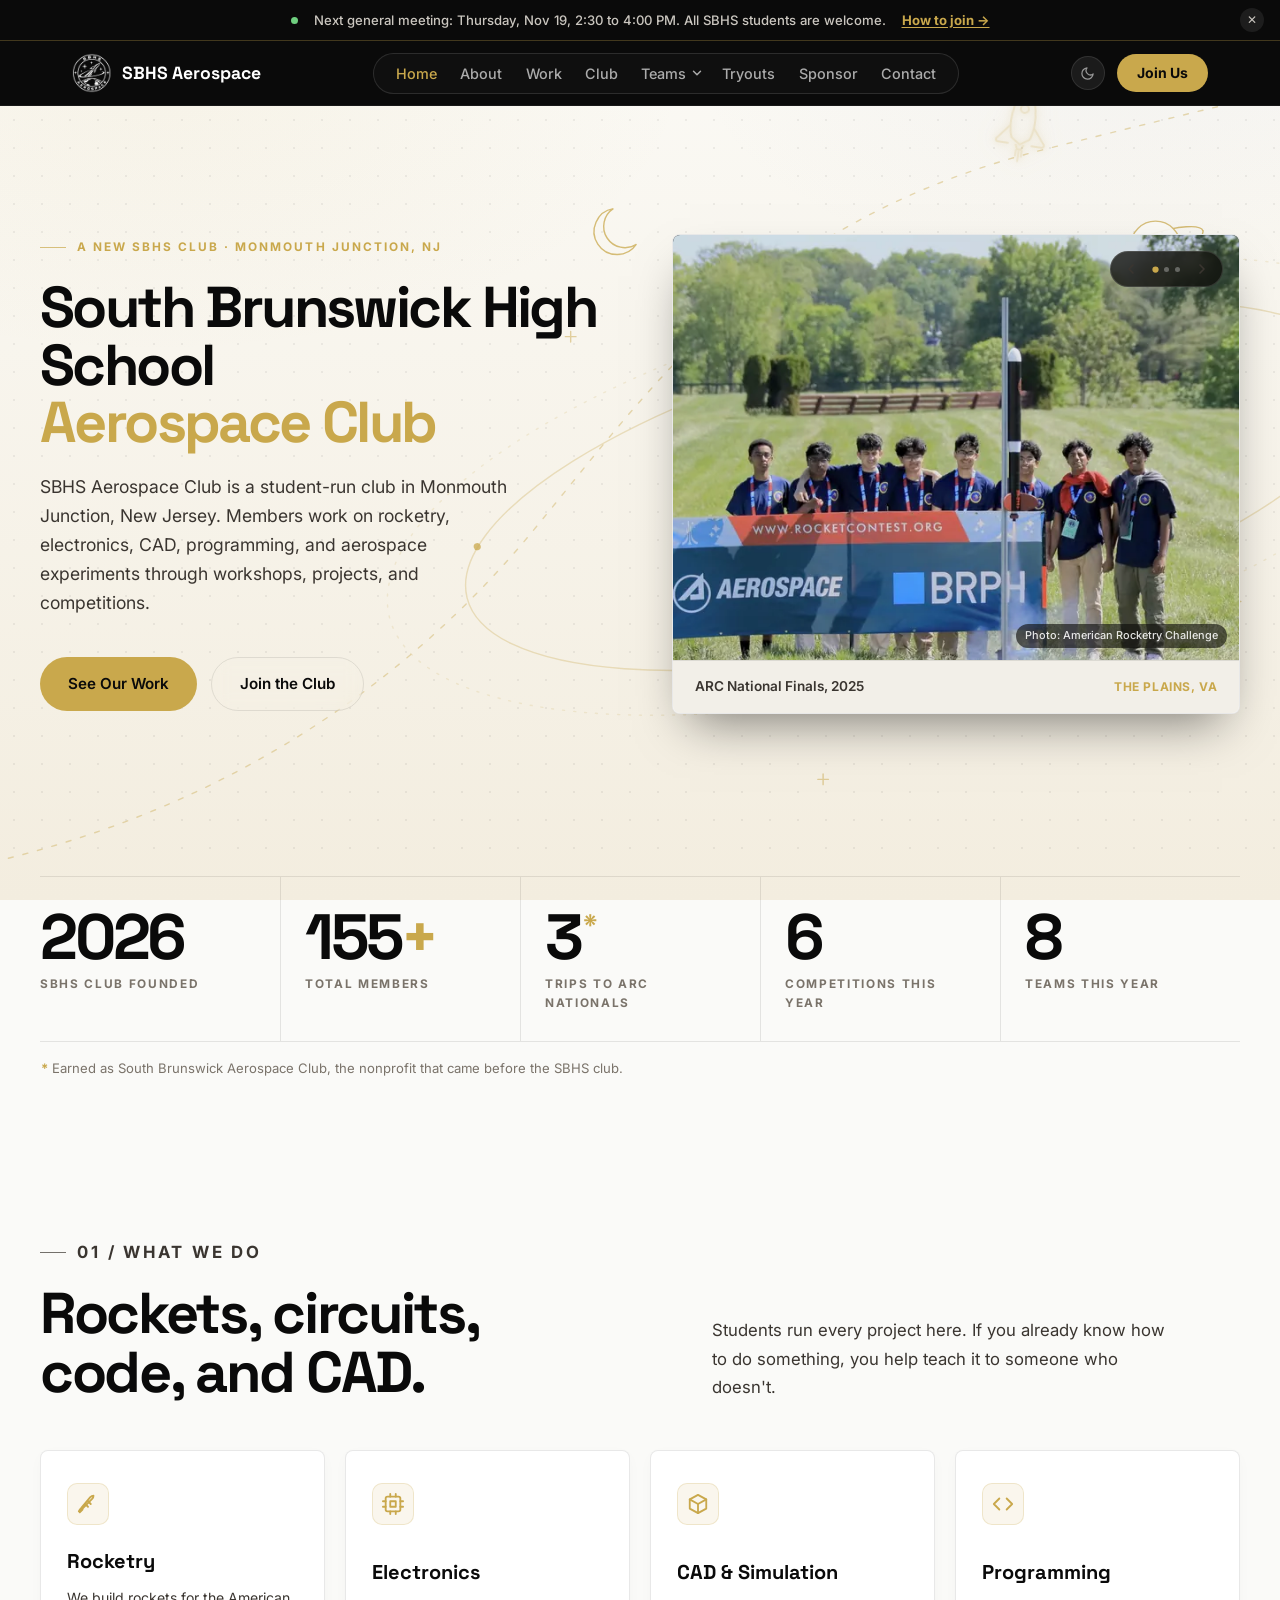
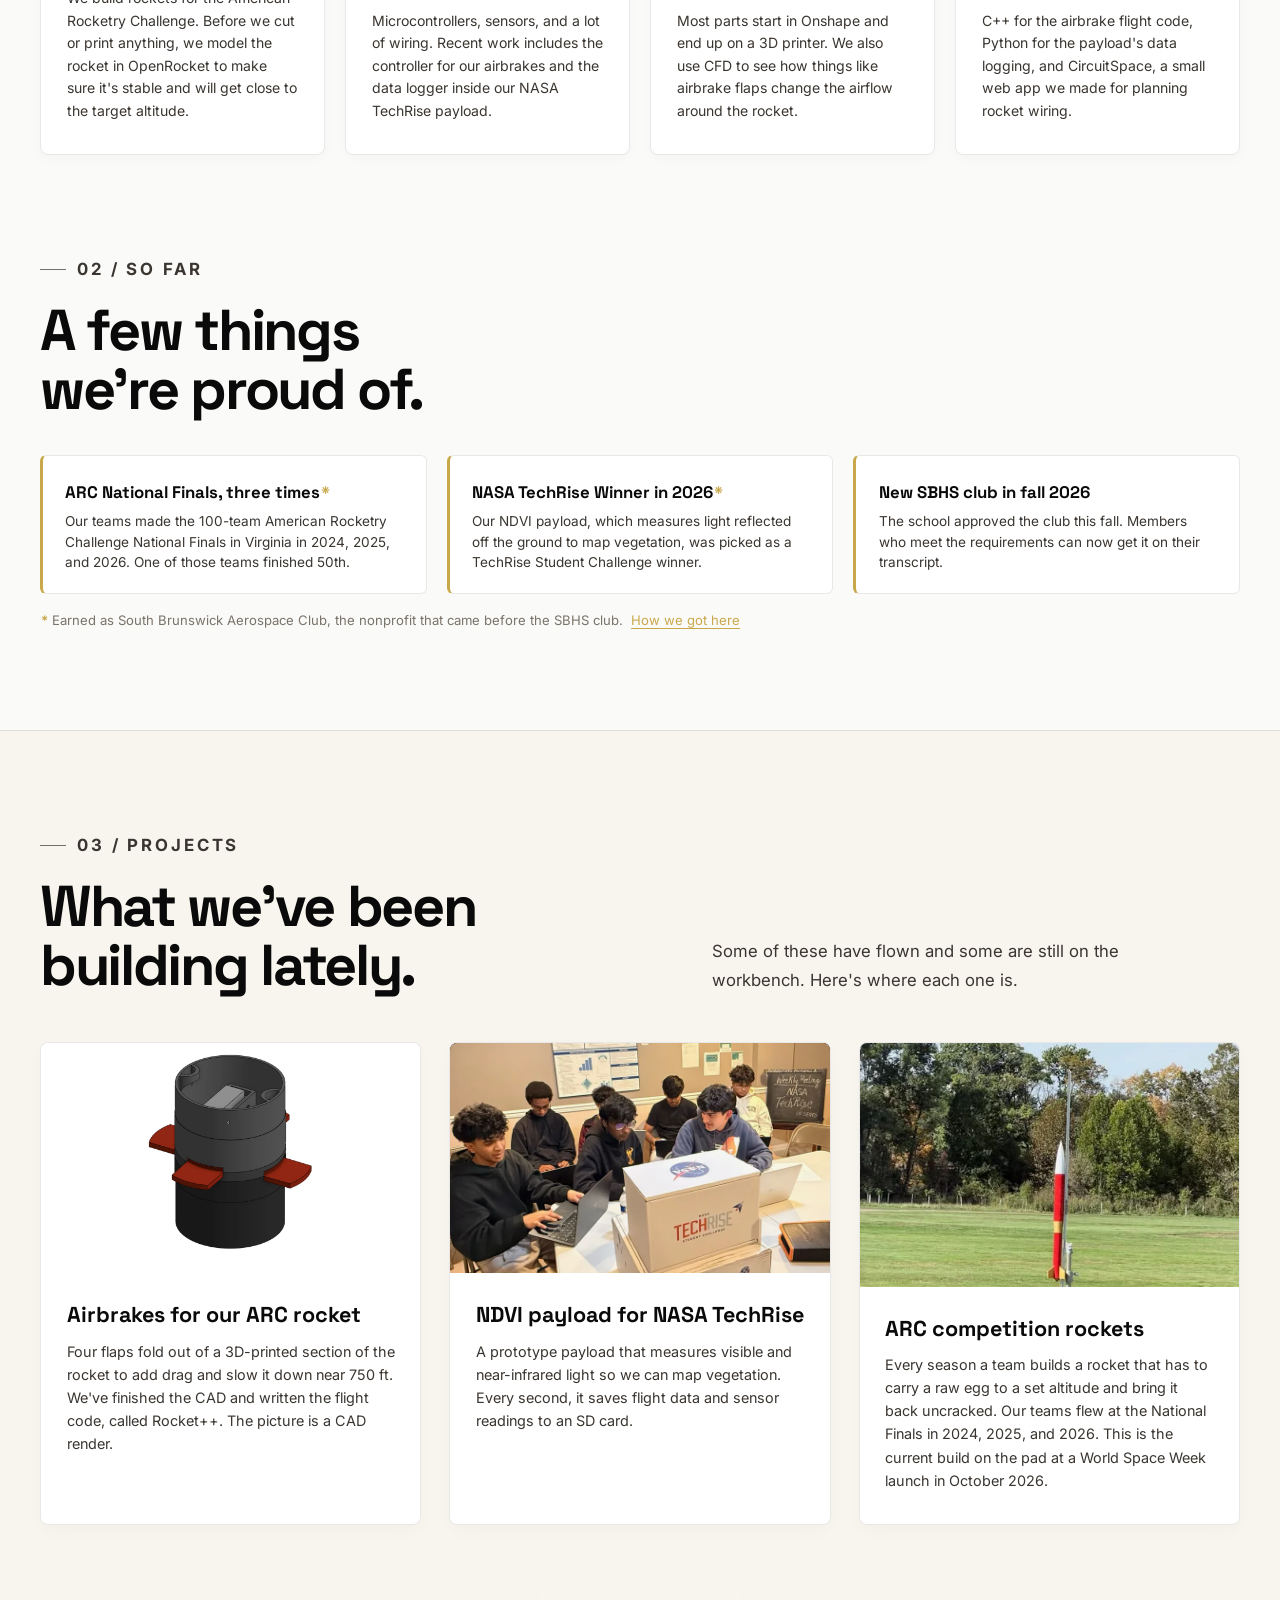
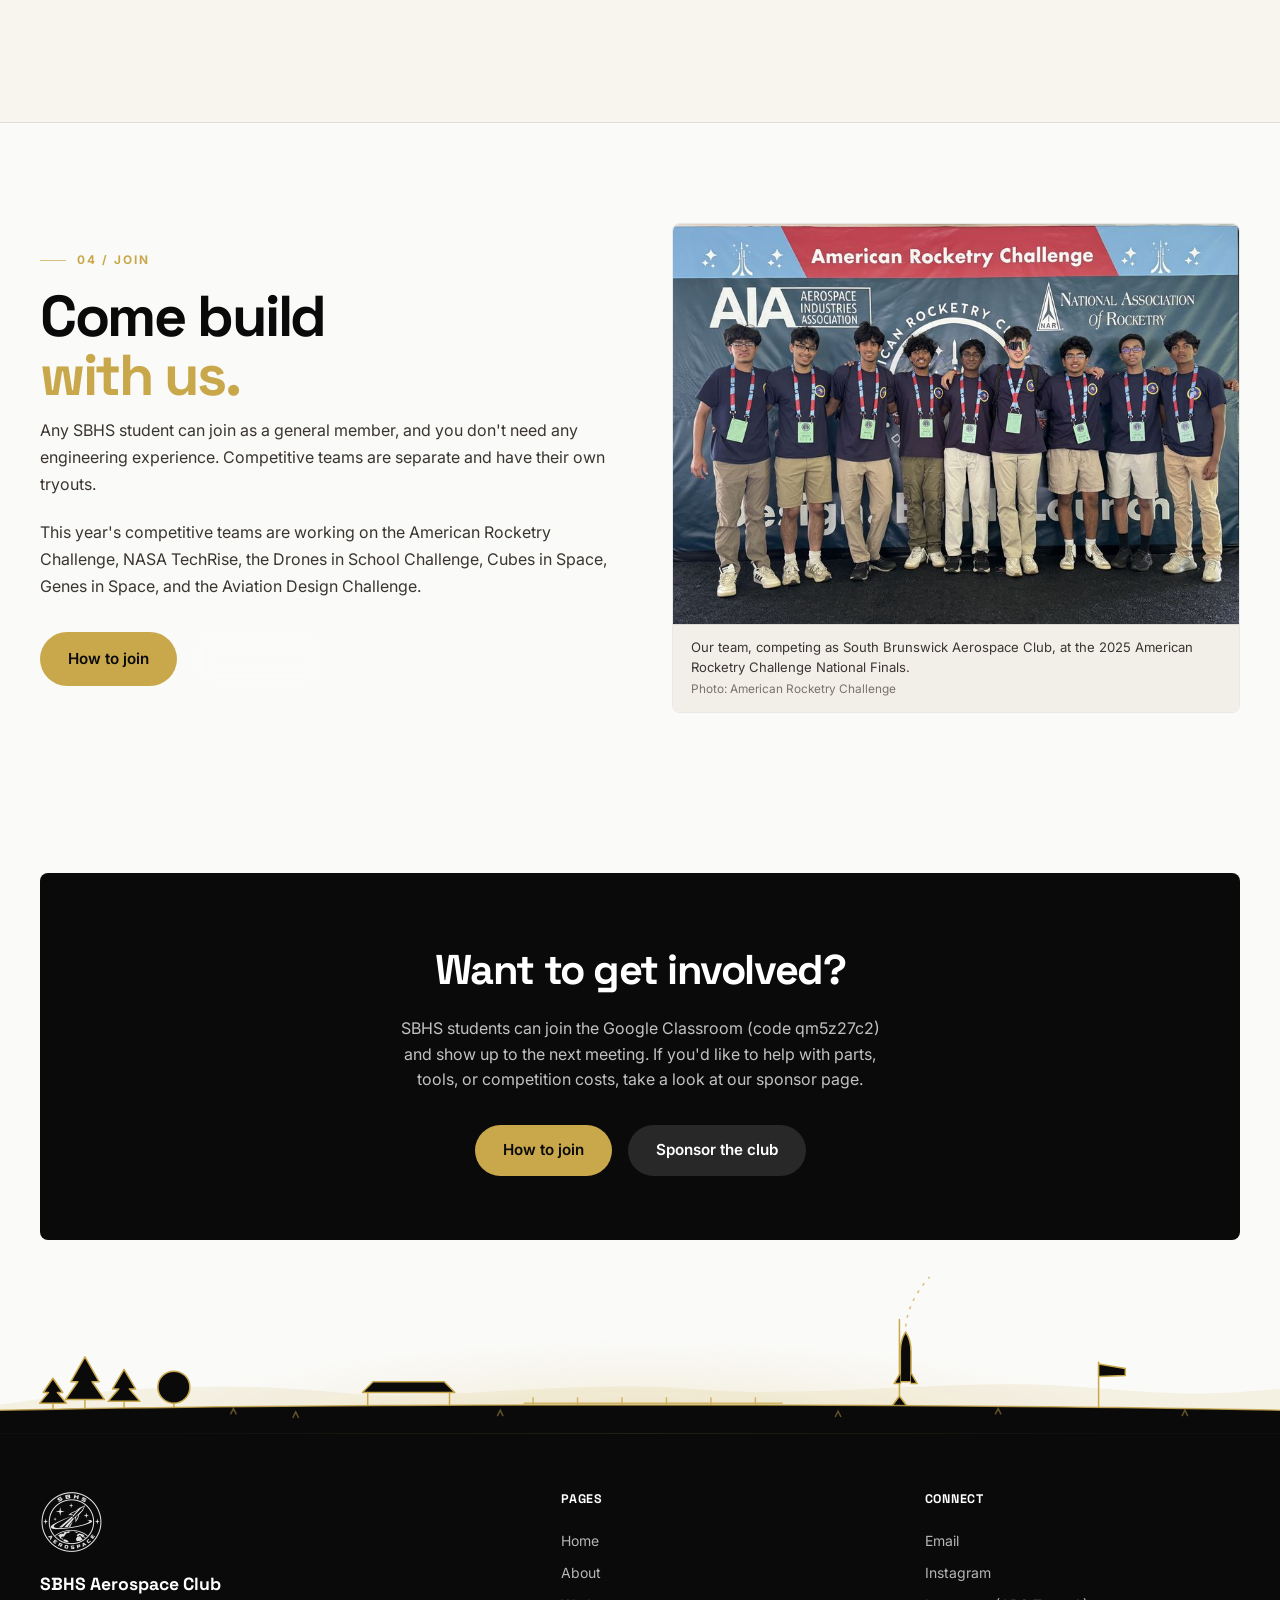
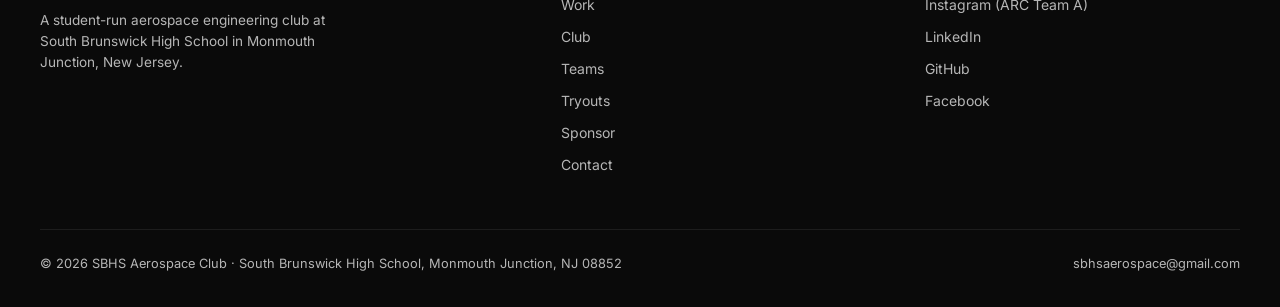
<file: index.html>
<!DOCTYPE html>
<html lang="en" data-theme="light">

<head>
  <meta charset="UTF-8" />

  <meta name="viewport" content="width=device-width, initial-scale=1.0" />
  <title>South Brunswick High School Aerospace Club | SBHS Rocketry</title>
  <meta name="description" content="South Brunswick High School Aerospace Club designs, builds, and launches competition rockets while exploring aerospace engineering, electronics, CAD, and rocketry." />
  <meta name="google-site-verification" content="ZS9qT9Q0eaQe0GyUdbL14xlJrhSv3LWljfJ9KugIZxM" />
  <meta name="robots" content="index, follow, max-image-preview:large" />
  <link rel="canonical" href="https://sbaerospace.vercel.app/" />
  <meta property="og:type" content="website" />
  <meta property="og:site_name" content="SBHS Aerospace Club" />
  <meta property="og:locale" content="en_US" />
  <meta property="og:title" content="South Brunswick High School Aerospace Club | SBHS Rocketry" />
  <meta property="og:description" content="South Brunswick High School Aerospace Club designs, builds, and launches competition rockets while exploring aerospace engineering, electronics, CAD, and rocketry." />
  <meta property="og:url" content="https://sbaerospace.vercel.app/" />
  <meta property="og:image" content="https://sbaerospace.vercel.app/assets/og/sbhs-aerospace-og.jpg" />
  <meta property="og:image:width" content="1200" />
  <meta property="og:image:height" content="630" />
  <meta property="og:image:alt" content="SBHS Aerospace Club members behind the launch rail at the 2025 American Rocketry Challenge National Finals" />
  <meta name="twitter:card" content="summary_large_image" />
  <meta name="twitter:title" content="South Brunswick High School Aerospace Club | SBHS Rocketry" />
  <meta name="twitter:description" content="South Brunswick High School Aerospace Club designs, builds, and launches competition rockets while exploring aerospace engineering, electronics, CAD, and rocketry." />
  <meta name="twitter:image" content="https://sbaerospace.vercel.app/assets/og/sbhs-aerospace-og.jpg" />
  <meta name="twitter:image:alt" content="SBHS Aerospace Club members behind the launch rail at the 2025 American Rocketry Challenge National Finals" />
  <link rel="icon" href="favicon.ico" sizes="any" />
  <link rel="icon" type="image/png" sizes="32x32" href="assets/logo/favicon-32.png" />
  <link rel="apple-touch-icon" href="assets/logo/apple-touch-icon.png" />
  <meta name="theme-color" content="#0A0A0A" />
  <link rel="preconnect" href="https://fonts.googleapis.com" />
  <link rel="preconnect" href="https://fonts.gstatic.com" crossorigin />
  <link rel="stylesheet" href="https://fonts.googleapis.com/css2?family=Inter:wght@400;500;600;700&family=Space+Grotesk:wght@500;600;700&display=swap" />
  <link rel="stylesheet" href="style.css?v=5.3" />
  <script src="main.js?v=5.3" defer></script>
  <script type="application/ld+json">
[
  {
    "@context": "https://schema.org",
    "@type": "WebSite",
    "name": "SBHS Aerospace Club",
    "alternateName": [
      "South Brunswick High School Aerospace Club",
      "SBAerospace"
    ],
    "url": "https://sbaerospace.vercel.app/"
  },
  {
    "@context": "https://schema.org",
    "@type": "Organization",
    "name": "South Brunswick High School Aerospace Club",
    "alternateName": [
      "SBHS Aerospace Club",
      "SBAerospace"
    ],
    "url": "https://sbaerospace.vercel.app/",
    "logo": "https://sbaerospace.vercel.app/assets/logo/badge-gold-512.png",
    "email": "sbhsaerospace@gmail.com",
    "description": "Student-run club at South Brunswick High School where members work on rocketry, electronics, CAD, programming, and aerospace experiments.",
    "address": {
      "@type": "PostalAddress",
      "addressLocality": "Monmouth Junction",
      "addressRegion": "NJ",
      "postalCode": "08852",
      "addressCountry": "US"
    },
    "parentOrganization": {
      "@type": "HighSchool",
      "name": "South Brunswick High School"
    },
    "sameAs": [
      "https://www.instagram.com/sbaeroclub/",
      "https://www.instagram.com/sbhs_aerospaceclub_team_a/",
      "https://www.linkedin.com/company/south-brunswick-high-school-aerospace",
      "https://github.com/SBAerospace",
      "https://www.facebook.com/people/SB-Aerospace/61559474409905/"
    ]
  }
]
  </script>
</head>

<body>
  <a href="#main" class="skip-link">Skip to content</a>
  <div class="sky" aria-hidden="true">
    <div class="sky__night"></div>
    <div class="sky__dawn"></div>
    <div class="sky__stars"><span style="top:35.8%;left:96.2%;width:1.5px;height:1.5px;--d:4.3s;--delay:3.4s;--o:0.55"></span><span style="top:10.1%;left:13.1%;width:1.5px;height:1.5px;--d:6.4s;--delay:3.2s;--o:0.67"></span><span style="top:17.2%;left:90.8%;width:1px;height:1px;--d:5.6s;--delay:1.3s;--o:0.39"></span><span style="top:12.5%;left:84.2%;width:1px;height:1px;--d:3.8s;--delay:5.8s;--o:0.89"></span><span style="top:49.4%;left:50.3%;width:1px;height:1px;--d:5.2s;--delay:2.8s;--o:0.37"></span><span style="top:12.1%;left:24.2%;width:2px;height:2px;--d:5.5s;--delay:5.1s;--o:0.70"></span><span style="top:7.3%;left:97.5%;width:1.5px;height:1.5px;--d:5.6s;--delay:3.6s;--o:0.46"></span><span style="top:20.3%;left:29.5%;width:1.5px;height:1.5px;--d:6.3s;--delay:4.3s;--o:0.70"></span><span style="top:6.1%;left:47.5%;width:1.5px;height:1.5px;--d:3.4s;--delay:5.4s;--o:0.87"></span><span style="top:53.4%;left:31.8%;width:1.5px;height:1.5px;--d:4.1s;--delay:0.8s;--o:0.85"></span><span style="top:41.0%;left:71.7%;width:2px;height:2px;--d:6.3s;--delay:0.9s;--o:0.56"></span><span style="top:59.9%;left:3.0%;width:1px;height:1px;--d:6.9s;--delay:5.7s;--o:0.52"></span><span style="top:64.3%;left:17.6%;width:1.5px;height:1.5px;--d:4.7s;--delay:3.1s;--o:0.41"></span><span style="top:70.8%;left:49.0%;width:1.5px;height:1.5px;--d:3.4s;--delay:4.4s;--o:0.74"></span><span style="top:78.2%;left:76.5%;width:1px;height:1px;--d:6.9s;--delay:2.9s;--o:0.64"></span><span style="top:7.9%;left:56.3%;width:1.5px;height:1.5px;--d:6.5s;--delay:0.2s;--o:0.87"></span><span style="top:54.4%;left:20.7%;width:1px;height:1px;--d:3.8s;--delay:5.1s;--o:0.39"></span><span style="top:25.4%;left:18.5%;width:1px;height:1px;--d:5.8s;--delay:4.1s;--o:0.53"></span><span style="top:35.6%;left:37.2%;width:1px;height:1px;--d:5.8s;--delay:3.5s;--o:0.55"></span><span style="top:64.7%;left:65.5%;width:1px;height:1px;--d:5.8s;--delay:2.1s;--o:0.80"></span><span style="top:12.2%;left:28.7%;width:1px;height:1px;--d:5.1s;--delay:2.2s;--o:0.52"></span><span style="top:15.3%;left:53.9%;width:1px;height:1px;--d:6.2s;--delay:5.1s;--o:0.71"></span><span style="top:88.9%;left:85.5%;width:1px;height:1px;--d:5.2s;--delay:3.5s;--o:0.38"></span><span style="top:55.2%;left:68.4%;width:1.5px;height:1.5px;--d:4.7s;--delay:4.9s;--o:0.77"></span><span style="top:10.9%;left:57.5%;width:1px;height:1px;--d:5.2s;--delay:1.0s;--o:0.40"></span><span style="top:5.2%;left:77.7%;width:1.5px;height:1.5px;--d:3.5s;--delay:3.4s;--o:0.79"></span><span style="top:63.1%;left:68.2%;width:2px;height:2px;--d:3.8s;--delay:0.7s;--o:0.81"></span><span style="top:35.7%;left:40.1%;width:1.5px;height:1.5px;--d:5.5s;--delay:1.4s;--o:0.48"></span><span style="top:42.5%;left:62.1%;width:1px;height:1px;--d:4.3s;--delay:3.9s;--o:0.61"></span><span style="top:6.2%;left:55.0%;width:1px;height:1px;--d:4.6s;--delay:5.8s;--o:0.65"></span><span style="top:70.1%;left:30.0%;width:1px;height:1px;--d:3.5s;--delay:5.6s;--o:0.43"></span><span style="top:77.2%;left:71.6%;width:1px;height:1px;--d:4.8s;--delay:5.9s;--o:0.75"></span><span style="top:74.9%;left:75.3%;width:1px;height:1px;--d:5.1s;--delay:4.2s;--o:0.61"></span><span style="top:74.8%;left:12.6%;width:2.5px;height:2.5px;--d:6.3s;--delay:3.4s;--o:0.93"></span><span style="top:49.4%;left:61.4%;width:1px;height:1px;--d:6.6s;--delay:1.5s;--o:0.82"></span><span style="top:30.6%;left:85.1%;width:1.5px;height:1.5px;--d:3.7s;--delay:2.1s;--o:0.70"></span><span style="top:63.4%;left:30.0%;width:2.5px;height:2.5px;--d:4.6s;--delay:3.1s;--o:0.35"></span><span style="top:12.7%;left:55.9%;width:1.5px;height:1.5px;--d:6.0s;--delay:3.8s;--o:0.40"></span><span style="top:11.5%;left:8.5%;width:1px;height:1px;--d:3.2s;--delay:5.2s;--o:0.75"></span><span style="top:54.4%;left:26.3%;width:2.5px;height:2.5px;--d:5.4s;--delay:2.7s;--o:0.87"></span><span style="top:26.5%;left:21.2%;width:1.5px;height:1.5px;--d:4.1s;--delay:4.5s;--o:0.68"></span><span style="top:67.4%;left:21.9%;width:2.5px;height:2.5px;--d:4.1s;--delay:1.6s;--o:0.52"></span><span style="top:50.6%;left:60.8%;width:1px;height:1px;--d:6.5s;--delay:5.3s;--o:0.44"></span><span style="top:33.4%;left:91.3%;width:1px;height:1px;--d:3.3s;--delay:0.4s;--o:0.37"></span><span style="top:89.0%;left:26.4%;width:1.5px;height:1.5px;--d:3.4s;--delay:2.2s;--o:0.44"></span><span style="top:22.9%;left:21.2%;width:1.5px;height:1.5px;--d:4.2s;--delay:4.6s;--o:0.94"></span><span style="top:47.6%;left:1.6%;width:2px;height:2px;--d:3.0s;--delay:2.1s;--o:0.90"></span><span style="top:70.4%;left:93.6%;width:1px;height:1px;--d:6.7s;--delay:3.7s;--o:0.83"></span><span style="top:11.5%;left:42.9%;width:2px;height:2px;--d:3.5s;--delay:0.9s;--o:0.64"></span><span style="top:32.7%;left:61.2%;width:1.5px;height:1.5px;--d:4.9s;--delay:5.5s;--o:0.68"></span><span style="top:16.9%;left:75.5%;width:2.5px;height:2.5px;--d:4.7s;--delay:0.5s;--o:0.48"></span><span style="top:20.8%;left:78.8%;width:1px;height:1px;--d:6.3s;--delay:0.6s;--o:0.71"></span><span style="top:27.3%;left:59.8%;width:1px;height:1px;--d:5.9s;--delay:2.0s;--o:0.52"></span><span style="top:10.6%;left:58.8%;width:1.5px;height:1.5px;--d:3.8s;--delay:5.4s;--o:0.70"></span><span style="top:40.4%;left:15.6%;width:1px;height:1px;--d:5.7s;--delay:3.0s;--o:0.45"></span><span style="top:8.6%;left:39.1%;width:1px;height:1px;--d:3.1s;--delay:2.7s;--o:0.68"></span><span style="top:85.0%;left:54.6%;width:1.5px;height:1.5px;--d:3.2s;--delay:1.1s;--o:0.93"></span><span style="top:62.1%;left:49.0%;width:1px;height:1px;--d:5.0s;--delay:1.5s;--o:0.38"></span><span style="top:76.6%;left:14.1%;width:1.5px;height:1.5px;--d:4.2s;--delay:3.7s;--o:0.44"></span><span style="top:62.1%;left:61.6%;width:1px;height:1px;--d:4.2s;--delay:5.6s;--o:0.94"></span><span style="top:79.1%;left:44.8%;width:2.5px;height:2.5px;--d:3.4s;--delay:5.1s;--o:0.66"></span><span style="top:10.3%;left:96.4%;width:2.5px;height:2.5px;--d:6.4s;--delay:4.2s;--o:0.53"></span><span style="top:74.7%;left:32.0%;width:1.5px;height:1.5px;--d:6.1s;--delay:4.0s;--o:0.85"></span><span style="top:23.5%;left:25.2%;width:1.5px;height:1.5px;--d:5.6s;--delay:5.6s;--o:0.42"></span></div>
  </div>

  <header>
    <div class="nav-inner">
      <a href="index.html" class="logo">
        <img src="assets/logo/badge-white-96.png" alt="" width="40" height="40" />
        SBHS Aerospace
      </a>
      <nav class="nav-links" aria-label="Primary navigation">
        <a href="index.html">Home</a>
        <a href="about.html">About</a>
        <a href="projects.html">Work</a>
        <a href="club.html">Club</a>
        <div class="nav-dropdown" id="teamsDropdown">
          <a href="teams.html" class="nav-dropdown-link">Teams</a>
          <button class="nav-dropdown-toggle" type="button" aria-expanded="false" aria-controls="teamsMenu" aria-label="Show the list of teams">
            <svg viewBox="0 0 24 24" width="14" height="14" fill="none" stroke="currentColor" stroke-width="2.5" stroke-linecap="round" stroke-linejoin="round" aria-hidden="true"><polyline points="6 9 12 15 18 9" /></svg>
          </button>
          <div class="nav-dropdown-menu" id="teamsMenu">
            <a href="teams.html#arc">American Rocketry Challenge (2 teams)</a>
            <a href="teams.html#techrise">NASA TechRise</a>
            <a href="teams.html#drones-in-school">Drones in School Challenge</a>
            <a href="teams.html#cubes-in-space">Cubes in Space</a>
            <a href="teams.html#genes-in-space">Genes in Space (2 teams)</a>
            <a href="teams.html#aviation-design">Aviation Design Challenge</a>
          </div>
        </div>
        <a href="tryouts.html">Tryouts</a>
        <a href="sponsor.html">Sponsor</a>
        <a href="contact.html">Contact</a>
      </nav>
      <div class="nav-actions">
        <button class="theme-toggle" id="themeToggle" aria-label="Toggle dark mode">
          <svg class="icon-moon" viewBox="0 0 24 24" fill="none" stroke="currentColor" stroke-width="2"
            stroke-linecap="round" stroke-linejoin="round" aria-hidden="true">
            <path d="M21 12.79A9 9 0 1 1 11.21 3 7 7 0 0 0 21 12.79z" />
          </svg>
          <svg class="icon-sun" viewBox="0 0 24 24" fill="none" stroke="currentColor" stroke-width="2"
            stroke-linecap="round" stroke-linejoin="round" aria-hidden="true">
            <circle cx="12" cy="12" r="5" />
            <line x1="12" y1="1" x2="12" y2="3" />
            <line x1="12" y1="21" x2="12" y2="23" />
            <line x1="4.22" y1="4.22" x2="5.64" y2="5.64" />
            <line x1="18.36" y1="18.36" x2="19.78" y2="19.78" />
            <line x1="1" y1="12" x2="3" y2="12" />
            <line x1="21" y1="12" x2="23" y2="12" />
            <line x1="4.22" y1="19.78" x2="5.64" y2="18.36" />
            <line x1="18.36" y1="5.64" x2="19.78" y2="4.22" />
          </svg>
        </button>

        <a href="club.html#join" class="btn-nav">Join Us</a>
        <button class="hamburger" id="hamburger" aria-label="Open menu" aria-expanded="false" aria-controls="mobileNav">
          <span></span><span></span><span></span>
        </button>
      </div>
    </div>
  </header>

  <nav class="mobile-nav" id="mobileNav" aria-label="Mobile navigation">
    <a href="index.html">Home</a>
    <a href="about.html">About</a>
    <a href="projects.html">Work</a>
    <a href="club.html">Club</a>
    <a href="teams.html">Teams</a>
    <div class="mobile-subnav">
      <a href="teams.html#arc">American Rocketry Challenge (2 teams)</a>
      <a href="teams.html#techrise">NASA TechRise</a>
      <a href="teams.html#drones-in-school">Drones in School Challenge</a>
      <a href="teams.html#cubes-in-space">Cubes in Space</a>
      <a href="teams.html#genes-in-space">Genes in Space (2 teams)</a>
      <a href="teams.html#aviation-design">Aviation Design Challenge</a>
    </div>
    <a href="tryouts.html">Tryouts</a>
    <a href="sponsor.html">Sponsor</a>
    <a href="contact.html">Contact</a>
  </nav>

  <main id="main">

    <!-- HERO -->
    <section class="hero">
      <div class="hero-bg-dots" aria-hidden="true"></div>
      <svg class="hero-scene" viewBox="0 0 1440 860" preserveAspectRatio="xMidYMid slice" aria-hidden="true" focusable="false">
        <g transform="rotate(-14 1030 430)">
          <ellipse class="orbit faint" cx="1030" cy="430" rx="610" ry="218" />
          <ellipse class="orbit" cx="1030" cy="430" rx="520" ry="170" />
          <circle class="node" cx="535" cy="377" r="4" /><circle class="node" cx="1489" cy="350" r="4" /><circle class="node" cx="985" cy="599" r="4" />
        </g>
        <path class="trajectory" d="M -40 860 C 250 800, 460 650, 600 480 S 860 130, 1180 50 S 1440 -10, 1520 -40" />
        <g class="planet" transform="translate(1300 160)">
          <path class="ring" d="M -56 0 A 56 14 0 0 1 56 0" transform="rotate(-18)" />
          <circle r="28" />
          <path class="band-line" d="M -24 -8 C -8 -2 8 -2 24 -8" />
          <path class="ring" d="M -56 0 A 56 14 0 0 0 56 0" transform="rotate(-18)" />
        </g>
        <path class="moon" d="M 690 118 A 26 26 0 1 0 716 158 A 20 20 0 1 1 690 118 Z" />
        <path class="plus" d="M 636 262 h12 m-6 -6 v12 M 1384 560 h12 m-6 -6 v12 M 86 640 h12 m-6 -6 v12 M 920 760 h12 m-6 -6 v12" />
      </svg>
      <div class="hero-interactive-scene" aria-hidden="true">
        <div class="interactive-rocket" id="heroRocket">
          <svg viewBox="0 0 100 100" fill="none" xmlns="http://www.w3.org/2000/svg">
            <path d="M50 15C50 15 38 32 38 55C38 65 41 72 41 72L50 78L59 72C59 72 62 65 62 55C62 32 50 15 50 15Z"
              stroke="var(--accent)" stroke-width="2" stroke-linejoin="round" />
            <path d="M38 60L26 75C26 75 25 78 28 78H38" stroke="var(--accent)" stroke-width="2" stroke-linecap="round"
              stroke-linejoin="round" />
            <path d="M62 60L74 75C74 75 75 78 72 78H62" stroke="var(--accent)" stroke-width="2" stroke-linecap="round"
              stroke-linejoin="round" />
            <path d="M46 78L48 83H52L54 78" stroke="var(--accent)" stroke-width="2" stroke-linejoin="round" />
            <circle cx="50" cy="42" r="4" stroke="var(--accent)" stroke-width="2" />
            <path class="rocket-flame" d="M50 85V95M47 84V90M53 84V90" stroke="var(--accent)" stroke-width="1.5"
              stroke-linecap="round" />
          </svg>
        </div>
      </div>
      <div class="hero-inner container">
        <div class="hero-text-wrap">
          <p class="eyebrow">A new SBHS club &middot; Monmouth Junction, NJ</p>
          <h1 class="hero-title">
            South Brunswick High School<br />
            <em>Aerospace Club</em>
          </h1>
          <p class="hero-sub">
            SBHS Aerospace Club is a student-run club in Monmouth Junction, New Jersey. Members work on rocketry,
            electronics, CAD, programming, and aerospace experiments through workshops, projects, and competitions.
          </p>
          <div class="hero-btns">
            <a href="projects.html" class="btn btn-primary">See Our Work</a>
            <a href="club.html#join" class="btn btn-outline">Join the Club</a>
          </div>
        </div>
        <div class="hero-image-wrap">
          <div class="hero-slideshow" id="heroSlideshow" role="region" aria-label="Photos from SBHS Aerospace Club competitions">
            <div class="hero-slides-viewport">
              <div class="hero-slide active" data-title="ARC National Finals, 2025" data-meta="The Plains, VA">
                <img src="assets/photos/arc-2025-finals-launch-1200.webp"
                  srcset="assets/photos/arc-2025-finals-launch-640.webp 640w, assets/photos/arc-2025-finals-launch-1200.webp 1200w"
                  sizes="(max-width: 900px) 100vw, 560px" width="1200" height="1114" fetchpriority="high"
                  alt="SBHS Aerospace Club members stand behind the launch rail as their rocket lifts off at the 2025 American Rocketry Challenge National Finals" />
                <span class="photo-credit">Photo: American Rocketry Challenge</span>
              </div>
              <div class="hero-slide" data-title="NASA TechRise Winner, 2026" data-meta="SBHS">
                <img src="assets/photos/techrise-team-certificate-1600.webp"
                  srcset="assets/photos/techrise-team-certificate-800.webp 800w, assets/photos/techrise-team-certificate-1600.webp 1600w"
                  sizes="(max-width: 900px) 100vw, 560px" width="1600" height="980" loading="lazy" decoding="async"
                  alt="SBHS Aerospace Club TechRise team members and advisor Ms. Chishti holding the NASA TechRise Student Challenge certificate in a school lab" />
              </div>
              <div class="hero-slide" data-title="ARC National Finals, 2024" data-meta="The Plains, VA">
                <img src="assets/photos/arc-2024-finals-launch-1000.webp"
                  srcset="assets/photos/arc-2024-finals-launch-600.webp 600w, assets/photos/arc-2024-finals-launch-1000.webp 1000w"
                  sizes="(max-width: 900px) 100vw, 560px" width="1000" height="1328" loading="lazy" decoding="async"
                  style="object-position: center 60%;"
                  alt="Club members watch their yellow-finned rocket leave the pad at the 2024 American Rocketry Challenge National Finals" />
                <span class="photo-credit">Photo: American Rocketry Challenge</span>
              </div>
            </div>

            <div class="hero-slideshow-controls">
              <button class="hero-slide-btn" id="heroSlidePrev" aria-label="Previous photo">
                <svg viewBox="0 0 24 24" width="16" height="16" fill="none" stroke="currentColor" stroke-width="2.5"
                  stroke-linecap="round" stroke-linejoin="round" aria-hidden="true">
                  <polyline points="15 18 9 12 15 6" />
                </svg>
              </button>
              <div class="hero-slide-dots" id="heroSlideDots">
                <button class="hero-slide-dot active" data-index="0" aria-label="Photo 1"></button>
                <button class="hero-slide-dot" data-index="1" aria-label="Photo 2"></button>
                <button class="hero-slide-dot" data-index="2" aria-label="Photo 3"></button>
              </div>
              <button class="hero-slide-btn" id="heroSlideNext" aria-label="Next photo">
                <svg viewBox="0 0 24 24" width="16" height="16" fill="none" stroke="currentColor" stroke-width="2.5"
                  stroke-linecap="round" stroke-linejoin="round" aria-hidden="true">
                  <polyline points="9 18 15 12 9 6" />
                </svg>
              </button>
            </div>

            <div class="hero-image-caption">
              <span id="heroCaptionTitle">ARC National Finals, 2025</span>
              <span id="heroCaptionMeta"
                style="color: var(--accent); font-size: 0.75rem; font-weight: 700; letter-spacing: 0.05em; text-transform: uppercase;">The Plains, VA</span>
            </div>
          </div>
        </div>
      </div>
    </section>

    <!-- AT A GLANCE -->
    <section class="section-sm" style="padding-top: 10px;">
      <div class="container">
        <dl class="stats-row reveal">
          <div class="stat"><dt>SBHS club founded</dt><dd>2026</dd></div>
          <div class="stat"><dt>Total members</dt><dd>155<span>+</span></dd></div>
          <div class="stat"><dt>Trips to ARC Nationals</dt><dd>3<span class="fn" aria-hidden="true">*</span></dd></div>
          <div class="stat"><dt>Competitions this year</dt><dd>6</dd></div>
          <div class="stat"><dt>Teams this year</dt><dd>8</dd></div>
        </dl>
        <p class="footnote reveal"><span class="fn" aria-hidden="true">*</span> Earned as South Brunswick Aerospace Club, the nonprofit that came before the SBHS club.</p>
      </div>
    </section>

    <!-- WHAT MEMBERS DO -->
    <section class="section">
      <div class="container">
        <div class="split-head reveal">
          <div>
            <p class="eyebrow">01 / What we do</p>
            <h2 class="section-title">Rockets, circuits,<br />code, and CAD.</h2>
          </div>
          <p>Students run every project here. If you already know how to do something, you help teach it to someone who doesn't.</p>
        </div>
        <div class="disciplines-grid">
          <div class="discipline-card reveal">
            <div class="discipline-icon-wrap" aria-hidden="true">
              <svg viewBox="0 0 24 24" width="22" height="22" fill="none" stroke="currentColor" stroke-width="2"
                stroke-linecap="round" stroke-linejoin="round">
                <path
                  d="M4.5 16.5c-1.5 1.25-2.5 3.5-2.5 3.5s2.25-1 3.5-2.5L16.5 6.5c1.5-1.5 1.5-3.5 1.5-3.5s-2 0-3.5 1.5L4.5 16.5z" />
                <path d="M12 9l3 3" />
                <path d="M9 12l3 3" />
                <path d="M3 21l3-3" />
              </svg>
            </div>
            <h3>Rocketry</h3>
            <p>We build rockets for the American Rocketry Challenge. Before we cut or print anything, we model the rocket in OpenRocket to make sure it's stable and will get close to the target altitude.</p>
          </div>

          <div class="discipline-card reveal reveal-delay-1">
            <div class="discipline-icon-wrap" aria-hidden="true">
              <svg viewBox="0 0 24 24" width="22" height="22" fill="none" stroke="currentColor" stroke-width="2"
                stroke-linecap="round" stroke-linejoin="round">
                <rect x="4" y="4" width="16" height="16" rx="2" ry="2" />
                <rect x="9" y="9" width="6" height="6" />
                <line x1="9" y1="1" x2="9" y2="4" />
                <line x1="15" y1="1" x2="15" y2="4" />
                <line x1="9" y1="20" x2="9" y2="23" />
                <line x1="15" y1="20" x2="15" y2="23" />
                <line x1="20" y1="9" x2="23" y2="9" />
                <line x1="20" y1="15" x2="23" y2="15" />
                <line x1="1" y1="9" x2="4" y2="9" />
                <line x1="1" y1="15" x2="4" y2="15" />
              </svg>
            </div>
            <h3>Electronics</h3>
            <p>Microcontrollers, sensors, and a lot of wiring. Recent work includes the controller for our airbrakes and the data logger inside our NASA TechRise payload.</p>
          </div>

          <div class="discipline-card reveal reveal-delay-2">
            <div class="discipline-icon-wrap" aria-hidden="true">
              <svg viewBox="0 0 24 24" width="22" height="22" fill="none" stroke="currentColor" stroke-width="2"
                stroke-linecap="round" stroke-linejoin="round">
                <path d="M12 2l9 5v10l-9 5-9-5V7z" />
                <path d="M12 22V12" />
                <path d="M21 7l-9 5-9-5" />
              </svg>
            </div>
            <h3>CAD &amp; Simulation</h3>
            <p>Most parts start in Onshape and end up on a 3D printer. We also use CFD to see how things like airbrake flaps change the airflow around the rocket.</p>
          </div>

          <div class="discipline-card reveal reveal-delay-3">
            <div class="discipline-icon-wrap" aria-hidden="true">
              <svg viewBox="0 0 24 24" width="22" height="22" fill="none" stroke="currentColor" stroke-width="2"
                stroke-linecap="round" stroke-linejoin="round">
                <polyline points="16 18 22 12 16 6" />
                <polyline points="8 6 2 12 8 18" />
              </svg>
            </div>
            <h3>Programming</h3>
            <p>C++ for the airbrake flight code, Python for the payload's data logging, and CircuitSpace, a small web app we made for planning rocket wiring.</p>
          </div>
        </div>
      </div>
    </section>

    <!-- HIGHLIGHTS -->
    <section class="section" style="padding-top: 0;">
      <div class="container">
        <div class="split-head reveal" style="margin-bottom: 2.25rem;">
          <div>
            <p class="eyebrow">02 / So far</p>
            <h2 class="section-title">A few things<br />we're proud of.</h2>
          </div>
        </div>
        <div class="highlights-grid">
          <div class="highlight-item reveal">
            <h3 class="h-title">ARC National Finals, three times<span class="fn" aria-hidden="true">*</span></h3>
            <p>Our teams made the 100-team American Rocketry Challenge National Finals in Virginia in 2024, 2025, and 2026. One of those teams finished 50th.</p>
          </div>
          <div class="highlight-item reveal reveal-delay-1">
            <h3 class="h-title">NASA TechRise Winner in 2026<span class="fn" aria-hidden="true">*</span></h3>
            <p>Our NDVI payload, which measures light reflected off the ground to map vegetation, was picked as a TechRise Student Challenge winner.</p>
          </div>
          <div class="highlight-item reveal reveal-delay-2">
            <h3 class="h-title">New SBHS club in fall 2026</h3>
            <p>The school approved the club this fall. Members who meet the requirements can now get it on their transcript.</p>
          </div>
        </div>
        <p class="footnote reveal"><span class="fn" aria-hidden="true">*</span> Earned as South Brunswick Aerospace Club, the nonprofit that came before the SBHS club. <a href="about.html#history">How we got here</a></p>
      </div>
    </section>

    <!-- FEATURED PROJECTS -->
    <section class="section section-band">
      <div class="container">
        <div class="split-head reveal">
          <div>
            <p class="eyebrow">03 / Projects</p>
            <h2 class="section-title">What we've been<br />building lately.</h2>
          </div>
          <p>Some of these have flown and some are still on the workbench. Here's where each one is.</p>
        </div>
        <div class="flagship-grid">
          <article class="flagship-card reveal">
            <div class="flagship-img-wrap" style="background: #fff;">
              <img src="assets/photos/airbrake-cad-700.webp" width="700" height="788" loading="lazy" decoding="async"
                style="object-fit: contain;"
                alt="CAD render of the airbrake module: a cylindrical airframe section with four red flaps extended" />
            </div>
            <div class="flagship-body">
              <h3>Airbrakes for our ARC rocket</h3>
              <p>Four flaps fold out of a 3D-printed section of the rocket to add drag and slow it down near 750&nbsp;ft. We've finished the CAD and written the flight code, called Rocket++. The picture is a CAD render.</p>
            </div>
          </article>

          <article class="flagship-card reveal reveal-delay-1">
            <div class="flagship-img-wrap">
              <img src="assets/photos/techrise-weekly-meeting-800.webp" width="800" height="836" loading="lazy" decoding="async"
                style="object-position: center 45%;"
                alt="Team members working on laptops around the NASA TechRise kit boxes at a weekly meeting" />
            </div>
            <div class="flagship-body">
              <h3>NDVI payload for NASA TechRise</h3>
              <p>A prototype payload that measures visible and near-infrared light so we can map vegetation. Every second, it saves flight data and sensor readings to an SD card.</p>
            </div>
          </article>

          <article class="flagship-card reveal reveal-delay-2">
            <div class="flagship-img-wrap photo-full">
              <img src="assets/photos/arc-2027-build-pad-480.webp" width="480" height="308" loading="lazy" decoding="async"
                alt="A red and white SBHS student-built competition rocket standing on a launch rail in a grass field" />
            </div>
            <div class="flagship-body">
              <h3>ARC competition rockets</h3>
              <p>Every season a team builds a rocket that has to carry a raw egg to a set altitude and bring it back uncracked. Our teams flew at the National Finals in 2024, 2025, and 2026. This is the current build on the pad at a World Space Week launch in October 2026.</p>
            </div>
          </article>
        </div>
        <div style="text-align: center; margin-top: 2.75rem;" class="reveal">
          <a href="projects.html" class="btn btn-outline">See all our projects &rarr;</a>
        </div>
      </div>
    </section>

    <!-- MEMBERSHIP + TEAMS -->
    <section class="section">
      <div class="container">
        <div class="teams-preview-grid">
          <div class="reveal">
            <p class="eyebrow">04 / Join</p>
            <h2 class="section-title">Come build<br /><em>with us.</em></h2>
            <p style="color: var(--text-2); line-height: 1.7; margin-bottom: 1.25rem;">
              Any SBHS student can join as a general member, and you don't need any engineering experience.
              Competitive teams are separate and have their own tryouts.
            </p>
            <p style="color: var(--text-2); line-height: 1.7; margin-bottom: 2rem;">
              This year's competitive teams are working on the American Rocketry Challenge, NASA TechRise, the Drones in
              School Challenge, Cubes in Space, Genes in Space, and the Aviation Design Challenge.
            </p>
            <div style="display: flex; gap: 0.85rem; flex-wrap: wrap;">
              <a href="club.html#join" class="btn btn-primary">How to join</a>
              <a href="teams.html" class="btn btn-outline">Our teams</a>
            </div>
          </div>
          <div class="reveal reveal-delay-1">
            <figure class="photo-figure">
              <img src="assets/photos/arc-2025-finals-team-1400.jpg" srcset="assets/photos/arc-2025-finals-team-800.jpg 800w, assets/photos/arc-2025-finals-team-1400.jpg 1400w" sizes="(max-width: 860px) 100vw, 580px" width="1400" height="989" loading="lazy" decoding="async"
                alt="Nine SBHS Aerospace Club members in matching navy shirts in front of the American Rocketry Challenge backdrop" />
              <figcaption>Our team, competing as South Brunswick Aerospace Club, at the 2025 American Rocketry Challenge National Finals. <span class="figcaption-credit">Photo: American Rocketry Challenge</span></figcaption>
            </figure>
          </div>
        </div>
      </div>
    </section>

    <!-- CTA -->
    <section class="section-sm">
      <div class="container">
        <div class="cta-banner reveal">
          <h2>Want to get involved?</h2>
          <p>SBHS students can join the Google Classroom (code qm5z27c2) and show up to the next meeting. If you'd like to help with parts, tools, or competition costs, take a look at our sponsor page.</p>
          <div style="display: flex; gap: 1rem; justify-content: center; flex-wrap: wrap;">
            <a href="club.html#join" class="btn btn-primary">How to join</a>
            <a href="sponsor.html" class="btn" style="background: rgba(255,255,255,0.12); color: inherit;">Sponsor the club</a>
          </div>
        </div>
      </div>
    </section>
  </main>

  <footer>
    <div class="horizon" aria-hidden="true">
      <svg viewBox="0 0 1440 150" preserveAspectRatio="xMaxYMax slice">
        <!-- distant hills -->
        <path class="hz-far" d="M0 118 C 140 96, 260 92, 380 104 S 640 88, 780 100 S 1080 86, 1220 98 S 1380 104, 1440 100 V150 H0 Z" />
        <!-- trees on the left -->
        <g class="hz-shape">
          <path d="M96 124 V112 M96 64 L80 92 H88 L74 112 H118 L104 92 H112 Z" />
          <path d="M140 124 V114 M140 78 L127 100 H134 L122 114 H158 L146 100 H153 Z" />
          <path d="M60 124 V116 M60 88 L49 104 H55 L45 116 H75 L65 104 H71 Z" />
          <circle cx="196" cy="98" r="18" /><path d="M196 116 V124" />
        </g>
        <!-- launch-day canopy -->
        <g class="hz-shape">
          <path d="M420 92 L500 92 L512 104 L408 104 Z" />
          <path d="M414 104 V124 M506 104 V124" />
        </g>
        <!-- fence -->
        <path class="hz-line" d="M590 116 H880 M600 110 V124 M650 110 V124 M700 110 V124 M750 110 V124 M800 110 V124 M850 110 V124" />
        <!-- launch rail with a rocket -->
        <g class="hz-shape">
          <path d="M1000 124 L1012 108 L1024 124 M1012 108 V22" />
          <path d="M1019 36 C 1023 42 1025 50 1025 58 V92 H1013 V58 C1013 50 1015 42 1019 36 Z" />
          <path d="M1013 82 L1006 94 H1013 M1025 82 L1032 94 H1025" />
        </g>
        <path class="hz-dash" d="M1019 30 C 1021 10 1030 -8 1046 -26" />
        <!-- windsock -->
        <g class="hz-shape"><path d="M1236 124 V70" /><path d="M1236 72 L1266 77 L1266 85 L1236 86 Z" /></g>
        <!-- ground -->
        <path class="hz-ground" d="M0 124 C 360 116, 1080 116, 1440 124 V150 H0 Z" />
        <path class="hz-line" d="M0 124 C 360 116, 1080 116, 1440 124" />
        <path class="hz-grass" d="M260 128 l3 -6 l3 6 M330 132 l3 -6 l3 6 M560 130 l3 -6 l3 6 M940 131 l3 -6 l3 6 M1120 128 l3 -6 l3 6 M1330 130 l3 -6 l3 6" />
      </svg>
    </div>
    <div class="footer-inner">
      <div class="footer-brand">
        <img class="footer-badge" src="assets/logo/badge-white-128.png" width="64" height="64" loading="lazy" alt="SBHS Aerospace Club badge" />
        <h3>SBHS Aerospace Club</h3>
        <p>A student-run aerospace engineering club at South Brunswick High School in Monmouth Junction, New Jersey.</p>
      </div>
      <div class="footer-col">
        <h4>Pages</h4>
        <a href="index.html">Home</a>
        <a href="about.html">About</a>
        <a href="projects.html">Work</a>
        <a href="club.html">Club</a>
        <a href="teams.html">Teams</a>
        <a href="tryouts.html">Tryouts</a>
        <a href="sponsor.html">Sponsor</a>
        <a href="contact.html">Contact</a>
      </div>
      <div class="footer-col">
        <h4>Connect</h4>
        <a href="mailto:sbhsaerospace@gmail.com">Email</a>
        <a href="https://www.instagram.com/sbaeroclub/" target="_blank" rel="noopener noreferrer">Instagram</a>
        <a href="https://www.instagram.com/sbhs_aerospaceclub_team_a/" target="_blank" rel="noopener noreferrer">Instagram (ARC Team A)</a>
        <a href="https://www.linkedin.com/company/south-brunswick-high-school-aerospace" target="_blank" rel="noopener noreferrer">LinkedIn</a>
        <a href="https://github.com/SBAerospace" target="_blank" rel="noopener noreferrer">GitHub</a>
        <a href="https://www.facebook.com/people/SB-Aerospace/61559474409905/" target="_blank" rel="noopener noreferrer">Facebook</a>
      </div>
    </div>
    <div class="footer-bottom">
      <span>&copy; <span id="copy-year">2026</span> SBHS Aerospace Club &middot; South Brunswick High School, Monmouth Junction, NJ 08852</span>
      <a href="mailto:sbhsaerospace@gmail.com">sbhsaerospace@gmail.com</a>
    </div>
  </footer>

</body>

</html>
</file>
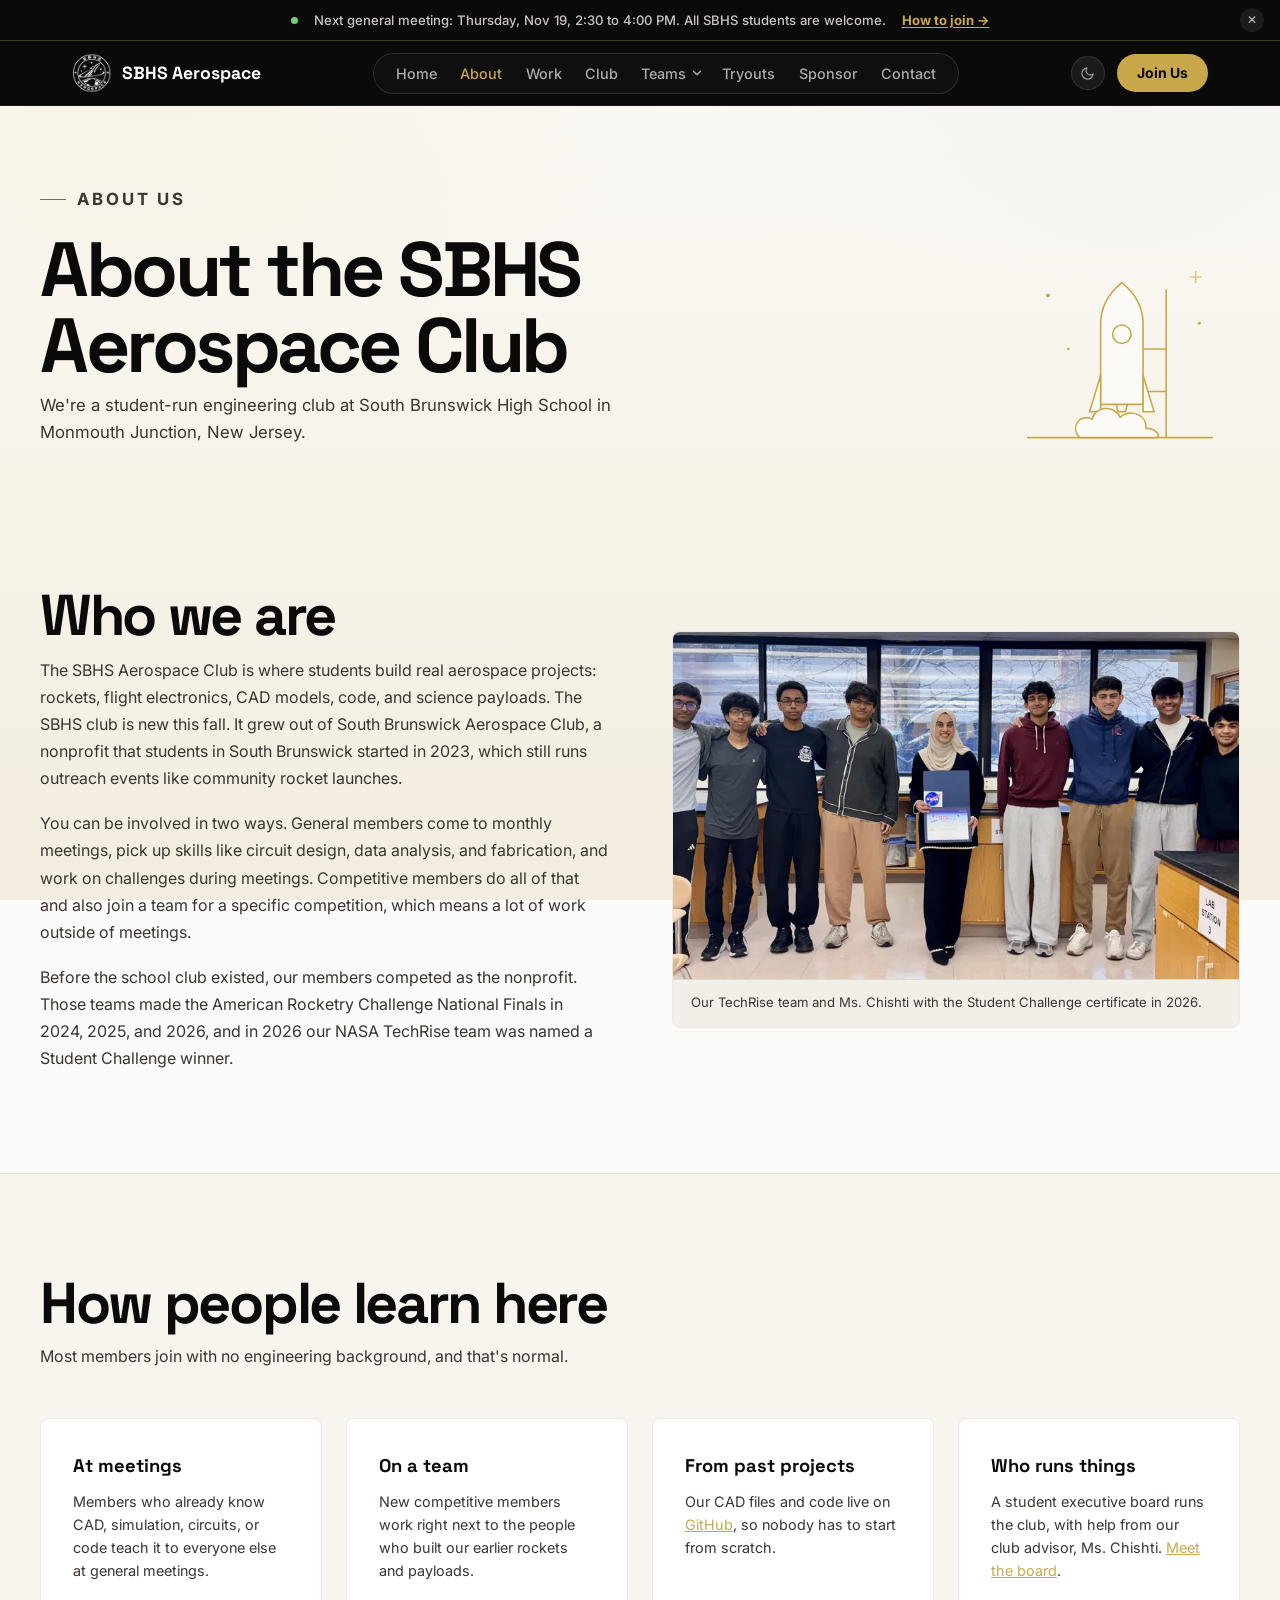
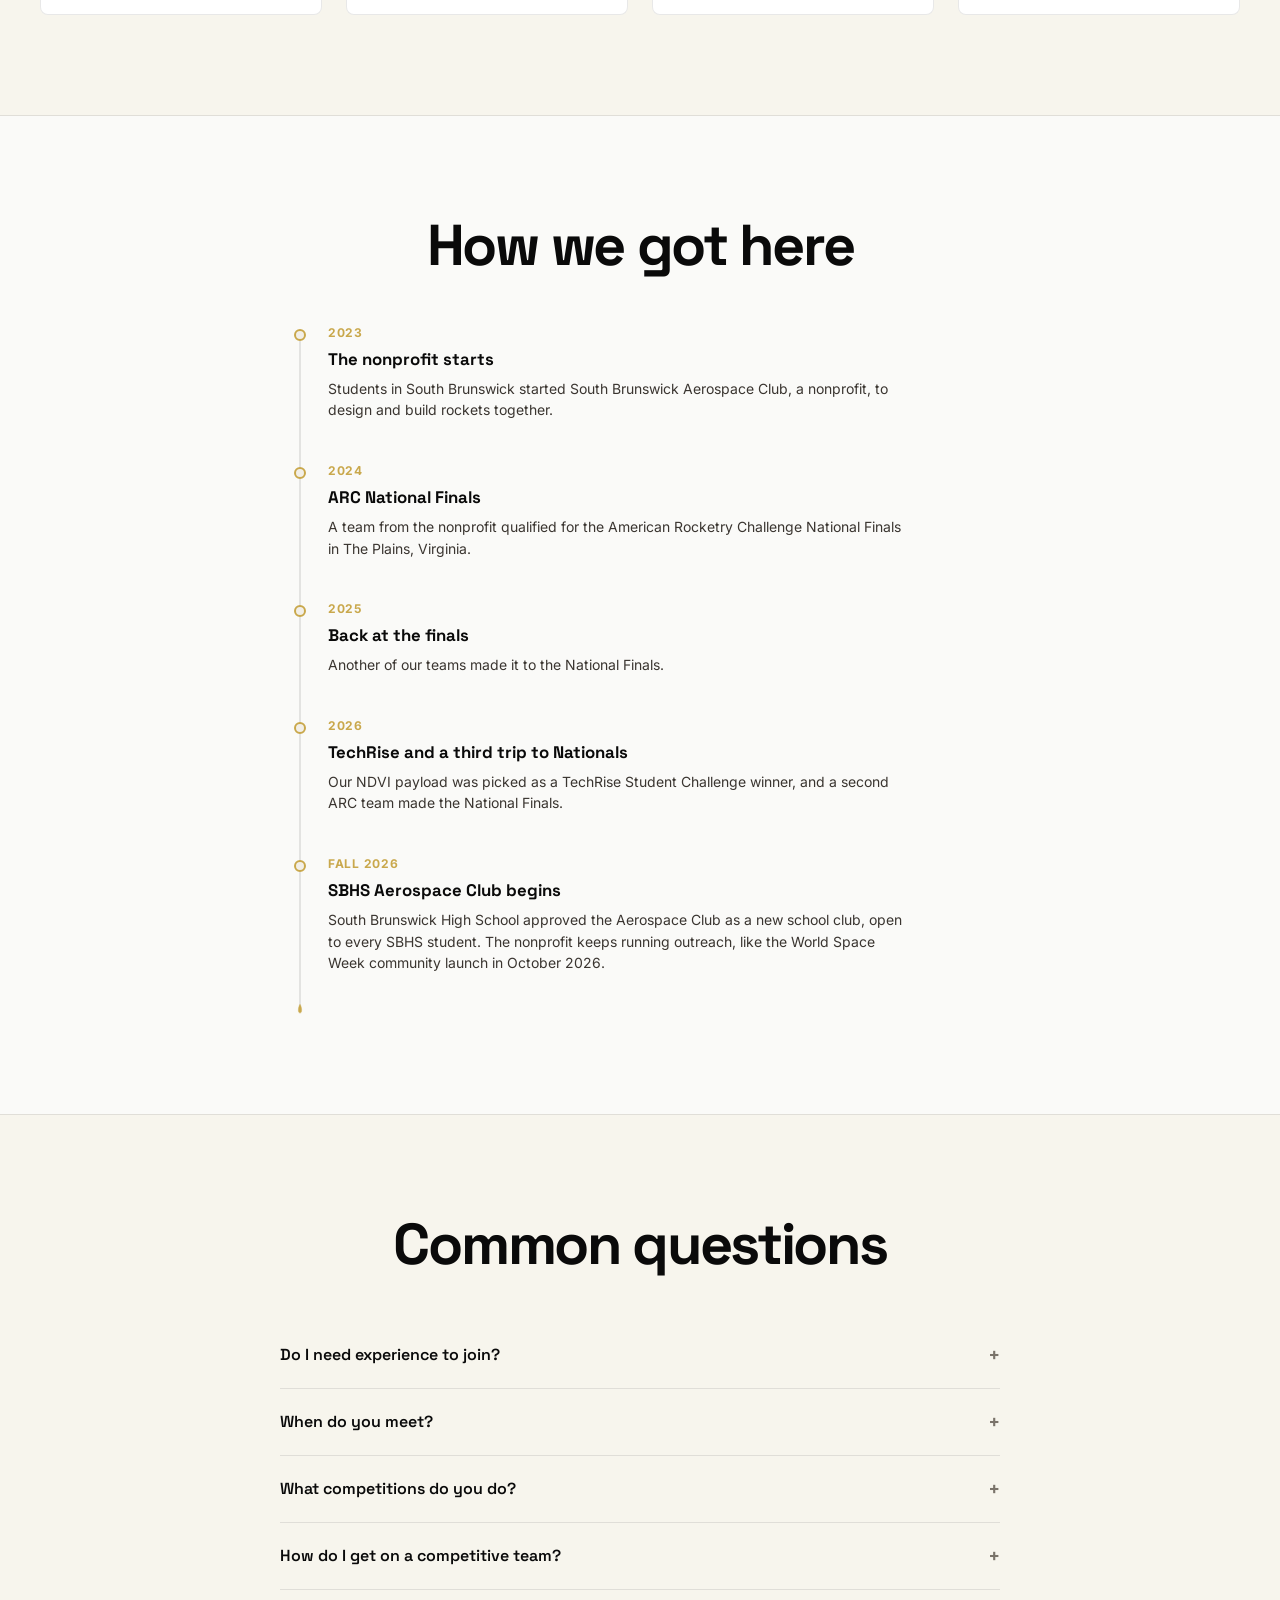
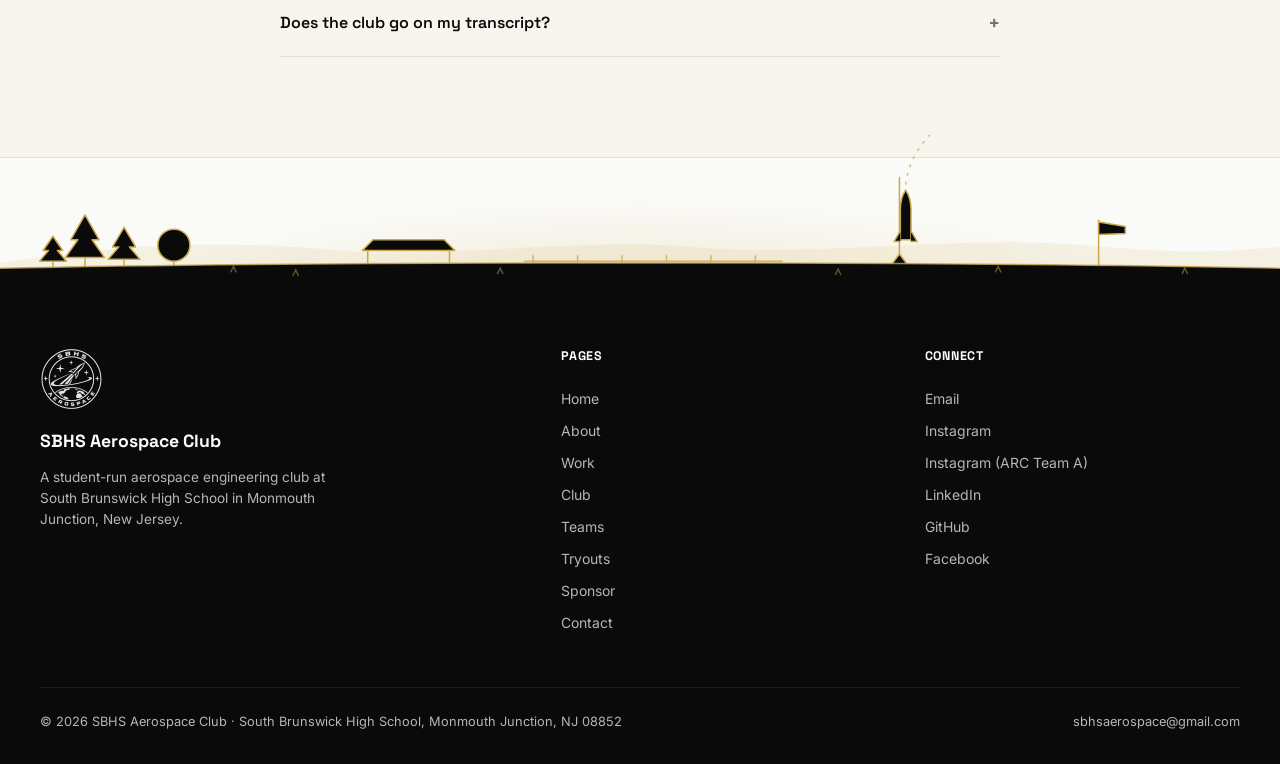
<file: about.html>
<!DOCTYPE html>
<html lang="en" data-theme="light">

<head>
  <meta charset="UTF-8" />

  <meta name="viewport" content="width=device-width, initial-scale=1.0" />
  <title>About the SBHS Aerospace Club | South Brunswick High School</title>
  <meta name="description" content="How the South Brunswick High School Aerospace Club in Monmouth Junction, NJ started, how meetings and mentoring work, and the club’s competition history." />
  <meta name="robots" content="index, follow, max-image-preview:large" />
  <link rel="canonical" href="https://sbaerospace.vercel.app/about.html" />
  <meta property="og:type" content="website" />
  <meta property="og:site_name" content="SBHS Aerospace Club" />
  <meta property="og:locale" content="en_US" />
  <meta property="og:title" content="About the SBHS Aerospace Club | South Brunswick High School" />
  <meta property="og:description" content="How the South Brunswick High School Aerospace Club in Monmouth Junction, NJ started, how meetings and mentoring work, and the club’s competition history." />
  <meta property="og:url" content="https://sbaerospace.vercel.app/about.html" />
  <meta property="og:image" content="https://sbaerospace.vercel.app/assets/og/sbhs-aerospace-og.jpg" />
  <meta property="og:image:width" content="1200" />
  <meta property="og:image:height" content="630" />
  <meta property="og:image:alt" content="SBHS Aerospace Club members behind the launch rail at the 2025 American Rocketry Challenge National Finals" />
  <meta name="twitter:card" content="summary_large_image" />
  <meta name="twitter:title" content="About the SBHS Aerospace Club | South Brunswick High School" />
  <meta name="twitter:description" content="How the South Brunswick High School Aerospace Club in Monmouth Junction, NJ started, how meetings and mentoring work, and the club’s competition history." />
  <meta name="twitter:image" content="https://sbaerospace.vercel.app/assets/og/sbhs-aerospace-og.jpg" />
  <meta name="twitter:image:alt" content="SBHS Aerospace Club members behind the launch rail at the 2025 American Rocketry Challenge National Finals" />
  <link rel="icon" href="favicon.ico" sizes="any" />
  <link rel="icon" type="image/png" sizes="32x32" href="assets/logo/favicon-32.png" />
  <link rel="apple-touch-icon" href="assets/logo/apple-touch-icon.png" />
  <meta name="theme-color" content="#0A0A0A" />
  <link rel="preconnect" href="https://fonts.googleapis.com" />
  <link rel="preconnect" href="https://fonts.gstatic.com" crossorigin />
  <link rel="stylesheet" href="https://fonts.googleapis.com/css2?family=Inter:wght@400;500;600;700&family=Space+Grotesk:wght@500;600;700&display=swap" />
  <link rel="stylesheet" href="style.css?v=5.3" />
  <script src="main.js?v=5.3" defer></script>
</head>

<body>
  <a href="#main" class="skip-link">Skip to content</a>
  <div class="sky" aria-hidden="true">
    <div class="sky__night"></div>
    <div class="sky__dawn"></div>
    <div class="sky__stars"><span style="top:35.8%;left:96.2%;width:1.5px;height:1.5px;--d:4.3s;--delay:3.4s;--o:0.55"></span><span style="top:10.1%;left:13.1%;width:1.5px;height:1.5px;--d:6.4s;--delay:3.2s;--o:0.67"></span><span style="top:17.2%;left:90.8%;width:1px;height:1px;--d:5.6s;--delay:1.3s;--o:0.39"></span><span style="top:12.5%;left:84.2%;width:1px;height:1px;--d:3.8s;--delay:5.8s;--o:0.89"></span><span style="top:49.4%;left:50.3%;width:1px;height:1px;--d:5.2s;--delay:2.8s;--o:0.37"></span><span style="top:12.1%;left:24.2%;width:2px;height:2px;--d:5.5s;--delay:5.1s;--o:0.70"></span><span style="top:7.3%;left:97.5%;width:1.5px;height:1.5px;--d:5.6s;--delay:3.6s;--o:0.46"></span><span style="top:20.3%;left:29.5%;width:1.5px;height:1.5px;--d:6.3s;--delay:4.3s;--o:0.70"></span><span style="top:6.1%;left:47.5%;width:1.5px;height:1.5px;--d:3.4s;--delay:5.4s;--o:0.87"></span><span style="top:53.4%;left:31.8%;width:1.5px;height:1.5px;--d:4.1s;--delay:0.8s;--o:0.85"></span><span style="top:41.0%;left:71.7%;width:2px;height:2px;--d:6.3s;--delay:0.9s;--o:0.56"></span><span style="top:59.9%;left:3.0%;width:1px;height:1px;--d:6.9s;--delay:5.7s;--o:0.52"></span><span style="top:64.3%;left:17.6%;width:1.5px;height:1.5px;--d:4.7s;--delay:3.1s;--o:0.41"></span><span style="top:70.8%;left:49.0%;width:1.5px;height:1.5px;--d:3.4s;--delay:4.4s;--o:0.74"></span><span style="top:78.2%;left:76.5%;width:1px;height:1px;--d:6.9s;--delay:2.9s;--o:0.64"></span><span style="top:7.9%;left:56.3%;width:1.5px;height:1.5px;--d:6.5s;--delay:0.2s;--o:0.87"></span><span style="top:54.4%;left:20.7%;width:1px;height:1px;--d:3.8s;--delay:5.1s;--o:0.39"></span><span style="top:25.4%;left:18.5%;width:1px;height:1px;--d:5.8s;--delay:4.1s;--o:0.53"></span><span style="top:35.6%;left:37.2%;width:1px;height:1px;--d:5.8s;--delay:3.5s;--o:0.55"></span><span style="top:64.7%;left:65.5%;width:1px;height:1px;--d:5.8s;--delay:2.1s;--o:0.80"></span><span style="top:12.2%;left:28.7%;width:1px;height:1px;--d:5.1s;--delay:2.2s;--o:0.52"></span><span style="top:15.3%;left:53.9%;width:1px;height:1px;--d:6.2s;--delay:5.1s;--o:0.71"></span><span style="top:88.9%;left:85.5%;width:1px;height:1px;--d:5.2s;--delay:3.5s;--o:0.38"></span><span style="top:55.2%;left:68.4%;width:1.5px;height:1.5px;--d:4.7s;--delay:4.9s;--o:0.77"></span><span style="top:10.9%;left:57.5%;width:1px;height:1px;--d:5.2s;--delay:1.0s;--o:0.40"></span><span style="top:5.2%;left:77.7%;width:1.5px;height:1.5px;--d:3.5s;--delay:3.4s;--o:0.79"></span><span style="top:63.1%;left:68.2%;width:2px;height:2px;--d:3.8s;--delay:0.7s;--o:0.81"></span><span style="top:35.7%;left:40.1%;width:1.5px;height:1.5px;--d:5.5s;--delay:1.4s;--o:0.48"></span><span style="top:42.5%;left:62.1%;width:1px;height:1px;--d:4.3s;--delay:3.9s;--o:0.61"></span><span style="top:6.2%;left:55.0%;width:1px;height:1px;--d:4.6s;--delay:5.8s;--o:0.65"></span><span style="top:70.1%;left:30.0%;width:1px;height:1px;--d:3.5s;--delay:5.6s;--o:0.43"></span><span style="top:77.2%;left:71.6%;width:1px;height:1px;--d:4.8s;--delay:5.9s;--o:0.75"></span><span style="top:74.9%;left:75.3%;width:1px;height:1px;--d:5.1s;--delay:4.2s;--o:0.61"></span><span style="top:74.8%;left:12.6%;width:2.5px;height:2.5px;--d:6.3s;--delay:3.4s;--o:0.93"></span><span style="top:49.4%;left:61.4%;width:1px;height:1px;--d:6.6s;--delay:1.5s;--o:0.82"></span><span style="top:30.6%;left:85.1%;width:1.5px;height:1.5px;--d:3.7s;--delay:2.1s;--o:0.70"></span><span style="top:63.4%;left:30.0%;width:2.5px;height:2.5px;--d:4.6s;--delay:3.1s;--o:0.35"></span><span style="top:12.7%;left:55.9%;width:1.5px;height:1.5px;--d:6.0s;--delay:3.8s;--o:0.40"></span><span style="top:11.5%;left:8.5%;width:1px;height:1px;--d:3.2s;--delay:5.2s;--o:0.75"></span><span style="top:54.4%;left:26.3%;width:2.5px;height:2.5px;--d:5.4s;--delay:2.7s;--o:0.87"></span><span style="top:26.5%;left:21.2%;width:1.5px;height:1.5px;--d:4.1s;--delay:4.5s;--o:0.68"></span><span style="top:67.4%;left:21.9%;width:2.5px;height:2.5px;--d:4.1s;--delay:1.6s;--o:0.52"></span><span style="top:50.6%;left:60.8%;width:1px;height:1px;--d:6.5s;--delay:5.3s;--o:0.44"></span><span style="top:33.4%;left:91.3%;width:1px;height:1px;--d:3.3s;--delay:0.4s;--o:0.37"></span><span style="top:89.0%;left:26.4%;width:1.5px;height:1.5px;--d:3.4s;--delay:2.2s;--o:0.44"></span><span style="top:22.9%;left:21.2%;width:1.5px;height:1.5px;--d:4.2s;--delay:4.6s;--o:0.94"></span><span style="top:47.6%;left:1.6%;width:2px;height:2px;--d:3.0s;--delay:2.1s;--o:0.90"></span><span style="top:70.4%;left:93.6%;width:1px;height:1px;--d:6.7s;--delay:3.7s;--o:0.83"></span><span style="top:11.5%;left:42.9%;width:2px;height:2px;--d:3.5s;--delay:0.9s;--o:0.64"></span><span style="top:32.7%;left:61.2%;width:1.5px;height:1.5px;--d:4.9s;--delay:5.5s;--o:0.68"></span><span style="top:16.9%;left:75.5%;width:2.5px;height:2.5px;--d:4.7s;--delay:0.5s;--o:0.48"></span><span style="top:20.8%;left:78.8%;width:1px;height:1px;--d:6.3s;--delay:0.6s;--o:0.71"></span><span style="top:27.3%;left:59.8%;width:1px;height:1px;--d:5.9s;--delay:2.0s;--o:0.52"></span><span style="top:10.6%;left:58.8%;width:1.5px;height:1.5px;--d:3.8s;--delay:5.4s;--o:0.70"></span><span style="top:40.4%;left:15.6%;width:1px;height:1px;--d:5.7s;--delay:3.0s;--o:0.45"></span><span style="top:8.6%;left:39.1%;width:1px;height:1px;--d:3.1s;--delay:2.7s;--o:0.68"></span><span style="top:85.0%;left:54.6%;width:1.5px;height:1.5px;--d:3.2s;--delay:1.1s;--o:0.93"></span><span style="top:62.1%;left:49.0%;width:1px;height:1px;--d:5.0s;--delay:1.5s;--o:0.38"></span><span style="top:76.6%;left:14.1%;width:1.5px;height:1.5px;--d:4.2s;--delay:3.7s;--o:0.44"></span><span style="top:62.1%;left:61.6%;width:1px;height:1px;--d:4.2s;--delay:5.6s;--o:0.94"></span><span style="top:79.1%;left:44.8%;width:2.5px;height:2.5px;--d:3.4s;--delay:5.1s;--o:0.66"></span><span style="top:10.3%;left:96.4%;width:2.5px;height:2.5px;--d:6.4s;--delay:4.2s;--o:0.53"></span><span style="top:74.7%;left:32.0%;width:1.5px;height:1.5px;--d:6.1s;--delay:4.0s;--o:0.85"></span><span style="top:23.5%;left:25.2%;width:1.5px;height:1.5px;--d:5.6s;--delay:5.6s;--o:0.42"></span></div>
  </div>

  <header>
    <div class="nav-inner">
      <a href="index.html" class="logo">
        <img src="assets/logo/badge-white-96.png" alt="" width="40" height="40" />
        SBHS Aerospace
      </a>
      <nav class="nav-links" aria-label="Primary navigation">
        <a href="index.html">Home</a>
        <a href="about.html">About</a>
        <a href="projects.html">Work</a>
        <a href="club.html">Club</a>
        <div class="nav-dropdown" id="teamsDropdown">
          <a href="teams.html" class="nav-dropdown-link">Teams</a>
          <button class="nav-dropdown-toggle" type="button" aria-expanded="false" aria-controls="teamsMenu" aria-label="Show the list of teams">
            <svg viewBox="0 0 24 24" width="14" height="14" fill="none" stroke="currentColor" stroke-width="2.5" stroke-linecap="round" stroke-linejoin="round" aria-hidden="true"><polyline points="6 9 12 15 18 9" /></svg>
          </button>
          <div class="nav-dropdown-menu" id="teamsMenu">
            <a href="teams.html#arc">American Rocketry Challenge (2 teams)</a>
            <a href="teams.html#techrise">NASA TechRise</a>
            <a href="teams.html#drones-in-school">Drones in School Challenge</a>
            <a href="teams.html#cubes-in-space">Cubes in Space</a>
            <a href="teams.html#genes-in-space">Genes in Space (2 teams)</a>
            <a href="teams.html#aviation-design">Aviation Design Challenge</a>
          </div>
        </div>
        <a href="tryouts.html">Tryouts</a>
        <a href="sponsor.html">Sponsor</a>
        <a href="contact.html">Contact</a>
      </nav>
      <div class="nav-actions">
        <button class="theme-toggle" id="themeToggle" aria-label="Toggle dark mode">
          <svg class="icon-moon" viewBox="0 0 24 24" fill="none" stroke="currentColor" stroke-width="2"
            stroke-linecap="round" stroke-linejoin="round" aria-hidden="true">
            <path d="M21 12.79A9 9 0 1 1 11.21 3 7 7 0 0 0 21 12.79z" />
          </svg>
          <svg class="icon-sun" viewBox="0 0 24 24" fill="none" stroke="currentColor" stroke-width="2"
            stroke-linecap="round" stroke-linejoin="round" aria-hidden="true">
            <circle cx="12" cy="12" r="5" />
            <line x1="12" y1="1" x2="12" y2="3" />
            <line x1="12" y1="21" x2="12" y2="23" />
            <line x1="4.22" y1="4.22" x2="5.64" y2="5.64" />
            <line x1="18.36" y1="18.36" x2="19.78" y2="19.78" />
            <line x1="1" y1="12" x2="3" y2="12" />
            <line x1="21" y1="12" x2="23" y2="12" />
            <line x1="4.22" y1="19.78" x2="5.64" y2="18.36" />
            <line x1="18.36" y1="5.64" x2="19.78" y2="4.22" />
          </svg>
        </button>

        <a href="club.html#join" class="btn-nav">Join Us</a>
        <button class="hamburger" id="hamburger" aria-label="Open menu" aria-expanded="false" aria-controls="mobileNav">
          <span></span><span></span><span></span>
        </button>
      </div>
    </div>
  </header>

  <nav class="mobile-nav" id="mobileNav" aria-label="Mobile navigation">
    <a href="index.html">Home</a>
    <a href="about.html">About</a>
    <a href="projects.html">Work</a>
    <a href="club.html">Club</a>
    <a href="teams.html">Teams</a>
    <div class="mobile-subnav">
      <a href="teams.html#arc">American Rocketry Challenge (2 teams)</a>
      <a href="teams.html#techrise">NASA TechRise</a>
      <a href="teams.html#drones-in-school">Drones in School Challenge</a>
      <a href="teams.html#cubes-in-space">Cubes in Space</a>
      <a href="teams.html#genes-in-space">Genes in Space (2 teams)</a>
      <a href="teams.html#aviation-design">Aviation Design Challenge</a>
    </div>
    <a href="tryouts.html">Tryouts</a>
    <a href="sponsor.html">Sponsor</a>
    <a href="contact.html">Contact</a>
  </nav>

  <main id="main">

    <div class="page-header">
      <div class="container">
        <div class="page-header-text">
          <p class="eyebrow">About us</p>
          <h1>About the SBHS Aerospace Club</h1>
          <p>We're a student-run engineering club at South Brunswick High School in Monmouth Junction, New Jersey.</p>
        </div>
        <div class="page-art" aria-hidden="true"><svg viewBox="0 0 260 220" focusable="false"><path d="M30 200 H230" /><path d="M180 200 V40 M156 104 H180 M156 150 H180" /><path class="solid" d="M132 32 C 152.7 48.8 155.0 65.60000000000001 155.0 76.80000000000001 V164 H109.0 V76.80000000000001 C 109.0 65.60000000000001 111.3 48.8 132 32 Z" /><path class="solid" d="M109.0 132.8 L97.0 172 H109.0 Z" /><path class="solid" d="M155.0 132.8 L167.0 172 H155.0 Z" /><path d="M126 164 L128 172 H136 L138 164" /><circle cx="132" cy="88" r="10" /><path class="solid" d="M86 200 C 76 188 86 174 100 180 C 102 166 124 164 130 178 C 142 168 160 176 158 190 C 170 190 176 200 168 200 Z" /><circle class="dot" cx="52" cy="46" r="2" /><circle class="dot" cx="216" cy="76" r="1.6" /><circle class="dot" cx="74" cy="104" r="1.4" /><path class="plus" d="M206 26 h12 m-6 -6 v12" /></svg></div>
      </div>
    </div>

    <!-- ── WHO WE ARE ─────────────────────────────────────── -->
    <section class="section">
      <div class="container">
        <div class="split-grid reveal">
          <div class="prose">
            <h2 class="section-title">Who we are</h2>
            <p>
              The SBHS Aerospace Club is where students build real aerospace projects: rockets, flight electronics,
              CAD models, code, and science payloads. The SBHS club is new this fall. It grew out of South Brunswick
              Aerospace Club, a nonprofit that students in South Brunswick started in 2023, which still runs outreach
              events like community rocket launches.
            </p>
            <p>
              You can be involved in two ways. General members come to monthly meetings, pick up skills like circuit
              design, data analysis, and fabrication, and work on challenges during meetings. Competitive members do
              all of that and also join a team for a specific competition, which means a lot of work outside of
              meetings.
            </p>
            <p>
              Before the school club existed, our members competed as the nonprofit. Those teams made the American
              Rocketry Challenge National Finals in 2024, 2025, and 2026, and in 2026 our NASA TechRise team was named
              a Student Challenge winner.
            </p>
          </div>
          <figure class="photo-figure">
            <img data-lightbox="about" data-caption="Our TechRise team and Ms. Chishti with the Student Challenge certificate in 2026." src="assets/photos/techrise-team-certificate-1600.webp"
              srcset="assets/photos/techrise-team-certificate-800.webp 800w, assets/photos/techrise-team-certificate-1600.webp 1600w"
              sizes="(max-width: 860px) 100vw, 570px" width="1600" height="980"
              alt="SBHS Aerospace Club TechRise team members and advisor Ms. Chishti holding the NASA TechRise Student Challenge certificate in a school lab" />
            <figcaption>Our TechRise team and Ms. Chishti with the Student Challenge certificate in 2026.</figcaption>
          </figure>
        </div>
      </div>
    </section>

    <!-- ── HOW PEOPLE LEARN ───────────────────────────────── -->
    <section class="section section-band">
      <div class="container">
        <div class="section-header reveal">
          <h2 class="section-title">How people learn here</h2>
          <p class="section-sub">Most members join with no engineering background, and that's normal.</p>
        </div>
        <div class="cards-grid" style="grid-template-columns: repeat(auto-fit, minmax(240px, 1fr));">
          <div class="card reveal">
            <h3>At meetings</h3>
            <p>Members who already know CAD, simulation, circuits, or code teach it to everyone else at general meetings.</p>
          </div>
          <div class="card reveal reveal-delay-1">
            <h3>On a team</h3>
            <p>New competitive members work right next to the people who built our earlier rockets and payloads.</p>
          </div>
          <div class="card reveal reveal-delay-2">
            <h3>From past projects</h3>
            <p>Our CAD files and code live on <a href="https://github.com/SBAerospace" target="_blank" rel="noopener noreferrer" style="color: var(--accent); text-decoration: underline;">GitHub</a>, so nobody has to start from scratch.</p>
          </div>
          <div class="card reveal reveal-delay-3">
            <h3>Who runs things</h3>
            <p>A student executive board runs the club, with help from our club advisor, Ms. Chishti. <a href="club.html#board" style="color: var(--accent); text-decoration: underline;">Meet the board</a>.</p>
          </div>
        </div>
      </div>
    </section>

    <!-- ── MILESTONES ─────────────────────────────────────── -->
    <section class="section" id="history">
      <div class="container">
        <div class="section-header center reveal">
          <h2 class="section-title">How we got here</h2>
        </div>
        <div class="timeline reveal">
          <div class="timeline-rocket" id="timelineRocket" aria-hidden="true">
            <svg viewBox="0 0 100 100" fill="none" xmlns="http://www.w3.org/2000/svg">
              <path d="M50 15C50 15 38 32 38 55C38 65 41 72 41 72L50 78L59 72C59 72 62 65 62 55C62 32 50 15 50 15Z"
                fill="var(--accent)" stroke="var(--accent)" stroke-width="2" />
            </svg>
          </div>
          <div class="timeline-item">
            <div class="timeline-date">2023</div>
            <h3 style="font-family: var(--font-head); font-size: 1.05rem; font-weight: 700; margin-bottom: 0.3rem;">The nonprofit starts</h3>
            <p>Students in South Brunswick started South Brunswick Aerospace Club, a nonprofit, to design and build rockets together.</p>
          </div>
          <div class="timeline-item">
            <div class="timeline-date">2024</div>
            <h3 style="font-family: var(--font-head); font-size: 1.05rem; font-weight: 700; margin-bottom: 0.3rem;">ARC National Finals</h3>
            <p>A team from the nonprofit qualified for the American Rocketry Challenge National Finals in The Plains, Virginia.</p>
          </div>
          <div class="timeline-item">
            <div class="timeline-date">2025</div>
            <h3 style="font-family: var(--font-head); font-size: 1.05rem; font-weight: 700; margin-bottom: 0.3rem;">Back at the finals</h3>
            <p>Another of our teams made it to the National Finals.</p>
          </div>
          <div class="timeline-item">
            <div class="timeline-date">2026</div>
            <h3 style="font-family: var(--font-head); font-size: 1.05rem; font-weight: 700; margin-bottom: 0.3rem;">TechRise and a third trip to Nationals</h3>
            <p>Our NDVI payload was picked as a TechRise Student Challenge winner, and a second ARC team made the National Finals.</p>
          </div>
          <div class="timeline-item">
            <div class="timeline-date">Fall 2026</div>
            <h3 style="font-family: var(--font-head); font-size: 1.05rem; font-weight: 700; margin-bottom: 0.3rem;">SBHS Aerospace Club begins</h3>
            <p>South Brunswick High School approved the Aerospace Club as a new school club, open to every SBHS student. The nonprofit keeps running outreach, like the World Space Week community launch in October 2026.</p>
          </div>
        </div>
      </div>
    </section>

    <!-- ── FAQ ────────────────────────────────────────────── -->
    <section class="section section-band">
      <div class="container">
        <div class="section-header center reveal">
          <h2 class="section-title">Common questions</h2>
        </div>
        <div class="faq-list">
          <div class="faq-item reveal">
            <button class="faq-q">Do I need experience to join? <span class="faq-icon" aria-hidden="true">+</span></button>
            <div class="faq-a">
              <p>No. Any SBHS student can join as a general member, and we teach everything at meetings.</p>
            </div>
          </div>
          <div class="faq-item reveal">
            <button class="faq-q">When do you meet? <span class="faq-icon" aria-hidden="true">+</span></button>
            <div class="faq-a">
              <p>General meetings are once a month after school, from 2:30 to 4:00 PM. The next one is Thursday, November 19. We post new dates in Google Classroom (code qm5z27c2).</p>
            </div>
          </div>
          <div class="faq-item reveal">
            <button class="faq-q">What competitions do you do? <span class="faq-icon" aria-hidden="true">+</span></button>
            <div class="faq-a">
              <p>This year our competitive teams are working on the American Rocketry Challenge, NASA TechRise, the Drones in School Challenge, Cubes in Space, Genes in Space, and the Aviation Design Challenge.</p>
            </div>
          </div>
          <div class="faq-item reveal">
            <button class="faq-q">How do I get on a competitive team? <span class="faq-icon" aria-hidden="true">+</span></button>
            <div class="faq-a">
              <p>Through tryouts, which happen in the summer and in October. You do one assignment based on a skill the team needs. This year's tryouts are over, but you can join as a general member now and try out next time. More on the <a href="tryouts.html" style="color: var(--accent); text-decoration: underline;">Tryouts</a> page.</p>
            </div>
          </div>
          <div class="faq-item reveal">
            <button class="faq-q">Does the club go on my transcript? <span class="faq-icon" aria-hidden="true">+</span></button>
            <div class="faq-a">
              <p>It can, if you meet the club's requirements. They're listed in the <a href="https://docs.google.com/document/d/1rItyYDv6nXclFtqPGv5u8PPOAHr7BM8OMZgJ0leglac/edit" target="_blank" rel="noopener noreferrer" style="color: var(--accent); text-decoration: underline;">club information doc</a>.</p>
            </div>
          </div>
        </div>
      </div>
    </section>
  </main>

  <footer>
    <div class="horizon" aria-hidden="true">
      <svg viewBox="0 0 1440 150" preserveAspectRatio="xMaxYMax slice">
        <!-- distant hills -->
        <path class="hz-far" d="M0 118 C 140 96, 260 92, 380 104 S 640 88, 780 100 S 1080 86, 1220 98 S 1380 104, 1440 100 V150 H0 Z" />
        <!-- trees on the left -->
        <g class="hz-shape">
          <path d="M96 124 V112 M96 64 L80 92 H88 L74 112 H118 L104 92 H112 Z" />
          <path d="M140 124 V114 M140 78 L127 100 H134 L122 114 H158 L146 100 H153 Z" />
          <path d="M60 124 V116 M60 88 L49 104 H55 L45 116 H75 L65 104 H71 Z" />
          <circle cx="196" cy="98" r="18" /><path d="M196 116 V124" />
        </g>
        <!-- launch-day canopy -->
        <g class="hz-shape">
          <path d="M420 92 L500 92 L512 104 L408 104 Z" />
          <path d="M414 104 V124 M506 104 V124" />
        </g>
        <!-- fence -->
        <path class="hz-line" d="M590 116 H880 M600 110 V124 M650 110 V124 M700 110 V124 M750 110 V124 M800 110 V124 M850 110 V124" />
        <!-- launch rail with a rocket -->
        <g class="hz-shape">
          <path d="M1000 124 L1012 108 L1024 124 M1012 108 V22" />
          <path d="M1019 36 C 1023 42 1025 50 1025 58 V92 H1013 V58 C1013 50 1015 42 1019 36 Z" />
          <path d="M1013 82 L1006 94 H1013 M1025 82 L1032 94 H1025" />
        </g>
        <path class="hz-dash" d="M1019 30 C 1021 10 1030 -8 1046 -26" />
        <!-- windsock -->
        <g class="hz-shape"><path d="M1236 124 V70" /><path d="M1236 72 L1266 77 L1266 85 L1236 86 Z" /></g>
        <!-- ground -->
        <path class="hz-ground" d="M0 124 C 360 116, 1080 116, 1440 124 V150 H0 Z" />
        <path class="hz-line" d="M0 124 C 360 116, 1080 116, 1440 124" />
        <path class="hz-grass" d="M260 128 l3 -6 l3 6 M330 132 l3 -6 l3 6 M560 130 l3 -6 l3 6 M940 131 l3 -6 l3 6 M1120 128 l3 -6 l3 6 M1330 130 l3 -6 l3 6" />
      </svg>
    </div>
    <div class="footer-inner">
      <div class="footer-brand">
        <img class="footer-badge" src="assets/logo/badge-white-128.png" width="64" height="64" loading="lazy" alt="SBHS Aerospace Club badge" />
        <h3>SBHS Aerospace Club</h3>
        <p>A student-run aerospace engineering club at South Brunswick High School in Monmouth Junction, New Jersey.</p>
      </div>
      <div class="footer-col">
        <h4>Pages</h4>
        <a href="index.html">Home</a>
        <a href="about.html">About</a>
        <a href="projects.html">Work</a>
        <a href="club.html">Club</a>
        <a href="teams.html">Teams</a>
        <a href="tryouts.html">Tryouts</a>
        <a href="sponsor.html">Sponsor</a>
        <a href="contact.html">Contact</a>
      </div>
      <div class="footer-col">
        <h4>Connect</h4>
        <a href="mailto:sbhsaerospace@gmail.com">Email</a>
        <a href="https://www.instagram.com/sbaeroclub/" target="_blank" rel="noopener noreferrer">Instagram</a>
        <a href="https://www.instagram.com/sbhs_aerospaceclub_team_a/" target="_blank" rel="noopener noreferrer">Instagram (ARC Team A)</a>
        <a href="https://www.linkedin.com/company/south-brunswick-high-school-aerospace" target="_blank" rel="noopener noreferrer">LinkedIn</a>
        <a href="https://github.com/SBAerospace" target="_blank" rel="noopener noreferrer">GitHub</a>
        <a href="https://www.facebook.com/people/SB-Aerospace/61559474409905/" target="_blank" rel="noopener noreferrer">Facebook</a>
      </div>
    </div>
    <div class="footer-bottom">
      <span>&copy; <span id="copy-year">2026</span> SBHS Aerospace Club &middot; South Brunswick High School, Monmouth Junction, NJ 08852</span>
      <a href="mailto:sbhsaerospace@gmail.com">sbhsaerospace@gmail.com</a>
    </div>
  </footer>

</body>

</html>
</file>
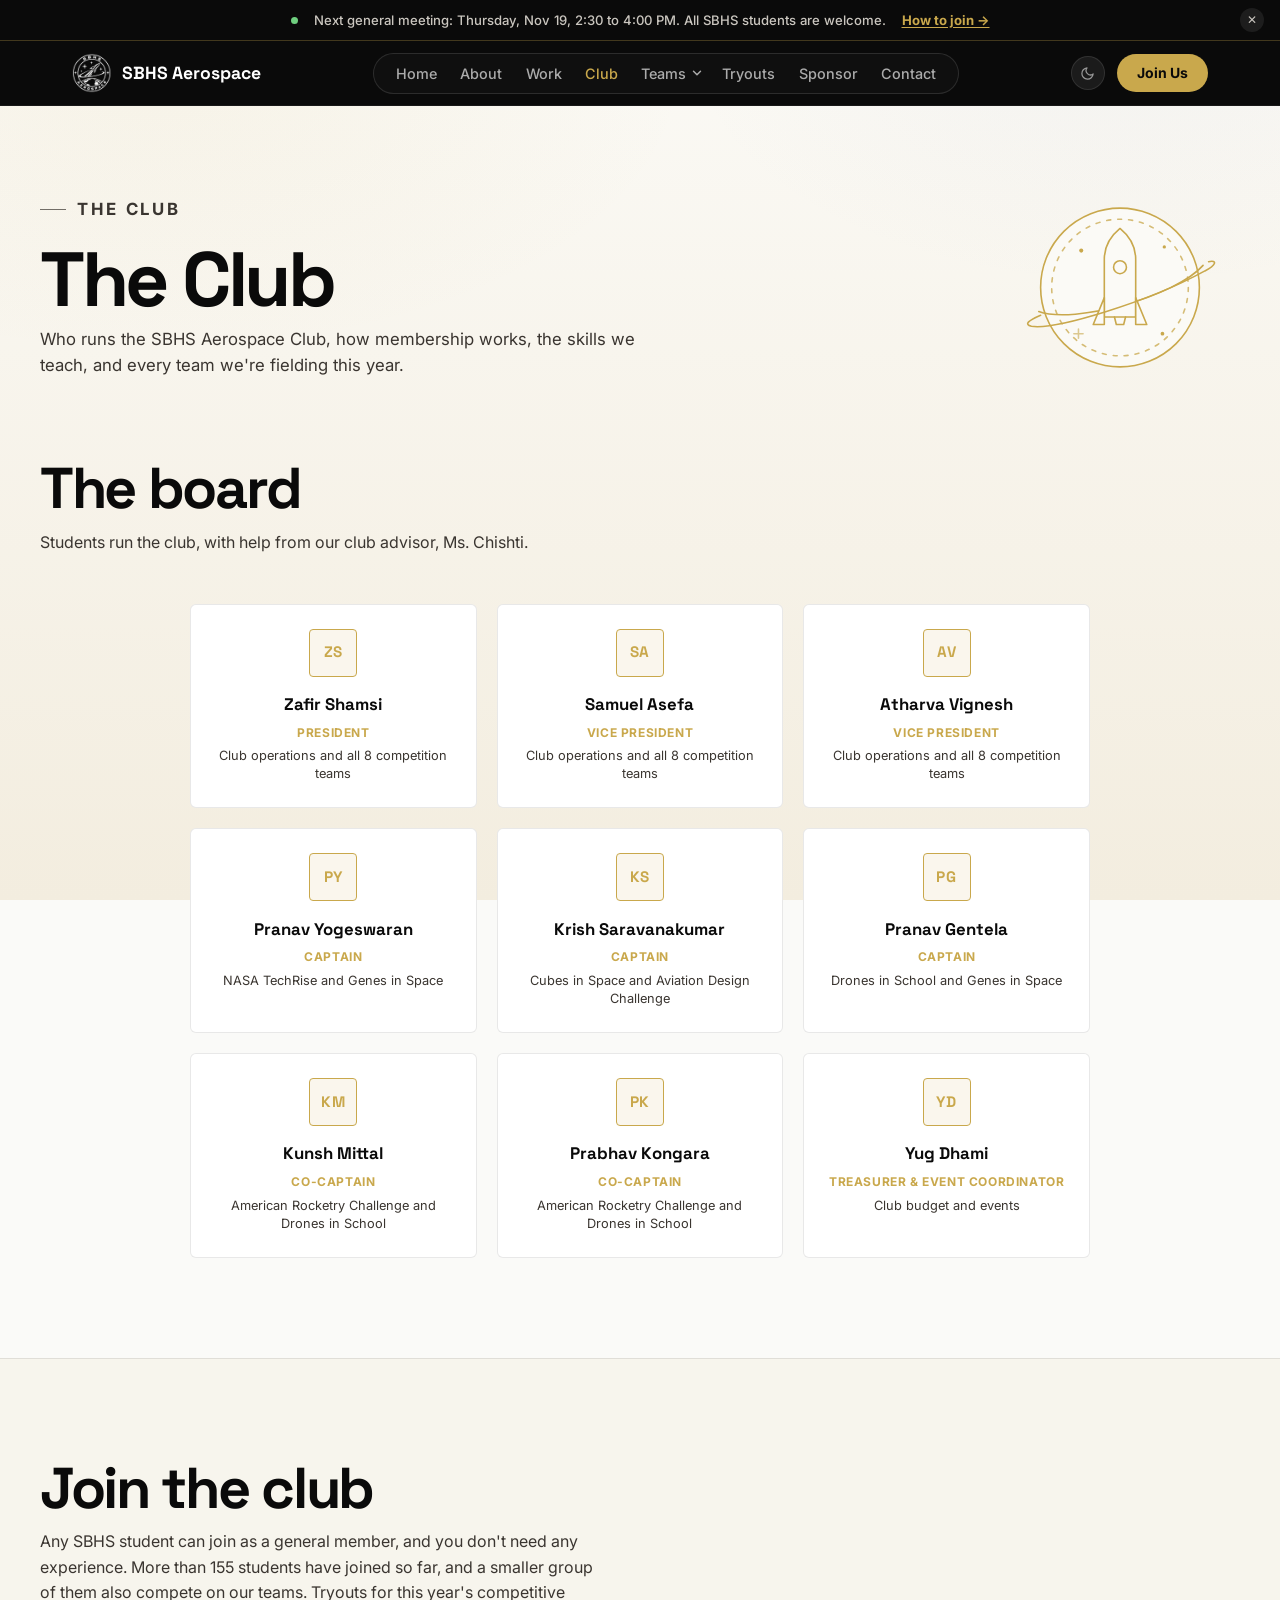
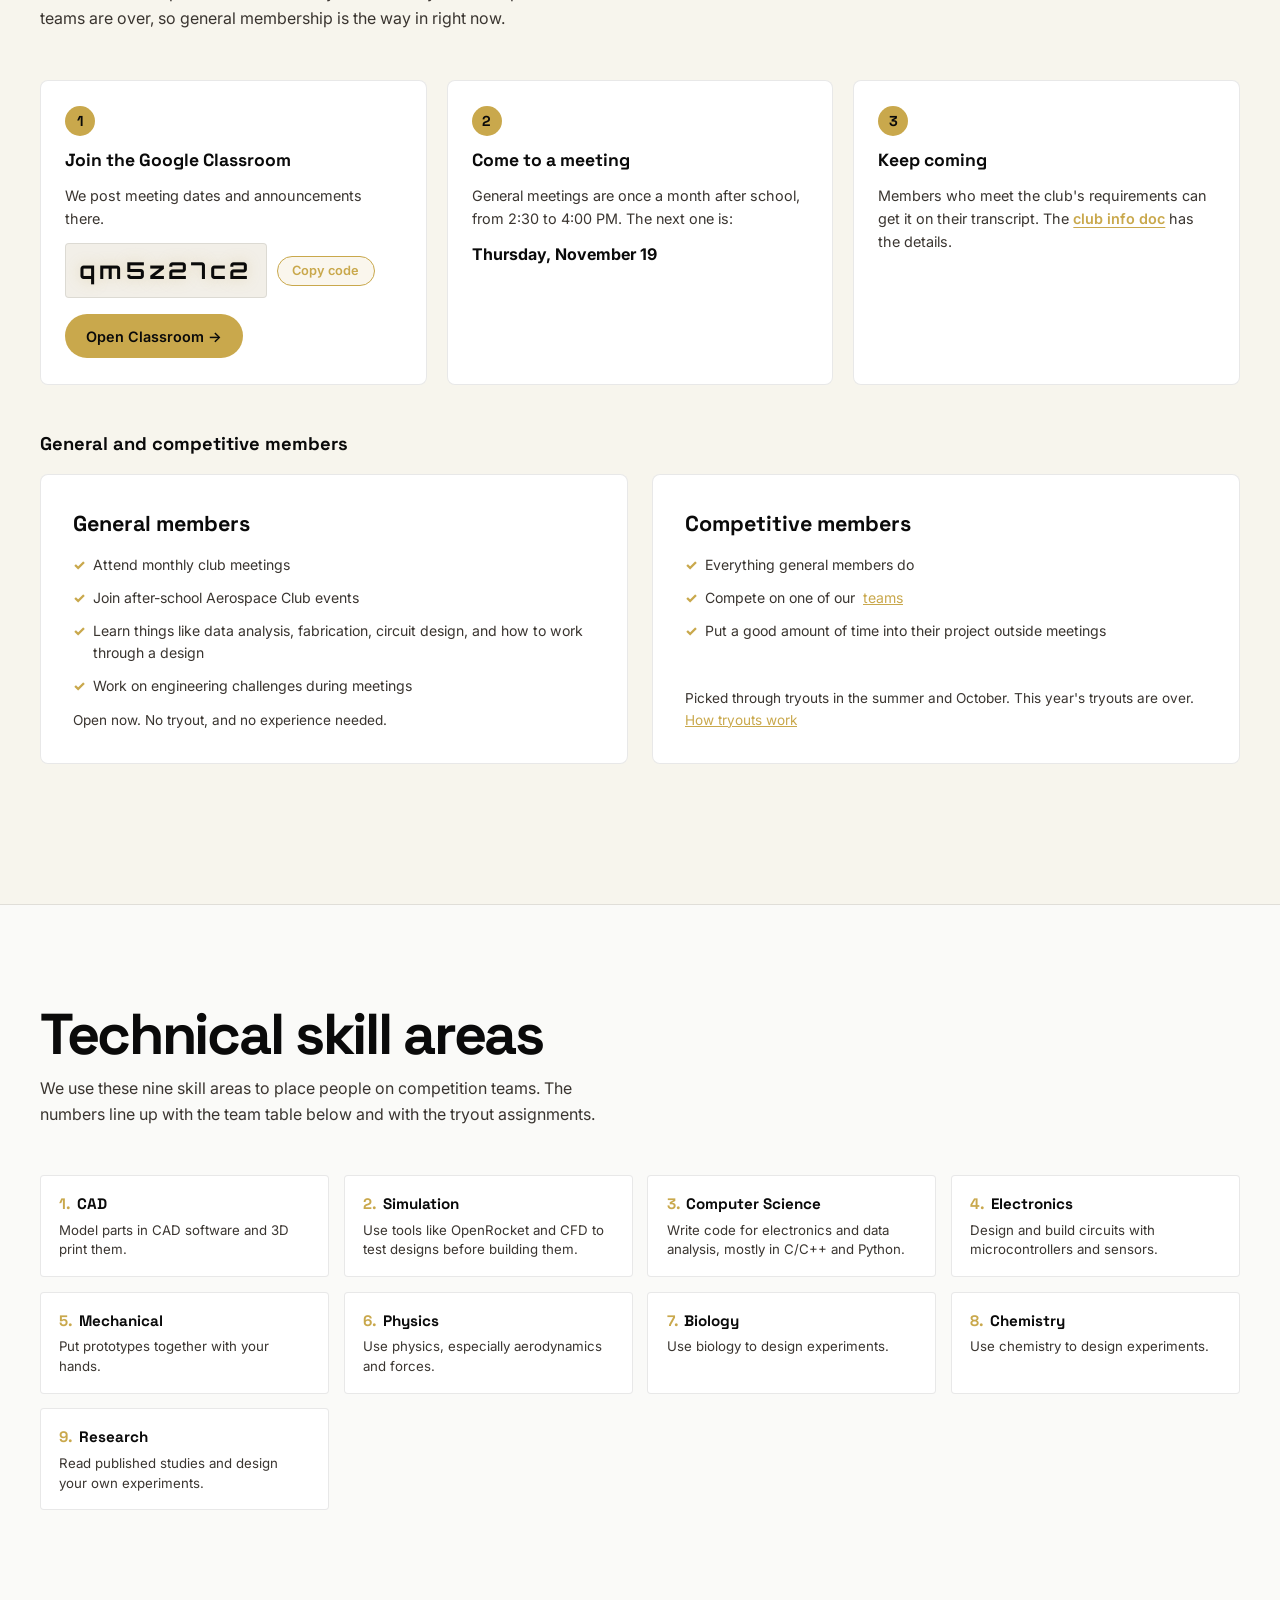
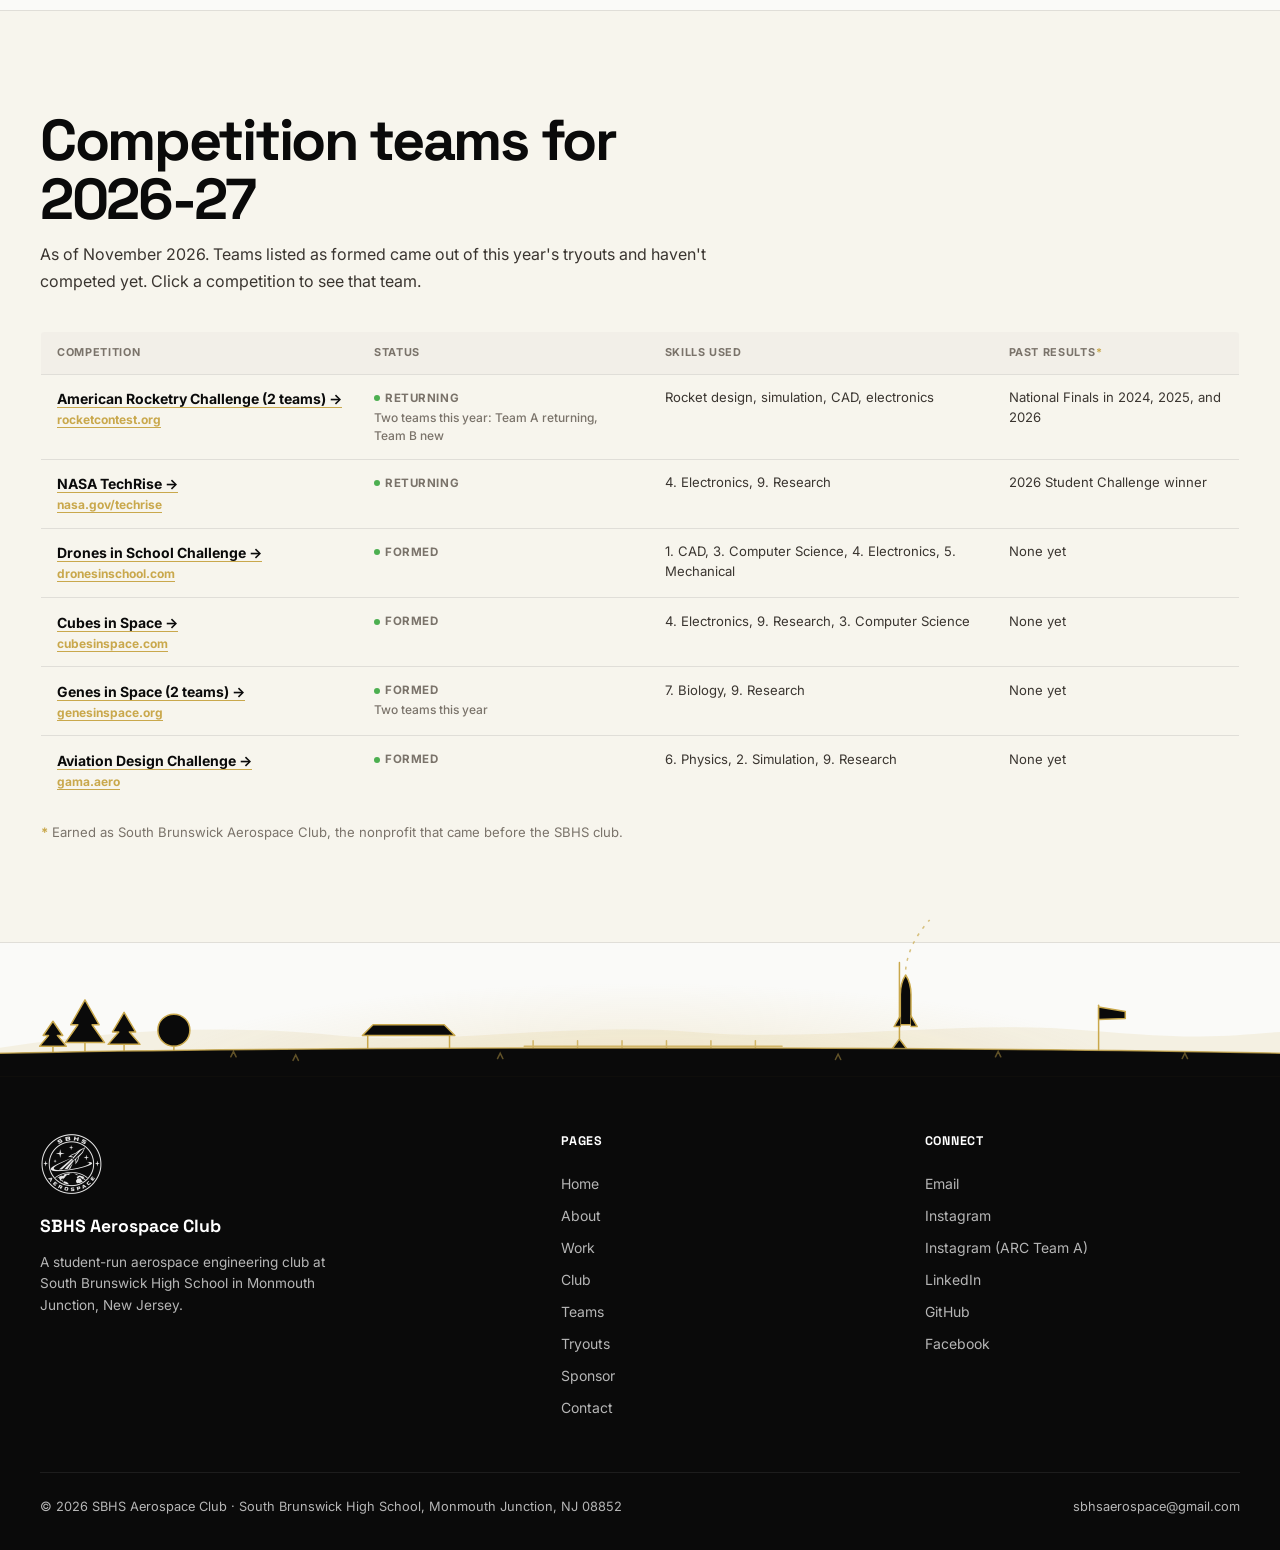
<file: club.html>
<!DOCTYPE html>
<html lang="en" data-theme="light">

<head>
  <meta charset="UTF-8" />

  <meta name="viewport" content="width=device-width, initial-scale=1.0" />
  <title>The Club: Board and Membership | SBHS Aerospace Club</title>
  <meta name="description" content="Meet the SBHS Aerospace Club board, learn how to join as a general member, and see every South Brunswick High School competition team for 2026-27." />
  <meta name="robots" content="index, follow, max-image-preview:large" />
  <link rel="canonical" href="https://sbaerospace.vercel.app/club.html" />
  <meta property="og:type" content="website" />
  <meta property="og:site_name" content="SBHS Aerospace Club" />
  <meta property="og:locale" content="en_US" />
  <meta property="og:title" content="The Club: Board and Membership | SBHS Aerospace Club" />
  <meta property="og:description" content="Meet the SBHS Aerospace Club board, learn how to join as a general member, and see every South Brunswick High School competition team for 2026-27." />
  <meta property="og:url" content="https://sbaerospace.vercel.app/club.html" />
  <meta property="og:image" content="https://sbaerospace.vercel.app/assets/og/sbhs-aerospace-og.jpg" />
  <meta property="og:image:width" content="1200" />
  <meta property="og:image:height" content="630" />
  <meta property="og:image:alt" content="SBHS Aerospace Club members behind the launch rail at the 2025 American Rocketry Challenge National Finals" />
  <meta name="twitter:card" content="summary_large_image" />
  <meta name="twitter:title" content="The Club: Board and Membership | SBHS Aerospace Club" />
  <meta name="twitter:description" content="Meet the SBHS Aerospace Club board, learn how to join as a general member, and see every South Brunswick High School competition team for 2026-27." />
  <meta name="twitter:image" content="https://sbaerospace.vercel.app/assets/og/sbhs-aerospace-og.jpg" />
  <meta name="twitter:image:alt" content="SBHS Aerospace Club members behind the launch rail at the 2025 American Rocketry Challenge National Finals" />
  <link rel="icon" href="favicon.ico" sizes="any" />
  <link rel="icon" type="image/png" sizes="32x32" href="assets/logo/favicon-32.png" />
  <link rel="apple-touch-icon" href="assets/logo/apple-touch-icon.png" />
  <meta name="theme-color" content="#0A0A0A" />
  <link rel="preconnect" href="https://fonts.googleapis.com" />
  <link rel="preconnect" href="https://fonts.gstatic.com" crossorigin />
  <link rel="stylesheet" href="https://fonts.googleapis.com/css2?family=Inter:wght@400;500;600;700&family=Space+Grotesk:wght@500;600;700&display=swap" />
  <link rel="stylesheet" href="style.css?v=5.3" />
  <script src="main.js?v=5.3" defer></script>
  <style>
    /* ── Competition matrix table ── */
    .comp-table-wrap { overflow-x: auto; }
    .comp-table {
      width: 100%; border-collapse: collapse; font-size: 0.82rem;
      border: 1px solid var(--border); border-radius: var(--radius-sm); overflow: hidden;
    }
    .comp-table th {
      background: var(--surface); color: var(--text-muted);
      font-size: 0.68rem; font-weight: 700; text-transform: uppercase;
      letter-spacing: 0.06em; padding: 0.75rem 1rem; text-align: left;
      border-bottom: 1px solid var(--border);
    }
    .comp-table td {
      padding: 0.85rem 1rem; border-bottom: 1px solid var(--border);
      color: var(--text-2); vertical-align: top; line-height: 1.5;
    }
    .comp-table tr:last-child td { border-bottom: none; }
    .comp-table tr:hover td { background: var(--surface); }
    .comp-table td:first-child { font-weight: 700; color: var(--text); font-size: 0.875rem; white-space: nowrap; }
    .comp-table td:nth-child(2) { color: var(--accent); font-weight: 600; font-size: 0.78rem; white-space: nowrap; }
    .comp-dot { display: inline-block; width: 7px; height: 7px; border-radius: 50%; background: var(--accent); }
    .comp-link { color: var(--accent); text-decoration: underline; text-underline-offset: 3px; font-size: 0.75rem; display: block; margin-top: 2px; }
    .comp-link:hover { color: var(--accent-dark); }

    /* ── Role tag pills on competition cards ── */
    .role-pills { display: flex; flex-wrap: wrap; gap: 5px; margin-top: 0.75rem; }
    .role-pill {
      background: var(--surface); color: var(--text-2);
      border: 1px solid var(--border); border-radius: var(--radius-pill);
      padding: 2px 9px; font-size: 0.68rem; font-weight: 700;
      text-transform: uppercase; letter-spacing: 0.04em;
    }
    .role-pill.primary { background: var(--accent-bg); color: var(--accent); border-color: var(--accent); }

    /* ── Competition card status dot ── */
    .comp-status {
      display: inline-flex; align-items: center; gap: 5px;
      font-size: 0.72rem; font-weight: 700; color: var(--text-muted);
      text-transform: uppercase; letter-spacing: 0.05em;
    }
    .status-dot {
      width: 6px; height: 6px; border-radius: 50%; background: var(--text-muted); flex-shrink: 0;
    }
    .status-dot.active { background: #4caf50; }
    .status-dot.upcoming { background: var(--accent); }
    .status-dot.tbd { background: var(--border); border: 1.5px solid var(--text-muted); }

    /* ── Reveal delays for extra cards ── */
    .reveal-delay-5 { transition-delay: 0.40s; }
    .reveal-delay-6 { transition-delay: 0.48s; }
    .reveal-delay-7 { transition-delay: 0.56s; }
  </style>
  <!-- Orbitron for the class code only; text= limits the download to these characters -->
  <link rel="stylesheet" href="https://fonts.googleapis.com/css2?family=Orbitron:wght@700&amp;text=qm5z27c2&amp;display=swap" />
</head>

<body>
  <a href="#main" class="skip-link">Skip to content</a>
  <div class="sky" aria-hidden="true">
    <div class="sky__night"></div>
    <div class="sky__dawn"></div>
    <div class="sky__stars"><span style="top:35.8%;left:96.2%;width:1.5px;height:1.5px;--d:4.3s;--delay:3.4s;--o:0.55"></span><span style="top:10.1%;left:13.1%;width:1.5px;height:1.5px;--d:6.4s;--delay:3.2s;--o:0.67"></span><span style="top:17.2%;left:90.8%;width:1px;height:1px;--d:5.6s;--delay:1.3s;--o:0.39"></span><span style="top:12.5%;left:84.2%;width:1px;height:1px;--d:3.8s;--delay:5.8s;--o:0.89"></span><span style="top:49.4%;left:50.3%;width:1px;height:1px;--d:5.2s;--delay:2.8s;--o:0.37"></span><span style="top:12.1%;left:24.2%;width:2px;height:2px;--d:5.5s;--delay:5.1s;--o:0.70"></span><span style="top:7.3%;left:97.5%;width:1.5px;height:1.5px;--d:5.6s;--delay:3.6s;--o:0.46"></span><span style="top:20.3%;left:29.5%;width:1.5px;height:1.5px;--d:6.3s;--delay:4.3s;--o:0.70"></span><span style="top:6.1%;left:47.5%;width:1.5px;height:1.5px;--d:3.4s;--delay:5.4s;--o:0.87"></span><span style="top:53.4%;left:31.8%;width:1.5px;height:1.5px;--d:4.1s;--delay:0.8s;--o:0.85"></span><span style="top:41.0%;left:71.7%;width:2px;height:2px;--d:6.3s;--delay:0.9s;--o:0.56"></span><span style="top:59.9%;left:3.0%;width:1px;height:1px;--d:6.9s;--delay:5.7s;--o:0.52"></span><span style="top:64.3%;left:17.6%;width:1.5px;height:1.5px;--d:4.7s;--delay:3.1s;--o:0.41"></span><span style="top:70.8%;left:49.0%;width:1.5px;height:1.5px;--d:3.4s;--delay:4.4s;--o:0.74"></span><span style="top:78.2%;left:76.5%;width:1px;height:1px;--d:6.9s;--delay:2.9s;--o:0.64"></span><span style="top:7.9%;left:56.3%;width:1.5px;height:1.5px;--d:6.5s;--delay:0.2s;--o:0.87"></span><span style="top:54.4%;left:20.7%;width:1px;height:1px;--d:3.8s;--delay:5.1s;--o:0.39"></span><span style="top:25.4%;left:18.5%;width:1px;height:1px;--d:5.8s;--delay:4.1s;--o:0.53"></span><span style="top:35.6%;left:37.2%;width:1px;height:1px;--d:5.8s;--delay:3.5s;--o:0.55"></span><span style="top:64.7%;left:65.5%;width:1px;height:1px;--d:5.8s;--delay:2.1s;--o:0.80"></span><span style="top:12.2%;left:28.7%;width:1px;height:1px;--d:5.1s;--delay:2.2s;--o:0.52"></span><span style="top:15.3%;left:53.9%;width:1px;height:1px;--d:6.2s;--delay:5.1s;--o:0.71"></span><span style="top:88.9%;left:85.5%;width:1px;height:1px;--d:5.2s;--delay:3.5s;--o:0.38"></span><span style="top:55.2%;left:68.4%;width:1.5px;height:1.5px;--d:4.7s;--delay:4.9s;--o:0.77"></span><span style="top:10.9%;left:57.5%;width:1px;height:1px;--d:5.2s;--delay:1.0s;--o:0.40"></span><span style="top:5.2%;left:77.7%;width:1.5px;height:1.5px;--d:3.5s;--delay:3.4s;--o:0.79"></span><span style="top:63.1%;left:68.2%;width:2px;height:2px;--d:3.8s;--delay:0.7s;--o:0.81"></span><span style="top:35.7%;left:40.1%;width:1.5px;height:1.5px;--d:5.5s;--delay:1.4s;--o:0.48"></span><span style="top:42.5%;left:62.1%;width:1px;height:1px;--d:4.3s;--delay:3.9s;--o:0.61"></span><span style="top:6.2%;left:55.0%;width:1px;height:1px;--d:4.6s;--delay:5.8s;--o:0.65"></span><span style="top:70.1%;left:30.0%;width:1px;height:1px;--d:3.5s;--delay:5.6s;--o:0.43"></span><span style="top:77.2%;left:71.6%;width:1px;height:1px;--d:4.8s;--delay:5.9s;--o:0.75"></span><span style="top:74.9%;left:75.3%;width:1px;height:1px;--d:5.1s;--delay:4.2s;--o:0.61"></span><span style="top:74.8%;left:12.6%;width:2.5px;height:2.5px;--d:6.3s;--delay:3.4s;--o:0.93"></span><span style="top:49.4%;left:61.4%;width:1px;height:1px;--d:6.6s;--delay:1.5s;--o:0.82"></span><span style="top:30.6%;left:85.1%;width:1.5px;height:1.5px;--d:3.7s;--delay:2.1s;--o:0.70"></span><span style="top:63.4%;left:30.0%;width:2.5px;height:2.5px;--d:4.6s;--delay:3.1s;--o:0.35"></span><span style="top:12.7%;left:55.9%;width:1.5px;height:1.5px;--d:6.0s;--delay:3.8s;--o:0.40"></span><span style="top:11.5%;left:8.5%;width:1px;height:1px;--d:3.2s;--delay:5.2s;--o:0.75"></span><span style="top:54.4%;left:26.3%;width:2.5px;height:2.5px;--d:5.4s;--delay:2.7s;--o:0.87"></span><span style="top:26.5%;left:21.2%;width:1.5px;height:1.5px;--d:4.1s;--delay:4.5s;--o:0.68"></span><span style="top:67.4%;left:21.9%;width:2.5px;height:2.5px;--d:4.1s;--delay:1.6s;--o:0.52"></span><span style="top:50.6%;left:60.8%;width:1px;height:1px;--d:6.5s;--delay:5.3s;--o:0.44"></span><span style="top:33.4%;left:91.3%;width:1px;height:1px;--d:3.3s;--delay:0.4s;--o:0.37"></span><span style="top:89.0%;left:26.4%;width:1.5px;height:1.5px;--d:3.4s;--delay:2.2s;--o:0.44"></span><span style="top:22.9%;left:21.2%;width:1.5px;height:1.5px;--d:4.2s;--delay:4.6s;--o:0.94"></span><span style="top:47.6%;left:1.6%;width:2px;height:2px;--d:3.0s;--delay:2.1s;--o:0.90"></span><span style="top:70.4%;left:93.6%;width:1px;height:1px;--d:6.7s;--delay:3.7s;--o:0.83"></span><span style="top:11.5%;left:42.9%;width:2px;height:2px;--d:3.5s;--delay:0.9s;--o:0.64"></span><span style="top:32.7%;left:61.2%;width:1.5px;height:1.5px;--d:4.9s;--delay:5.5s;--o:0.68"></span><span style="top:16.9%;left:75.5%;width:2.5px;height:2.5px;--d:4.7s;--delay:0.5s;--o:0.48"></span><span style="top:20.8%;left:78.8%;width:1px;height:1px;--d:6.3s;--delay:0.6s;--o:0.71"></span><span style="top:27.3%;left:59.8%;width:1px;height:1px;--d:5.9s;--delay:2.0s;--o:0.52"></span><span style="top:10.6%;left:58.8%;width:1.5px;height:1.5px;--d:3.8s;--delay:5.4s;--o:0.70"></span><span style="top:40.4%;left:15.6%;width:1px;height:1px;--d:5.7s;--delay:3.0s;--o:0.45"></span><span style="top:8.6%;left:39.1%;width:1px;height:1px;--d:3.1s;--delay:2.7s;--o:0.68"></span><span style="top:85.0%;left:54.6%;width:1.5px;height:1.5px;--d:3.2s;--delay:1.1s;--o:0.93"></span><span style="top:62.1%;left:49.0%;width:1px;height:1px;--d:5.0s;--delay:1.5s;--o:0.38"></span><span style="top:76.6%;left:14.1%;width:1.5px;height:1.5px;--d:4.2s;--delay:3.7s;--o:0.44"></span><span style="top:62.1%;left:61.6%;width:1px;height:1px;--d:4.2s;--delay:5.6s;--o:0.94"></span><span style="top:79.1%;left:44.8%;width:2.5px;height:2.5px;--d:3.4s;--delay:5.1s;--o:0.66"></span><span style="top:10.3%;left:96.4%;width:2.5px;height:2.5px;--d:6.4s;--delay:4.2s;--o:0.53"></span><span style="top:74.7%;left:32.0%;width:1.5px;height:1.5px;--d:6.1s;--delay:4.0s;--o:0.85"></span><span style="top:23.5%;left:25.2%;width:1.5px;height:1.5px;--d:5.6s;--delay:5.6s;--o:0.42"></span></div>
  </div>

  <header>
    <div class="nav-inner">
      <a href="index.html" class="logo">
        <img src="assets/logo/badge-white-96.png" alt="" width="40" height="40" />
        SBHS Aerospace
      </a>
      <nav class="nav-links" aria-label="Primary navigation">
        <a href="index.html">Home</a>
        <a href="about.html">About</a>
        <a href="projects.html">Work</a>
        <a href="club.html">Club</a>
        <div class="nav-dropdown" id="teamsDropdown">
          <a href="teams.html" class="nav-dropdown-link">Teams</a>
          <button class="nav-dropdown-toggle" type="button" aria-expanded="false" aria-controls="teamsMenu" aria-label="Show the list of teams">
            <svg viewBox="0 0 24 24" width="14" height="14" fill="none" stroke="currentColor" stroke-width="2.5" stroke-linecap="round" stroke-linejoin="round" aria-hidden="true"><polyline points="6 9 12 15 18 9" /></svg>
          </button>
          <div class="nav-dropdown-menu" id="teamsMenu">
            <a href="teams.html#arc">American Rocketry Challenge (2 teams)</a>
            <a href="teams.html#techrise">NASA TechRise</a>
            <a href="teams.html#drones-in-school">Drones in School Challenge</a>
            <a href="teams.html#cubes-in-space">Cubes in Space</a>
            <a href="teams.html#genes-in-space">Genes in Space (2 teams)</a>
            <a href="teams.html#aviation-design">Aviation Design Challenge</a>
          </div>
        </div>
        <a href="tryouts.html">Tryouts</a>
        <a href="sponsor.html">Sponsor</a>
        <a href="contact.html">Contact</a>
      </nav>
      <div class="nav-actions">
        <button class="theme-toggle" id="themeToggle" aria-label="Toggle dark mode">
          <svg class="icon-moon" viewBox="0 0 24 24" fill="none" stroke="currentColor" stroke-width="2"
            stroke-linecap="round" stroke-linejoin="round" aria-hidden="true">
            <path d="M21 12.79A9 9 0 1 1 11.21 3 7 7 0 0 0 21 12.79z" />
          </svg>
          <svg class="icon-sun" viewBox="0 0 24 24" fill="none" stroke="currentColor" stroke-width="2"
            stroke-linecap="round" stroke-linejoin="round" aria-hidden="true">
            <circle cx="12" cy="12" r="5" />
            <line x1="12" y1="1" x2="12" y2="3" />
            <line x1="12" y1="21" x2="12" y2="23" />
            <line x1="4.22" y1="4.22" x2="5.64" y2="5.64" />
            <line x1="18.36" y1="18.36" x2="19.78" y2="19.78" />
            <line x1="1" y1="12" x2="3" y2="12" />
            <line x1="21" y1="12" x2="23" y2="12" />
            <line x1="4.22" y1="19.78" x2="5.64" y2="18.36" />
            <line x1="18.36" y1="5.64" x2="19.78" y2="4.22" />
          </svg>
        </button>

        <a href="club.html#join" class="btn-nav">Join Us</a>
        <button class="hamburger" id="hamburger" aria-label="Open menu" aria-expanded="false" aria-controls="mobileNav">
          <span></span><span></span><span></span>
        </button>
      </div>
    </div>
  </header>

  <nav class="mobile-nav" id="mobileNav" aria-label="Mobile navigation">
    <a href="index.html">Home</a>
    <a href="about.html">About</a>
    <a href="projects.html">Work</a>
    <a href="club.html">Club</a>
    <a href="teams.html">Teams</a>
    <div class="mobile-subnav">
      <a href="teams.html#arc">American Rocketry Challenge (2 teams)</a>
      <a href="teams.html#techrise">NASA TechRise</a>
      <a href="teams.html#drones-in-school">Drones in School Challenge</a>
      <a href="teams.html#cubes-in-space">Cubes in Space</a>
      <a href="teams.html#genes-in-space">Genes in Space (2 teams)</a>
      <a href="teams.html#aviation-design">Aviation Design Challenge</a>
    </div>
    <a href="tryouts.html">Tryouts</a>
    <a href="sponsor.html">Sponsor</a>
    <a href="contact.html">Contact</a>
  </nav>

  <main id="main">

    <!-- PAGE HEADER -->
    <div class="page-header">
      <div class="container">
        <div class="page-header-text">
          <p class="eyebrow">The club</p>
          <h1>The Club</h1>
          <p>Who runs the SBHS Aerospace Club, how membership works, the skills we teach, and every team we're fielding this year.</p>
        </div>
        <div class="page-art" aria-hidden="true"><svg viewBox="0 0 260 220" focusable="false"><circle class="solid" cx="130" cy="110" r="86" /><circle class="dash" cx="130" cy="110" r="74" /><path d="M42 136 C 80 150 190 120 220 86" /><path class="solid" d="M130 46 C 145.3 58.480000000000004 147.0 70.96000000000001 147.0 79.28 V142 H113.0 V79.28 C 113.0 70.96000000000001 114.7 58.480000000000004 130 46 Z" /><path class="solid" d="M113.0 120.88 L101.0 150 H113.0 Z" /><path class="solid" d="M147.0 120.88 L159.0 150 H147.0 Z" /><path d="M124 142 L126 150 H134 L136 142" /><circle cx="130" cy="88" r="7" /><path d="M44 140 C 30 146 26 150 34 152 C 60 156 160 126 222 92 C 234 86 236 80 226 82" /><circle class="dot" cx="88" cy="70" r="2.2" /><circle class="dot" cx="178" cy="66" r="1.8" /><circle class="dot" cx="176" cy="160" r="2" /><path class="plus" d="M80 160 h10 m-5 -5 v10" /></svg></div>
      </div>
    </div>

    <!-- BOARD -->
    <section class="section" id="board" style="padding-top: 40px;">
      <div class="container">
        <div class="section-header reveal">
          <h2 class="section-title">The board</h2>
          <p class="section-sub">Students run the club, with help from our club advisor, Ms. Chishti.</p>
        </div>
        <div class="board-officers reveal">
          <div class="board-card">
            <div class="team-initials" aria-hidden="true">ZS</div>
            <h3>Zafir Shamsi</h3>
            <div class="board-role">President</div>
            <div class="board-teams">Club operations and all 8 competition teams</div>
          </div>
          <div class="board-card">
            <div class="team-initials" aria-hidden="true">SA</div>
            <h3>Samuel Asefa</h3>
            <div class="board-role">Vice President</div>
            <div class="board-teams">Club operations and all 8 competition teams</div>
          </div>
          <div class="board-card">
            <div class="team-initials" aria-hidden="true">AV</div>
            <h3>Atharva Vignesh</h3>
            <div class="board-role">Vice President</div>
            <div class="board-teams">Club operations and all 8 competition teams</div>
          </div>
        </div>
        <div class="board-members reveal">
          <div class="board-card">
            <div class="team-initials" aria-hidden="true">PY</div>
            <h3>Pranav Yogeswaran</h3>
            <div class="board-role">Captain</div>
            <div class="board-teams">NASA TechRise and Genes in Space</div>
          </div>
          <div class="board-card">
            <div class="team-initials" aria-hidden="true">KS</div>
            <h3>Krish Saravanakumar</h3>
            <div class="board-role">Captain</div>
            <div class="board-teams">Cubes in Space and Aviation Design Challenge</div>
          </div>
          <div class="board-card">
            <div class="team-initials" aria-hidden="true">PG</div>
            <h3>Pranav Gentela</h3>
            <div class="board-role">Captain</div>
            <div class="board-teams">Drones in School and Genes in Space</div>
          </div>
          <div class="board-card">
            <div class="team-initials" aria-hidden="true">KM</div>
            <h3>Kunsh Mittal</h3>
            <div class="board-role">Co-captain</div>
            <div class="board-teams">American Rocketry Challenge and Drones in School</div>
          </div>
          <div class="board-card">
            <div class="team-initials" aria-hidden="true">PK</div>
            <h3>Prabhav Kongara</h3>
            <div class="board-role">Co-captain</div>
            <div class="board-teams">American Rocketry Challenge and Drones in School</div>
          </div>
          <div class="board-card">
            <div class="team-initials" aria-hidden="true">YD</div>
            <h3>Yug Dhami</h3>
            <div class="board-role">Treasurer &amp; Event Coordinator</div>
            <div class="board-teams">Club budget and events</div>
          </div>
        </div>
        </div>
      </div>
    </section>

    <!-- JOIN -->
    <section class="section section-band" id="join">
      <div class="container">
        <div class="section-header reveal">
          <h2 class="section-title">Join the club</h2>
          <p class="section-sub">Any SBHS student can join as a general member, and you don't need any experience. More than 155 students have joined so far, and a smaller group of them also compete on our teams. Tryouts for this year's competitive teams are over, so general membership is the way in right now.</p>
        </div>

        <div class="join-steps reveal">
          <div class="join-step">
            <span class="join-step-num" aria-hidden="true">1</span>
            <h3>Join the Google Classroom</h3>
            <p>We post meeting dates and announcements there.</p>
            <div class="join-code-row">
              <div class="classroom-code" id="classroomCodeDisplay">qm5z27c2</div>
              <button class="copy-btn" id="copyCode" data-code="qm5z27c2">Copy code</button>
            </div>
            <a href="https://classroom.google.com/c/ODg2MTE0OTk1ODIy" target="_blank" rel="noopener noreferrer" class="btn btn-primary" id="classroomLink">Open Classroom &rarr;</a>
          </div>
          <div class="join-step">
            <span class="join-step-num" aria-hidden="true">2</span>
            <h3>Come to a meeting</h3>
            <p>General meetings are once a month after school, from 2:30 to 4:00 PM. The next one is:</p>
            <ul class="join-dates">
              <li>Thursday, November 19</li>
            </ul>
          </div>
          <div class="join-step">
            <span class="join-step-num" aria-hidden="true">3</span>
            <h3>Keep coming</h3>
            <p>Members who meet the club's requirements can get it on their transcript. The <a href="https://docs.google.com/document/d/1rItyYDv6nXclFtqPGv5u8PPOAHr7BM8OMZgJ0leglac/edit" target="_blank" rel="noopener noreferrer">club info doc</a> has the details.</p>
          </div>
        </div>

        <h3 class="join-subhead reveal">General and competitive members</h3>
        <div class="membership-grid reveal">
          <div class="membership-card">
            <div>
              <h3 class="membership-title">General members</h3>
              <ul class="membership-features" style="margin: 0.75rem 0;">
                <li>Attend monthly club meetings</li>
                <li>Join after-school Aerospace Club events</li>
                <li>Learn things like data analysis, fabrication, circuit design, and how to work through a design</li>
                <li>Work on engineering challenges during meetings</li>
              </ul>
            </div>
            <p style="font-size: 0.85rem; color: var(--text-2);">Open now. No tryout, and no experience needed.</p>
          </div>
          <div class="membership-card">
            <div>
              <h3 class="membership-title">Competitive members</h3>
              <ul class="membership-features" style="margin: 0.75rem 0;">
                <li>Everything general members do</li>
                <li>Compete on one of our <a href="teams.html" style="color: var(--accent); text-decoration: underline;">teams</a></li>
                <li>Put a good amount of time into their project outside meetings</li>
              </ul>
            </div>
            <p style="font-size: 0.85rem; color: var(--text-2);">Picked through tryouts in the summer and October. This year's tryouts are over. <a href="tryouts.html" style="color: var(--accent); text-decoration: underline;">How tryouts work</a></p>
          </div>
        </div>
      </div>
    </section>

    <!-- SKILL AREAS -->
    <section class="section" id="skills">
      <div class="container">
        <div class="section-header reveal">
          <h2 class="section-title">Technical skill areas</h2>
          <p class="section-sub">We use these nine skill areas to place people on competition teams. The numbers line up with the team table below and with the tryout assignments.</p>
        </div>
        <div class="skill-list reveal">
          <div class="skill-item"><h3><span>1.</span>CAD</h3><p>Model parts in CAD software and 3D print them.</p></div>
          <div class="skill-item"><h3><span>2.</span>Simulation</h3><p>Use tools like OpenRocket and CFD to test designs before building them.</p></div>
          <div class="skill-item"><h3><span>3.</span>Computer Science</h3><p>Write code for electronics and data analysis, mostly in C/C++ and Python.</p></div>
          <div class="skill-item"><h3><span>4.</span>Electronics</h3><p>Design and build circuits with microcontrollers and sensors.</p></div>
          <div class="skill-item"><h3><span>5.</span>Mechanical</h3><p>Put prototypes together with your hands.</p></div>
          <div class="skill-item"><h3><span>6.</span>Physics</h3><p>Use physics, especially aerodynamics and forces.</p></div>
          <div class="skill-item"><h3><span>7.</span>Biology</h3><p>Use biology to design experiments.</p></div>
          <div class="skill-item"><h3><span>8.</span>Chemistry</h3><p>Use chemistry to design experiments.</p></div>
          <div class="skill-item"><h3><span>9.</span>Research</h3><p>Read published studies and design your own experiments.</p></div>
        </div>
      </div>
    </section>

    <!-- COMPETITION TEAMS -->
    <section class="section section-band" id="competitions">
      <div class="container">
        <div class="reveal" style="max-width: 720px; margin-bottom: 2.25rem;">
          <h2 class="section-title">Competition teams for 2026-27</h2>
          <p style="color: var(--text-2); line-height: 1.7;">As of November 2026. Teams listed as formed came out of this year's tryouts and haven't competed yet. Click a competition to see that team.</p>
        </div>

        <div class="comp-table-wrap reveal">
          <table class="comp-table">
            <caption class="sr-only" style="position: absolute; left: -9999px;">SBHS Aerospace Club competition teams for 2026-27 with status, skills, and past results</caption>
            <thead>
              <tr>
                <th scope="col">Competition</th>
                <th scope="col">Status</th>
                <th scope="col">Skills used</th>
                <th scope="col">Past results<span class="fn" aria-hidden="true">*</span></th>
              </tr>
            </thead>
            <tbody>
              <tr>
                <td>
                  <a class="comp-team-link" href="teams.html#arc">American Rocketry Challenge (2 teams) &rarr;</a>
                  <a class="comp-link" href="https://www.rocketcontest.org/" target="_blank" rel="noopener noreferrer">rocketcontest.org</a>
                </td>
                <td><span class="comp-status"><span class="status-dot active"></span>Returning</span><span class="status-note">Two teams this year: Team A returning, Team B new</span></td>
                <td>Rocket design, simulation, CAD, electronics</td>
                <td>National Finals in 2024, 2025, and 2026</td>
              </tr>
              <tr>
                <td>
                  <a class="comp-team-link" href="teams.html#techrise">NASA TechRise &rarr;</a>
                  <a class="comp-link" href="https://www.nasa.gov/stmd-flight-opportunities/access-flight-tests/techrise/" target="_blank" rel="noopener noreferrer">nasa.gov/techrise</a>
                </td>
                <td><span class="comp-status"><span class="status-dot active"></span>Returning</span></td>
                <td>4. Electronics, 9. Research</td>
                <td>2026 Student Challenge winner</td>
              </tr>
              <tr>
                <td>
                  <a class="comp-team-link" href="teams.html#drones-in-school">Drones in School Challenge &rarr;</a>
                  <a class="comp-link" href="https://www.dronesinschool.com/" target="_blank" rel="noopener noreferrer">dronesinschool.com</a>
                </td>
                <td><span class="comp-status"><span class="status-dot active"></span>Formed</span></td>
                <td>1. CAD, 3. Computer Science, 4. Electronics, 5. Mechanical</td>
                <td>None yet</td>
              </tr>
              <tr>
                <td>
                  <a class="comp-team-link" href="teams.html#cubes-in-space">Cubes in Space &rarr;</a>
                  <a class="comp-link" href="https://www.cubesinspace.com" target="_blank" rel="noopener noreferrer">cubesinspace.com</a>
                </td>
                <td><span class="comp-status"><span class="status-dot active"></span>Formed</span></td>
                <td>4. Electronics, 9. Research, 3. Computer Science</td>
                <td>None yet</td>
              </tr>
              <tr>
                <td>
                  <a class="comp-team-link" href="teams.html#genes-in-space">Genes in Space (2 teams) &rarr;</a>
                  <a class="comp-link" href="https://www.genesinspace.org/" target="_blank" rel="noopener noreferrer">genesinspace.org</a>
                </td>
                <td><span class="comp-status"><span class="status-dot active"></span>Formed</span><span class="status-note">Two teams this year</span></td>
                <td>7. Biology, 9. Research</td>
                <td>None yet</td>
              </tr>
              <tr>
                <td>
                  <a class="comp-team-link" href="teams.html#aviation-design">Aviation Design Challenge &rarr;</a>
                  <a class="comp-link" href="https://gama.aero/opportunities-in-ga/aviation-challenge/" target="_blank" rel="noopener noreferrer">gama.aero</a>
                </td>
                <td><span class="comp-status"><span class="status-dot active"></span>Formed</span></td>
                <td>6. Physics, 2. Simulation, 9. Research</td>
                <td>None yet</td>
              </tr>
            </tbody>
          </table>
        </div>
        <p class="footnote"><span class="fn" aria-hidden="true">*</span> Earned as South Brunswick Aerospace Club, the nonprofit that came before the SBHS club.</p>
      </div>
    </section>
  </main>

  <footer>
    <div class="horizon" aria-hidden="true">
      <svg viewBox="0 0 1440 150" preserveAspectRatio="xMaxYMax slice">
        <!-- distant hills -->
        <path class="hz-far" d="M0 118 C 140 96, 260 92, 380 104 S 640 88, 780 100 S 1080 86, 1220 98 S 1380 104, 1440 100 V150 H0 Z" />
        <!-- trees on the left -->
        <g class="hz-shape">
          <path d="M96 124 V112 M96 64 L80 92 H88 L74 112 H118 L104 92 H112 Z" />
          <path d="M140 124 V114 M140 78 L127 100 H134 L122 114 H158 L146 100 H153 Z" />
          <path d="M60 124 V116 M60 88 L49 104 H55 L45 116 H75 L65 104 H71 Z" />
          <circle cx="196" cy="98" r="18" /><path d="M196 116 V124" />
        </g>
        <!-- launch-day canopy -->
        <g class="hz-shape">
          <path d="M420 92 L500 92 L512 104 L408 104 Z" />
          <path d="M414 104 V124 M506 104 V124" />
        </g>
        <!-- fence -->
        <path class="hz-line" d="M590 116 H880 M600 110 V124 M650 110 V124 M700 110 V124 M750 110 V124 M800 110 V124 M850 110 V124" />
        <!-- launch rail with a rocket -->
        <g class="hz-shape">
          <path d="M1000 124 L1012 108 L1024 124 M1012 108 V22" />
          <path d="M1019 36 C 1023 42 1025 50 1025 58 V92 H1013 V58 C1013 50 1015 42 1019 36 Z" />
          <path d="M1013 82 L1006 94 H1013 M1025 82 L1032 94 H1025" />
        </g>
        <path class="hz-dash" d="M1019 30 C 1021 10 1030 -8 1046 -26" />
        <!-- windsock -->
        <g class="hz-shape"><path d="M1236 124 V70" /><path d="M1236 72 L1266 77 L1266 85 L1236 86 Z" /></g>
        <!-- ground -->
        <path class="hz-ground" d="M0 124 C 360 116, 1080 116, 1440 124 V150 H0 Z" />
        <path class="hz-line" d="M0 124 C 360 116, 1080 116, 1440 124" />
        <path class="hz-grass" d="M260 128 l3 -6 l3 6 M330 132 l3 -6 l3 6 M560 130 l3 -6 l3 6 M940 131 l3 -6 l3 6 M1120 128 l3 -6 l3 6 M1330 130 l3 -6 l3 6" />
      </svg>
    </div>
    <div class="footer-inner">
      <div class="footer-brand">
        <img class="footer-badge" src="assets/logo/badge-white-128.png" width="64" height="64" loading="lazy" alt="SBHS Aerospace Club badge" />
        <h3>SBHS Aerospace Club</h3>
        <p>A student-run aerospace engineering club at South Brunswick High School in Monmouth Junction, New Jersey.</p>
      </div>
      <div class="footer-col">
        <h4>Pages</h4>
        <a href="index.html">Home</a>
        <a href="about.html">About</a>
        <a href="projects.html">Work</a>
        <a href="club.html">Club</a>
        <a href="teams.html">Teams</a>
        <a href="tryouts.html">Tryouts</a>
        <a href="sponsor.html">Sponsor</a>
        <a href="contact.html">Contact</a>
      </div>
      <div class="footer-col">
        <h4>Connect</h4>
        <a href="mailto:sbhsaerospace@gmail.com">Email</a>
        <a href="https://www.instagram.com/sbaeroclub/" target="_blank" rel="noopener noreferrer">Instagram</a>
        <a href="https://www.instagram.com/sbhs_aerospaceclub_team_a/" target="_blank" rel="noopener noreferrer">Instagram (ARC Team A)</a>
        <a href="https://www.linkedin.com/company/south-brunswick-high-school-aerospace" target="_blank" rel="noopener noreferrer">LinkedIn</a>
        <a href="https://github.com/SBAerospace" target="_blank" rel="noopener noreferrer">GitHub</a>
        <a href="https://www.facebook.com/people/SB-Aerospace/61559474409905/" target="_blank" rel="noopener noreferrer">Facebook</a>
      </div>
    </div>
    <div class="footer-bottom">
      <span>&copy; <span id="copy-year">2026</span> SBHS Aerospace Club &middot; South Brunswick High School, Monmouth Junction, NJ 08852</span>
      <a href="mailto:sbhsaerospace@gmail.com">sbhsaerospace@gmail.com</a>
    </div>
  </footer>

</body>

</html>
</file>
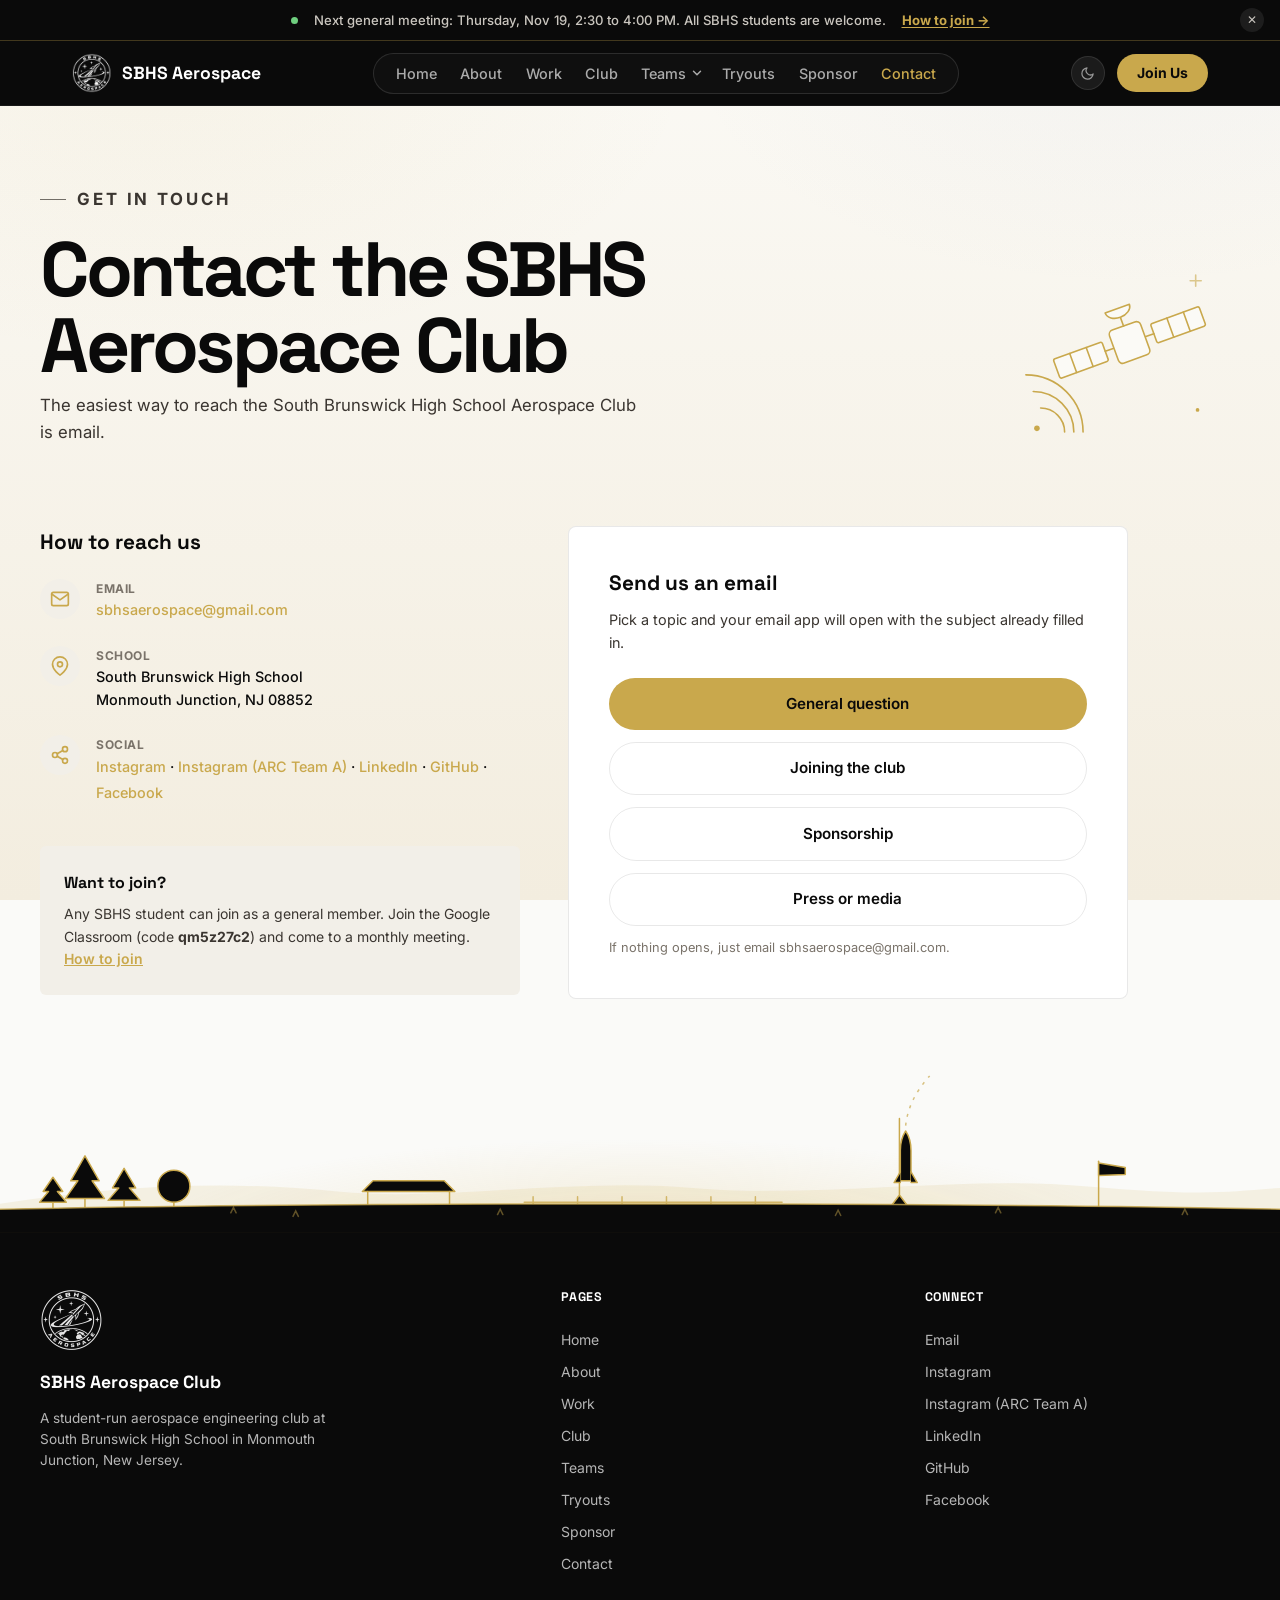
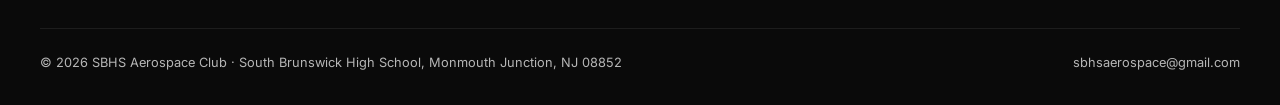
<file: contact.html>
<!DOCTYPE html>
<html lang="en" data-theme="light">

<head>
  <meta charset="UTF-8" />

  <meta name="viewport" content="width=device-width, initial-scale=1.0" />
  <title>Contact the SBHS Aerospace Club | South Brunswick High School</title>
  <meta name="description" content="Email the South Brunswick High School Aerospace Club in Monmouth Junction, NJ, or find the club on Instagram, LinkedIn, GitHub, and Facebook." />
  <meta name="robots" content="index, follow, max-image-preview:large" />
  <link rel="canonical" href="https://sbaerospace.vercel.app/contact.html" />
  <meta property="og:type" content="website" />
  <meta property="og:site_name" content="SBHS Aerospace Club" />
  <meta property="og:locale" content="en_US" />
  <meta property="og:title" content="Contact the SBHS Aerospace Club | South Brunswick High School" />
  <meta property="og:description" content="Email the South Brunswick High School Aerospace Club in Monmouth Junction, NJ, or find the club on Instagram, LinkedIn, GitHub, and Facebook." />
  <meta property="og:url" content="https://sbaerospace.vercel.app/contact.html" />
  <meta property="og:image" content="https://sbaerospace.vercel.app/assets/og/sbhs-aerospace-og.jpg" />
  <meta property="og:image:width" content="1200" />
  <meta property="og:image:height" content="630" />
  <meta property="og:image:alt" content="SBHS Aerospace Club members behind the launch rail at the 2025 American Rocketry Challenge National Finals" />
  <meta name="twitter:card" content="summary_large_image" />
  <meta name="twitter:title" content="Contact the SBHS Aerospace Club | South Brunswick High School" />
  <meta name="twitter:description" content="Email the South Brunswick High School Aerospace Club in Monmouth Junction, NJ, or find the club on Instagram, LinkedIn, GitHub, and Facebook." />
  <meta name="twitter:image" content="https://sbaerospace.vercel.app/assets/og/sbhs-aerospace-og.jpg" />
  <meta name="twitter:image:alt" content="SBHS Aerospace Club members behind the launch rail at the 2025 American Rocketry Challenge National Finals" />
  <link rel="icon" href="favicon.ico" sizes="any" />
  <link rel="icon" type="image/png" sizes="32x32" href="assets/logo/favicon-32.png" />
  <link rel="apple-touch-icon" href="assets/logo/apple-touch-icon.png" />
  <meta name="theme-color" content="#0A0A0A" />
  <link rel="preconnect" href="https://fonts.googleapis.com" />
  <link rel="preconnect" href="https://fonts.gstatic.com" crossorigin />
  <link rel="stylesheet" href="https://fonts.googleapis.com/css2?family=Inter:wght@400;500;600;700&family=Space+Grotesk:wght@500;600;700&display=swap" />
  <link rel="stylesheet" href="style.css?v=5.3" />
  <script src="main.js?v=5.3" defer></script>
</head>

<body>
  <a href="#main" class="skip-link">Skip to content</a>
  <div class="sky" aria-hidden="true">
    <div class="sky__night"></div>
    <div class="sky__dawn"></div>
    <div class="sky__stars"><span style="top:35.8%;left:96.2%;width:1.5px;height:1.5px;--d:4.3s;--delay:3.4s;--o:0.55"></span><span style="top:10.1%;left:13.1%;width:1.5px;height:1.5px;--d:6.4s;--delay:3.2s;--o:0.67"></span><span style="top:17.2%;left:90.8%;width:1px;height:1px;--d:5.6s;--delay:1.3s;--o:0.39"></span><span style="top:12.5%;left:84.2%;width:1px;height:1px;--d:3.8s;--delay:5.8s;--o:0.89"></span><span style="top:49.4%;left:50.3%;width:1px;height:1px;--d:5.2s;--delay:2.8s;--o:0.37"></span><span style="top:12.1%;left:24.2%;width:2px;height:2px;--d:5.5s;--delay:5.1s;--o:0.70"></span><span style="top:7.3%;left:97.5%;width:1.5px;height:1.5px;--d:5.6s;--delay:3.6s;--o:0.46"></span><span style="top:20.3%;left:29.5%;width:1.5px;height:1.5px;--d:6.3s;--delay:4.3s;--o:0.70"></span><span style="top:6.1%;left:47.5%;width:1.5px;height:1.5px;--d:3.4s;--delay:5.4s;--o:0.87"></span><span style="top:53.4%;left:31.8%;width:1.5px;height:1.5px;--d:4.1s;--delay:0.8s;--o:0.85"></span><span style="top:41.0%;left:71.7%;width:2px;height:2px;--d:6.3s;--delay:0.9s;--o:0.56"></span><span style="top:59.9%;left:3.0%;width:1px;height:1px;--d:6.9s;--delay:5.7s;--o:0.52"></span><span style="top:64.3%;left:17.6%;width:1.5px;height:1.5px;--d:4.7s;--delay:3.1s;--o:0.41"></span><span style="top:70.8%;left:49.0%;width:1.5px;height:1.5px;--d:3.4s;--delay:4.4s;--o:0.74"></span><span style="top:78.2%;left:76.5%;width:1px;height:1px;--d:6.9s;--delay:2.9s;--o:0.64"></span><span style="top:7.9%;left:56.3%;width:1.5px;height:1.5px;--d:6.5s;--delay:0.2s;--o:0.87"></span><span style="top:54.4%;left:20.7%;width:1px;height:1px;--d:3.8s;--delay:5.1s;--o:0.39"></span><span style="top:25.4%;left:18.5%;width:1px;height:1px;--d:5.8s;--delay:4.1s;--o:0.53"></span><span style="top:35.6%;left:37.2%;width:1px;height:1px;--d:5.8s;--delay:3.5s;--o:0.55"></span><span style="top:64.7%;left:65.5%;width:1px;height:1px;--d:5.8s;--delay:2.1s;--o:0.80"></span><span style="top:12.2%;left:28.7%;width:1px;height:1px;--d:5.1s;--delay:2.2s;--o:0.52"></span><span style="top:15.3%;left:53.9%;width:1px;height:1px;--d:6.2s;--delay:5.1s;--o:0.71"></span><span style="top:88.9%;left:85.5%;width:1px;height:1px;--d:5.2s;--delay:3.5s;--o:0.38"></span><span style="top:55.2%;left:68.4%;width:1.5px;height:1.5px;--d:4.7s;--delay:4.9s;--o:0.77"></span><span style="top:10.9%;left:57.5%;width:1px;height:1px;--d:5.2s;--delay:1.0s;--o:0.40"></span><span style="top:5.2%;left:77.7%;width:1.5px;height:1.5px;--d:3.5s;--delay:3.4s;--o:0.79"></span><span style="top:63.1%;left:68.2%;width:2px;height:2px;--d:3.8s;--delay:0.7s;--o:0.81"></span><span style="top:35.7%;left:40.1%;width:1.5px;height:1.5px;--d:5.5s;--delay:1.4s;--o:0.48"></span><span style="top:42.5%;left:62.1%;width:1px;height:1px;--d:4.3s;--delay:3.9s;--o:0.61"></span><span style="top:6.2%;left:55.0%;width:1px;height:1px;--d:4.6s;--delay:5.8s;--o:0.65"></span><span style="top:70.1%;left:30.0%;width:1px;height:1px;--d:3.5s;--delay:5.6s;--o:0.43"></span><span style="top:77.2%;left:71.6%;width:1px;height:1px;--d:4.8s;--delay:5.9s;--o:0.75"></span><span style="top:74.9%;left:75.3%;width:1px;height:1px;--d:5.1s;--delay:4.2s;--o:0.61"></span><span style="top:74.8%;left:12.6%;width:2.5px;height:2.5px;--d:6.3s;--delay:3.4s;--o:0.93"></span><span style="top:49.4%;left:61.4%;width:1px;height:1px;--d:6.6s;--delay:1.5s;--o:0.82"></span><span style="top:30.6%;left:85.1%;width:1.5px;height:1.5px;--d:3.7s;--delay:2.1s;--o:0.70"></span><span style="top:63.4%;left:30.0%;width:2.5px;height:2.5px;--d:4.6s;--delay:3.1s;--o:0.35"></span><span style="top:12.7%;left:55.9%;width:1.5px;height:1.5px;--d:6.0s;--delay:3.8s;--o:0.40"></span><span style="top:11.5%;left:8.5%;width:1px;height:1px;--d:3.2s;--delay:5.2s;--o:0.75"></span><span style="top:54.4%;left:26.3%;width:2.5px;height:2.5px;--d:5.4s;--delay:2.7s;--o:0.87"></span><span style="top:26.5%;left:21.2%;width:1.5px;height:1.5px;--d:4.1s;--delay:4.5s;--o:0.68"></span><span style="top:67.4%;left:21.9%;width:2.5px;height:2.5px;--d:4.1s;--delay:1.6s;--o:0.52"></span><span style="top:50.6%;left:60.8%;width:1px;height:1px;--d:6.5s;--delay:5.3s;--o:0.44"></span><span style="top:33.4%;left:91.3%;width:1px;height:1px;--d:3.3s;--delay:0.4s;--o:0.37"></span><span style="top:89.0%;left:26.4%;width:1.5px;height:1.5px;--d:3.4s;--delay:2.2s;--o:0.44"></span><span style="top:22.9%;left:21.2%;width:1.5px;height:1.5px;--d:4.2s;--delay:4.6s;--o:0.94"></span><span style="top:47.6%;left:1.6%;width:2px;height:2px;--d:3.0s;--delay:2.1s;--o:0.90"></span><span style="top:70.4%;left:93.6%;width:1px;height:1px;--d:6.7s;--delay:3.7s;--o:0.83"></span><span style="top:11.5%;left:42.9%;width:2px;height:2px;--d:3.5s;--delay:0.9s;--o:0.64"></span><span style="top:32.7%;left:61.2%;width:1.5px;height:1.5px;--d:4.9s;--delay:5.5s;--o:0.68"></span><span style="top:16.9%;left:75.5%;width:2.5px;height:2.5px;--d:4.7s;--delay:0.5s;--o:0.48"></span><span style="top:20.8%;left:78.8%;width:1px;height:1px;--d:6.3s;--delay:0.6s;--o:0.71"></span><span style="top:27.3%;left:59.8%;width:1px;height:1px;--d:5.9s;--delay:2.0s;--o:0.52"></span><span style="top:10.6%;left:58.8%;width:1.5px;height:1.5px;--d:3.8s;--delay:5.4s;--o:0.70"></span><span style="top:40.4%;left:15.6%;width:1px;height:1px;--d:5.7s;--delay:3.0s;--o:0.45"></span><span style="top:8.6%;left:39.1%;width:1px;height:1px;--d:3.1s;--delay:2.7s;--o:0.68"></span><span style="top:85.0%;left:54.6%;width:1.5px;height:1.5px;--d:3.2s;--delay:1.1s;--o:0.93"></span><span style="top:62.1%;left:49.0%;width:1px;height:1px;--d:5.0s;--delay:1.5s;--o:0.38"></span><span style="top:76.6%;left:14.1%;width:1.5px;height:1.5px;--d:4.2s;--delay:3.7s;--o:0.44"></span><span style="top:62.1%;left:61.6%;width:1px;height:1px;--d:4.2s;--delay:5.6s;--o:0.94"></span><span style="top:79.1%;left:44.8%;width:2.5px;height:2.5px;--d:3.4s;--delay:5.1s;--o:0.66"></span><span style="top:10.3%;left:96.4%;width:2.5px;height:2.5px;--d:6.4s;--delay:4.2s;--o:0.53"></span><span style="top:74.7%;left:32.0%;width:1.5px;height:1.5px;--d:6.1s;--delay:4.0s;--o:0.85"></span><span style="top:23.5%;left:25.2%;width:1.5px;height:1.5px;--d:5.6s;--delay:5.6s;--o:0.42"></span></div>
  </div>

  <header>
    <div class="nav-inner">
      <a href="index.html" class="logo">
        <img src="assets/logo/badge-white-96.png" alt="" width="40" height="40" />
        SBHS Aerospace
      </a>
      <nav class="nav-links" aria-label="Primary navigation">
        <a href="index.html">Home</a>
        <a href="about.html">About</a>
        <a href="projects.html">Work</a>
        <a href="club.html">Club</a>
        <div class="nav-dropdown" id="teamsDropdown">
          <a href="teams.html" class="nav-dropdown-link">Teams</a>
          <button class="nav-dropdown-toggle" type="button" aria-expanded="false" aria-controls="teamsMenu" aria-label="Show the list of teams">
            <svg viewBox="0 0 24 24" width="14" height="14" fill="none" stroke="currentColor" stroke-width="2.5" stroke-linecap="round" stroke-linejoin="round" aria-hidden="true"><polyline points="6 9 12 15 18 9" /></svg>
          </button>
          <div class="nav-dropdown-menu" id="teamsMenu">
            <a href="teams.html#arc">American Rocketry Challenge (2 teams)</a>
            <a href="teams.html#techrise">NASA TechRise</a>
            <a href="teams.html#drones-in-school">Drones in School Challenge</a>
            <a href="teams.html#cubes-in-space">Cubes in Space</a>
            <a href="teams.html#genes-in-space">Genes in Space (2 teams)</a>
            <a href="teams.html#aviation-design">Aviation Design Challenge</a>
          </div>
        </div>
        <a href="tryouts.html">Tryouts</a>
        <a href="sponsor.html">Sponsor</a>
        <a href="contact.html">Contact</a>
      </nav>
      <div class="nav-actions">
        <button class="theme-toggle" id="themeToggle" aria-label="Toggle dark mode">
          <svg class="icon-moon" viewBox="0 0 24 24" fill="none" stroke="currentColor" stroke-width="2"
            stroke-linecap="round" stroke-linejoin="round" aria-hidden="true">
            <path d="M21 12.79A9 9 0 1 1 11.21 3 7 7 0 0 0 21 12.79z" />
          </svg>
          <svg class="icon-sun" viewBox="0 0 24 24" fill="none" stroke="currentColor" stroke-width="2"
            stroke-linecap="round" stroke-linejoin="round" aria-hidden="true">
            <circle cx="12" cy="12" r="5" />
            <line x1="12" y1="1" x2="12" y2="3" />
            <line x1="12" y1="21" x2="12" y2="23" />
            <line x1="4.22" y1="4.22" x2="5.64" y2="5.64" />
            <line x1="18.36" y1="18.36" x2="19.78" y2="19.78" />
            <line x1="1" y1="12" x2="3" y2="12" />
            <line x1="21" y1="12" x2="23" y2="12" />
            <line x1="4.22" y1="19.78" x2="5.64" y2="18.36" />
            <line x1="18.36" y1="5.64" x2="19.78" y2="4.22" />
          </svg>
        </button>

        <a href="club.html#join" class="btn-nav">Join Us</a>
        <button class="hamburger" id="hamburger" aria-label="Open menu" aria-expanded="false" aria-controls="mobileNav">
          <span></span><span></span><span></span>
        </button>
      </div>
    </div>
  </header>

  <nav class="mobile-nav" id="mobileNav" aria-label="Mobile navigation">
    <a href="index.html">Home</a>
    <a href="about.html">About</a>
    <a href="projects.html">Work</a>
    <a href="club.html">Club</a>
    <a href="teams.html">Teams</a>
    <div class="mobile-subnav">
      <a href="teams.html#arc">American Rocketry Challenge (2 teams)</a>
      <a href="teams.html#techrise">NASA TechRise</a>
      <a href="teams.html#drones-in-school">Drones in School Challenge</a>
      <a href="teams.html#cubes-in-space">Cubes in Space</a>
      <a href="teams.html#genes-in-space">Genes in Space (2 teams)</a>
      <a href="teams.html#aviation-design">Aviation Design Challenge</a>
    </div>
    <a href="tryouts.html">Tryouts</a>
    <a href="sponsor.html">Sponsor</a>
    <a href="contact.html">Contact</a>
  </nav>

  <main id="main">

    <div class="page-header">
      <div class="container">
        <div class="page-header-text">
          <p class="eyebrow">Get in touch</p>
          <h1>Contact the SBHS Aerospace Club</h1>
          <p>The easiest way to reach the South Brunswick High School Aerospace Club is email.</p>
        </div>
        <div class="page-art" aria-hidden="true"><svg viewBox="0 0 260 220" focusable="false"><g transform="rotate(-20 140 96)"><rect class="solid" x="56" y="86" width="56" height="22" rx="2" /><path d="M75 86 V108 M94 86 V108" /><rect class="solid" x="168" y="86" width="56" height="22" rx="2" /><path d="M187 86 V108 M206 86 V108" /><path d="M112 97 H122 M158 97 H168" /><rect class="solid" x="122" y="78" width="36" height="38" rx="5" /><path d="M140 78 V64" /><path class="solid" d="M126 58 A 14 10 0 0 0 154 58 Z" /></g><path d="M44 168 A 26 26 0 0 1 70 194 M36 150 A 44 44 0 0 1 80 194 M28 132 A 62 62 0 0 1 90 194" /><circle class="dot" cx="40" cy="190" r="3" /><circle class="dot" cx="214" cy="170" r="2" /><path class="plus" d="M206 30 h12 m-6 -6 v12" /></svg></div>
      </div>
    </div>

    <section class="section" style="padding-top: 40px;">
      <div class="container">
        <div class="contact-grid reveal">

          <!-- Left: contact info -->
          <div class="contact-info">
            <h2 style="font-family: var(--font-head); font-size: 1.3rem; font-weight: 700; margin-bottom: 1.25rem;">How to reach us</h2>

            <div class="contact-channel">
              <div class="channel-icon-wrap" aria-hidden="true">
                <svg viewBox="0 0 24 24" width="20" height="20" fill="none" stroke="currentColor" stroke-width="2" stroke-linecap="round" stroke-linejoin="round" style="color: var(--accent);">
                  <path d="M4 4h16c1.1 0 2 .9 2 2v12c0 1.1-.9 2-2 2H4c-1.1 0-2-.9-2-2V6c0-1.1.9-2 2-2z"/>
                  <polyline points="22,6 12,13 2,6"/>
                </svg>
              </div>
              <div>
                <div class="channel-label">Email</div>
                <div class="channel-val"><a href="mailto:sbhsaerospace@gmail.com">sbhsaerospace@gmail.com</a></div>
              </div>
            </div>

            <div class="contact-channel">
              <div class="channel-icon-wrap" aria-hidden="true">
                <svg viewBox="0 0 24 24" width="20" height="20" fill="none" stroke="currentColor" stroke-width="2" stroke-linecap="round" stroke-linejoin="round" style="color: var(--accent);">
                  <path d="M21 10c0 7-9 13-9 13s-9-6-9-13a9 9 0 0 1 18 0z"/>
                  <circle cx="12" cy="10" r="3"/>
                </svg>
              </div>
              <div>
                <div class="channel-label">School</div>
                <div class="channel-val">South Brunswick High School<br />Monmouth Junction, NJ 08852</div>
              </div>
            </div>

            <div class="contact-channel">
              <div class="channel-icon-wrap" aria-hidden="true">
                <svg viewBox="0 0 24 24" width="20" height="20" fill="none" stroke="currentColor" stroke-width="2" stroke-linecap="round" stroke-linejoin="round" style="color: var(--accent);">
                  <circle cx="18" cy="5" r="3"/><circle cx="6" cy="12" r="3"/><circle cx="18" cy="19" r="3"/>
                  <line x1="8.59" y1="13.51" x2="15.42" y2="17.49"/><line x1="15.41" y1="6.51" x2="8.59" y2="10.49"/>
                </svg>
              </div>
              <div>
                <div class="channel-label">Social</div>
                <div class="channel-val" style="line-height: 1.8;">
                  <a href="https://www.instagram.com/sbaeroclub/" target="_blank" rel="noopener noreferrer">Instagram</a> &middot;
                  <a href="https://www.instagram.com/sbhs_aerospaceclub_team_a/" target="_blank" rel="noopener noreferrer">Instagram (ARC Team A)</a> &middot;
                  <a href="https://www.linkedin.com/company/south-brunswick-high-school-aerospace" target="_blank" rel="noopener noreferrer">LinkedIn</a> &middot;
                  <a href="https://github.com/SBAerospace" target="_blank" rel="noopener noreferrer">GitHub</a> &middot;
                  <a href="https://www.facebook.com/people/SB-Aerospace/61559474409905/" target="_blank" rel="noopener noreferrer">Facebook</a>
                </div>
              </div>
            </div>

            <div style="margin-top: 2.5rem; background: var(--surface); border-radius: var(--radius-md); padding: 1.5rem;">
              <h3 style="font-family: var(--font-head); font-size: 1rem; font-weight: 700; margin-bottom: 0.5rem;">Want to join?</h3>
              <p style="font-size: 0.875rem; color: var(--text-2); line-height: 1.6;">
                Any SBHS student can join as a general member. Join the Google Classroom (code <strong>qm5z27c2</strong>)
                and come to a monthly meeting.
                <a href="club.html#join" style="color: var(--accent); font-weight: 600; text-decoration: underline;">How to join</a>
              </p>
            </div>
          </div>

          <!-- Right: email actions -->
          <div class="form-wrap">
            <h2 style="font-family: var(--font-head); font-size: 1.3rem; font-weight: 700; margin-bottom: 0.5rem;">Send us an email</h2>
            <p style="font-size: 0.9rem; color: var(--text-2); line-height: 1.6; margin-bottom: 1.5rem;">Pick a topic and your email app will open with the subject already filled in.</p>
            <div class="contact-actions">
              <a class="btn btn-primary" href="mailto:sbhsaerospace@gmail.com?subject=Question%20for%20the%20SBHS%20Aerospace%20Club">General question</a>
              <a class="btn btn-outline" href="mailto:sbhsaerospace@gmail.com?subject=Joining%20the%20SBHS%20Aerospace%20Club&amp;body=Name%3A%0AGrade%3A%0AInterests%3A%0A">Joining the club</a>
              <a class="btn btn-outline" href="mailto:sbhsaerospace@gmail.com?subject=Sponsorship%20inquiry%20-%20SBHS%20Aerospace%20Club">Sponsorship</a>
              <a class="btn btn-outline" href="mailto:sbhsaerospace@gmail.com?subject=Press%20or%20media%20request%20-%20SBHS%20Aerospace%20Club">Press or media</a>
              <small>If nothing opens, just email sbhsaerospace@gmail.com.</small>
            </div>
          </div>

        </div>
      </div>
    </section>
  </main>

  <footer>
    <div class="horizon" aria-hidden="true">
      <svg viewBox="0 0 1440 150" preserveAspectRatio="xMaxYMax slice">
        <!-- distant hills -->
        <path class="hz-far" d="M0 118 C 140 96, 260 92, 380 104 S 640 88, 780 100 S 1080 86, 1220 98 S 1380 104, 1440 100 V150 H0 Z" />
        <!-- trees on the left -->
        <g class="hz-shape">
          <path d="M96 124 V112 M96 64 L80 92 H88 L74 112 H118 L104 92 H112 Z" />
          <path d="M140 124 V114 M140 78 L127 100 H134 L122 114 H158 L146 100 H153 Z" />
          <path d="M60 124 V116 M60 88 L49 104 H55 L45 116 H75 L65 104 H71 Z" />
          <circle cx="196" cy="98" r="18" /><path d="M196 116 V124" />
        </g>
        <!-- launch-day canopy -->
        <g class="hz-shape">
          <path d="M420 92 L500 92 L512 104 L408 104 Z" />
          <path d="M414 104 V124 M506 104 V124" />
        </g>
        <!-- fence -->
        <path class="hz-line" d="M590 116 H880 M600 110 V124 M650 110 V124 M700 110 V124 M750 110 V124 M800 110 V124 M850 110 V124" />
        <!-- launch rail with a rocket -->
        <g class="hz-shape">
          <path d="M1000 124 L1012 108 L1024 124 M1012 108 V22" />
          <path d="M1019 36 C 1023 42 1025 50 1025 58 V92 H1013 V58 C1013 50 1015 42 1019 36 Z" />
          <path d="M1013 82 L1006 94 H1013 M1025 82 L1032 94 H1025" />
        </g>
        <path class="hz-dash" d="M1019 30 C 1021 10 1030 -8 1046 -26" />
        <!-- windsock -->
        <g class="hz-shape"><path d="M1236 124 V70" /><path d="M1236 72 L1266 77 L1266 85 L1236 86 Z" /></g>
        <!-- ground -->
        <path class="hz-ground" d="M0 124 C 360 116, 1080 116, 1440 124 V150 H0 Z" />
        <path class="hz-line" d="M0 124 C 360 116, 1080 116, 1440 124" />
        <path class="hz-grass" d="M260 128 l3 -6 l3 6 M330 132 l3 -6 l3 6 M560 130 l3 -6 l3 6 M940 131 l3 -6 l3 6 M1120 128 l3 -6 l3 6 M1330 130 l3 -6 l3 6" />
      </svg>
    </div>
    <div class="footer-inner">
      <div class="footer-brand">
        <img class="footer-badge" src="assets/logo/badge-white-128.png" width="64" height="64" loading="lazy" alt="SBHS Aerospace Club badge" />
        <h3>SBHS Aerospace Club</h3>
        <p>A student-run aerospace engineering club at South Brunswick High School in Monmouth Junction, New Jersey.</p>
      </div>
      <div class="footer-col">
        <h4>Pages</h4>
        <a href="index.html">Home</a>
        <a href="about.html">About</a>
        <a href="projects.html">Work</a>
        <a href="club.html">Club</a>
        <a href="teams.html">Teams</a>
        <a href="tryouts.html">Tryouts</a>
        <a href="sponsor.html">Sponsor</a>
        <a href="contact.html">Contact</a>
      </div>
      <div class="footer-col">
        <h4>Connect</h4>
        <a href="mailto:sbhsaerospace@gmail.com">Email</a>
        <a href="https://www.instagram.com/sbaeroclub/" target="_blank" rel="noopener noreferrer">Instagram</a>
        <a href="https://www.instagram.com/sbhs_aerospaceclub_team_a/" target="_blank" rel="noopener noreferrer">Instagram (ARC Team A)</a>
        <a href="https://www.linkedin.com/company/south-brunswick-high-school-aerospace" target="_blank" rel="noopener noreferrer">LinkedIn</a>
        <a href="https://github.com/SBAerospace" target="_blank" rel="noopener noreferrer">GitHub</a>
        <a href="https://www.facebook.com/people/SB-Aerospace/61559474409905/" target="_blank" rel="noopener noreferrer">Facebook</a>
      </div>
    </div>
    <div class="footer-bottom">
      <span>&copy; <span id="copy-year">2026</span> SBHS Aerospace Club &middot; South Brunswick High School, Monmouth Junction, NJ 08852</span>
      <a href="mailto:sbhsaerospace@gmail.com">sbhsaerospace@gmail.com</a>
    </div>
  </footer>

</body>

</html>
</file>
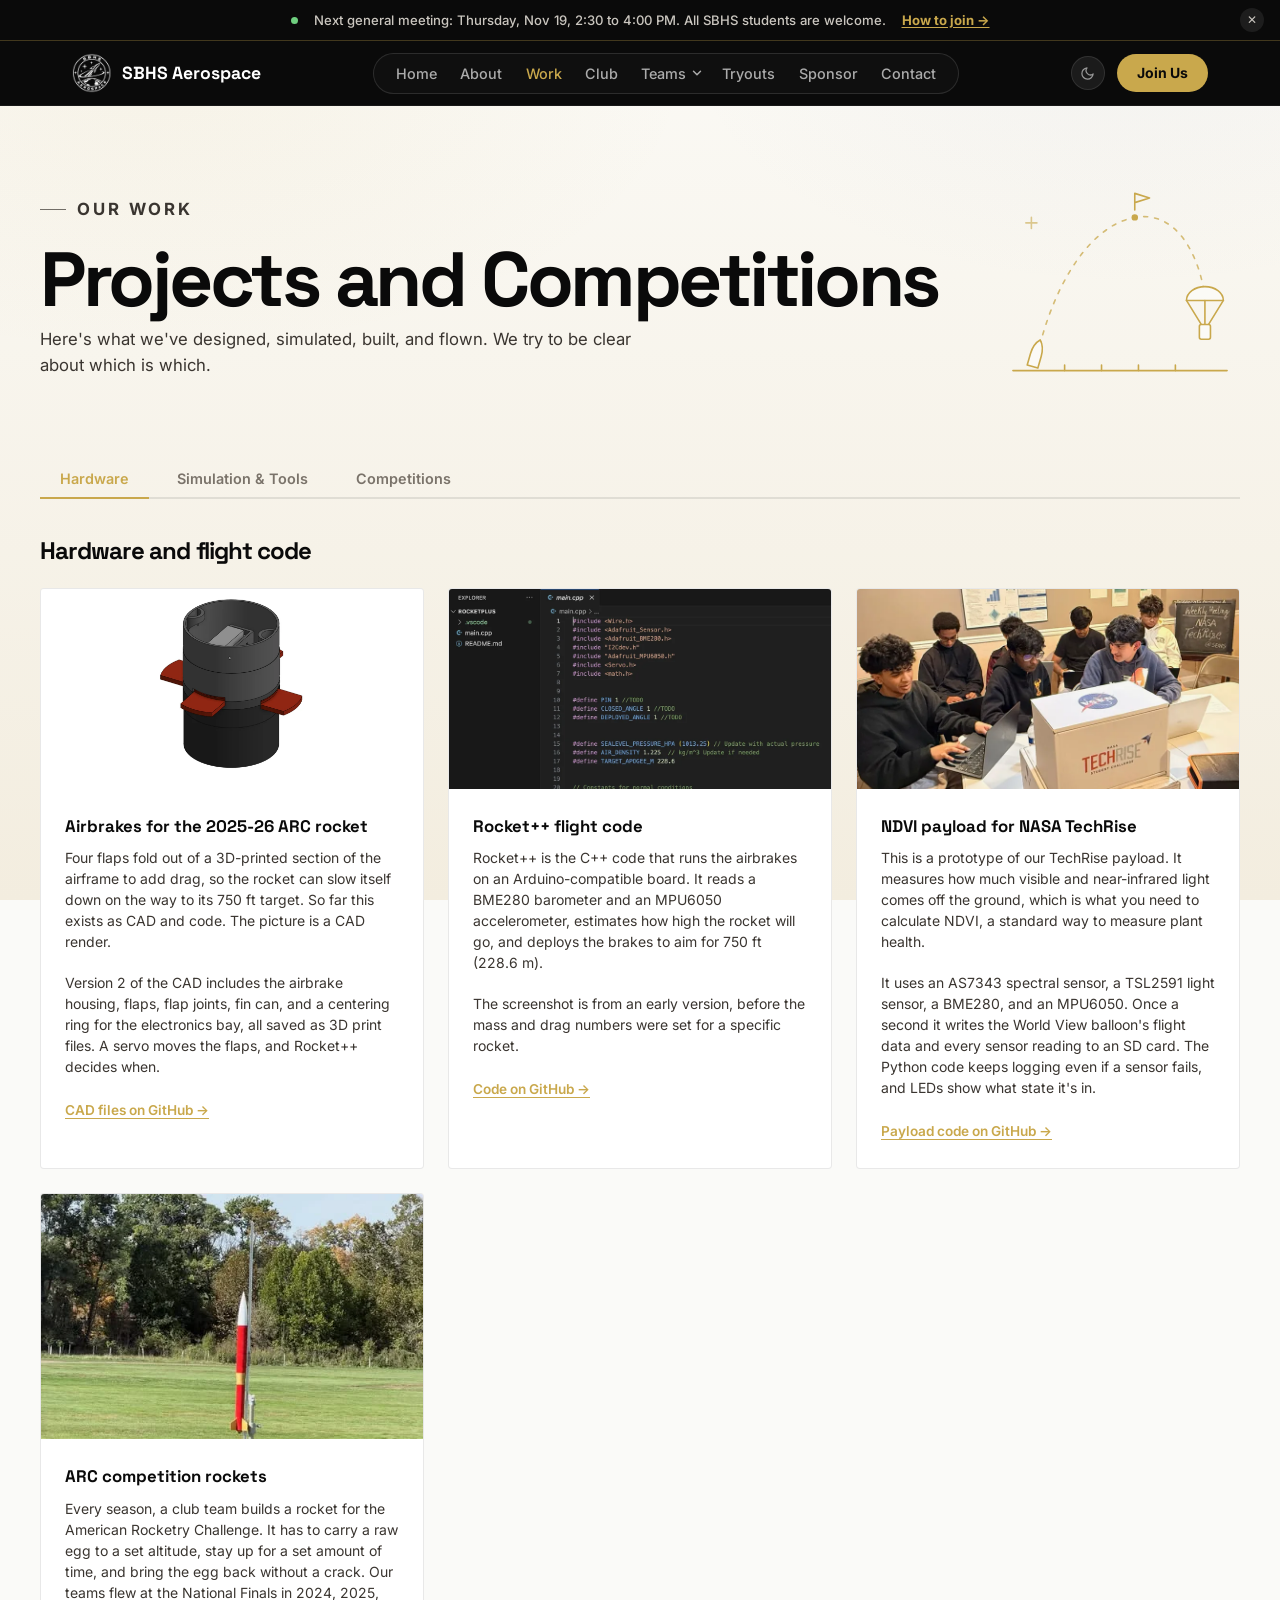
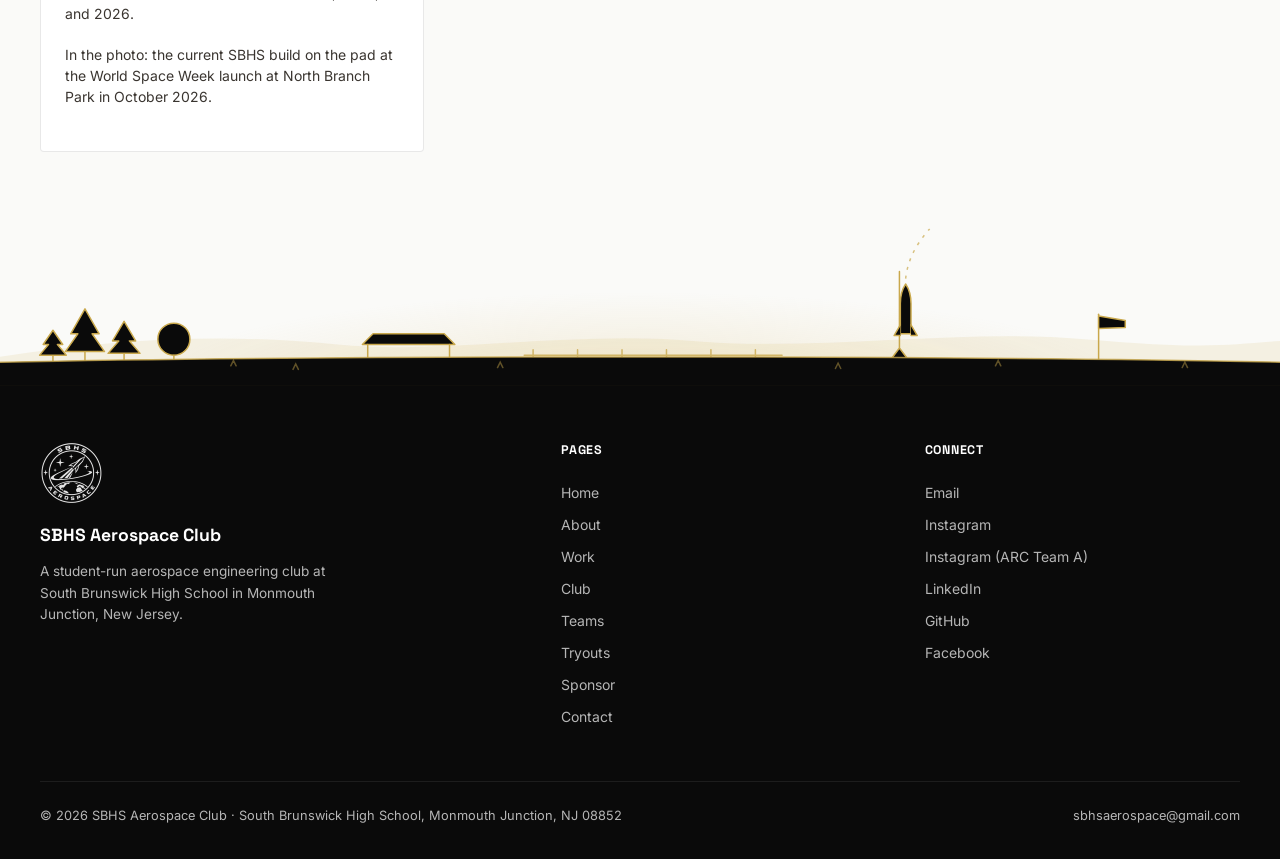
<file: projects.html>
<!DOCTYPE html>
<html lang="en" data-theme="light">

<head>
  <meta charset="UTF-8" />

  <meta name="viewport" content="width=device-width, initial-scale=1.0" />
  <title>Projects and Competitions | SBHS Aerospace Club</title>
  <meta name="description" content="SBHS Aerospace Club projects: an ARC airbrake system and flight code, a NASA TechRise NDVI payload, CFD studies, rocket CAD, and the CircuitSpace planning tool." />
  <meta name="robots" content="index, follow, max-image-preview:large" />
  <link rel="canonical" href="https://sbaerospace.vercel.app/projects.html" />
  <meta property="og:type" content="website" />
  <meta property="og:site_name" content="SBHS Aerospace Club" />
  <meta property="og:locale" content="en_US" />
  <meta property="og:title" content="Projects and Competitions | SBHS Aerospace Club" />
  <meta property="og:description" content="SBHS Aerospace Club projects: an ARC airbrake system and flight code, a NASA TechRise NDVI payload, CFD studies, rocket CAD, and the CircuitSpace planning tool." />
  <meta property="og:url" content="https://sbaerospace.vercel.app/projects.html" />
  <meta property="og:image" content="https://sbaerospace.vercel.app/assets/og/sbhs-aerospace-og.jpg" />
  <meta property="og:image:width" content="1200" />
  <meta property="og:image:height" content="630" />
  <meta property="og:image:alt" content="SBHS Aerospace Club members behind the launch rail at the 2025 American Rocketry Challenge National Finals" />
  <meta name="twitter:card" content="summary_large_image" />
  <meta name="twitter:title" content="Projects and Competitions | SBHS Aerospace Club" />
  <meta name="twitter:description" content="SBHS Aerospace Club projects: an ARC airbrake system and flight code, a NASA TechRise NDVI payload, CFD studies, rocket CAD, and the CircuitSpace planning tool." />
  <meta name="twitter:image" content="https://sbaerospace.vercel.app/assets/og/sbhs-aerospace-og.jpg" />
  <meta name="twitter:image:alt" content="SBHS Aerospace Club members behind the launch rail at the 2025 American Rocketry Challenge National Finals" />
  <link rel="icon" href="favicon.ico" sizes="any" />
  <link rel="icon" type="image/png" sizes="32x32" href="assets/logo/favicon-32.png" />
  <link rel="apple-touch-icon" href="assets/logo/apple-touch-icon.png" />
  <meta name="theme-color" content="#0A0A0A" />
  <link rel="preconnect" href="https://fonts.googleapis.com" />
  <link rel="preconnect" href="https://fonts.gstatic.com" crossorigin />
  <link rel="stylesheet" href="https://fonts.googleapis.com/css2?family=Inter:wght@400;500;600;700&family=Space+Grotesk:wght@500;600;700&display=swap" />
  <link rel="stylesheet" href="style.css?v=5.3" />
  <script src="main.js?v=5.3" defer></script>
</head>

<body>
  <a href="#main" class="skip-link">Skip to content</a>
  <div class="sky" aria-hidden="true">
    <div class="sky__night"></div>
    <div class="sky__dawn"></div>
    <div class="sky__stars"><span style="top:35.8%;left:96.2%;width:1.5px;height:1.5px;--d:4.3s;--delay:3.4s;--o:0.55"></span><span style="top:10.1%;left:13.1%;width:1.5px;height:1.5px;--d:6.4s;--delay:3.2s;--o:0.67"></span><span style="top:17.2%;left:90.8%;width:1px;height:1px;--d:5.6s;--delay:1.3s;--o:0.39"></span><span style="top:12.5%;left:84.2%;width:1px;height:1px;--d:3.8s;--delay:5.8s;--o:0.89"></span><span style="top:49.4%;left:50.3%;width:1px;height:1px;--d:5.2s;--delay:2.8s;--o:0.37"></span><span style="top:12.1%;left:24.2%;width:2px;height:2px;--d:5.5s;--delay:5.1s;--o:0.70"></span><span style="top:7.3%;left:97.5%;width:1.5px;height:1.5px;--d:5.6s;--delay:3.6s;--o:0.46"></span><span style="top:20.3%;left:29.5%;width:1.5px;height:1.5px;--d:6.3s;--delay:4.3s;--o:0.70"></span><span style="top:6.1%;left:47.5%;width:1.5px;height:1.5px;--d:3.4s;--delay:5.4s;--o:0.87"></span><span style="top:53.4%;left:31.8%;width:1.5px;height:1.5px;--d:4.1s;--delay:0.8s;--o:0.85"></span><span style="top:41.0%;left:71.7%;width:2px;height:2px;--d:6.3s;--delay:0.9s;--o:0.56"></span><span style="top:59.9%;left:3.0%;width:1px;height:1px;--d:6.9s;--delay:5.7s;--o:0.52"></span><span style="top:64.3%;left:17.6%;width:1.5px;height:1.5px;--d:4.7s;--delay:3.1s;--o:0.41"></span><span style="top:70.8%;left:49.0%;width:1.5px;height:1.5px;--d:3.4s;--delay:4.4s;--o:0.74"></span><span style="top:78.2%;left:76.5%;width:1px;height:1px;--d:6.9s;--delay:2.9s;--o:0.64"></span><span style="top:7.9%;left:56.3%;width:1.5px;height:1.5px;--d:6.5s;--delay:0.2s;--o:0.87"></span><span style="top:54.4%;left:20.7%;width:1px;height:1px;--d:3.8s;--delay:5.1s;--o:0.39"></span><span style="top:25.4%;left:18.5%;width:1px;height:1px;--d:5.8s;--delay:4.1s;--o:0.53"></span><span style="top:35.6%;left:37.2%;width:1px;height:1px;--d:5.8s;--delay:3.5s;--o:0.55"></span><span style="top:64.7%;left:65.5%;width:1px;height:1px;--d:5.8s;--delay:2.1s;--o:0.80"></span><span style="top:12.2%;left:28.7%;width:1px;height:1px;--d:5.1s;--delay:2.2s;--o:0.52"></span><span style="top:15.3%;left:53.9%;width:1px;height:1px;--d:6.2s;--delay:5.1s;--o:0.71"></span><span style="top:88.9%;left:85.5%;width:1px;height:1px;--d:5.2s;--delay:3.5s;--o:0.38"></span><span style="top:55.2%;left:68.4%;width:1.5px;height:1.5px;--d:4.7s;--delay:4.9s;--o:0.77"></span><span style="top:10.9%;left:57.5%;width:1px;height:1px;--d:5.2s;--delay:1.0s;--o:0.40"></span><span style="top:5.2%;left:77.7%;width:1.5px;height:1.5px;--d:3.5s;--delay:3.4s;--o:0.79"></span><span style="top:63.1%;left:68.2%;width:2px;height:2px;--d:3.8s;--delay:0.7s;--o:0.81"></span><span style="top:35.7%;left:40.1%;width:1.5px;height:1.5px;--d:5.5s;--delay:1.4s;--o:0.48"></span><span style="top:42.5%;left:62.1%;width:1px;height:1px;--d:4.3s;--delay:3.9s;--o:0.61"></span><span style="top:6.2%;left:55.0%;width:1px;height:1px;--d:4.6s;--delay:5.8s;--o:0.65"></span><span style="top:70.1%;left:30.0%;width:1px;height:1px;--d:3.5s;--delay:5.6s;--o:0.43"></span><span style="top:77.2%;left:71.6%;width:1px;height:1px;--d:4.8s;--delay:5.9s;--o:0.75"></span><span style="top:74.9%;left:75.3%;width:1px;height:1px;--d:5.1s;--delay:4.2s;--o:0.61"></span><span style="top:74.8%;left:12.6%;width:2.5px;height:2.5px;--d:6.3s;--delay:3.4s;--o:0.93"></span><span style="top:49.4%;left:61.4%;width:1px;height:1px;--d:6.6s;--delay:1.5s;--o:0.82"></span><span style="top:30.6%;left:85.1%;width:1.5px;height:1.5px;--d:3.7s;--delay:2.1s;--o:0.70"></span><span style="top:63.4%;left:30.0%;width:2.5px;height:2.5px;--d:4.6s;--delay:3.1s;--o:0.35"></span><span style="top:12.7%;left:55.9%;width:1.5px;height:1.5px;--d:6.0s;--delay:3.8s;--o:0.40"></span><span style="top:11.5%;left:8.5%;width:1px;height:1px;--d:3.2s;--delay:5.2s;--o:0.75"></span><span style="top:54.4%;left:26.3%;width:2.5px;height:2.5px;--d:5.4s;--delay:2.7s;--o:0.87"></span><span style="top:26.5%;left:21.2%;width:1.5px;height:1.5px;--d:4.1s;--delay:4.5s;--o:0.68"></span><span style="top:67.4%;left:21.9%;width:2.5px;height:2.5px;--d:4.1s;--delay:1.6s;--o:0.52"></span><span style="top:50.6%;left:60.8%;width:1px;height:1px;--d:6.5s;--delay:5.3s;--o:0.44"></span><span style="top:33.4%;left:91.3%;width:1px;height:1px;--d:3.3s;--delay:0.4s;--o:0.37"></span><span style="top:89.0%;left:26.4%;width:1.5px;height:1.5px;--d:3.4s;--delay:2.2s;--o:0.44"></span><span style="top:22.9%;left:21.2%;width:1.5px;height:1.5px;--d:4.2s;--delay:4.6s;--o:0.94"></span><span style="top:47.6%;left:1.6%;width:2px;height:2px;--d:3.0s;--delay:2.1s;--o:0.90"></span><span style="top:70.4%;left:93.6%;width:1px;height:1px;--d:6.7s;--delay:3.7s;--o:0.83"></span><span style="top:11.5%;left:42.9%;width:2px;height:2px;--d:3.5s;--delay:0.9s;--o:0.64"></span><span style="top:32.7%;left:61.2%;width:1.5px;height:1.5px;--d:4.9s;--delay:5.5s;--o:0.68"></span><span style="top:16.9%;left:75.5%;width:2.5px;height:2.5px;--d:4.7s;--delay:0.5s;--o:0.48"></span><span style="top:20.8%;left:78.8%;width:1px;height:1px;--d:6.3s;--delay:0.6s;--o:0.71"></span><span style="top:27.3%;left:59.8%;width:1px;height:1px;--d:5.9s;--delay:2.0s;--o:0.52"></span><span style="top:10.6%;left:58.8%;width:1.5px;height:1.5px;--d:3.8s;--delay:5.4s;--o:0.70"></span><span style="top:40.4%;left:15.6%;width:1px;height:1px;--d:5.7s;--delay:3.0s;--o:0.45"></span><span style="top:8.6%;left:39.1%;width:1px;height:1px;--d:3.1s;--delay:2.7s;--o:0.68"></span><span style="top:85.0%;left:54.6%;width:1.5px;height:1.5px;--d:3.2s;--delay:1.1s;--o:0.93"></span><span style="top:62.1%;left:49.0%;width:1px;height:1px;--d:5.0s;--delay:1.5s;--o:0.38"></span><span style="top:76.6%;left:14.1%;width:1.5px;height:1.5px;--d:4.2s;--delay:3.7s;--o:0.44"></span><span style="top:62.1%;left:61.6%;width:1px;height:1px;--d:4.2s;--delay:5.6s;--o:0.94"></span><span style="top:79.1%;left:44.8%;width:2.5px;height:2.5px;--d:3.4s;--delay:5.1s;--o:0.66"></span><span style="top:10.3%;left:96.4%;width:2.5px;height:2.5px;--d:6.4s;--delay:4.2s;--o:0.53"></span><span style="top:74.7%;left:32.0%;width:1.5px;height:1.5px;--d:6.1s;--delay:4.0s;--o:0.85"></span><span style="top:23.5%;left:25.2%;width:1.5px;height:1.5px;--d:5.6s;--delay:5.6s;--o:0.42"></span></div>
  </div>

  <header>
    <div class="nav-inner">
      <a href="index.html" class="logo">
        <img src="assets/logo/badge-white-96.png" alt="" width="40" height="40" />
        SBHS Aerospace
      </a>
      <nav class="nav-links" aria-label="Primary navigation">
        <a href="index.html">Home</a>
        <a href="about.html">About</a>
        <a href="projects.html">Work</a>
        <a href="club.html">Club</a>
        <div class="nav-dropdown" id="teamsDropdown">
          <a href="teams.html" class="nav-dropdown-link">Teams</a>
          <button class="nav-dropdown-toggle" type="button" aria-expanded="false" aria-controls="teamsMenu" aria-label="Show the list of teams">
            <svg viewBox="0 0 24 24" width="14" height="14" fill="none" stroke="currentColor" stroke-width="2.5" stroke-linecap="round" stroke-linejoin="round" aria-hidden="true"><polyline points="6 9 12 15 18 9" /></svg>
          </button>
          <div class="nav-dropdown-menu" id="teamsMenu">
            <a href="teams.html#arc">American Rocketry Challenge (2 teams)</a>
            <a href="teams.html#techrise">NASA TechRise</a>
            <a href="teams.html#drones-in-school">Drones in School Challenge</a>
            <a href="teams.html#cubes-in-space">Cubes in Space</a>
            <a href="teams.html#genes-in-space">Genes in Space (2 teams)</a>
            <a href="teams.html#aviation-design">Aviation Design Challenge</a>
          </div>
        </div>
        <a href="tryouts.html">Tryouts</a>
        <a href="sponsor.html">Sponsor</a>
        <a href="contact.html">Contact</a>
      </nav>
      <div class="nav-actions">
        <button class="theme-toggle" id="themeToggle" aria-label="Toggle dark mode">
          <svg class="icon-moon" viewBox="0 0 24 24" fill="none" stroke="currentColor" stroke-width="2"
            stroke-linecap="round" stroke-linejoin="round" aria-hidden="true">
            <path d="M21 12.79A9 9 0 1 1 11.21 3 7 7 0 0 0 21 12.79z" />
          </svg>
          <svg class="icon-sun" viewBox="0 0 24 24" fill="none" stroke="currentColor" stroke-width="2"
            stroke-linecap="round" stroke-linejoin="round" aria-hidden="true">
            <circle cx="12" cy="12" r="5" />
            <line x1="12" y1="1" x2="12" y2="3" />
            <line x1="12" y1="21" x2="12" y2="23" />
            <line x1="4.22" y1="4.22" x2="5.64" y2="5.64" />
            <line x1="18.36" y1="18.36" x2="19.78" y2="19.78" />
            <line x1="1" y1="12" x2="3" y2="12" />
            <line x1="21" y1="12" x2="23" y2="12" />
            <line x1="4.22" y1="19.78" x2="5.64" y2="18.36" />
            <line x1="18.36" y1="5.64" x2="19.78" y2="4.22" />
          </svg>
        </button>

        <a href="club.html#join" class="btn-nav">Join Us</a>
        <button class="hamburger" id="hamburger" aria-label="Open menu" aria-expanded="false" aria-controls="mobileNav">
          <span></span><span></span><span></span>
        </button>
      </div>
    </div>
  </header>

  <nav class="mobile-nav" id="mobileNav" aria-label="Mobile navigation">
    <a href="index.html">Home</a>
    <a href="about.html">About</a>
    <a href="projects.html">Work</a>
    <a href="club.html">Club</a>
    <a href="teams.html">Teams</a>
    <div class="mobile-subnav">
      <a href="teams.html#arc">American Rocketry Challenge (2 teams)</a>
      <a href="teams.html#techrise">NASA TechRise</a>
      <a href="teams.html#drones-in-school">Drones in School Challenge</a>
      <a href="teams.html#cubes-in-space">Cubes in Space</a>
      <a href="teams.html#genes-in-space">Genes in Space (2 teams)</a>
      <a href="teams.html#aviation-design">Aviation Design Challenge</a>
    </div>
    <a href="tryouts.html">Tryouts</a>
    <a href="sponsor.html">Sponsor</a>
    <a href="contact.html">Contact</a>
  </nav>

  <main id="main">

    <div class="page-header">
      <div class="container">
        <div class="page-header-text">
          <p class="eyebrow">Our work</p>
          <h1>Projects and Competitions</h1>
          <p>Here's what we've designed, simulated, built, and flown. We try to be clear about which is which.</p>
        </div>
        <div class="page-art" aria-hidden="true"><svg viewBox="0 0 260 220" focusable="false"><path d="M14 200 H246" /><path class="dash" d="M38 196 C 52 120 92 44 146 34 C 192 26 216 76 222 120" /><circle class="dot" cx="146" cy="34" r="3.5" /><path d="M146 26 V8 L162 13 L146 18" /><g transform="rotate(16 38 186)"><path class="solid" d="M38 166 C 43 171 44 177 44 183 V196 H32 V183 C 32 177 33 171 38 166 Z" /></g><path class="solid" d="M202 124 A 20 15 0 0 1 242 124 Z" /><path d="M202 124 L218 150 M242 124 L226 150 M222 124 V150" /><rect class="solid" x="216" y="150" width="12" height="16" rx="2" /><path d="M70 200 v-6 M110 200 v-6 M150 200 v-6 M190 200 v-6" /><path class="plus" d="M28 40 h12 m-6 -6 v12" /></svg></div>
      </div>
    </div>

    <section class="section" style="padding-top: 40px;">
      <div class="container">

        <!-- TAB BAR -->
        <div class="tab-bar" role="tablist">
          <button class="tab-btn active" data-tab="tab-projects" role="tab" aria-selected="true"
            aria-controls="tab-projects" id="tab-projects-btn">Hardware</button>
          <button class="tab-btn" data-tab="tab-research" role="tab" aria-selected="false"
            aria-controls="tab-research" id="tab-research-btn">Simulation &amp; Tools</button>
          <button class="tab-btn" data-tab="tab-competition" role="tab" aria-selected="false"
            aria-controls="tab-competition" id="tab-competition-btn">Competitions</button>
        </div>

        <!-- ── HARDWARE ──────────────────────────────────── -->
        <div class="tab-panel active" id="tab-projects" role="tabpanel" aria-labelledby="tab-projects-btn">
          <h2 class="section-title" style="font-size: 1.5rem; margin-bottom: 1.5rem;">Hardware and flight code</h2>
          <div class="cards-grid">

            <article class="project-card reveal">
              <div class="project-card-img contain">
                <img data-lightbox="airbrakes" data-full="assets/photos/airbrake-cad-1200.webp" src="assets/photos/airbrake-cad-700.webp" width="700" height="788" loading="lazy" decoding="async"
                  alt="CAD render of the airbrake module: a cylindrical airframe section with four red flaps extended" />
              </div>
                <div class="lightbox-extra" hidden>
                  <img data-lightbox="airbrakes" data-caption="CFD of the airflow without the airbrake flaps (top) and with them out (bottom). Simulation results, not flight data." src="assets/photos/airbrake-cfd-1234.webp" loading="lazy" decoding="async" alt="Two CFD flow plots of the rocket: the top without airbrake flaps, the bottom with the flaps extended" />
                </div>
              <div class="project-card-body">
                <h3>Airbrakes for the 2025-26 ARC rocket</h3>
                <p>Four flaps fold out of a 3D-printed section of the airframe to add drag, so the rocket can slow itself down on the way to its 750&nbsp;ft target. So far this exists as CAD and code. The picture is a CAD render.</p>
                <p>Version 2 of the CAD includes the airbrake housing, flaps, flap joints, fin can, and a centering ring for the electronics bay, all saved as 3D print files. A servo moves the flaps, and Rocket++ decides when.</p>
                <a class="card-link" href="https://github.com/SBAerospace/CAD" target="_blank" rel="noopener noreferrer">CAD files on GitHub &rarr;</a>
              </div>
            </article>

            <article class="project-card reveal reveal-delay-1">
              <div class="project-card-img top">
                <img data-lightbox="rocketplus" data-full="assets/photos/rocketplus-code-1800.webp" src="assets/photos/rocketplus-code-1000.webp" width="1000" height="957" loading="lazy" decoding="async"
                  alt="Screenshot of the Rocket++ main.cpp file, showing sensor libraries for the BME280 and MPU6050, a servo, and a 228.6 meter target apogee" />
              </div>
              <div class="project-card-body">
                <h3>Rocket++ flight code</h3>
                <p>Rocket++ is the C++ code that runs the airbrakes on an Arduino-compatible board. It reads a BME280 barometer and an MPU6050 accelerometer, estimates how high the rocket will go, and deploys the brakes to aim for 750&nbsp;ft (228.6&nbsp;m).</p>
                <p>The screenshot is from an early version, before the mass and drag numbers were set for a specific rocket.</p>
                <a class="card-link" href="https://github.com/SBAerospace/Airbrakes" target="_blank" rel="noopener noreferrer">Code on GitHub &rarr;</a>
              </div>
            </article>

            <article class="project-card reveal reveal-delay-2">
              <div class="project-card-img">
                <img data-lightbox="ndvi" data-full="assets/photos/techrise-weekly-meeting-1600.webp" src="assets/photos/techrise-weekly-meeting-800.webp" width="800" height="836" loading="lazy" decoding="async"
                  style="object-position: center 45%;"
                  alt="Team members working on laptops around the NASA TechRise kit boxes at a weekly meeting" />
              </div>
                <div class="lightbox-extra" hidden>
                  <img data-lightbox="ndvi" data-full="assets/photos/techrise-payload-check-1600.webp" data-caption="Checking the payload in its clear enclosure. March 2026." src="assets/photos/techrise-payload-check-800.webp" loading="lazy" decoding="async" alt="Two team members checking the payload inside its clear enclosure next to a laptop" />
                  <img data-lightbox="ndvi" data-full="assets/photos/ndvi-payload-prototype-1600.webp" data-caption="A close look at the payload prototype and its wiring." src="assets/photos/ndvi-payload-prototype-600.webp" loading="lazy" decoding="async" alt="NDVI payload prototype: a microcontroller and sensor boards wired inside a clear rectangular enclosure on a workbench" />
                  <img data-lightbox="ndvi" data-full="assets/photos/techrise-wiring-1600.webp" data-caption="Wiring and testing the payload sensors. March 2026." src="assets/photos/techrise-wiring-800.webp" loading="lazy" decoding="async" alt="A team member wiring a sensor board while a phone shows live readings" />
                  <img data-lightbox="ndvi" data-full="assets/photos/techrise-electronics-1600.webp" data-caption="Connecting the payload electronics. March 2026." src="assets/photos/techrise-electronics-800.webp" loading="lazy" decoding="async" alt="Three team members connecting payload electronics at a table" />
                  <img data-lightbox="ndvi" data-full="assets/photos/techrise-soldering-1600.webp" data-caption="Practicing soldering for the payload build. February 2026." src="assets/photos/techrise-soldering-800.webp" loading="lazy" decoding="async" alt="A team member soldering at a workbench with a blue silicone mat" />
                </div>
              <div class="project-card-body">
                <h3>NDVI payload for NASA TechRise</h3>
                <p>This is a prototype of our TechRise payload. It measures how much visible and near-infrared light comes off the ground, which is what you need to calculate NDVI, a standard way to measure plant health.</p>
                <p>It uses an AS7343 spectral sensor, a TSL2591 light sensor, a BME280, and an MPU6050. Once a second it writes the World View balloon's flight data and every sensor reading to an SD card. The Python code keeps logging even if a sensor fails, and LEDs show what state it's in.</p>
                <a class="card-link" href="https://github.com/SBAerospace/NDVI-Mapping" target="_blank" rel="noopener noreferrer">Payload code on GitHub &rarr;</a>
              </div>
            </article>

            <article class="project-card reveal">
              <div class="project-card-img photo-full">
                <img data-lightbox="arc-rockets" src="assets/photos/arc-2027-build-pad-480.webp" width="480" height="308" loading="lazy" decoding="async"
                  alt="A red and white SBHS student-built competition rocket standing on a launch rail in a grass field" />
              </div>
                <div class="lightbox-extra" hidden>
                  <img data-lightbox="arc-rockets" data-full="assets/photos/arc-2025-finals-launch-1200.webp" data-caption="Liftoff at the 2025 National Finals. Photo: American Rocketry Challenge." src="assets/photos/arc-2025-finals-launch-640.webp" loading="lazy" decoding="async" alt="SBHS Aerospace Club members stand behind the launch rail as their rocket lifts off at the 2025 American Rocketry Challenge National Finals" />
                  <img data-lightbox="arc-rockets" data-full="assets/photos/arc-2024-finals-launch-1500.webp" data-caption="Liftoff at the 2024 National Finals. Photo: American Rocketry Challenge." src="assets/photos/arc-2024-finals-launch-600.webp" loading="lazy" decoding="async" alt="Club members watch their yellow-finned rocket leave the pad at the 2024 American Rocketry Challenge National Finals" />
                </div>
              <div class="project-card-body">
                <h3>ARC competition rockets</h3>
                <p>Every season, a club team builds a rocket for the American Rocketry Challenge. It has to carry a raw egg to a set altitude, stay up for a set amount of time, and bring the egg back without a crack. Our teams flew at the National Finals in 2024, 2025, and 2026.</p>
                <p>In the photo: the current SBHS build on the pad at the World Space Week launch at North Branch Park in October 2026.</p>
              </div>
            </article>

          </div>
        </div>

        <!-- ── SIMULATION & TOOLS ──────────────────────────── -->
        <div class="tab-panel" id="tab-research" role="tabpanel" aria-labelledby="tab-research-btn">
          <h2 class="section-title" style="font-size: 1.5rem; margin-bottom: 1.5rem;">Simulation and design tools</h2>
          <div class="cards-grid">

            <article class="project-card reveal">
              <div class="project-card-img contain">
                <img data-lightbox="cfd" src="assets/photos/airbrake-cfd-1234.webp" width="1234" height="934" loading="lazy" decoding="async"
                  alt="Two CFD flow plots of the rocket in side view: the top without airbrake flaps, the bottom with flaps extended at mid-body" />
              </div>
              <div class="project-card-body">
                <h3>Airbrake CFD</h3>
                <p>We simulated the airflow around the rocket twice: once without the airbrake flaps (top) and once with them out (bottom). These are simulation results, not data from a flight.</p>
              </div>
            </article>

            <article class="project-card reveal reveal-delay-1">
              <div class="project-card-img top">
                <img data-lightbox="circuitspace" data-full="assets/photos/circuitspace-2000.webp" src="assets/photos/circuitspace-1200.webp" width="1200" height="634" loading="lazy" decoding="async"
                  alt="CircuitSpace screenshot: a component library of batteries, regulators, and microcontrollers on the left, a schematic canvas in the middle, and a power summary showing current draw, estimated runtime, and mass" />
              </div>
              <div class="project-card-body">
                <h3>CircuitSpace</h3>
                <p>A web app we made for planning rocket electronics. You pick parts from a library of batteries, regulators, microcontrollers, and sensors and wire them up. It checks the wiring for problems, works out current draw, battery runtime, and mass, and exports a parts list or the diagram.</p>
                <a class="card-link" href="https://github.com/SBAerospace/CircuitSpace" target="_blank" rel="noopener noreferrer">CircuitSpace on GitHub &rarr;</a>
              </div>
            </article>

            <article class="project-card reveal reveal-delay-2">
              <div class="project-card-img contain" style="background: #eeefef;">
                <img data-lightbox="openrocket" data-full="assets/photos/openrocket-arc-2027-2000.webp" src="assets/photos/openrocket-arc-2027-1000.webp" width="1000" height="329" loading="lazy" decoding="async"
                  style="background: #eeefef;"
                  alt="OpenRocket side view of the club's ARC 2027 rocket design, 89.5 cm long, with its center of gravity and center of pressure marked" />
              </div>
              <div class="project-card-body">
                <h3>OpenRocket model for ARC 2027</h3>
                <p>Before we build anything, we model the rocket in OpenRocket. It tells us whether the rocket is stable and how high and how long it should fly compared with the ARC targets. This is our model for the 2027 rocket: 89.5&nbsp;cm long, 640&nbsp;g with the motor, and 1.78 calibers of stability. On an F32T-6 motor the simulation puts apogee at 236&nbsp;m, about 775&nbsp;ft. Applicants for the simulation tryout did the same kind of work.</p>
              </div>
            </article>

          </div>
        </div>

        <!-- ── COMPETITIONS ────────────────────────────────── -->
        <div class="tab-panel" id="tab-competition" role="tabpanel" aria-labelledby="tab-competition-btn">
          <h2 class="section-title" style="font-size: 1.5rem; margin-bottom: 0.75rem;">Competition results<span class="fn" aria-hidden="true">*</span></h2>
          <p style="color: var(--text-2); max-width: 680px; margin-bottom: 1.75rem; line-height: 1.65;">
            Here's how we've done so far. At one of our trips to the National Finals, one of our teams placed 50th out of 100.
            <span class="footnote" style="display: block; margin-top: 0.6rem;"><span class="fn" aria-hidden="true">*</span> Results from 2024 to 2026 were earned as South Brunswick Aerospace Club, the nonprofit that came before the SBHS club.</span>
          </p>
          <div class="cards-grid">

            <article class="project-card reveal">
              <div class="project-card-img">
                <img data-lightbox="result-techrise" data-full="assets/photos/techrise-team-certificate-1600.webp" src="assets/photos/techrise-team-certificate-800.webp" width="800" height="490" loading="lazy" decoding="async"
                  alt="SBHS Aerospace Club TechRise team members and advisor Ms. Chishti holding the NASA TechRise Student Challenge certificate in a school lab" />
              </div>
                <div class="lightbox-extra" hidden>
                  <img data-lightbox="result-techrise" data-full="assets/photos/techrise-weekly-meeting-1600.webp" data-caption="A weekly TechRise meeting, with the kit boxes on the table. February 2026." src="assets/photos/techrise-weekly-meeting-800.webp" loading="lazy" decoding="async" alt="Team members working on laptops around the NASA TechRise kit boxes at a weekly meeting" />
                  <img data-lightbox="result-techrise" data-full="assets/photos/techrise-payload-check-1600.webp" data-caption="Checking the payload in its clear enclosure. March 2026." src="assets/photos/techrise-payload-check-800.webp" loading="lazy" decoding="async" alt="Two team members checking the payload inside its clear enclosure next to a laptop" />
                  <img data-lightbox="result-techrise" data-full="assets/photos/techrise-build-session-1600.webp" data-caption="A payload build session. March 2026." src="assets/photos/techrise-build-session-800.webp" loading="lazy" decoding="async" alt="Five team members working at a long table during a payload build session" />
                  <img data-lightbox="result-techrise" data-full="assets/photos/techrise-solder-station-1600.webp" data-caption="Reviewing the circuit at the soldering station. February 2026." src="assets/photos/techrise-solder-station-800.webp" loading="lazy" decoding="async" alt="Two team members at the soldering station in front of a NASA research poster" />
                </div>
              <div class="project-card-body">
                <h3>2026 NASA TechRise Winner</h3>
                <p>Our proposal, NDVI Mapping via Machine Learning, won the 2025-26 TechRise Student Challenge in January 2026. There's more about the payload under Hardware.</p>
              </div>
            </article>

            <article class="project-card reveal reveal-delay-1">
              <div class="project-card-img">
                <img data-lightbox="result-arc-2026" data-full="assets/photos/arc-2026-finals-team-964.webp" data-caption="ARC Team B at the 2026 National Finals in The Plains, Virginia." src="assets/photos/arc-2026-finals-team-800.webp" width="800" height="747" loading="lazy" decoding="async"
                  style="object-position: center 62%;"
                  alt="ARC Team B members in black club shirts and lanyards leaning on giant ARC letters at the 2026 American Rocketry Challenge National Finals" />
              </div>
              <div class="project-card-body">
                <h3>2026 ARC National Finals</h3>
                <p>Our ARC Team B was one of 100 teams picked for the National Finals from 1,107 entries, and one of six from New Jersey. It was our third trip to The Plains, Virginia.</p>
              </div>
            </article>

            <article class="project-card reveal reveal-delay-2">
              <div class="project-card-img">
                <img data-lightbox="result-arc-2025" data-caption="Our team, competing as South Brunswick Aerospace Club, at the 2025 National Finals. Photo: American Rocketry Challenge." src="assets/photos/arc-2025-finals-team-1400.jpg" srcset="assets/photos/arc-2025-finals-team-800.jpg 800w, assets/photos/arc-2025-finals-team-1400.jpg 1400w" sizes="(max-width: 860px) 100vw, 580px" width="1400" height="989" loading="lazy" decoding="async"
                  alt="Nine SBHS Aerospace Club members in matching navy shirts in front of the American Rocketry Challenge backdrop" />
              </div>
                <div class="lightbox-extra" hidden>
                  <img data-lightbox="result-arc-2025" data-full="assets/photos/arc-2025-finals-launch-1200.webp" data-caption="Liftoff at the 2025 National Finals. Photo: American Rocketry Challenge." src="assets/photos/arc-2025-finals-launch-640.webp" loading="lazy" decoding="async" alt="SBHS Aerospace Club members stand behind the launch rail as their rocket lifts off at the 2025 American Rocketry Challenge National Finals" />
                </div>
              <div class="project-card-body">
                <h3>2025 ARC National Finals</h3>
                <p>One of our teams qualified again and flew at the finals in The Plains, Virginia.</p>
              </div>
            </article>

            <article class="project-card reveal reveal-delay-2">
              <div class="project-card-img top">
                <img data-lightbox="result-arc-2024" data-caption="A club rocket lifting off at the 2024 National Finals. Photo: American Rocketry Challenge." data-full="assets/photos/arc-2024-finals-launch-1500.webp" src="assets/photos/arc-2024-finals-launch-600.webp" width="600" height="797" loading="lazy" decoding="async"
                  style="object-position: center 55%;"
                  alt="Club members watch their yellow-finned rocket leave the pad at the 2024 American Rocketry Challenge National Finals" />
              </div>
              <div class="project-card-body">
                <h3>2024 ARC National Finals</h3>
                <p>One of our teams made the 100-team National Finals in The Plains, Virginia.</p>
              </div>
            </article>

            <article class="project-card reveal">
              <div class="project-card-body">
                <h3>This season (2026-27)</h3>
                <p>Our competitive teams are working on the American Rocketry Challenge (two teams), NASA TechRise, the Drones in School Challenge, Cubes in Space, Genes in Space (two teams), and the Aviation Design Challenge.</p>
                <a class="card-link" href="teams.html">See each team &rarr;</a>
              </div>
            </article>

          </div>
        </div>

      </div>
    </section>
  </main>

  <footer>
    <div class="horizon" aria-hidden="true">
      <svg viewBox="0 0 1440 150" preserveAspectRatio="xMaxYMax slice">
        <!-- distant hills -->
        <path class="hz-far" d="M0 118 C 140 96, 260 92, 380 104 S 640 88, 780 100 S 1080 86, 1220 98 S 1380 104, 1440 100 V150 H0 Z" />
        <!-- trees on the left -->
        <g class="hz-shape">
          <path d="M96 124 V112 M96 64 L80 92 H88 L74 112 H118 L104 92 H112 Z" />
          <path d="M140 124 V114 M140 78 L127 100 H134 L122 114 H158 L146 100 H153 Z" />
          <path d="M60 124 V116 M60 88 L49 104 H55 L45 116 H75 L65 104 H71 Z" />
          <circle cx="196" cy="98" r="18" /><path d="M196 116 V124" />
        </g>
        <!-- launch-day canopy -->
        <g class="hz-shape">
          <path d="M420 92 L500 92 L512 104 L408 104 Z" />
          <path d="M414 104 V124 M506 104 V124" />
        </g>
        <!-- fence -->
        <path class="hz-line" d="M590 116 H880 M600 110 V124 M650 110 V124 M700 110 V124 M750 110 V124 M800 110 V124 M850 110 V124" />
        <!-- launch rail with a rocket -->
        <g class="hz-shape">
          <path d="M1000 124 L1012 108 L1024 124 M1012 108 V22" />
          <path d="M1019 36 C 1023 42 1025 50 1025 58 V92 H1013 V58 C1013 50 1015 42 1019 36 Z" />
          <path d="M1013 82 L1006 94 H1013 M1025 82 L1032 94 H1025" />
        </g>
        <path class="hz-dash" d="M1019 30 C 1021 10 1030 -8 1046 -26" />
        <!-- windsock -->
        <g class="hz-shape"><path d="M1236 124 V70" /><path d="M1236 72 L1266 77 L1266 85 L1236 86 Z" /></g>
        <!-- ground -->
        <path class="hz-ground" d="M0 124 C 360 116, 1080 116, 1440 124 V150 H0 Z" />
        <path class="hz-line" d="M0 124 C 360 116, 1080 116, 1440 124" />
        <path class="hz-grass" d="M260 128 l3 -6 l3 6 M330 132 l3 -6 l3 6 M560 130 l3 -6 l3 6 M940 131 l3 -6 l3 6 M1120 128 l3 -6 l3 6 M1330 130 l3 -6 l3 6" />
      </svg>
    </div>
    <div class="footer-inner">
      <div class="footer-brand">
        <img class="footer-badge" src="assets/logo/badge-white-128.png" width="64" height="64" loading="lazy" alt="SBHS Aerospace Club badge" />
        <h3>SBHS Aerospace Club</h3>
        <p>A student-run aerospace engineering club at South Brunswick High School in Monmouth Junction, New Jersey.</p>
      </div>
      <div class="footer-col">
        <h4>Pages</h4>
        <a href="index.html">Home</a>
        <a href="about.html">About</a>
        <a href="projects.html">Work</a>
        <a href="club.html">Club</a>
        <a href="teams.html">Teams</a>
        <a href="tryouts.html">Tryouts</a>
        <a href="sponsor.html">Sponsor</a>
        <a href="contact.html">Contact</a>
      </div>
      <div class="footer-col">
        <h4>Connect</h4>
        <a href="mailto:sbhsaerospace@gmail.com">Email</a>
        <a href="https://www.instagram.com/sbaeroclub/" target="_blank" rel="noopener noreferrer">Instagram</a>
        <a href="https://www.instagram.com/sbhs_aerospaceclub_team_a/" target="_blank" rel="noopener noreferrer">Instagram (ARC Team A)</a>
        <a href="https://www.linkedin.com/company/south-brunswick-high-school-aerospace" target="_blank" rel="noopener noreferrer">LinkedIn</a>
        <a href="https://github.com/SBAerospace" target="_blank" rel="noopener noreferrer">GitHub</a>
        <a href="https://www.facebook.com/people/SB-Aerospace/61559474409905/" target="_blank" rel="noopener noreferrer">Facebook</a>
      </div>
    </div>
    <div class="footer-bottom">
      <span>&copy; <span id="copy-year">2026</span> SBHS Aerospace Club &middot; South Brunswick High School, Monmouth Junction, NJ 08852</span>
      <a href="mailto:sbhsaerospace@gmail.com">sbhsaerospace@gmail.com</a>
    </div>
  </footer>

</body>

</html>
</file>
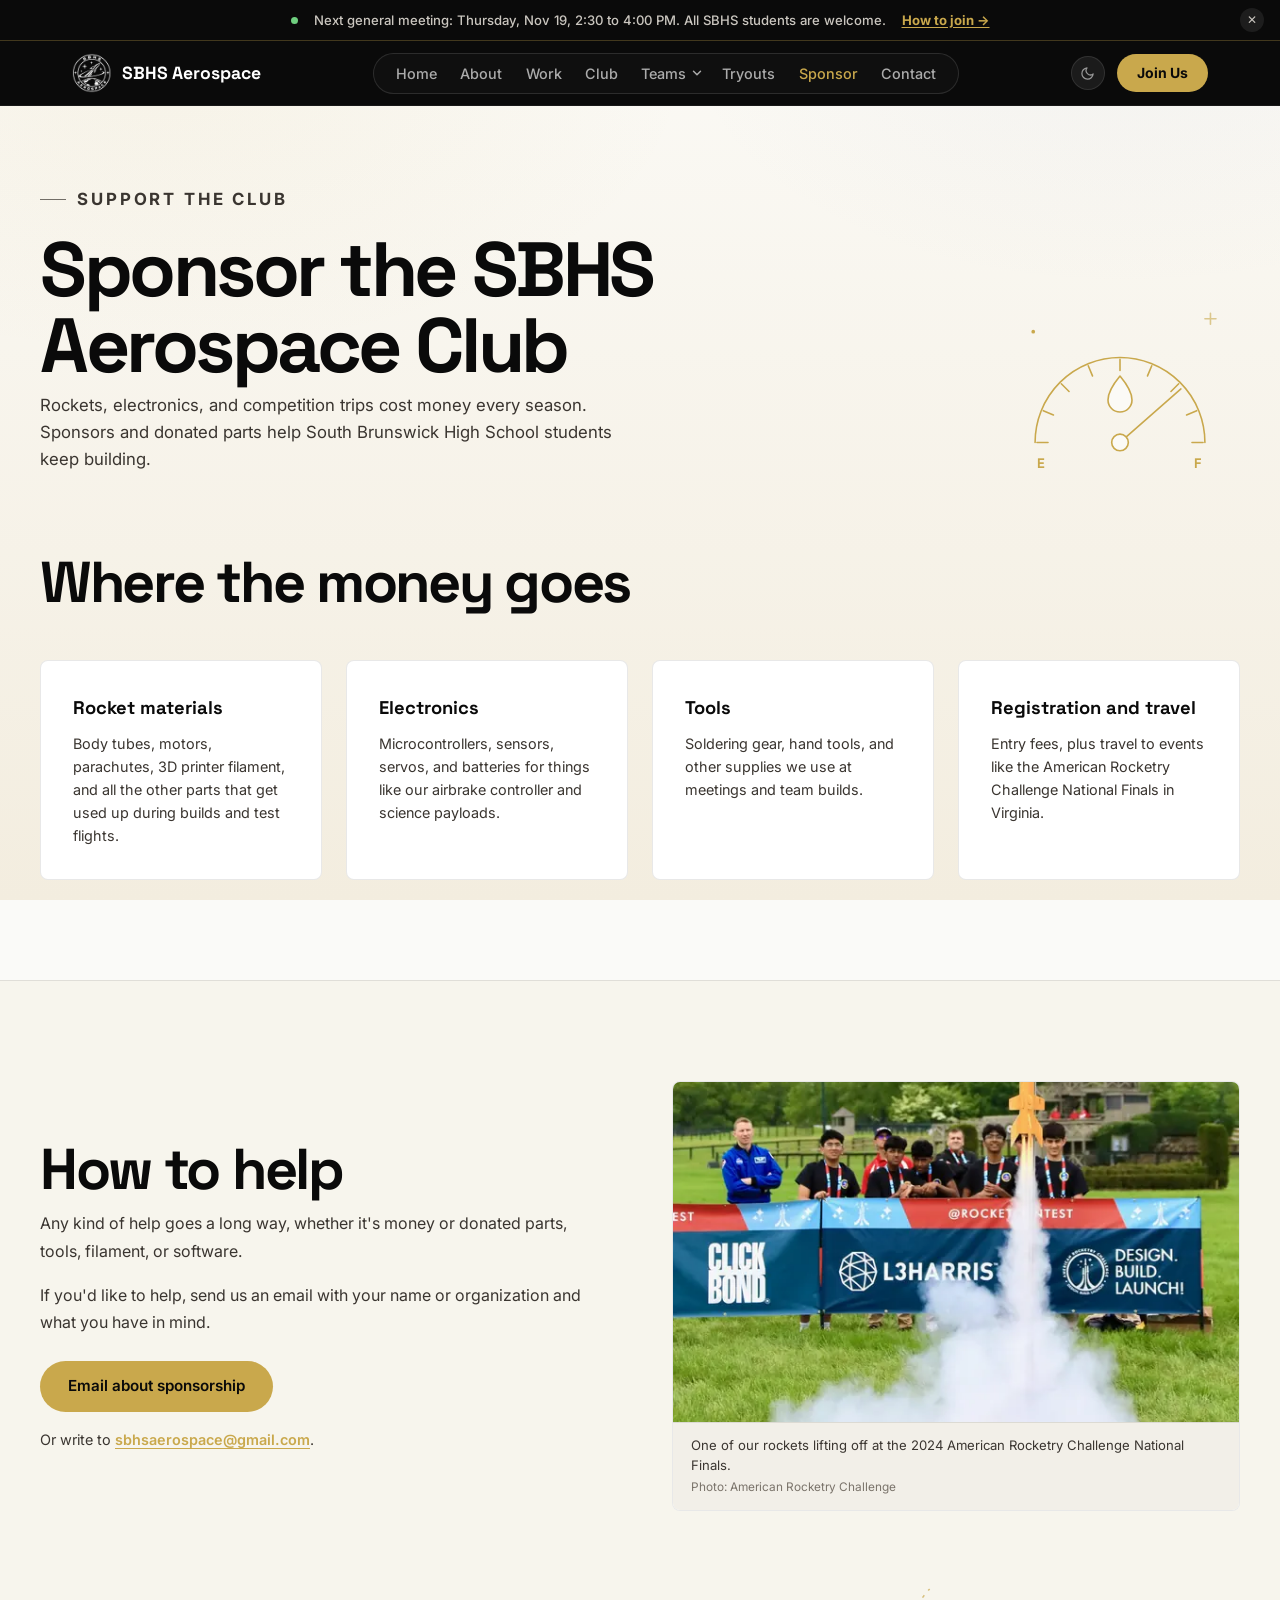
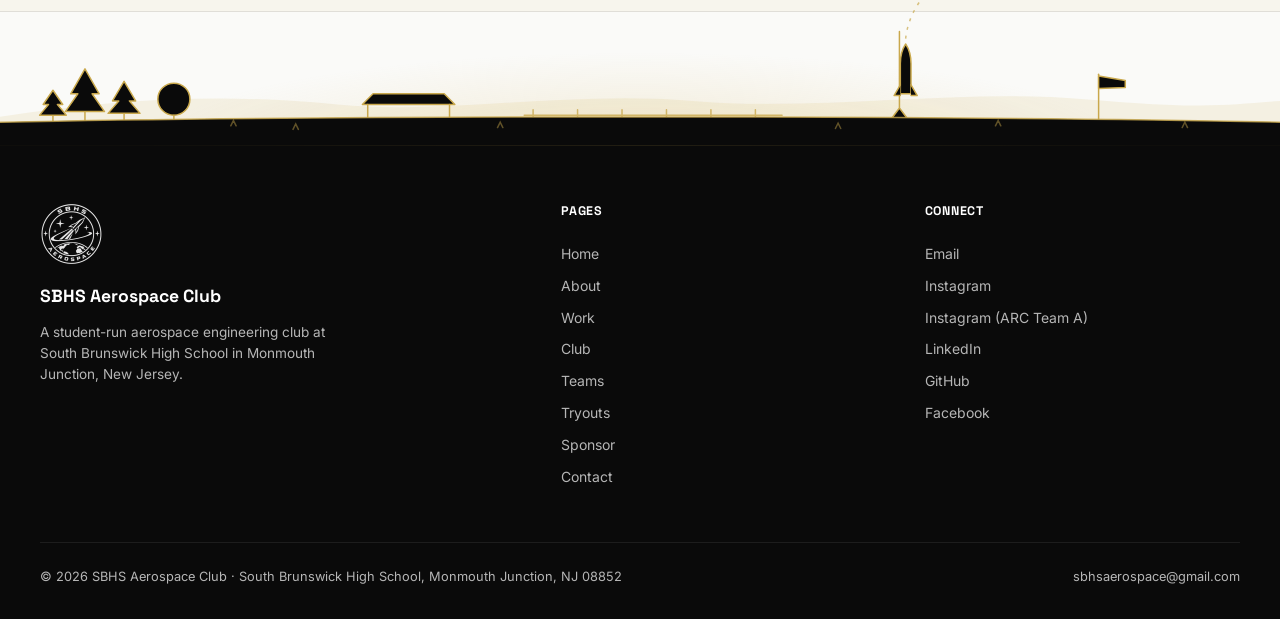
<file: sponsor.html>
<!DOCTYPE html>
<html lang="en" data-theme="light">

<head>
  <meta charset="UTF-8" />

  <meta name="viewport" content="width=device-width, initial-scale=1.0" />
  <title>Sponsor the SBHS Aerospace Club | South Brunswick, NJ</title>
  <meta name="description" content="Help South Brunswick High School Aerospace Club students cover rocket materials, electronics, tools, competition registration, and travel. Email sbhsaerospace@gmail.com." />
  <meta name="robots" content="index, follow, max-image-preview:large" />
  <link rel="canonical" href="https://sbaerospace.vercel.app/sponsor.html" />
  <meta property="og:type" content="website" />
  <meta property="og:site_name" content="SBHS Aerospace Club" />
  <meta property="og:locale" content="en_US" />
  <meta property="og:title" content="Sponsor the SBHS Aerospace Club | South Brunswick, NJ" />
  <meta property="og:description" content="Help South Brunswick High School Aerospace Club students cover rocket materials, electronics, tools, competition registration, and travel. Email sbhsaerospace@gmail.com." />
  <meta property="og:url" content="https://sbaerospace.vercel.app/sponsor.html" />
  <meta property="og:image" content="https://sbaerospace.vercel.app/assets/og/sbhs-aerospace-og.jpg" />
  <meta property="og:image:width" content="1200" />
  <meta property="og:image:height" content="630" />
  <meta property="og:image:alt" content="SBHS Aerospace Club members behind the launch rail at the 2025 American Rocketry Challenge National Finals" />
  <meta name="twitter:card" content="summary_large_image" />
  <meta name="twitter:title" content="Sponsor the SBHS Aerospace Club | South Brunswick, NJ" />
  <meta name="twitter:description" content="Help South Brunswick High School Aerospace Club students cover rocket materials, electronics, tools, competition registration, and travel. Email sbhsaerospace@gmail.com." />
  <meta name="twitter:image" content="https://sbaerospace.vercel.app/assets/og/sbhs-aerospace-og.jpg" />
  <meta name="twitter:image:alt" content="SBHS Aerospace Club members behind the launch rail at the 2025 American Rocketry Challenge National Finals" />
  <link rel="icon" href="favicon.ico" sizes="any" />
  <link rel="icon" type="image/png" sizes="32x32" href="assets/logo/favicon-32.png" />
  <link rel="apple-touch-icon" href="assets/logo/apple-touch-icon.png" />
  <meta name="theme-color" content="#0A0A0A" />
  <link rel="preconnect" href="https://fonts.googleapis.com" />
  <link rel="preconnect" href="https://fonts.gstatic.com" crossorigin />
  <link rel="stylesheet" href="https://fonts.googleapis.com/css2?family=Inter:wght@400;500;600;700&family=Space+Grotesk:wght@500;600;700&display=swap" />
  <link rel="stylesheet" href="style.css?v=5.3" />
  <script src="main.js?v=5.3" defer></script>
</head>

<body>
  <a href="#main" class="skip-link">Skip to content</a>
  <div class="sky" aria-hidden="true">
    <div class="sky__night"></div>
    <div class="sky__dawn"></div>
    <div class="sky__stars"><span style="top:35.8%;left:96.2%;width:1.5px;height:1.5px;--d:4.3s;--delay:3.4s;--o:0.55"></span><span style="top:10.1%;left:13.1%;width:1.5px;height:1.5px;--d:6.4s;--delay:3.2s;--o:0.67"></span><span style="top:17.2%;left:90.8%;width:1px;height:1px;--d:5.6s;--delay:1.3s;--o:0.39"></span><span style="top:12.5%;left:84.2%;width:1px;height:1px;--d:3.8s;--delay:5.8s;--o:0.89"></span><span style="top:49.4%;left:50.3%;width:1px;height:1px;--d:5.2s;--delay:2.8s;--o:0.37"></span><span style="top:12.1%;left:24.2%;width:2px;height:2px;--d:5.5s;--delay:5.1s;--o:0.70"></span><span style="top:7.3%;left:97.5%;width:1.5px;height:1.5px;--d:5.6s;--delay:3.6s;--o:0.46"></span><span style="top:20.3%;left:29.5%;width:1.5px;height:1.5px;--d:6.3s;--delay:4.3s;--o:0.70"></span><span style="top:6.1%;left:47.5%;width:1.5px;height:1.5px;--d:3.4s;--delay:5.4s;--o:0.87"></span><span style="top:53.4%;left:31.8%;width:1.5px;height:1.5px;--d:4.1s;--delay:0.8s;--o:0.85"></span><span style="top:41.0%;left:71.7%;width:2px;height:2px;--d:6.3s;--delay:0.9s;--o:0.56"></span><span style="top:59.9%;left:3.0%;width:1px;height:1px;--d:6.9s;--delay:5.7s;--o:0.52"></span><span style="top:64.3%;left:17.6%;width:1.5px;height:1.5px;--d:4.7s;--delay:3.1s;--o:0.41"></span><span style="top:70.8%;left:49.0%;width:1.5px;height:1.5px;--d:3.4s;--delay:4.4s;--o:0.74"></span><span style="top:78.2%;left:76.5%;width:1px;height:1px;--d:6.9s;--delay:2.9s;--o:0.64"></span><span style="top:7.9%;left:56.3%;width:1.5px;height:1.5px;--d:6.5s;--delay:0.2s;--o:0.87"></span><span style="top:54.4%;left:20.7%;width:1px;height:1px;--d:3.8s;--delay:5.1s;--o:0.39"></span><span style="top:25.4%;left:18.5%;width:1px;height:1px;--d:5.8s;--delay:4.1s;--o:0.53"></span><span style="top:35.6%;left:37.2%;width:1px;height:1px;--d:5.8s;--delay:3.5s;--o:0.55"></span><span style="top:64.7%;left:65.5%;width:1px;height:1px;--d:5.8s;--delay:2.1s;--o:0.80"></span><span style="top:12.2%;left:28.7%;width:1px;height:1px;--d:5.1s;--delay:2.2s;--o:0.52"></span><span style="top:15.3%;left:53.9%;width:1px;height:1px;--d:6.2s;--delay:5.1s;--o:0.71"></span><span style="top:88.9%;left:85.5%;width:1px;height:1px;--d:5.2s;--delay:3.5s;--o:0.38"></span><span style="top:55.2%;left:68.4%;width:1.5px;height:1.5px;--d:4.7s;--delay:4.9s;--o:0.77"></span><span style="top:10.9%;left:57.5%;width:1px;height:1px;--d:5.2s;--delay:1.0s;--o:0.40"></span><span style="top:5.2%;left:77.7%;width:1.5px;height:1.5px;--d:3.5s;--delay:3.4s;--o:0.79"></span><span style="top:63.1%;left:68.2%;width:2px;height:2px;--d:3.8s;--delay:0.7s;--o:0.81"></span><span style="top:35.7%;left:40.1%;width:1.5px;height:1.5px;--d:5.5s;--delay:1.4s;--o:0.48"></span><span style="top:42.5%;left:62.1%;width:1px;height:1px;--d:4.3s;--delay:3.9s;--o:0.61"></span><span style="top:6.2%;left:55.0%;width:1px;height:1px;--d:4.6s;--delay:5.8s;--o:0.65"></span><span style="top:70.1%;left:30.0%;width:1px;height:1px;--d:3.5s;--delay:5.6s;--o:0.43"></span><span style="top:77.2%;left:71.6%;width:1px;height:1px;--d:4.8s;--delay:5.9s;--o:0.75"></span><span style="top:74.9%;left:75.3%;width:1px;height:1px;--d:5.1s;--delay:4.2s;--o:0.61"></span><span style="top:74.8%;left:12.6%;width:2.5px;height:2.5px;--d:6.3s;--delay:3.4s;--o:0.93"></span><span style="top:49.4%;left:61.4%;width:1px;height:1px;--d:6.6s;--delay:1.5s;--o:0.82"></span><span style="top:30.6%;left:85.1%;width:1.5px;height:1.5px;--d:3.7s;--delay:2.1s;--o:0.70"></span><span style="top:63.4%;left:30.0%;width:2.5px;height:2.5px;--d:4.6s;--delay:3.1s;--o:0.35"></span><span style="top:12.7%;left:55.9%;width:1.5px;height:1.5px;--d:6.0s;--delay:3.8s;--o:0.40"></span><span style="top:11.5%;left:8.5%;width:1px;height:1px;--d:3.2s;--delay:5.2s;--o:0.75"></span><span style="top:54.4%;left:26.3%;width:2.5px;height:2.5px;--d:5.4s;--delay:2.7s;--o:0.87"></span><span style="top:26.5%;left:21.2%;width:1.5px;height:1.5px;--d:4.1s;--delay:4.5s;--o:0.68"></span><span style="top:67.4%;left:21.9%;width:2.5px;height:2.5px;--d:4.1s;--delay:1.6s;--o:0.52"></span><span style="top:50.6%;left:60.8%;width:1px;height:1px;--d:6.5s;--delay:5.3s;--o:0.44"></span><span style="top:33.4%;left:91.3%;width:1px;height:1px;--d:3.3s;--delay:0.4s;--o:0.37"></span><span style="top:89.0%;left:26.4%;width:1.5px;height:1.5px;--d:3.4s;--delay:2.2s;--o:0.44"></span><span style="top:22.9%;left:21.2%;width:1.5px;height:1.5px;--d:4.2s;--delay:4.6s;--o:0.94"></span><span style="top:47.6%;left:1.6%;width:2px;height:2px;--d:3.0s;--delay:2.1s;--o:0.90"></span><span style="top:70.4%;left:93.6%;width:1px;height:1px;--d:6.7s;--delay:3.7s;--o:0.83"></span><span style="top:11.5%;left:42.9%;width:2px;height:2px;--d:3.5s;--delay:0.9s;--o:0.64"></span><span style="top:32.7%;left:61.2%;width:1.5px;height:1.5px;--d:4.9s;--delay:5.5s;--o:0.68"></span><span style="top:16.9%;left:75.5%;width:2.5px;height:2.5px;--d:4.7s;--delay:0.5s;--o:0.48"></span><span style="top:20.8%;left:78.8%;width:1px;height:1px;--d:6.3s;--delay:0.6s;--o:0.71"></span><span style="top:27.3%;left:59.8%;width:1px;height:1px;--d:5.9s;--delay:2.0s;--o:0.52"></span><span style="top:10.6%;left:58.8%;width:1.5px;height:1.5px;--d:3.8s;--delay:5.4s;--o:0.70"></span><span style="top:40.4%;left:15.6%;width:1px;height:1px;--d:5.7s;--delay:3.0s;--o:0.45"></span><span style="top:8.6%;left:39.1%;width:1px;height:1px;--d:3.1s;--delay:2.7s;--o:0.68"></span><span style="top:85.0%;left:54.6%;width:1.5px;height:1.5px;--d:3.2s;--delay:1.1s;--o:0.93"></span><span style="top:62.1%;left:49.0%;width:1px;height:1px;--d:5.0s;--delay:1.5s;--o:0.38"></span><span style="top:76.6%;left:14.1%;width:1.5px;height:1.5px;--d:4.2s;--delay:3.7s;--o:0.44"></span><span style="top:62.1%;left:61.6%;width:1px;height:1px;--d:4.2s;--delay:5.6s;--o:0.94"></span><span style="top:79.1%;left:44.8%;width:2.5px;height:2.5px;--d:3.4s;--delay:5.1s;--o:0.66"></span><span style="top:10.3%;left:96.4%;width:2.5px;height:2.5px;--d:6.4s;--delay:4.2s;--o:0.53"></span><span style="top:74.7%;left:32.0%;width:1.5px;height:1.5px;--d:6.1s;--delay:4.0s;--o:0.85"></span><span style="top:23.5%;left:25.2%;width:1.5px;height:1.5px;--d:5.6s;--delay:5.6s;--o:0.42"></span></div>
  </div>

  <header>
    <div class="nav-inner">
      <a href="index.html" class="logo">
        <img src="assets/logo/badge-white-96.png" alt="" width="40" height="40" />
        SBHS Aerospace
      </a>
      <nav class="nav-links" aria-label="Primary navigation">
        <a href="index.html">Home</a>
        <a href="about.html">About</a>
        <a href="projects.html">Work</a>
        <a href="club.html">Club</a>
        <div class="nav-dropdown" id="teamsDropdown">
          <a href="teams.html" class="nav-dropdown-link">Teams</a>
          <button class="nav-dropdown-toggle" type="button" aria-expanded="false" aria-controls="teamsMenu" aria-label="Show the list of teams">
            <svg viewBox="0 0 24 24" width="14" height="14" fill="none" stroke="currentColor" stroke-width="2.5" stroke-linecap="round" stroke-linejoin="round" aria-hidden="true"><polyline points="6 9 12 15 18 9" /></svg>
          </button>
          <div class="nav-dropdown-menu" id="teamsMenu">
            <a href="teams.html#arc">American Rocketry Challenge (2 teams)</a>
            <a href="teams.html#techrise">NASA TechRise</a>
            <a href="teams.html#drones-in-school">Drones in School Challenge</a>
            <a href="teams.html#cubes-in-space">Cubes in Space</a>
            <a href="teams.html#genes-in-space">Genes in Space (2 teams)</a>
            <a href="teams.html#aviation-design">Aviation Design Challenge</a>
          </div>
        </div>
        <a href="tryouts.html">Tryouts</a>
        <a href="sponsor.html">Sponsor</a>
        <a href="contact.html">Contact</a>
      </nav>
      <div class="nav-actions">
        <button class="theme-toggle" id="themeToggle" aria-label="Toggle dark mode">
          <svg class="icon-moon" viewBox="0 0 24 24" fill="none" stroke="currentColor" stroke-width="2"
            stroke-linecap="round" stroke-linejoin="round" aria-hidden="true">
            <path d="M21 12.79A9 9 0 1 1 11.21 3 7 7 0 0 0 21 12.79z" />
          </svg>
          <svg class="icon-sun" viewBox="0 0 24 24" fill="none" stroke="currentColor" stroke-width="2"
            stroke-linecap="round" stroke-linejoin="round" aria-hidden="true">
            <circle cx="12" cy="12" r="5" />
            <line x1="12" y1="1" x2="12" y2="3" />
            <line x1="12" y1="21" x2="12" y2="23" />
            <line x1="4.22" y1="4.22" x2="5.64" y2="5.64" />
            <line x1="18.36" y1="18.36" x2="19.78" y2="19.78" />
            <line x1="1" y1="12" x2="3" y2="12" />
            <line x1="21" y1="12" x2="23" y2="12" />
            <line x1="4.22" y1="19.78" x2="5.64" y2="18.36" />
            <line x1="18.36" y1="5.64" x2="19.78" y2="4.22" />
          </svg>
        </button>

        <a href="club.html#join" class="btn-nav">Join Us</a>
        <button class="hamburger" id="hamburger" aria-label="Open menu" aria-expanded="false" aria-controls="mobileNav">
          <span></span><span></span><span></span>
        </button>
      </div>
    </div>
  </header>

  <nav class="mobile-nav" id="mobileNav" aria-label="Mobile navigation">
    <a href="index.html">Home</a>
    <a href="about.html">About</a>
    <a href="projects.html">Work</a>
    <a href="club.html">Club</a>
    <a href="teams.html">Teams</a>
    <div class="mobile-subnav">
      <a href="teams.html#arc">American Rocketry Challenge (2 teams)</a>
      <a href="teams.html#techrise">NASA TechRise</a>
      <a href="teams.html#drones-in-school">Drones in School Challenge</a>
      <a href="teams.html#cubes-in-space">Cubes in Space</a>
      <a href="teams.html#genes-in-space">Genes in Space (2 teams)</a>
      <a href="teams.html#aviation-design">Aviation Design Challenge</a>
    </div>
    <a href="tryouts.html">Tryouts</a>
    <a href="sponsor.html">Sponsor</a>
    <a href="contact.html">Contact</a>
  </nav>

  <main id="main">

    <div class="page-header">
      <div class="container">
        <div class="page-header-text">
          <p class="eyebrow">Support the club</p>
          <h1>Sponsor the SBHS Aerospace Club</h1>
          <p>Rockets, electronics, and competition trips cost money every season. Sponsors and donated parts help South Brunswick High School students keep building.</p>
        </div>
        <div class="page-art" aria-hidden="true"><svg viewBox="0 0 260 220" focusable="false"><path d="M38 176 A 92 92 0 0 1 222 176" /><path d="M52.0 176.0 L40.0 176.0 M57.9 146.2 L46.9 141.6 M74.8 120.8 L66.4 112.4 M100.2 103.9 L95.6 92.9 M130.0 98.0 L130.0 86.0 M159.8 103.9 L164.4 92.9 M185.2 120.8 L193.6 112.4 M202.1 146.2 L213.1 141.6 M208.0 176.0 L220.0 176.0" /><path d="M130 176 L 196 118" /><circle class="solid" cx="130" cy="176" r="9" /><text x="40" y="204">E</text><text x="210" y="204">F</text><path class="solid" d="M130 104 C 140 116 143 124 143 130 A 13 13 0 0 1 117 130 C 117 124 120 116 130 104 Z" /><path class="plus" d="M222 42 h12 m-6 -6 v12" /><circle class="dot" cx="36" cy="56" r="2" /></svg></div>
      </div>
    </div>

    <!-- ── WHAT SUPPORT PAYS FOR ───────────────────────────── -->
    <section class="section" style="padding-top: 40px;">
      <div class="container">
        <div class="section-header reveal">
          <h2 class="section-title">Where the money goes</h2>
        </div>
        <div class="cards-grid" style="grid-template-columns: repeat(auto-fit, minmax(240px, 1fr));">
          <div class="card reveal">
            <h3>Rocket materials</h3>
            <p>Body tubes, motors, parachutes, 3D printer filament, and all the other parts that get used up during builds and test flights.</p>
          </div>
          <div class="card reveal reveal-delay-1">
            <h3>Electronics</h3>
            <p>Microcontrollers, sensors, servos, and batteries for things like our airbrake controller and science payloads.</p>
          </div>
          <div class="card reveal reveal-delay-2">
            <h3>Tools</h3>
            <p>Soldering gear, hand tools, and other supplies we use at meetings and team builds.</p>
          </div>
          <div class="card reveal reveal-delay-3">
            <h3>Registration and travel</h3>
            <p>Entry fees, plus travel to events like the American Rocketry Challenge National Finals in Virginia.</p>
          </div>
        </div>
      </div>
    </section>

    <!-- ── HOW TO HELP ────────────────────────────────────── -->
    <section class="section section-band">
      <div class="container">
        <div class="split-grid reveal">
          <div class="prose">
            <h2 class="section-title">How to help</h2>
            <p>
              Any kind of help goes a long way, whether it's money or donated parts, tools, filament, or software.
            </p>
            <p>
              If you'd like to help, send us an email with your name or organization and what you have in mind.
            </p>
            <div style="display: flex; gap: 0.85rem; flex-wrap: wrap; margin-top: 1.5rem;">
              <a class="btn btn-primary"
                href="mailto:sbhsaerospace@gmail.com?subject=Sponsorship%20inquiry%20-%20SBHS%20Aerospace%20Club&amp;body=Name%20or%20organization%3A%0AHow%20we%20would%20like%20to%20help%3A%0A">Email about sponsorship</a>
            </div>
            <p style="margin-top: 1rem; font-size: 0.9rem;">Or write to <a href="mailto:sbhsaerospace@gmail.com">sbhsaerospace@gmail.com</a>.</p>
          </div>
          <figure class="photo-figure fixed">
            <img data-lightbox="sponsor" data-caption="One of our rockets lifting off at the 2024 American Rocketry Challenge National Finals. Photo: American Rocketry Challenge." data-full="assets/photos/arc-2024-finals-launch-1500.webp" src="assets/photos/arc-2024-finals-launch-1000.webp"
              srcset="assets/photos/arc-2024-finals-launch-600.webp 600w, assets/photos/arc-2024-finals-launch-1000.webp 1000w"
              sizes="(max-width: 860px) 100vw, 570px" width="1000" height="1328" loading="lazy" decoding="async"
              style="object-position: center 62%;"
              alt="Club members watch their yellow-finned rocket leave the pad at the 2024 American Rocketry Challenge National Finals" />
            <figcaption>One of our rockets lifting off at the 2024 American Rocketry Challenge National Finals. <span class="figcaption-credit">Photo: American Rocketry Challenge</span></figcaption>
          </figure>
        </div>
      </div>
    </section>
  </main>

  <footer>
    <div class="horizon" aria-hidden="true">
      <svg viewBox="0 0 1440 150" preserveAspectRatio="xMaxYMax slice">
        <!-- distant hills -->
        <path class="hz-far" d="M0 118 C 140 96, 260 92, 380 104 S 640 88, 780 100 S 1080 86, 1220 98 S 1380 104, 1440 100 V150 H0 Z" />
        <!-- trees on the left -->
        <g class="hz-shape">
          <path d="M96 124 V112 M96 64 L80 92 H88 L74 112 H118 L104 92 H112 Z" />
          <path d="M140 124 V114 M140 78 L127 100 H134 L122 114 H158 L146 100 H153 Z" />
          <path d="M60 124 V116 M60 88 L49 104 H55 L45 116 H75 L65 104 H71 Z" />
          <circle cx="196" cy="98" r="18" /><path d="M196 116 V124" />
        </g>
        <!-- launch-day canopy -->
        <g class="hz-shape">
          <path d="M420 92 L500 92 L512 104 L408 104 Z" />
          <path d="M414 104 V124 M506 104 V124" />
        </g>
        <!-- fence -->
        <path class="hz-line" d="M590 116 H880 M600 110 V124 M650 110 V124 M700 110 V124 M750 110 V124 M800 110 V124 M850 110 V124" />
        <!-- launch rail with a rocket -->
        <g class="hz-shape">
          <path d="M1000 124 L1012 108 L1024 124 M1012 108 V22" />
          <path d="M1019 36 C 1023 42 1025 50 1025 58 V92 H1013 V58 C1013 50 1015 42 1019 36 Z" />
          <path d="M1013 82 L1006 94 H1013 M1025 82 L1032 94 H1025" />
        </g>
        <path class="hz-dash" d="M1019 30 C 1021 10 1030 -8 1046 -26" />
        <!-- windsock -->
        <g class="hz-shape"><path d="M1236 124 V70" /><path d="M1236 72 L1266 77 L1266 85 L1236 86 Z" /></g>
        <!-- ground -->
        <path class="hz-ground" d="M0 124 C 360 116, 1080 116, 1440 124 V150 H0 Z" />
        <path class="hz-line" d="M0 124 C 360 116, 1080 116, 1440 124" />
        <path class="hz-grass" d="M260 128 l3 -6 l3 6 M330 132 l3 -6 l3 6 M560 130 l3 -6 l3 6 M940 131 l3 -6 l3 6 M1120 128 l3 -6 l3 6 M1330 130 l3 -6 l3 6" />
      </svg>
    </div>
    <div class="footer-inner">
      <div class="footer-brand">
        <img class="footer-badge" src="assets/logo/badge-white-128.png" width="64" height="64" loading="lazy" alt="SBHS Aerospace Club badge" />
        <h3>SBHS Aerospace Club</h3>
        <p>A student-run aerospace engineering club at South Brunswick High School in Monmouth Junction, New Jersey.</p>
      </div>
      <div class="footer-col">
        <h4>Pages</h4>
        <a href="index.html">Home</a>
        <a href="about.html">About</a>
        <a href="projects.html">Work</a>
        <a href="club.html">Club</a>
        <a href="teams.html">Teams</a>
        <a href="tryouts.html">Tryouts</a>
        <a href="sponsor.html">Sponsor</a>
        <a href="contact.html">Contact</a>
      </div>
      <div class="footer-col">
        <h4>Connect</h4>
        <a href="mailto:sbhsaerospace@gmail.com">Email</a>
        <a href="https://www.instagram.com/sbaeroclub/" target="_blank" rel="noopener noreferrer">Instagram</a>
        <a href="https://www.instagram.com/sbhs_aerospaceclub_team_a/" target="_blank" rel="noopener noreferrer">Instagram (ARC Team A)</a>
        <a href="https://www.linkedin.com/company/south-brunswick-high-school-aerospace" target="_blank" rel="noopener noreferrer">LinkedIn</a>
        <a href="https://github.com/SBAerospace" target="_blank" rel="noopener noreferrer">GitHub</a>
        <a href="https://www.facebook.com/people/SB-Aerospace/61559474409905/" target="_blank" rel="noopener noreferrer">Facebook</a>
      </div>
    </div>
    <div class="footer-bottom">
      <span>&copy; <span id="copy-year">2026</span> SBHS Aerospace Club &middot; South Brunswick High School, Monmouth Junction, NJ 08852</span>
      <a href="mailto:sbhsaerospace@gmail.com">sbhsaerospace@gmail.com</a>
    </div>
  </footer>

</body>

</html>
</file>
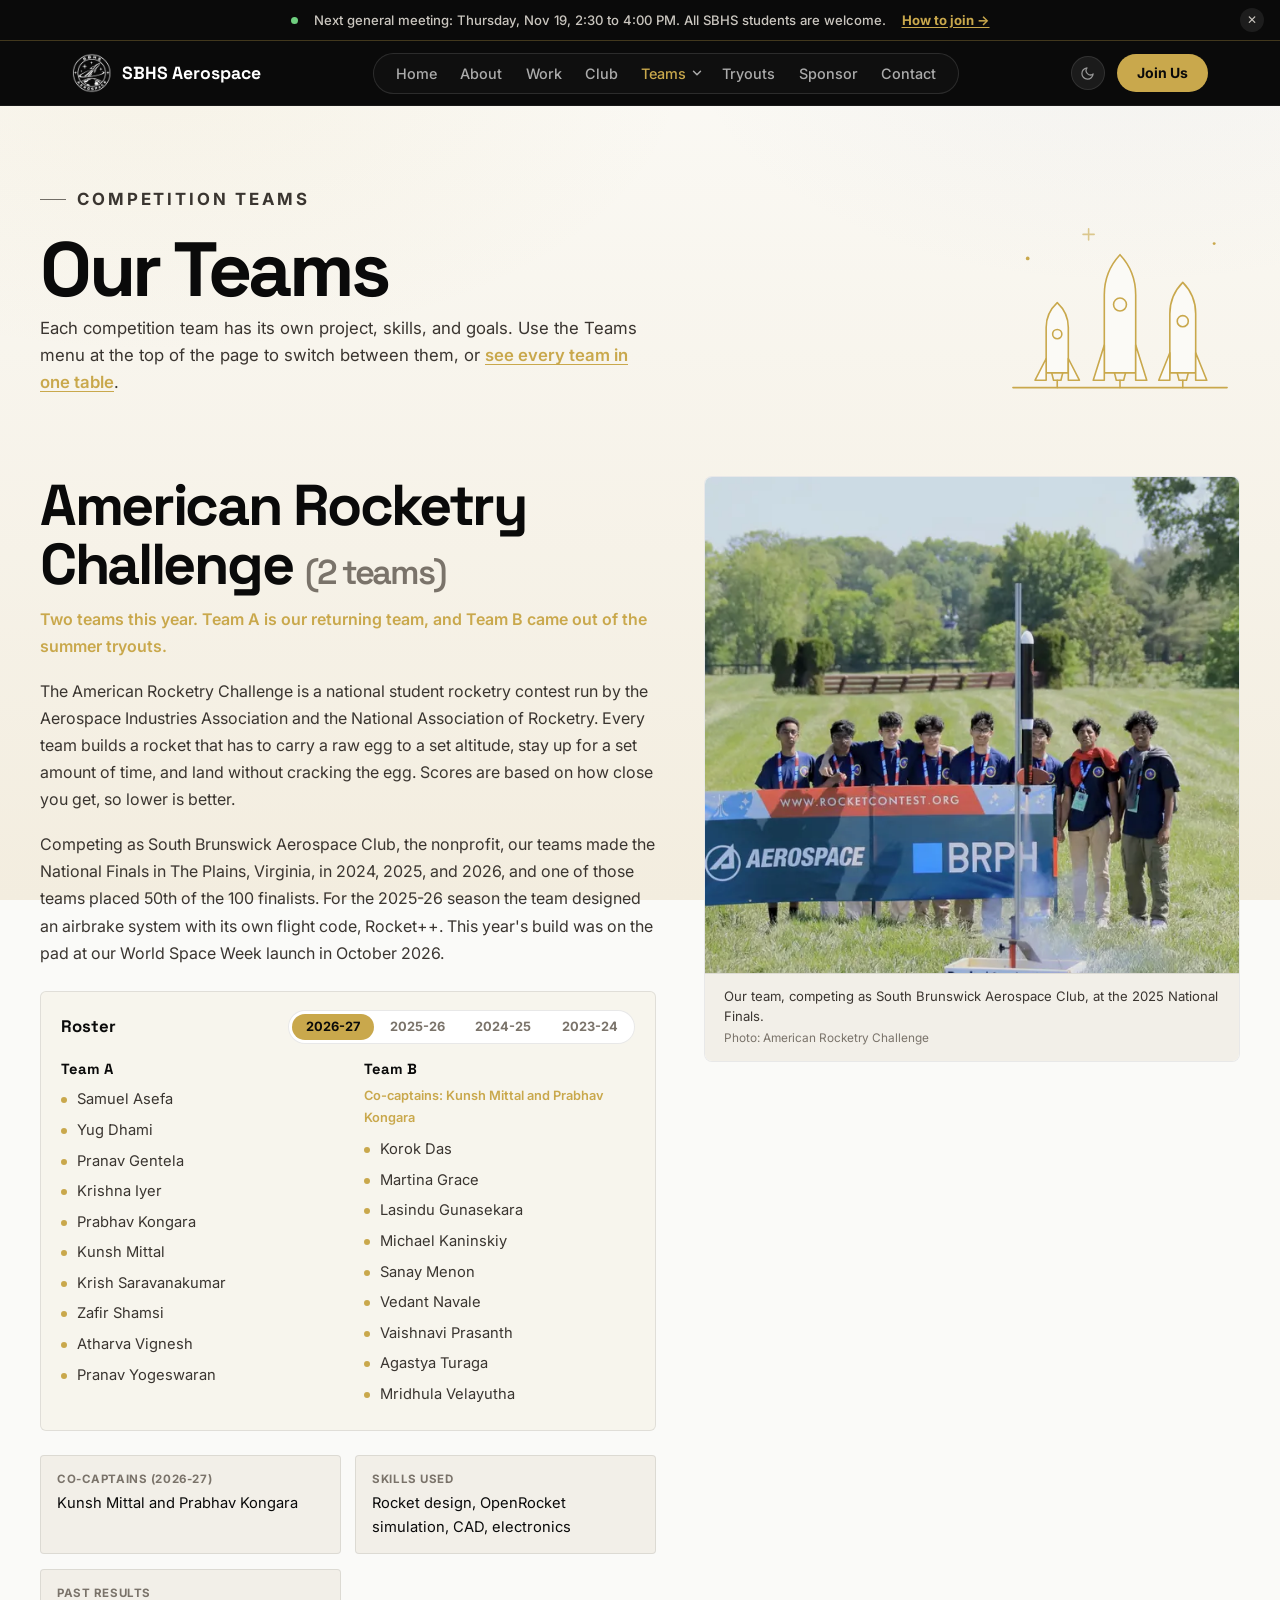
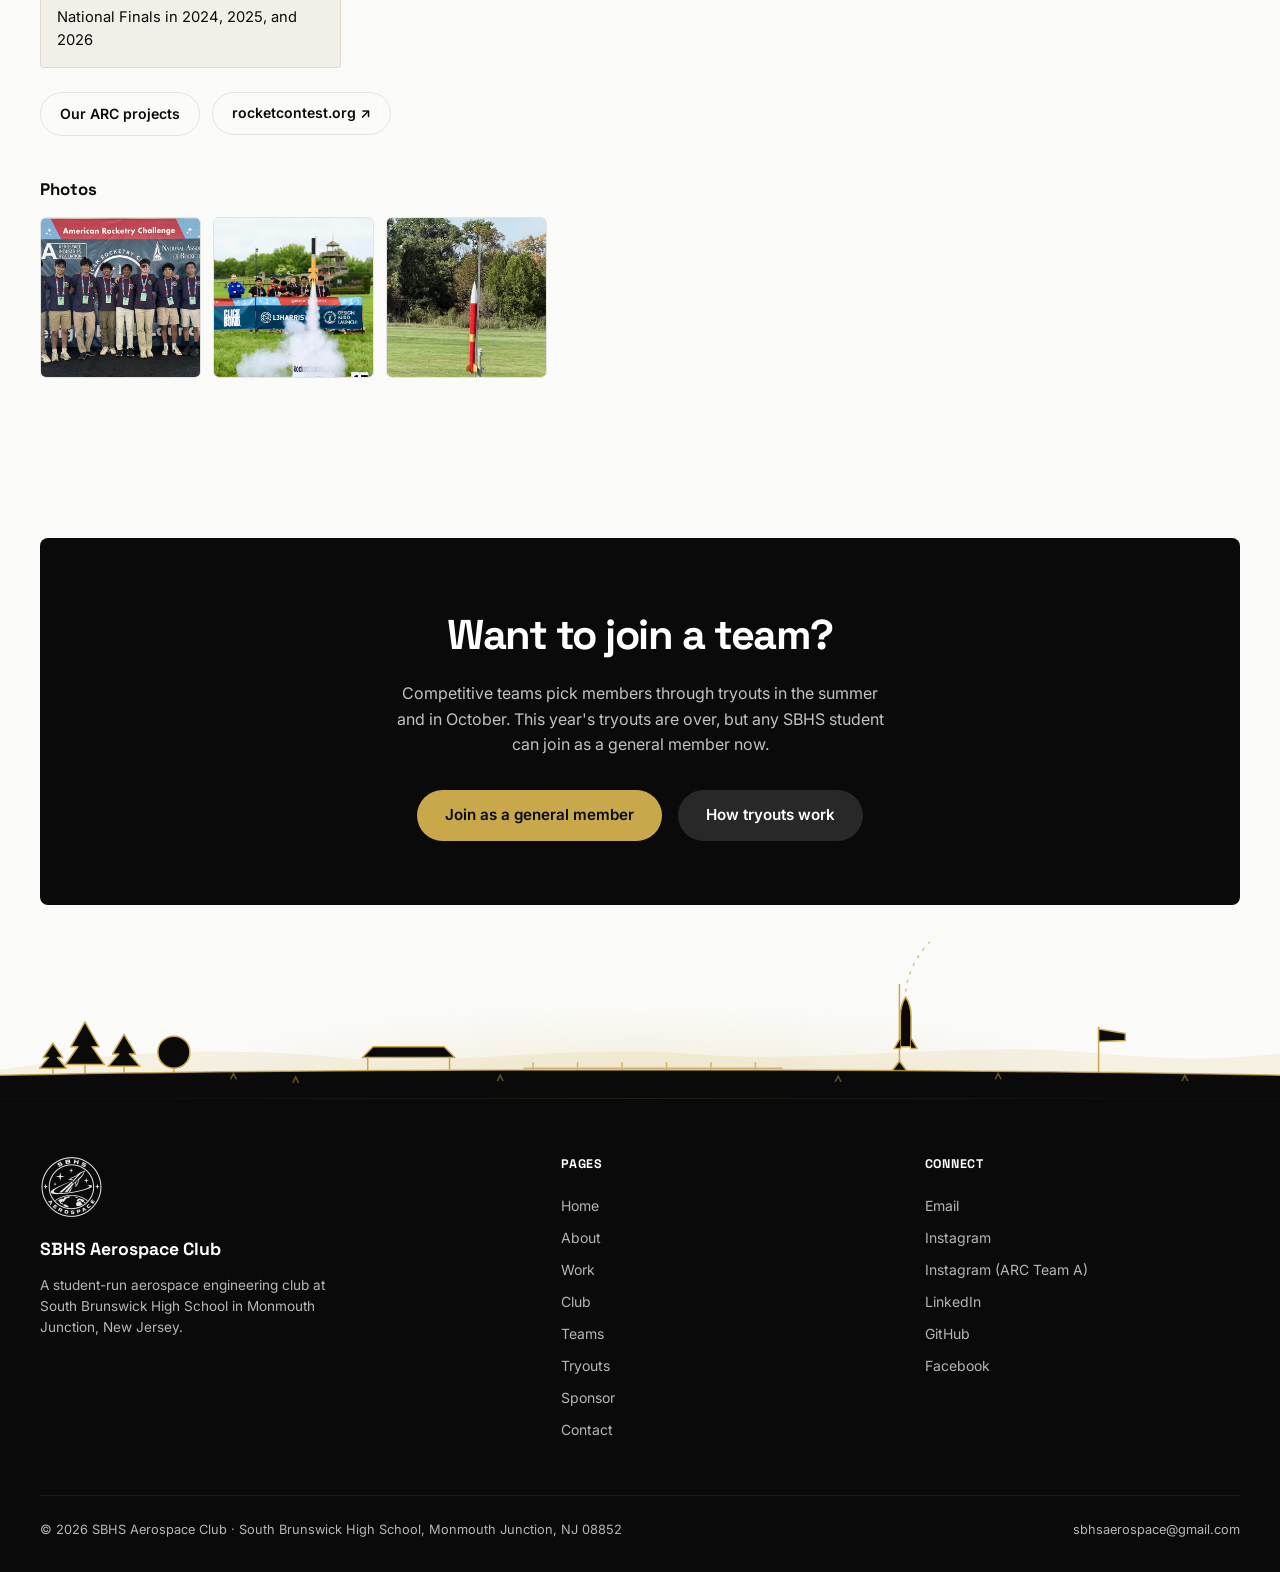
<file: teams.html>
<!DOCTYPE html>
<html lang="en" data-theme="light">

<head>
  <meta charset="UTF-8" />

  <meta name="viewport" content="width=device-width, initial-scale=1.0" />
  <title>Competition Teams | SBHS Aerospace Club</title>
  <meta name="description" content="SBHS Aerospace Club teams for 2026-27: American Rocketry Challenge, NASA TechRise, Drones in School, Cubes in Space, Genes in Space, and Aviation Design Challenge." />
  <meta name="robots" content="index, follow, max-image-preview:large" />
  <link rel="canonical" href="https://sbaerospace.vercel.app/teams.html" />
  <meta property="og:type" content="website" />
  <meta property="og:site_name" content="SBHS Aerospace Club" />
  <meta property="og:locale" content="en_US" />
  <meta property="og:title" content="Competition Teams | SBHS Aerospace Club" />
  <meta property="og:description" content="SBHS Aerospace Club teams for 2026-27: American Rocketry Challenge, NASA TechRise, Drones in School, Cubes in Space, Genes in Space, and Aviation Design Challenge." />
  <meta property="og:url" content="https://sbaerospace.vercel.app/teams.html" />
  <meta property="og:image" content="https://sbaerospace.vercel.app/assets/og/sbhs-aerospace-og.jpg" />
  <meta property="og:image:width" content="1200" />
  <meta property="og:image:height" content="630" />
  <meta property="og:image:alt" content="SBHS Aerospace Club members behind the launch rail at the 2025 American Rocketry Challenge National Finals" />
  <meta name="twitter:card" content="summary_large_image" />
  <meta name="twitter:title" content="Competition Teams | SBHS Aerospace Club" />
  <meta name="twitter:description" content="SBHS Aerospace Club teams for 2026-27: American Rocketry Challenge, NASA TechRise, Drones in School, Cubes in Space, Genes in Space, and Aviation Design Challenge." />
  <meta name="twitter:image" content="https://sbaerospace.vercel.app/assets/og/sbhs-aerospace-og.jpg" />
  <meta name="twitter:image:alt" content="SBHS Aerospace Club members behind the launch rail at the 2025 American Rocketry Challenge National Finals" />
  <link rel="icon" href="favicon.ico" sizes="any" />
  <link rel="icon" type="image/png" sizes="32x32" href="assets/logo/favicon-32.png" />
  <link rel="apple-touch-icon" href="assets/logo/apple-touch-icon.png" />
  <meta name="theme-color" content="#0A0A0A" />
  <link rel="preconnect" href="https://fonts.googleapis.com" />
  <link rel="preconnect" href="https://fonts.gstatic.com" crossorigin />
  <link rel="stylesheet" href="https://fonts.googleapis.com/css2?family=Inter:wght@400;500;600;700&family=Space+Grotesk:wght@500;600;700&display=swap" />
  <link rel="stylesheet" href="style.css?v=5.3" />
  <script src="main.js?v=5.3" defer></script>
</head>

<body>
  <a href="#main" class="skip-link">Skip to content</a>
  <div class="sky" aria-hidden="true">
    <div class="sky__night"></div>
    <div class="sky__dawn"></div>
    <div class="sky__stars"><span style="top:35.8%;left:96.2%;width:1.5px;height:1.5px;--d:4.3s;--delay:3.4s;--o:0.55"></span><span style="top:10.1%;left:13.1%;width:1.5px;height:1.5px;--d:6.4s;--delay:3.2s;--o:0.67"></span><span style="top:17.2%;left:90.8%;width:1px;height:1px;--d:5.6s;--delay:1.3s;--o:0.39"></span><span style="top:12.5%;left:84.2%;width:1px;height:1px;--d:3.8s;--delay:5.8s;--o:0.89"></span><span style="top:49.4%;left:50.3%;width:1px;height:1px;--d:5.2s;--delay:2.8s;--o:0.37"></span><span style="top:12.1%;left:24.2%;width:2px;height:2px;--d:5.5s;--delay:5.1s;--o:0.70"></span><span style="top:7.3%;left:97.5%;width:1.5px;height:1.5px;--d:5.6s;--delay:3.6s;--o:0.46"></span><span style="top:20.3%;left:29.5%;width:1.5px;height:1.5px;--d:6.3s;--delay:4.3s;--o:0.70"></span><span style="top:6.1%;left:47.5%;width:1.5px;height:1.5px;--d:3.4s;--delay:5.4s;--o:0.87"></span><span style="top:53.4%;left:31.8%;width:1.5px;height:1.5px;--d:4.1s;--delay:0.8s;--o:0.85"></span><span style="top:41.0%;left:71.7%;width:2px;height:2px;--d:6.3s;--delay:0.9s;--o:0.56"></span><span style="top:59.9%;left:3.0%;width:1px;height:1px;--d:6.9s;--delay:5.7s;--o:0.52"></span><span style="top:64.3%;left:17.6%;width:1.5px;height:1.5px;--d:4.7s;--delay:3.1s;--o:0.41"></span><span style="top:70.8%;left:49.0%;width:1.5px;height:1.5px;--d:3.4s;--delay:4.4s;--o:0.74"></span><span style="top:78.2%;left:76.5%;width:1px;height:1px;--d:6.9s;--delay:2.9s;--o:0.64"></span><span style="top:7.9%;left:56.3%;width:1.5px;height:1.5px;--d:6.5s;--delay:0.2s;--o:0.87"></span><span style="top:54.4%;left:20.7%;width:1px;height:1px;--d:3.8s;--delay:5.1s;--o:0.39"></span><span style="top:25.4%;left:18.5%;width:1px;height:1px;--d:5.8s;--delay:4.1s;--o:0.53"></span><span style="top:35.6%;left:37.2%;width:1px;height:1px;--d:5.8s;--delay:3.5s;--o:0.55"></span><span style="top:64.7%;left:65.5%;width:1px;height:1px;--d:5.8s;--delay:2.1s;--o:0.80"></span><span style="top:12.2%;left:28.7%;width:1px;height:1px;--d:5.1s;--delay:2.2s;--o:0.52"></span><span style="top:15.3%;left:53.9%;width:1px;height:1px;--d:6.2s;--delay:5.1s;--o:0.71"></span><span style="top:88.9%;left:85.5%;width:1px;height:1px;--d:5.2s;--delay:3.5s;--o:0.38"></span><span style="top:55.2%;left:68.4%;width:1.5px;height:1.5px;--d:4.7s;--delay:4.9s;--o:0.77"></span><span style="top:10.9%;left:57.5%;width:1px;height:1px;--d:5.2s;--delay:1.0s;--o:0.40"></span><span style="top:5.2%;left:77.7%;width:1.5px;height:1.5px;--d:3.5s;--delay:3.4s;--o:0.79"></span><span style="top:63.1%;left:68.2%;width:2px;height:2px;--d:3.8s;--delay:0.7s;--o:0.81"></span><span style="top:35.7%;left:40.1%;width:1.5px;height:1.5px;--d:5.5s;--delay:1.4s;--o:0.48"></span><span style="top:42.5%;left:62.1%;width:1px;height:1px;--d:4.3s;--delay:3.9s;--o:0.61"></span><span style="top:6.2%;left:55.0%;width:1px;height:1px;--d:4.6s;--delay:5.8s;--o:0.65"></span><span style="top:70.1%;left:30.0%;width:1px;height:1px;--d:3.5s;--delay:5.6s;--o:0.43"></span><span style="top:77.2%;left:71.6%;width:1px;height:1px;--d:4.8s;--delay:5.9s;--o:0.75"></span><span style="top:74.9%;left:75.3%;width:1px;height:1px;--d:5.1s;--delay:4.2s;--o:0.61"></span><span style="top:74.8%;left:12.6%;width:2.5px;height:2.5px;--d:6.3s;--delay:3.4s;--o:0.93"></span><span style="top:49.4%;left:61.4%;width:1px;height:1px;--d:6.6s;--delay:1.5s;--o:0.82"></span><span style="top:30.6%;left:85.1%;width:1.5px;height:1.5px;--d:3.7s;--delay:2.1s;--o:0.70"></span><span style="top:63.4%;left:30.0%;width:2.5px;height:2.5px;--d:4.6s;--delay:3.1s;--o:0.35"></span><span style="top:12.7%;left:55.9%;width:1.5px;height:1.5px;--d:6.0s;--delay:3.8s;--o:0.40"></span><span style="top:11.5%;left:8.5%;width:1px;height:1px;--d:3.2s;--delay:5.2s;--o:0.75"></span><span style="top:54.4%;left:26.3%;width:2.5px;height:2.5px;--d:5.4s;--delay:2.7s;--o:0.87"></span><span style="top:26.5%;left:21.2%;width:1.5px;height:1.5px;--d:4.1s;--delay:4.5s;--o:0.68"></span><span style="top:67.4%;left:21.9%;width:2.5px;height:2.5px;--d:4.1s;--delay:1.6s;--o:0.52"></span><span style="top:50.6%;left:60.8%;width:1px;height:1px;--d:6.5s;--delay:5.3s;--o:0.44"></span><span style="top:33.4%;left:91.3%;width:1px;height:1px;--d:3.3s;--delay:0.4s;--o:0.37"></span><span style="top:89.0%;left:26.4%;width:1.5px;height:1.5px;--d:3.4s;--delay:2.2s;--o:0.44"></span><span style="top:22.9%;left:21.2%;width:1.5px;height:1.5px;--d:4.2s;--delay:4.6s;--o:0.94"></span><span style="top:47.6%;left:1.6%;width:2px;height:2px;--d:3.0s;--delay:2.1s;--o:0.90"></span><span style="top:70.4%;left:93.6%;width:1px;height:1px;--d:6.7s;--delay:3.7s;--o:0.83"></span><span style="top:11.5%;left:42.9%;width:2px;height:2px;--d:3.5s;--delay:0.9s;--o:0.64"></span><span style="top:32.7%;left:61.2%;width:1.5px;height:1.5px;--d:4.9s;--delay:5.5s;--o:0.68"></span><span style="top:16.9%;left:75.5%;width:2.5px;height:2.5px;--d:4.7s;--delay:0.5s;--o:0.48"></span><span style="top:20.8%;left:78.8%;width:1px;height:1px;--d:6.3s;--delay:0.6s;--o:0.71"></span><span style="top:27.3%;left:59.8%;width:1px;height:1px;--d:5.9s;--delay:2.0s;--o:0.52"></span><span style="top:10.6%;left:58.8%;width:1.5px;height:1.5px;--d:3.8s;--delay:5.4s;--o:0.70"></span><span style="top:40.4%;left:15.6%;width:1px;height:1px;--d:5.7s;--delay:3.0s;--o:0.45"></span><span style="top:8.6%;left:39.1%;width:1px;height:1px;--d:3.1s;--delay:2.7s;--o:0.68"></span><span style="top:85.0%;left:54.6%;width:1.5px;height:1.5px;--d:3.2s;--delay:1.1s;--o:0.93"></span><span style="top:62.1%;left:49.0%;width:1px;height:1px;--d:5.0s;--delay:1.5s;--o:0.38"></span><span style="top:76.6%;left:14.1%;width:1.5px;height:1.5px;--d:4.2s;--delay:3.7s;--o:0.44"></span><span style="top:62.1%;left:61.6%;width:1px;height:1px;--d:4.2s;--delay:5.6s;--o:0.94"></span><span style="top:79.1%;left:44.8%;width:2.5px;height:2.5px;--d:3.4s;--delay:5.1s;--o:0.66"></span><span style="top:10.3%;left:96.4%;width:2.5px;height:2.5px;--d:6.4s;--delay:4.2s;--o:0.53"></span><span style="top:74.7%;left:32.0%;width:1.5px;height:1.5px;--d:6.1s;--delay:4.0s;--o:0.85"></span><span style="top:23.5%;left:25.2%;width:1.5px;height:1.5px;--d:5.6s;--delay:5.6s;--o:0.42"></span></div>
  </div>

  <header>
    <div class="nav-inner">
      <a href="index.html" class="logo">
        <img src="assets/logo/badge-white-96.png" alt="" width="40" height="40" />
        SBHS Aerospace
      </a>
      <nav class="nav-links" aria-label="Primary navigation">
        <a href="index.html">Home</a>
        <a href="about.html">About</a>
        <a href="projects.html">Work</a>
        <a href="club.html">Club</a>
        <div class="nav-dropdown" id="teamsDropdown">
          <a href="teams.html" class="nav-dropdown-link">Teams</a>
          <button class="nav-dropdown-toggle" type="button" aria-expanded="false" aria-controls="teamsMenu" aria-label="Show the list of teams">
            <svg viewBox="0 0 24 24" width="14" height="14" fill="none" stroke="currentColor" stroke-width="2.5" stroke-linecap="round" stroke-linejoin="round" aria-hidden="true"><polyline points="6 9 12 15 18 9" /></svg>
          </button>
          <div class="nav-dropdown-menu" id="teamsMenu">
            <a href="teams.html#arc">American Rocketry Challenge (2 teams)</a>
            <a href="teams.html#techrise">NASA TechRise</a>
            <a href="teams.html#drones-in-school">Drones in School Challenge</a>
            <a href="teams.html#cubes-in-space">Cubes in Space</a>
            <a href="teams.html#genes-in-space">Genes in Space (2 teams)</a>
            <a href="teams.html#aviation-design">Aviation Design Challenge</a>
          </div>
        </div>
        <a href="tryouts.html">Tryouts</a>
        <a href="sponsor.html">Sponsor</a>
        <a href="contact.html">Contact</a>
      </nav>
      <div class="nav-actions">
        <button class="theme-toggle" id="themeToggle" aria-label="Toggle dark mode">
          <svg class="icon-moon" viewBox="0 0 24 24" fill="none" stroke="currentColor" stroke-width="2"
            stroke-linecap="round" stroke-linejoin="round" aria-hidden="true">
            <path d="M21 12.79A9 9 0 1 1 11.21 3 7 7 0 0 0 21 12.79z" />
          </svg>
          <svg class="icon-sun" viewBox="0 0 24 24" fill="none" stroke="currentColor" stroke-width="2"
            stroke-linecap="round" stroke-linejoin="round" aria-hidden="true">
            <circle cx="12" cy="12" r="5" />
            <line x1="12" y1="1" x2="12" y2="3" />
            <line x1="12" y1="21" x2="12" y2="23" />
            <line x1="4.22" y1="4.22" x2="5.64" y2="5.64" />
            <line x1="18.36" y1="18.36" x2="19.78" y2="19.78" />
            <line x1="1" y1="12" x2="3" y2="12" />
            <line x1="21" y1="12" x2="23" y2="12" />
            <line x1="4.22" y1="19.78" x2="5.64" y2="18.36" />
            <line x1="18.36" y1="5.64" x2="19.78" y2="4.22" />
          </svg>
        </button>

        <a href="club.html#join" class="btn-nav">Join Us</a>
        <button class="hamburger" id="hamburger" aria-label="Open menu" aria-expanded="false" aria-controls="mobileNav">
          <span></span><span></span><span></span>
        </button>
      </div>
    </div>
  </header>

  <nav class="mobile-nav" id="mobileNav" aria-label="Mobile navigation">
    <a href="index.html">Home</a>
    <a href="about.html">About</a>
    <a href="projects.html">Work</a>
    <a href="club.html">Club</a>
    <a href="teams.html">Teams</a>
    <div class="mobile-subnav">
      <a href="teams.html#arc">American Rocketry Challenge (2 teams)</a>
      <a href="teams.html#techrise">NASA TechRise</a>
      <a href="teams.html#drones-in-school">Drones in School Challenge</a>
      <a href="teams.html#cubes-in-space">Cubes in Space</a>
      <a href="teams.html#genes-in-space">Genes in Space (2 teams)</a>
      <a href="teams.html#aviation-design">Aviation Design Challenge</a>
    </div>
    <a href="tryouts.html">Tryouts</a>
    <a href="sponsor.html">Sponsor</a>
    <a href="contact.html">Contact</a>
  </nav>

  <main id="main">

    <!-- PAGE HEADER -->
    <div class="page-header">
      <div class="container">
        <div class="page-header-text">
          <p class="eyebrow">Competition teams</p>
          <h1>Our Teams</h1>
          <p>Each competition team has its own project, skills, and goals. Use the Teams menu at the top of the page to switch between them, or <a href="club.html#competitions" style="color: var(--accent); font-weight: 600; text-decoration: underline; text-underline-offset: 3px;">see every team in one table</a>.</p>
        </div>
        <div class="page-art" aria-hidden="true"><svg viewBox="0 0 260 220" focusable="false"><path d="M14 200 H246" /><path class="solid" d="M62 108 C 72.8 118.08 74.0 128.16 74.0 134.88 V184 H50.0 V134.88 C 50.0 128.16 51.2 118.08 62 108 Z" /><path class="solid" d="M50.0 168.48 L38.0 192 H50.0 Z" /><path class="solid" d="M74.0 168.48 L86.0 192 H74.0 Z" /><path d="M56 184 L58 192 H66 L68 184" /><circle cx="62" cy="142" r="5" /><path class="solid" d="M130 56 C 145.3 72.32 147.0 88.64000000000001 147.0 99.52000000000001 V184 H113.0 V99.52000000000001 C 113.0 88.64000000000001 114.7 72.32 130 56 Z" /><path class="solid" d="M113.0 153.92 L101.0 192 H113.0 Z" /><path class="solid" d="M147.0 153.92 L159.0 192 H147.0 Z" /><path d="M124 184 L126 192 H134 L136 184" /><circle cx="130" cy="110" r="7" /><path class="solid" d="M198 86 C 210.6 98.72 212.0 111.44 212.0 119.92 V184 H184.0 V119.92 C 184.0 111.44 185.4 98.72 198 86 Z" /><path class="solid" d="M184.0 162.32 L172.0 192 H184.0 Z" /><path class="solid" d="M212.0 162.32 L224.0 192 H212.0 Z" /><path d="M192 184 L194 192 H202 L204 184" /><circle cx="198" cy="128" r="6" /><path d="M62 200 V192 M130 200 V192 M198 200 V192" /><circle class="dot" cx="30" cy="60" r="2" /><circle class="dot" cx="232" cy="44" r="1.6" /><path class="plus" d="M90 34 h12 m-6 -6 v12" /></svg></div>
      </div>
    </div>

    <section class="section" style="padding-top: 40px;">
      <div class="container">

        <div id="teamPanels">

          <!-- ARC -->
          <section class="team-panel" id="arc" aria-labelledby="arc-title">
            <div class="team-panel-grid">
              <div class="prose">
                <h2 class="section-title" id="arc-title">American Rocketry Challenge <span class="team-count">(2 teams)</span></h2>
                <p class="team-status">Two teams this year. Team A is our returning team, and Team B came out of the summer tryouts.</p>
                <p>The American Rocketry Challenge is a national student rocketry contest run by the Aerospace Industries Association and the National Association of Rocketry. Every team builds a rocket that has to carry a raw egg to a set altitude, stay up for a set amount of time, and land without cracking the egg. Scores are based on how close you get, so lower is better.</p>
                <p>Competing as South Brunswick Aerospace Club, the nonprofit, our teams made the National Finals in The Plains, Virginia, in 2024, 2025, and 2026, and one of those teams placed 50th of the 100 finalists. For the 2025-26 season the team designed an airbrake system with its own flight code, Rocket++. This year's build was on the pad at our World Space Week launch in October 2026.</p>
                <div class="roster" data-roster>
                  <div class="roster-head">
                    <h3>Roster</h3>
                    <div class="roster-tabs" role="tablist" aria-label="Season">
                      <button class="roster-tab active" type="button" role="tab" aria-selected="true" aria-controls="arc-2026-27" data-year="2026-27">2026-27</button>
                      <button class="roster-tab" type="button" role="tab" aria-selected="false" aria-controls="arc-2025-26" data-year="2025-26">2025-26</button>
                      <button class="roster-tab" type="button" role="tab" aria-selected="false" aria-controls="arc-2024-25" data-year="2024-25">2024-25</button>
                      <button class="roster-tab" type="button" role="tab" aria-selected="false" aria-controls="arc-2023-24" data-year="2023-24">2023-24</button>
                    </div>
                  </div>
                  <div class="roster-year" id="arc-2026-27" data-year="2026-27" role="tabpanel">
                    <div class="roster-groups">
                      <div class="roster-group">
                        <h4>Team A</h4>
                        <ul class="member-list">
                          <li>Samuel Asefa</li>
                          <li>Yug Dhami</li>
                          <li>Pranav Gentela</li>
                          <li>Krishna Iyer</li>
                          <li>Prabhav Kongara</li>
                          <li>Kunsh Mittal</li>
                          <li>Krish Saravanakumar</li>
                          <li>Zafir Shamsi</li>
                          <li>Atharva Vignesh</li>
                          <li>Pranav Yogeswaran</li>
                        </ul>
                      </div>
                      <div class="roster-group">
                        <h4>Team B</h4>
                        <p class="roster-sub">Co-captains: Kunsh Mittal and Prabhav Kongara</p>
                        <ul class="member-list">
                          <li>Korok Das</li>
                          <li>Martina Grace</li>
                          <li>Lasindu Gunasekara</li>
                          <li>Michael Kaninskiy</li>
                          <li>Sanay Menon</li>
                          <li>Vedant Navale</li>
                          <li>Vaishnavi Prasanth</li>
                          <li>Agastya Turaga</li>
                          <li>Mridhula Velayutha</li>
                        </ul>
                      </div>
                    </div>
                  </div>
                  <div class="roster-year" id="arc-2025-26" data-year="2025-26" role="tabpanel">
                    <p class="roster-note">Team B made the 2026 National Finals, one of 100 teams picked from 1,107 entries and one of six from New Jersey.</p>
                    <div class="roster-groups">
                      <div class="roster-group">
                        <h4>Team A</h4>
                        <p class="roster-sub">Captain: Zafir Shamsi</p>
                        <ul class="member-list">
                          <li>Zafir Shamsi</li>
                          <li>Samuel Asefa</li>
                          <li>Pranav Gentela</li>
                          <li>Prabhav Kongara</li>
                          <li>Aarush Latti</li>
                          <li>Kunsh Mittal</li>
                          <li>Krish Saravanakumar</li>
                          <li>Atharva Vignesh</li>
                          <li>Pranav Yogeswaran</li>
                        </ul>
                      </div>
                      <div class="roster-group">
                        <h4>Team B</h4>
                        <ul class="member-list">
                          <li>Vivek Banker</li>
                          <li>Ritwik Desai</li>
                          <li>Yug Dhami</li>
                          <li>Alin Jain</li>
                          <li>Braiden Martin</li>
                          <li>Indrajith Vinod Nambiar</li>
                          <li>Saahith Paruchuri</li>
                          <li>Eshaan Revankar</li>
                          <li>Ryan Varghese</li>
                          <li>Pranavkirthik Vijayakumaar</li>
                        </ul>
                      </div>
                    </div>
                  </div>
                  <div class="roster-year" id="arc-2024-25" data-year="2024-25" role="tabpanel">
                    <p class="roster-note">Made the 2025 National Finals in The Plains, Virginia.</p>
                    <div class="roster-groups single">
                      <div class="roster-group">
                        <h4>Team</h4>
                        <ul class="member-list">
                          <li>Samuel Asefa</li>
                          <li>Vivek Banker</li>
                          <li>Alin Jain</li>
                          <li>Havish Kolavennu</li>
                          <li>Aarush Modali</li>
                          <li>Aman Pullatikarti</li>
                          <li>Zafir Shamsi</li>
                          <li>Pranav Yogeswaran</li>
                        </ul>
                      </div>
                    </div>
                  </div>
                  <div class="roster-year" id="arc-2023-24" data-year="2023-24" role="tabpanel">
                    <p class="roster-note">Made the 2024 National Finals in The Plains, Virginia, our first trip.</p>
                    <div class="roster-groups single">
                      <div class="roster-group">
                        <h4>Team</h4>
                        <ul class="member-list">
                          <li>Havish Kolavennu</li>
                          <li>Aarush Modali</li>
                          <li>Aman Pullatikarti</li>
                          <li>Zafir Shamsi</li>
                          <li>Shyam Srikant</li>
                          <li>Kevin Varghese</li>
                        </ul>
                      </div>
                    </div>
                  </div>
                </div>
                <dl class="team-facts">
                  <div class="team-fact"><dt>Co-captains (2026-27)</dt><dd>Kunsh Mittal and Prabhav Kongara</dd></div>
                  <div class="team-fact"><dt>Skills used</dt><dd>Rocket design, OpenRocket simulation, CAD, electronics</dd></div>
                  <div class="team-fact"><dt>Past results</dt><dd>National Finals in 2024, 2025, and 2026</dd></div>
                </dl>
                <div class="team-links">
                  <a class="btn btn-outline" href="projects.html">Our ARC projects</a>
                  <a class="btn btn-outline" href="https://www.rocketcontest.org/" target="_blank" rel="noopener noreferrer">rocketcontest.org &#8599;</a>
                </div>
              </div>
              <figure class="photo-figure">
                <img data-lightbox="team-arc" data-caption="Our team, competing as South Brunswick Aerospace Club, behind the launch rail at the 2025 National Finals. Photo: American Rocketry Challenge." src="assets/photos/arc-2025-finals-launch-1200.webp"
                  srcset="assets/photos/arc-2025-finals-launch-640.webp 640w, assets/photos/arc-2025-finals-launch-1200.webp 1200w"
                  sizes="(max-width: 860px) 100vw, 520px" width="1200" height="1114"
                  alt="SBHS Aerospace Club members stand behind the launch rail as their rocket lifts off at the 2025 American Rocketry Challenge National Finals" />
                <figcaption>Our team, competing as South Brunswick Aerospace Club, at the 2025 National Finals. <span class="figcaption-credit">Photo: American Rocketry Challenge</span></figcaption>
              </figure>
            </div>
            <div class="photo-strip">
              <h3>Photos</h3>
            <div class="photo-grid">
              <img data-lightbox="team-arc" data-full="assets/photos/arc-2025-finals-team-1400.jpg" data-caption="Our team, competing as South Brunswick Aerospace Club, at the 2025 National Finals. Photo: American Rocketry Challenge." src="assets/photos/arc-2025-finals-team-800.jpg" width="800" height="565" loading="lazy" decoding="async" alt="Nine SBHS Aerospace Club members in matching navy shirts in front of the American Rocketry Challenge backdrop" />
              <img data-lightbox="team-arc" data-full="assets/photos/arc-2024-finals-launch-1500.webp" data-caption="A club rocket lifting off at the 2024 National Finals. Photo: American Rocketry Challenge." src="assets/photos/arc-2024-finals-launch-600.webp" width="600" height="797" loading="lazy" decoding="async" alt="Club members watch their yellow-finned rocket leave the pad at the 2024 American Rocketry Challenge National Finals" />
              <img data-lightbox="team-arc" data-full="assets/photos/arc-2027-build-pad-480.webp" data-caption="This year's build on the pad at the World Space Week launch, October 2026." src="assets/photos/arc-2027-build-pad-480.webp" width="480" height="308" loading="lazy" decoding="async" alt="A red and white SBHS student-built competition rocket standing on a launch rail in a grass field" />
            </div>
            </div>
          </section>

          <!-- NASA TECHRISE -->
          <section class="team-panel" id="techrise" aria-labelledby="techrise-title">
            <div class="team-panel-grid">
              <div class="prose">
                <h2 class="section-title" id="techrise-title">NASA TechRise</h2>
                <p class="team-status">Returning team.</p>
                <p>In NASA's TechRise Student Challenge, students design an experiment that rides along on a high-altitude balloon or a suborbital rocket flight.</p>
                <p>Our team won the 2025-26 Student Challenge in January 2026 with a proposal called NDVI Mapping via Machine Learning, which came with $1,500 and mentorship from NASA engineers. The payload measures visible and near-infrared light to map vegetation. The prototype records World View balloon telemetry and its own sensor readings to an SD card once a second.</p>
              <div class="roster" data-roster>
                <div class="roster-head">
                  <h3>Roster</h3>
                  <div class="roster-tabs" role="tablist" aria-label="Season">
                    <button class="roster-tab active" type="button" role="tab" aria-selected="true" aria-controls="techrise-2026-27" data-year="2026-27">2026-27</button>
                    <button class="roster-tab" type="button" role="tab" aria-selected="false" aria-controls="techrise-2025-26" data-year="2025-26">2025-26</button>
                  </div>
                </div>
                <div class="roster-year" id="techrise-2026-27" data-year="2026-27" role="tabpanel">
                  <div class="roster-groups single">
                    <div class="roster-group">
                      <h4>Members</h4>
                      <p class="roster-sub">Captain: Pranav Yogeswaran</p>
                      <ul class="member-list">
                        <li>Aditya Agarwal</li>
                        <li>Ansh Agarwal</li>
                        <li>Sanjay Murali</li>
                        <li>Prahlad Pejavar</li>
                        <li>Darsh Savajiyani</li>
                        <li>Ishan Seeri</li>
                        <li>Aryan Yerra</li>
                      </ul>
                    </div>
                  </div>
                </div>
                <div class="roster-year" id="techrise-2025-26" data-year="2025-26" role="tabpanel">
                  <p class="roster-note">Won the 2025-26 Student Challenge in January 2026 with the proposal NDVI Mapping via Machine Learning.</p>
                  <div class="roster-groups single">
                    <div class="roster-group">
                      <h4>Team</h4>
                      <p class="roster-sub">Advisor: Ms. Chishti</p>
                      <ul class="member-list">
                        <li>Samuel Asefa</li>
                        <li>Pranav Gentela</li>
                        <li>Prabhav Kongara</li>
                        <li>Kunsh Mittal</li>
                        <li>Krish Saravanakumar</li>
                        <li>Zafir Shamsi</li>
                        <li>Atharva Vignesh</li>
                        <li>Pranav Yogeswaran</li>
                      </ul>
                    </div>
                  </div>
                </div>
              </div>
                <dl class="team-facts">
                  <div class="team-fact"><dt>Captain (2026-27)</dt><dd>Pranav Yogeswaran</dd></div>
                  <div class="team-fact"><dt>Skills used</dt><dd>4. Electronics, 9. Research</dd></div>
                  <div class="team-fact"><dt>Past results</dt><dd>2026 Student Challenge winner</dd></div>
                </dl>
                <div class="team-links">
                  <a class="btn btn-outline" href="projects.html">About the NDVI payload</a>
                  <a class="btn btn-outline" href="https://www.nasa.gov/stmd-flight-opportunities/access-flight-tests/techrise/" target="_blank" rel="noopener noreferrer">nasa.gov/techrise &#8599;</a>
                </div>
              </div>
              <figure class="photo-figure">
                <img data-lightbox="team-techrise" data-caption="The TechRise team and Ms. Chishti with the Student Challenge certificate, 2026." src="assets/photos/techrise-team-certificate-1600.webp"
                  srcset="assets/photos/techrise-team-certificate-800.webp 800w, assets/photos/techrise-team-certificate-1600.webp 1600w"
                  sizes="(max-width: 860px) 100vw, 520px" width="1600" height="980" loading="lazy" decoding="async"
                  alt="SBHS Aerospace Club TechRise team members and advisor Ms. Chishti holding the NASA TechRise Student Challenge certificate in a school lab" />
                <figcaption>The TechRise team and Ms. Chishti with the Student Challenge certificate, 2026.</figcaption>
              </figure>
            </div>
            <div class="photo-strip">
              <h3>Photos from the build</h3>
            <div class="photo-grid">
              <img data-lightbox="team-techrise" data-full="assets/photos/techrise-weekly-meeting-1600.webp" data-caption="A weekly TechRise meeting, with the kit boxes on the table. February 2026." src="assets/photos/techrise-weekly-meeting-800.webp" width="800" height="836" loading="lazy" decoding="async" alt="Team members working on laptops around the NASA TechRise kit boxes at a weekly meeting" />
              <img data-lightbox="team-techrise" data-full="assets/photos/techrise-payload-check-1600.webp" data-caption="Checking the payload in its clear enclosure. March 2026." src="assets/photos/techrise-payload-check-800.webp" width="800" height="903" loading="lazy" decoding="async" alt="Two team members checking the payload inside its clear enclosure next to a laptop" />
              <img data-lightbox="team-techrise" data-full="assets/photos/techrise-wiring-1600.webp" data-caption="Wiring and testing the payload sensors. March 2026." src="assets/photos/techrise-wiring-800.webp" width="800" height="734" loading="lazy" decoding="async" alt="A team member wiring a sensor board while a phone shows live readings" />
              <img data-lightbox="team-techrise" data-full="assets/photos/techrise-build-session-1600.webp" data-caption="A payload build session. March 2026." src="assets/photos/techrise-build-session-800.webp" width="800" height="657" loading="lazy" decoding="async" alt="Five team members working at a long table during a payload build session" />
              <img data-lightbox="team-techrise" data-full="assets/photos/techrise-electronics-1600.webp" data-caption="Connecting the payload electronics. March 2026." src="assets/photos/techrise-electronics-800.webp" width="800" height="600" loading="lazy" decoding="async" alt="Three team members connecting payload electronics at a table" />
              <img data-lightbox="team-techrise" data-full="assets/photos/techrise-soldering-1600.webp" data-caption="Practicing soldering for the payload build. February 2026." src="assets/photos/techrise-soldering-800.webp" width="800" height="765" loading="lazy" decoding="async" alt="A team member soldering at a workbench with a blue silicone mat" />
              <img data-lightbox="team-techrise" data-full="assets/photos/techrise-solder-station-1600.webp" data-caption="Reviewing the circuit at the soldering station. February 2026." src="assets/photos/techrise-solder-station-800.webp" width="800" height="825" loading="lazy" decoding="async" alt="Two team members at the soldering station in front of a NASA research poster" />
            </div>
            </div>
          </section>

          <!-- DRONES IN SCHOOL -->
          <section class="team-panel" id="drones-in-school" aria-labelledby="drone-title">
            <div class="prose team-panel-solo">
              <h2 class="section-title" id="drone-title">Drones in School Challenge</h2>
              <p class="team-status">Formed this year. It hasn't competed yet.</p>
              <p>In Drones in School, teams design, build, and race their own first-person-view (FPV) drone. Each drone is modeled in CAD, has to fit inside a 120&nbsp;mm cube, and can weigh no more than 80&nbsp;g. At events, judges score each team's engineering, portfolio, team display, and marketing video, and then the teams race head-to-head and in capture the flag.</p>
              <p>Our team came together through this year's tryouts.</p>
              <div class="roster" data-roster>
                <div class="roster-head">
                  <h3>Roster</h3>
                  <span class="roster-season">2026-27</span>
                </div>
                <div class="roster-year" id="drones-in-school-2026-27" data-year="2026-27">
                  <div class="roster-groups single">
                    <div class="roster-group">
                      <h4>Members</h4>
                      <ul class="member-list">
                        <li>Kalp Doshi</li>
                        <li>Prabhav Kongara</li>
                        <li>Jegan Ananda Krishnan</li>
                        <li>Adhith Kumar</li>
                        <li>Rohan Kumar</li>
                        <li>Kunsh Mittal</li>
                        <li>Saahith Paruchuri</li>
                      </ul>
                    </div>
                  </div>
                </div>
              </div>
              <dl class="team-facts">
                <div class="team-fact"><dt>Captains (2026-27)</dt><dd>Pranav Gentela, with co-captains Kunsh Mittal and Prabhav Kongara</dd></div>
                <div class="team-fact"><dt>Skills used</dt><dd>1. CAD, 3. Computer Science, 4. Electronics, 5. Mechanical</dd></div>
                <div class="team-fact"><dt>Past results</dt><dd>None yet</dd></div>
              </dl>
              <div class="team-links">
                <a class="btn btn-outline" href="https://www.dronesinschool.com/" target="_blank" rel="noopener noreferrer">dronesinschool.com &#8599;</a>
              </div>
            </div>
          </section>

          <!-- CUBES IN SPACE -->
          <section class="team-panel" id="cubes-in-space" aria-labelledby="cubes-title">
            <div class="prose team-panel-solo">
              <h2 class="section-title" id="cubes-title">Cubes in Space</h2>
              <p class="team-status">Formed this year. It hasn't competed yet.</p>
              <p>In Cubes in Space, students design an experiment small enough to fit inside a cube a few centimeters wide. Selected experiments fly on a NASA sounding rocket or a high-altitude balloon.</p>
              <p>Our team came together through this year's tryouts.</p>
              <div class="roster" data-roster>
                <div class="roster-head">
                  <h3>Roster</h3>
                  <span class="roster-season">2026-27</span>
                </div>
                <div class="roster-year" id="cubes-in-space-2026-27" data-year="2026-27">
                  <div class="roster-groups single">
                    <div class="roster-group">
                      <h4>Members</h4>
                      <ul class="member-list">
                        <li>Kallempudi Bhavesh</li>
                        <li>Nischal Gajendra</li>
                        <li>Shivansh Patel</li>
                        <li>Sujithdev Premkumar</li>
                        <li>Abhigyan Ray</li>
                        <li>Durgaganesh Yallabandi</li>
                      </ul>
                    </div>
                  </div>
                </div>
              </div>
              <dl class="team-facts">
                <div class="team-fact"><dt>Captain (2026-27)</dt><dd>Krish Saravanakumar</dd></div>
                <div class="team-fact"><dt>Skills used</dt><dd>4. Electronics, 9. Research, 3. Computer Science</dd></div>
                <div class="team-fact"><dt>Past results</dt><dd>None yet</dd></div>
              </dl>
              <div class="team-links">
                <a class="btn btn-outline" href="https://www.cubesinspace.com" target="_blank" rel="noopener noreferrer">cubesinspace.com &#8599;</a>
              </div>
            </div>
          </section>

          <!-- GENES IN SPACE -->
          <section class="team-panel" id="genes-in-space" aria-labelledby="genes-title">
            <div class="prose team-panel-solo">
              <h2 class="section-title" id="genes-title">Genes in Space <span class="team-count">(2 teams)</span></h2>
              <p class="team-status">Formed this year, with two teams. Neither has competed yet.</p>
              <p>Genes in Space is a contest where students propose a DNA or molecular biology experiment that could be run on the International Space Station.</p>
              <p>We have two separate Genes in Space teams this year. Both came together through this year's tryouts.</p>
              <div class="roster" data-roster>
                <div class="roster-head">
                  <h3>Roster</h3>
                  <span class="roster-season">2026-27</span>
                </div>
                <div class="roster-year" id="genes-in-space-2026-27" data-year="2026-27">
                  <div class="roster-groups">
                    <div class="roster-group">
                      <h4>Team 1</h4>
                      <ul class="member-list">
                        <li>Rayan Hossain</li>
                        <li>Aadi Shah</li>
                      </ul>
                    </div>
                    <div class="roster-group">
                      <h4>Team 2</h4>
                      <ul class="member-list">
                        <li>Aanya Manikawala</li>
                        <li>Anika Panchal</li>
                      </ul>
                    </div>
                  </div>
                </div>
              </div>
              <dl class="team-facts">
                <div class="team-fact"><dt>Captains (2026-27)</dt><dd>Pranav Yogeswaran and Pranav Gentela</dd></div>
                <div class="team-fact"><dt>Skills used</dt><dd>7. Biology, 9. Research</dd></div>
                <div class="team-fact"><dt>Past results</dt><dd>None yet</dd></div>
              </dl>
              <div class="team-links">
                <a class="btn btn-outline" href="https://www.genesinspace.org/" target="_blank" rel="noopener noreferrer">genesinspace.org &#8599;</a>
              </div>
            </div>
          </section>

          <!-- AVIATION DESIGN CHALLENGE -->
          <section class="team-panel" id="aviation-design" aria-labelledby="aviation-title">
            <div class="prose team-panel-solo">
              <h2 class="section-title" id="aviation-title">Aviation Design Challenge</h2>
              <p class="team-status">Formed this year. It hasn't competed yet.</p>
              <p>The Aviation Design Challenge is run by the General Aviation Manufacturers Association (GAMA). High school teams use flight simulation to design and test changes to an aircraft.</p>
              <p>Our team came together through this year's tryouts.</p>
              <dl class="team-facts">
                <div class="team-fact"><dt>Captain (2026-27)</dt><dd>Krish Saravanakumar</dd></div>
                <div class="team-fact"><dt>Skills used</dt><dd>6. Physics, 2. Simulation, 9. Research</dd></div>
                <div class="team-fact"><dt>Past results</dt><dd>None yet</dd></div>
              </dl>
              <div class="team-links">
                <a class="btn btn-outline" href="https://gama.aero/opportunities-in-ga/aviation-challenge/" target="_blank" rel="noopener noreferrer">gama.aero &#8599;</a>
              </div>
            </div>
          </section>

        </div>
      </div>
    </section>

    <!-- JOIN -->
    <section class="section-sm">
      <div class="container">
        <div class="cta-banner reveal">
          <h2>Want to join a team?</h2>
          <p>Competitive teams pick members through tryouts in the summer and in October. This year's tryouts are over, but any SBHS student can join as a general member now.</p>
          <div style="display: flex; gap: 1rem; justify-content: center; flex-wrap: wrap;">
            <a href="club.html#join" class="btn btn-primary">Join as a general member</a>
            <a href="tryouts.html" class="btn" style="background: rgba(255,255,255,0.12); color: inherit;">How tryouts work</a>
          </div>
        </div>
      </div>
    </section>
  </main>

  <footer>
    <div class="horizon" aria-hidden="true">
      <svg viewBox="0 0 1440 150" preserveAspectRatio="xMaxYMax slice">
        <!-- distant hills -->
        <path class="hz-far" d="M0 118 C 140 96, 260 92, 380 104 S 640 88, 780 100 S 1080 86, 1220 98 S 1380 104, 1440 100 V150 H0 Z" />
        <!-- trees on the left -->
        <g class="hz-shape">
          <path d="M96 124 V112 M96 64 L80 92 H88 L74 112 H118 L104 92 H112 Z" />
          <path d="M140 124 V114 M140 78 L127 100 H134 L122 114 H158 L146 100 H153 Z" />
          <path d="M60 124 V116 M60 88 L49 104 H55 L45 116 H75 L65 104 H71 Z" />
          <circle cx="196" cy="98" r="18" /><path d="M196 116 V124" />
        </g>
        <!-- launch-day canopy -->
        <g class="hz-shape">
          <path d="M420 92 L500 92 L512 104 L408 104 Z" />
          <path d="M414 104 V124 M506 104 V124" />
        </g>
        <!-- fence -->
        <path class="hz-line" d="M590 116 H880 M600 110 V124 M650 110 V124 M700 110 V124 M750 110 V124 M800 110 V124 M850 110 V124" />
        <!-- launch rail with a rocket -->
        <g class="hz-shape">
          <path d="M1000 124 L1012 108 L1024 124 M1012 108 V22" />
          <path d="M1019 36 C 1023 42 1025 50 1025 58 V92 H1013 V58 C1013 50 1015 42 1019 36 Z" />
          <path d="M1013 82 L1006 94 H1013 M1025 82 L1032 94 H1025" />
        </g>
        <path class="hz-dash" d="M1019 30 C 1021 10 1030 -8 1046 -26" />
        <!-- windsock -->
        <g class="hz-shape"><path d="M1236 124 V70" /><path d="M1236 72 L1266 77 L1266 85 L1236 86 Z" /></g>
        <!-- ground -->
        <path class="hz-ground" d="M0 124 C 360 116, 1080 116, 1440 124 V150 H0 Z" />
        <path class="hz-line" d="M0 124 C 360 116, 1080 116, 1440 124" />
        <path class="hz-grass" d="M260 128 l3 -6 l3 6 M330 132 l3 -6 l3 6 M560 130 l3 -6 l3 6 M940 131 l3 -6 l3 6 M1120 128 l3 -6 l3 6 M1330 130 l3 -6 l3 6" />
      </svg>
    </div>
    <div class="footer-inner">
      <div class="footer-brand">
        <img class="footer-badge" src="assets/logo/badge-white-128.png" width="64" height="64" loading="lazy" alt="SBHS Aerospace Club badge" />
        <h3>SBHS Aerospace Club</h3>
        <p>A student-run aerospace engineering club at South Brunswick High School in Monmouth Junction, New Jersey.</p>
      </div>
      <div class="footer-col">
        <h4>Pages</h4>
        <a href="index.html">Home</a>
        <a href="about.html">About</a>
        <a href="projects.html">Work</a>
        <a href="club.html">Club</a>
        <a href="teams.html">Teams</a>
        <a href="tryouts.html">Tryouts</a>
        <a href="sponsor.html">Sponsor</a>
        <a href="contact.html">Contact</a>
      </div>
      <div class="footer-col">
        <h4>Connect</h4>
        <a href="mailto:sbhsaerospace@gmail.com">Email</a>
        <a href="https://www.instagram.com/sbaeroclub/" target="_blank" rel="noopener noreferrer">Instagram</a>
        <a href="https://www.instagram.com/sbhs_aerospaceclub_team_a/" target="_blank" rel="noopener noreferrer">Instagram (ARC Team A)</a>
        <a href="https://www.linkedin.com/company/south-brunswick-high-school-aerospace" target="_blank" rel="noopener noreferrer">LinkedIn</a>
        <a href="https://github.com/SBAerospace" target="_blank" rel="noopener noreferrer">GitHub</a>
        <a href="https://www.facebook.com/people/SB-Aerospace/61559474409905/" target="_blank" rel="noopener noreferrer">Facebook</a>
      </div>
    </div>
    <div class="footer-bottom">
      <span>&copy; <span id="copy-year">2026</span> SBHS Aerospace Club &middot; South Brunswick High School, Monmouth Junction, NJ 08852</span>
      <a href="mailto:sbhsaerospace@gmail.com">sbhsaerospace@gmail.com</a>
    </div>
  </footer>

</body>

</html>
</file>
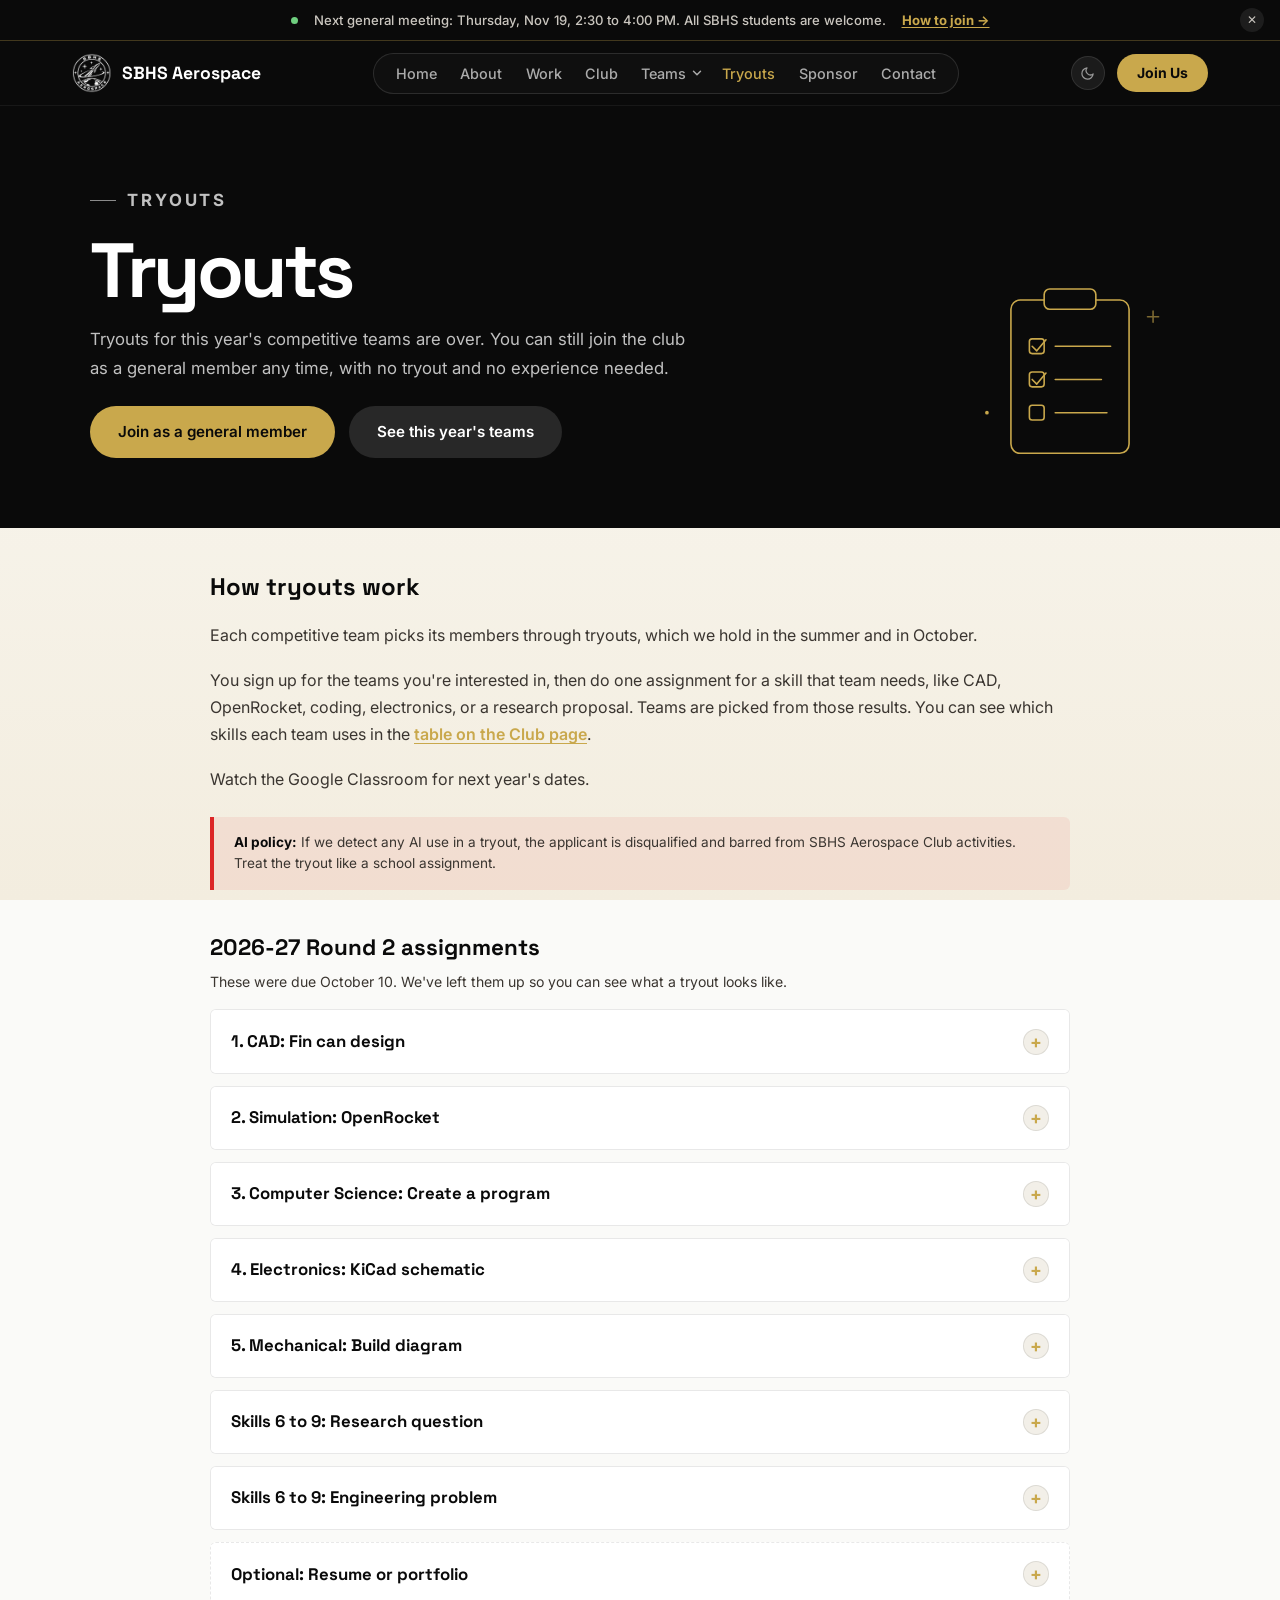
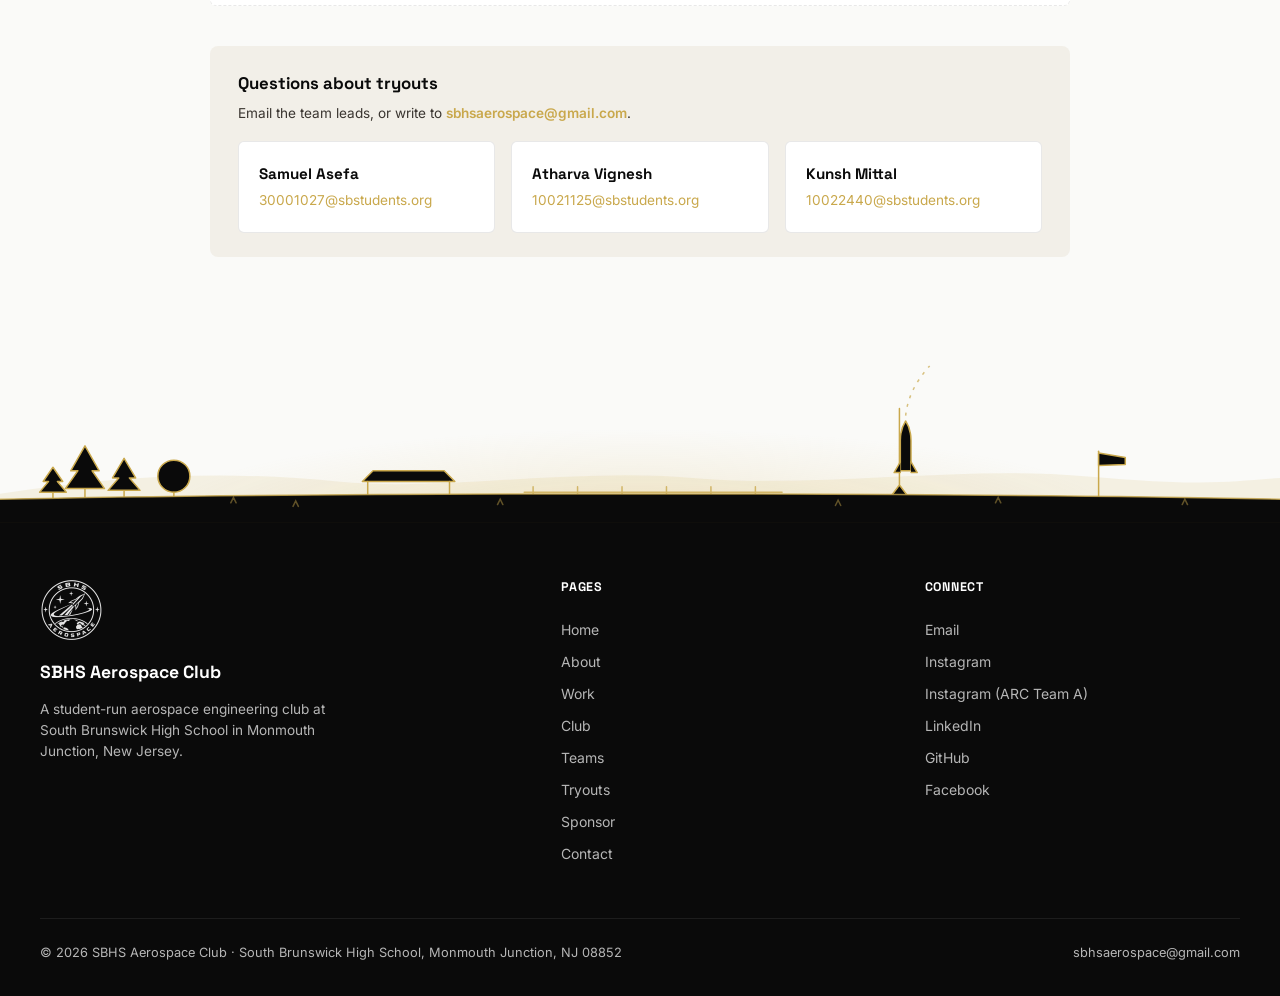
<file: tryouts.html>
<!DOCTYPE html>
<html lang="en" data-theme="light">

<head>
  <meta charset="UTF-8" />

  <meta name="viewport" content="width=device-width, initial-scale=1.0" />
  <title>Tryouts | SBHS Aerospace Club</title>
  <meta name="description" content="How competitive team tryouts work in the SBHS Aerospace Club. Tryouts for 2026-27 are over, but any South Brunswick High School student can still join as a general member." />
  <meta name="robots" content="index, follow, max-image-preview:large" />
  <link rel="canonical" href="https://sbaerospace.vercel.app/tryouts.html" />
  <meta property="og:type" content="website" />
  <meta property="og:site_name" content="SBHS Aerospace Club" />
  <meta property="og:locale" content="en_US" />
  <meta property="og:title" content="Tryouts | SBHS Aerospace Club" />
  <meta property="og:description" content="How competitive team tryouts work in the SBHS Aerospace Club. Tryouts for 2026-27 are over, but any South Brunswick High School student can still join as a general member." />
  <meta property="og:url" content="https://sbaerospace.vercel.app/tryouts.html" />
  <meta property="og:image" content="https://sbaerospace.vercel.app/assets/og/sbhs-aerospace-og.jpg" />
  <meta property="og:image:width" content="1200" />
  <meta property="og:image:height" content="630" />
  <meta property="og:image:alt" content="SBHS Aerospace Club members behind the launch rail at the 2025 American Rocketry Challenge National Finals" />
  <meta name="twitter:card" content="summary_large_image" />
  <meta name="twitter:title" content="Tryouts | SBHS Aerospace Club" />
  <meta name="twitter:description" content="How competitive team tryouts work in the SBHS Aerospace Club. Tryouts for 2026-27 are over, but any South Brunswick High School student can still join as a general member." />
  <meta name="twitter:image" content="https://sbaerospace.vercel.app/assets/og/sbhs-aerospace-og.jpg" />
  <meta name="twitter:image:alt" content="SBHS Aerospace Club members behind the launch rail at the 2025 American Rocketry Challenge National Finals" />
  <link rel="icon" href="favicon.ico" sizes="any" />
  <link rel="icon" type="image/png" sizes="32x32" href="assets/logo/favicon-32.png" />
  <link rel="apple-touch-icon" href="assets/logo/apple-touch-icon.png" />
  <meta name="theme-color" content="#0A0A0A" />
  <link rel="preconnect" href="https://fonts.googleapis.com" />
  <link rel="preconnect" href="https://fonts.gstatic.com" crossorigin />
  <link rel="stylesheet" href="https://fonts.googleapis.com/css2?family=Inter:wght@400;500;600;700&family=Space+Grotesk:wght@500;600;700&display=swap" />
  <link rel="stylesheet" href="style.css?v=5.3" />
  <script src="main.js?v=5.3" defer></script>
</head>

<body>
  <a href="#main" class="skip-link">Skip to content</a>
  <div class="sky" aria-hidden="true">
    <div class="sky__night"></div>
    <div class="sky__dawn"></div>
    <div class="sky__stars"><span style="top:35.8%;left:96.2%;width:1.5px;height:1.5px;--d:4.3s;--delay:3.4s;--o:0.55"></span><span style="top:10.1%;left:13.1%;width:1.5px;height:1.5px;--d:6.4s;--delay:3.2s;--o:0.67"></span><span style="top:17.2%;left:90.8%;width:1px;height:1px;--d:5.6s;--delay:1.3s;--o:0.39"></span><span style="top:12.5%;left:84.2%;width:1px;height:1px;--d:3.8s;--delay:5.8s;--o:0.89"></span><span style="top:49.4%;left:50.3%;width:1px;height:1px;--d:5.2s;--delay:2.8s;--o:0.37"></span><span style="top:12.1%;left:24.2%;width:2px;height:2px;--d:5.5s;--delay:5.1s;--o:0.70"></span><span style="top:7.3%;left:97.5%;width:1.5px;height:1.5px;--d:5.6s;--delay:3.6s;--o:0.46"></span><span style="top:20.3%;left:29.5%;width:1.5px;height:1.5px;--d:6.3s;--delay:4.3s;--o:0.70"></span><span style="top:6.1%;left:47.5%;width:1.5px;height:1.5px;--d:3.4s;--delay:5.4s;--o:0.87"></span><span style="top:53.4%;left:31.8%;width:1.5px;height:1.5px;--d:4.1s;--delay:0.8s;--o:0.85"></span><span style="top:41.0%;left:71.7%;width:2px;height:2px;--d:6.3s;--delay:0.9s;--o:0.56"></span><span style="top:59.9%;left:3.0%;width:1px;height:1px;--d:6.9s;--delay:5.7s;--o:0.52"></span><span style="top:64.3%;left:17.6%;width:1.5px;height:1.5px;--d:4.7s;--delay:3.1s;--o:0.41"></span><span style="top:70.8%;left:49.0%;width:1.5px;height:1.5px;--d:3.4s;--delay:4.4s;--o:0.74"></span><span style="top:78.2%;left:76.5%;width:1px;height:1px;--d:6.9s;--delay:2.9s;--o:0.64"></span><span style="top:7.9%;left:56.3%;width:1.5px;height:1.5px;--d:6.5s;--delay:0.2s;--o:0.87"></span><span style="top:54.4%;left:20.7%;width:1px;height:1px;--d:3.8s;--delay:5.1s;--o:0.39"></span><span style="top:25.4%;left:18.5%;width:1px;height:1px;--d:5.8s;--delay:4.1s;--o:0.53"></span><span style="top:35.6%;left:37.2%;width:1px;height:1px;--d:5.8s;--delay:3.5s;--o:0.55"></span><span style="top:64.7%;left:65.5%;width:1px;height:1px;--d:5.8s;--delay:2.1s;--o:0.80"></span><span style="top:12.2%;left:28.7%;width:1px;height:1px;--d:5.1s;--delay:2.2s;--o:0.52"></span><span style="top:15.3%;left:53.9%;width:1px;height:1px;--d:6.2s;--delay:5.1s;--o:0.71"></span><span style="top:88.9%;left:85.5%;width:1px;height:1px;--d:5.2s;--delay:3.5s;--o:0.38"></span><span style="top:55.2%;left:68.4%;width:1.5px;height:1.5px;--d:4.7s;--delay:4.9s;--o:0.77"></span><span style="top:10.9%;left:57.5%;width:1px;height:1px;--d:5.2s;--delay:1.0s;--o:0.40"></span><span style="top:5.2%;left:77.7%;width:1.5px;height:1.5px;--d:3.5s;--delay:3.4s;--o:0.79"></span><span style="top:63.1%;left:68.2%;width:2px;height:2px;--d:3.8s;--delay:0.7s;--o:0.81"></span><span style="top:35.7%;left:40.1%;width:1.5px;height:1.5px;--d:5.5s;--delay:1.4s;--o:0.48"></span><span style="top:42.5%;left:62.1%;width:1px;height:1px;--d:4.3s;--delay:3.9s;--o:0.61"></span><span style="top:6.2%;left:55.0%;width:1px;height:1px;--d:4.6s;--delay:5.8s;--o:0.65"></span><span style="top:70.1%;left:30.0%;width:1px;height:1px;--d:3.5s;--delay:5.6s;--o:0.43"></span><span style="top:77.2%;left:71.6%;width:1px;height:1px;--d:4.8s;--delay:5.9s;--o:0.75"></span><span style="top:74.9%;left:75.3%;width:1px;height:1px;--d:5.1s;--delay:4.2s;--o:0.61"></span><span style="top:74.8%;left:12.6%;width:2.5px;height:2.5px;--d:6.3s;--delay:3.4s;--o:0.93"></span><span style="top:49.4%;left:61.4%;width:1px;height:1px;--d:6.6s;--delay:1.5s;--o:0.82"></span><span style="top:30.6%;left:85.1%;width:1.5px;height:1.5px;--d:3.7s;--delay:2.1s;--o:0.70"></span><span style="top:63.4%;left:30.0%;width:2.5px;height:2.5px;--d:4.6s;--delay:3.1s;--o:0.35"></span><span style="top:12.7%;left:55.9%;width:1.5px;height:1.5px;--d:6.0s;--delay:3.8s;--o:0.40"></span><span style="top:11.5%;left:8.5%;width:1px;height:1px;--d:3.2s;--delay:5.2s;--o:0.75"></span><span style="top:54.4%;left:26.3%;width:2.5px;height:2.5px;--d:5.4s;--delay:2.7s;--o:0.87"></span><span style="top:26.5%;left:21.2%;width:1.5px;height:1.5px;--d:4.1s;--delay:4.5s;--o:0.68"></span><span style="top:67.4%;left:21.9%;width:2.5px;height:2.5px;--d:4.1s;--delay:1.6s;--o:0.52"></span><span style="top:50.6%;left:60.8%;width:1px;height:1px;--d:6.5s;--delay:5.3s;--o:0.44"></span><span style="top:33.4%;left:91.3%;width:1px;height:1px;--d:3.3s;--delay:0.4s;--o:0.37"></span><span style="top:89.0%;left:26.4%;width:1.5px;height:1.5px;--d:3.4s;--delay:2.2s;--o:0.44"></span><span style="top:22.9%;left:21.2%;width:1.5px;height:1.5px;--d:4.2s;--delay:4.6s;--o:0.94"></span><span style="top:47.6%;left:1.6%;width:2px;height:2px;--d:3.0s;--delay:2.1s;--o:0.90"></span><span style="top:70.4%;left:93.6%;width:1px;height:1px;--d:6.7s;--delay:3.7s;--o:0.83"></span><span style="top:11.5%;left:42.9%;width:2px;height:2px;--d:3.5s;--delay:0.9s;--o:0.64"></span><span style="top:32.7%;left:61.2%;width:1.5px;height:1.5px;--d:4.9s;--delay:5.5s;--o:0.68"></span><span style="top:16.9%;left:75.5%;width:2.5px;height:2.5px;--d:4.7s;--delay:0.5s;--o:0.48"></span><span style="top:20.8%;left:78.8%;width:1px;height:1px;--d:6.3s;--delay:0.6s;--o:0.71"></span><span style="top:27.3%;left:59.8%;width:1px;height:1px;--d:5.9s;--delay:2.0s;--o:0.52"></span><span style="top:10.6%;left:58.8%;width:1.5px;height:1.5px;--d:3.8s;--delay:5.4s;--o:0.70"></span><span style="top:40.4%;left:15.6%;width:1px;height:1px;--d:5.7s;--delay:3.0s;--o:0.45"></span><span style="top:8.6%;left:39.1%;width:1px;height:1px;--d:3.1s;--delay:2.7s;--o:0.68"></span><span style="top:85.0%;left:54.6%;width:1.5px;height:1.5px;--d:3.2s;--delay:1.1s;--o:0.93"></span><span style="top:62.1%;left:49.0%;width:1px;height:1px;--d:5.0s;--delay:1.5s;--o:0.38"></span><span style="top:76.6%;left:14.1%;width:1.5px;height:1.5px;--d:4.2s;--delay:3.7s;--o:0.44"></span><span style="top:62.1%;left:61.6%;width:1px;height:1px;--d:4.2s;--delay:5.6s;--o:0.94"></span><span style="top:79.1%;left:44.8%;width:2.5px;height:2.5px;--d:3.4s;--delay:5.1s;--o:0.66"></span><span style="top:10.3%;left:96.4%;width:2.5px;height:2.5px;--d:6.4s;--delay:4.2s;--o:0.53"></span><span style="top:74.7%;left:32.0%;width:1.5px;height:1.5px;--d:6.1s;--delay:4.0s;--o:0.85"></span><span style="top:23.5%;left:25.2%;width:1.5px;height:1.5px;--d:5.6s;--delay:5.6s;--o:0.42"></span></div>
  </div>

  <header>
    <div class="nav-inner">
      <a href="index.html" class="logo">
        <img src="assets/logo/badge-white-96.png" alt="" width="40" height="40" />
        SBHS Aerospace
      </a>
      <nav class="nav-links" aria-label="Primary navigation">
        <a href="index.html">Home</a>
        <a href="about.html">About</a>
        <a href="projects.html">Work</a>
        <a href="club.html">Club</a>
        <div class="nav-dropdown" id="teamsDropdown">
          <a href="teams.html" class="nav-dropdown-link">Teams</a>
          <button class="nav-dropdown-toggle" type="button" aria-expanded="false" aria-controls="teamsMenu" aria-label="Show the list of teams">
            <svg viewBox="0 0 24 24" width="14" height="14" fill="none" stroke="currentColor" stroke-width="2.5" stroke-linecap="round" stroke-linejoin="round" aria-hidden="true"><polyline points="6 9 12 15 18 9" /></svg>
          </button>
          <div class="nav-dropdown-menu" id="teamsMenu">
            <a href="teams.html#arc">American Rocketry Challenge (2 teams)</a>
            <a href="teams.html#techrise">NASA TechRise</a>
            <a href="teams.html#drones-in-school">Drones in School Challenge</a>
            <a href="teams.html#cubes-in-space">Cubes in Space</a>
            <a href="teams.html#genes-in-space">Genes in Space (2 teams)</a>
            <a href="teams.html#aviation-design">Aviation Design Challenge</a>
          </div>
        </div>
        <a href="tryouts.html">Tryouts</a>
        <a href="sponsor.html">Sponsor</a>
        <a href="contact.html">Contact</a>
      </nav>
      <div class="nav-actions">
        <button class="theme-toggle" id="themeToggle" aria-label="Toggle dark mode">
          <svg class="icon-moon" viewBox="0 0 24 24" fill="none" stroke="currentColor" stroke-width="2"
            stroke-linecap="round" stroke-linejoin="round" aria-hidden="true">
            <path d="M21 12.79A9 9 0 1 1 11.21 3 7 7 0 0 0 21 12.79z" />
          </svg>
          <svg class="icon-sun" viewBox="0 0 24 24" fill="none" stroke="currentColor" stroke-width="2"
            stroke-linecap="round" stroke-linejoin="round" aria-hidden="true">
            <circle cx="12" cy="12" r="5" />
            <line x1="12" y1="1" x2="12" y2="3" />
            <line x1="12" y1="21" x2="12" y2="23" />
            <line x1="4.22" y1="4.22" x2="5.64" y2="5.64" />
            <line x1="18.36" y1="18.36" x2="19.78" y2="19.78" />
            <line x1="1" y1="12" x2="3" y2="12" />
            <line x1="21" y1="12" x2="23" y2="12" />
            <line x1="4.22" y1="19.78" x2="5.64" y2="18.36" />
            <line x1="18.36" y1="5.64" x2="19.78" y2="4.22" />
          </svg>
        </button>

        <a href="club.html#join" class="btn-nav">Join Us</a>
        <button class="hamburger" id="hamburger" aria-label="Open menu" aria-expanded="false" aria-controls="mobileNav">
          <span></span><span></span><span></span>
        </button>
      </div>
    </div>
  </header>

  <nav class="mobile-nav" id="mobileNav" aria-label="Mobile navigation">
    <a href="index.html">Home</a>
    <a href="about.html">About</a>
    <a href="projects.html">Work</a>
    <a href="club.html">Club</a>
    <a href="teams.html">Teams</a>
    <div class="mobile-subnav">
      <a href="teams.html#arc">American Rocketry Challenge (2 teams)</a>
      <a href="teams.html#techrise">NASA TechRise</a>
      <a href="teams.html#drones-in-school">Drones in School Challenge</a>
      <a href="teams.html#cubes-in-space">Cubes in Space</a>
      <a href="teams.html#genes-in-space">Genes in Space (2 teams)</a>
      <a href="teams.html#aviation-design">Aviation Design Challenge</a>
    </div>
    <a href="tryouts.html">Tryouts</a>
    <a href="sponsor.html">Sponsor</a>
    <a href="contact.html">Contact</a>
  </nav>

  <main id="main">

    <!-- HERO -->
    <div class="tryouts-hero">
      <div class="container">
        <div class="page-header-text">
          <p class="eyebrow">Tryouts</p>
          <h1>Tryouts</h1>
          <p style="margin-top: 0.75rem;">
            Tryouts for this year's competitive teams are over. You can still join the club as a general member any
            time, with no tryout and no experience needed.
          </p>
          <div style="display: flex; gap: 0.85rem; flex-wrap: wrap; margin-top: 1.5rem;">
            <a href="club.html#join" class="btn btn-primary">Join as a general member</a>
            <a href="teams.html" class="btn" style="background: rgba(255,255,255,0.12); color: #fff;">See this year's teams</a>
          </div>
        </div>
        <div class="page-art" aria-hidden="true"><svg viewBox="0 0 260 220" focusable="false"><rect class="solid" x="66" y="38" width="128" height="166" rx="10" /><rect class="solid" x="102" y="26" width="56" height="22" rx="6" /><rect x="86" y="80" width="16" height="16" rx="3" /><path d="M89 88 l5 5 l10 -12" /><path d="M114 88 H174" /><rect x="86" y="116" width="16" height="16" rx="3" /><path d="M89 124 l5 5 l10 -12" /><path d="M114 124 H164" /><rect x="86" y="152" width="16" height="16" rx="3" /><path d="M114 160 H170" /><path class="plus" d="M214 56 h12 m-6 -6 v12" /><circle class="dot" cx="40" cy="160" r="2" /></svg></div>
      </div>
    </div>

    <section class="section" style="padding-top: 40px;">
      <div class="container" style="max-width: 860px;">

        <!-- HOW TRYOUTS WORK -->
        <div class="reveal" style="margin-bottom: 2.5rem;">
          <h2 style="font-family: var(--font-head); font-size: 1.5rem; font-weight: 800; margin-bottom: 1rem;">How tryouts work</h2>
          <div class="prose">
            <p>Each competitive team picks its members through tryouts, which we hold in the summer and in October.</p>
            <p>You sign up for the teams you're interested in, then do one assignment for a skill that team needs, like CAD, OpenRocket, coding, electronics, or a research proposal. Teams are picked from those results. You can see which skills each team uses in the <a href="club.html#competitions">table on the Club page</a>.</p>
            <p>Watch the Google Classroom for next year's dates.</p>
          </div>
          <div class="notice-box danger" style="padding: 0.9rem 1.25rem; font-size: 0.85rem; margin: 1.5rem 0 0;">
            <strong>AI policy:</strong> If we detect any AI use in a tryout, the applicant is disqualified and barred
            from SBHS Aerospace Club activities. Treat the tryout like a school assignment.
          </div>
        </div>

        <!-- PAST ASSIGNMENTS -->
        <div class="reveal" id="assignmentsSection" style="margin-bottom: 2.5rem;">
          <h2 style="font-family: var(--font-head); font-size: 1.4rem; font-weight: 800; margin-bottom: 0.35rem;">2026-27 Round 2 assignments</h2>
          <p style="font-size: 0.88rem; color: var(--text-2); margin-bottom: 1rem;">
            These were due October 10. We've left them up so you can see what a tryout looks like.
          </p>

          <details class="assignment-accordion">
            <summary>
              <div class="assignment-summary-left">
                <span class="assignment-summary-title">1. CAD: Fin can design</span>
              </div>
              <div class="assignment-summary-icon">+</div>
            </summary>
            <div class="assignment-accordion-body">
              <p style="font-size: 0.88rem; color: var(--text-2); line-height: 1.6; margin-bottom: 0.75rem;">
                <strong>Goal:</strong> Use any CAD software (the club usually uses Onshape) to design a fin can that inserts into the bottom of a model rocket. Extra engineering details are encouraged.
              </p>
              <div style="display: grid; grid-template-columns: repeat(auto-fit, minmax(240px, 1fr)); gap: 1rem;">
                <div>
                  <h3 class="assignment-h">Parameters</h3>
                  <ul class="assignment-detail-list" style="margin-bottom: 0;">
                    <li>Must fit in a BT-80 body tube.</li>
                    <li>Must be realistic to 3D print.</li>
                  </ul>
                </div>
                <div>
                  <h3 class="assignment-h">Submission</h3>
                  <ul class="assignment-detail-list" style="margin-bottom: 0;">
                    <li>CAD file or link.</li>
                    <li>Typed paragraph (250 words max) explaining fin count, shape, dimensions, and any extra features.</li>
                  </ul>
                </div>
              </div>
            </div>
          </details>

          <details class="assignment-accordion">
            <summary>
              <div class="assignment-summary-left">
                <span class="assignment-summary-title">2. Simulation: OpenRocket</span>
              </div>
              <div class="assignment-summary-icon">+</div>
            </summary>
            <div class="assignment-accordion-body">
              <p style="font-size: 0.88rem; color: var(--text-2); line-height: 1.6; margin-bottom: 0.75rem;">
                <strong>Goal:</strong> Use <a href="https://openrocket.info/" target="_blank" rel="noopener noreferrer" style="color: var(--accent); font-weight: 600; text-decoration: underline;">OpenRocket</a> to design a rocket that would score under 10 points in the 2026 American Rocketry Challenge and follows the 2026 ARC rules.
              </p>
              <div style="display: grid; grid-template-columns: repeat(auto-fit, minmax(240px, 1fr)); gap: 1rem;">
                <div>
                  <h3 class="assignment-h">Parameters</h3>
                  <ul class="assignment-detail-list" style="margin-bottom: 0;">
                    <li>Apogee: 750 ft. Duration: 36 to 39 seconds.</li>
                    <li>Payload: one raw egg (55 g). Gross liftoff weight under 650 g.</li>
                    <li>Diameter: BT-80 body tube. Length: over 650 mm.</li>
                    <li>Motor: any ARC-approved motor. Recovery: parachute and shock cord.</li>
                  </ul>
                </div>
                <div>
                  <h3 class="assignment-h">Submission</h3>
                  <ul class="assignment-detail-list" style="margin-bottom: 0;">
                    <li><code>.ork</code> file.</li>
                    <li>Typed explanation (250 words max) covering arrangement, stability, and challenges.</li>
                  </ul>
                </div>
              </div>
            </div>
          </details>

          <details class="assignment-accordion">
            <summary>
              <div class="assignment-summary-left">
                <span class="assignment-summary-title">3. Computer Science: Create a program</span>
              </div>
              <div class="assignment-summary-icon">+</div>
            </summary>
            <div class="assignment-accordion-body">
              <p style="font-size: 0.88rem; color: var(--text-2); line-height: 1.6; margin-bottom: 0.75rem;">
                <strong>Goal:</strong> Write a program that interacts with hardware, processes data, or solves an aerospace-related problem, such as sensor data collection, an autonomous control system, flight calculations, or data analysis.
              </p>
              <div style="display: grid; grid-template-columns: repeat(auto-fit, minmax(240px, 1fr)); gap: 1rem;">
                <div>
                  <h3 class="assignment-h">Requirements</h3>
                  <ul class="assignment-detail-list" style="margin-bottom: 0;">
                    <li>Written in C/C++, Python, or a similar language.</li>
                    <li>Comments explaining important sections of code.</li>
                    <li>Graphs, charts, and visuals are encouraged.</li>
                  </ul>
                </div>
                <div>
                  <h3 class="assignment-h">Submission</h3>
                  <ul class="assignment-detail-list" style="margin-bottom: 0;">
                    <li>Code files or GitHub repository.</li>
                    <li>Screenshots or video of the program working.</li>
                    <li>Typed explanation (250 words max).</li>
                    <li>Presentation of at least 5 slides: purpose, problem, how it works, challenges.</li>
                  </ul>
                </div>
              </div>
            </div>
          </details>

          <details class="assignment-accordion">
            <summary>
              <div class="assignment-summary-left">
                <span class="assignment-summary-title">4. Electronics: KiCad schematic</span>
              </div>
              <div class="assignment-summary-icon">+</div>
            </summary>
            <div class="assignment-accordion-body">
              <p style="font-size: 0.88rem; color: var(--text-2); line-height: 1.6; margin-bottom: 0.75rem;">
                <strong>Goal:</strong> Design a KiCad schematic for an aerospace-related project, such as airbrakes, thrust vectoring, a weather station, or a drone.
              </p>
              <div style="display: grid; grid-template-columns: repeat(auto-fit, minmax(240px, 1fr)); gap: 1rem;">
                <div>
                  <h3 class="assignment-h">Requirements</h3>
                  <ul class="assignment-detail-list" style="margin-bottom: 0;">
                    <li>A complete schematic with microcontrollers, sensors, and power systems, plus actuators or communication parts if needed.</li>
                    <li>All major components and connections labeled.</li>
                    <li>Explain each major part and how the system would work in a real aerospace application.</li>
                  </ul>
                </div>
                <div>
                  <h3 class="assignment-h">Submission</h3>
                  <ul class="assignment-detail-list" style="margin-bottom: 0;">
                    <li>KiCad schematic file and a screenshot.</li>
                    <li>Typed explanation (250 words max): purpose, component choices, operation, and possible improvements.</li>
                  </ul>
                </div>
              </div>
            </div>
          </details>

          <details class="assignment-accordion">
            <summary>
              <div class="assignment-summary-left">
                <span class="assignment-summary-title">5. Mechanical: Build diagram</span>
              </div>
              <div class="assignment-summary-icon">+</div>
            </summary>
            <div class="assignment-accordion-body">
              <p style="font-size: 0.88rem; color: var(--text-2); line-height: 1.6; margin-bottom: 0.75rem;">
                <strong>Goal:</strong> Create a detailed diagram for a competition build: a rocket for the American Rocketry Challenge, a drone for the Drones in School Challenge, a robot for MATE ROV, or a rover for the NASA Human Exploration Rover Challenge.
              </p>
              <div style="display: grid; grid-template-columns: repeat(auto-fit, minmax(240px, 1fr)); gap: 1rem;">
                <div>
                  <h3 class="assignment-h">Requirements</h3>
                  <ul class="assignment-detail-list" style="margin-bottom: 0;">
                    <li>Follow the competition&rsquo;s rules and research the parts needed.</li>
                    <li>Clear, scaled diagram with all parts labeled.</li>
                  </ul>
                </div>
                <div>
                  <h3 class="assignment-h">Submission</h3>
                  <ul class="assignment-detail-list" style="margin-bottom: 0;">
                    <li>Hand-drawn or computer-drawn diagram.</li>
                    <li>Typed explanation (300 words max).</li>
                  </ul>
                </div>
              </div>
            </div>
          </details>

          <details class="assignment-accordion">
            <summary>
              <div class="assignment-summary-left">
                <span class="assignment-summary-title">Skills 6 to 9: Research question</span>
              </div>
              <div class="assignment-summary-icon">+</div>
            </summary>
            <div class="assignment-accordion-body">
              <p style="font-size: 0.88rem; color: var(--text-2); line-height: 1.6; margin-bottom: 0.75rem;">
                <strong>Goal:</strong> Identify a research question in physics, chemistry, biology, or another science that you would investigate in the club. For NASA TechRise, Cubes in Space, or Genes in Space, keep that competition&rsquo;s rules in mind.
              </p>
              <h3 class="assignment-h">Submission</h3>
              <ul class="assignment-detail-list" style="margin-bottom: 0;">
                <li>Typed description (300 words minimum) with the question, why you chose it, brief background, and methodology.</li>
              </ul>
            </div>
          </details>

          <details class="assignment-accordion">
            <summary>
              <div class="assignment-summary-left">
                <span class="assignment-summary-title">Skills 6 to 9: Engineering problem</span>
              </div>
              <div class="assignment-summary-icon">+</div>
            </summary>
            <div class="assignment-accordion-body">
              <p style="font-size: 0.88rem; color: var(--text-2); line-height: 1.6; margin-bottom: 0.75rem;">
                <strong>Goal:</strong> Identify an aerospace engineering problem and propose an experiment, analysis, or solution.
              </p>
              <h3 class="assignment-h">Submission</h3>
              <ul class="assignment-detail-list" style="margin-bottom: 0;">
                <li>Typed document (300 words minimum) covering the problem, background, a brief literature review, significance, and a detailed proposal with calculations, assumptions, and diagrams as needed.</li>
              </ul>
            </div>
          </details>

          <details class="assignment-accordion" style="border-style: dashed;">
            <summary>
              <div class="assignment-summary-left">
                <span class="assignment-summary-title">Optional: Resume or portfolio</span>
              </div>
              <div class="assignment-summary-icon">+</div>
            </summary>
            <div class="assignment-accordion-body">
              <p style="font-size: 0.88rem; color: var(--text-2); line-height: 1.6;">
                Engineering projects (photos, diagrams, code), work experience, extracurriculars, and relevant coursework.
                Not having past projects did not count against applicants.
              </p>
            </div>
          </details>
        </div>

        <!-- QUESTIONS -->
        <div class="reveal" style="background: var(--surface); border-radius: var(--radius-lg); padding: 1.5rem 1.75rem; margin-bottom: 2rem;">
          <h2 style="font-family: var(--font-head); font-size: 1.05rem; font-weight: 700; margin-bottom: 0.4rem;">
            Questions about tryouts
          </h2>
          <p style="font-size: 0.85rem; color: var(--text-2); margin-bottom: 1rem;">
            Email the team leads, or write to
            <a href="mailto:sbhsaerospace@gmail.com" style="color: var(--accent); font-weight: 600;">sbhsaerospace@gmail.com</a>.
          </p>
          <div class="contacts-grid" style="margin-top: 0;">
            <div class="contact-person-card">
              <span class="contact-person-name">Samuel Asefa</span>
              <a href="mailto:30001027@sbstudents.org" class="contact-person-email">30001027@sbstudents.org</a>
            </div>
            <div class="contact-person-card">
              <span class="contact-person-name">Atharva Vignesh</span>
              <a href="mailto:10021125@sbstudents.org" class="contact-person-email">10021125@sbstudents.org</a>
            </div>
            <div class="contact-person-card">
              <span class="contact-person-name">Kunsh Mittal</span>
              <a href="mailto:10022440@sbstudents.org" class="contact-person-email">10022440@sbstudents.org</a>
            </div>
          </div>
        </div>

      </div>
    </section>
  </main>

  <footer>
    <div class="horizon" aria-hidden="true">
      <svg viewBox="0 0 1440 150" preserveAspectRatio="xMaxYMax slice">
        <!-- distant hills -->
        <path class="hz-far" d="M0 118 C 140 96, 260 92, 380 104 S 640 88, 780 100 S 1080 86, 1220 98 S 1380 104, 1440 100 V150 H0 Z" />
        <!-- trees on the left -->
        <g class="hz-shape">
          <path d="M96 124 V112 M96 64 L80 92 H88 L74 112 H118 L104 92 H112 Z" />
          <path d="M140 124 V114 M140 78 L127 100 H134 L122 114 H158 L146 100 H153 Z" />
          <path d="M60 124 V116 M60 88 L49 104 H55 L45 116 H75 L65 104 H71 Z" />
          <circle cx="196" cy="98" r="18" /><path d="M196 116 V124" />
        </g>
        <!-- launch-day canopy -->
        <g class="hz-shape">
          <path d="M420 92 L500 92 L512 104 L408 104 Z" />
          <path d="M414 104 V124 M506 104 V124" />
        </g>
        <!-- fence -->
        <path class="hz-line" d="M590 116 H880 M600 110 V124 M650 110 V124 M700 110 V124 M750 110 V124 M800 110 V124 M850 110 V124" />
        <!-- launch rail with a rocket -->
        <g class="hz-shape">
          <path d="M1000 124 L1012 108 L1024 124 M1012 108 V22" />
          <path d="M1019 36 C 1023 42 1025 50 1025 58 V92 H1013 V58 C1013 50 1015 42 1019 36 Z" />
          <path d="M1013 82 L1006 94 H1013 M1025 82 L1032 94 H1025" />
        </g>
        <path class="hz-dash" d="M1019 30 C 1021 10 1030 -8 1046 -26" />
        <!-- windsock -->
        <g class="hz-shape"><path d="M1236 124 V70" /><path d="M1236 72 L1266 77 L1266 85 L1236 86 Z" /></g>
        <!-- ground -->
        <path class="hz-ground" d="M0 124 C 360 116, 1080 116, 1440 124 V150 H0 Z" />
        <path class="hz-line" d="M0 124 C 360 116, 1080 116, 1440 124" />
        <path class="hz-grass" d="M260 128 l3 -6 l3 6 M330 132 l3 -6 l3 6 M560 130 l3 -6 l3 6 M940 131 l3 -6 l3 6 M1120 128 l3 -6 l3 6 M1330 130 l3 -6 l3 6" />
      </svg>
    </div>
    <div class="footer-inner">
      <div class="footer-brand">
        <img class="footer-badge" src="assets/logo/badge-white-128.png" width="64" height="64" loading="lazy" alt="SBHS Aerospace Club badge" />
        <h3>SBHS Aerospace Club</h3>
        <p>A student-run aerospace engineering club at South Brunswick High School in Monmouth Junction, New Jersey.</p>
      </div>
      <div class="footer-col">
        <h4>Pages</h4>
        <a href="index.html">Home</a>
        <a href="about.html">About</a>
        <a href="projects.html">Work</a>
        <a href="club.html">Club</a>
        <a href="teams.html">Teams</a>
        <a href="tryouts.html">Tryouts</a>
        <a href="sponsor.html">Sponsor</a>
        <a href="contact.html">Contact</a>
      </div>
      <div class="footer-col">
        <h4>Connect</h4>
        <a href="mailto:sbhsaerospace@gmail.com">Email</a>
        <a href="https://www.instagram.com/sbaeroclub/" target="_blank" rel="noopener noreferrer">Instagram</a>
        <a href="https://www.instagram.com/sbhs_aerospaceclub_team_a/" target="_blank" rel="noopener noreferrer">Instagram (ARC Team A)</a>
        <a href="https://www.linkedin.com/company/south-brunswick-high-school-aerospace" target="_blank" rel="noopener noreferrer">LinkedIn</a>
        <a href="https://github.com/SBAerospace" target="_blank" rel="noopener noreferrer">GitHub</a>
        <a href="https://www.facebook.com/people/SB-Aerospace/61559474409905/" target="_blank" rel="noopener noreferrer">Facebook</a>
      </div>
    </div>
    <div class="footer-bottom">
      <span>&copy; <span id="copy-year">2026</span> SBHS Aerospace Club &middot; South Brunswick High School, Monmouth Junction, NJ 08852</span>
      <a href="mailto:sbhsaerospace@gmail.com">sbhsaerospace@gmail.com</a>
    </div>
  </footer>

</body>

</html>
</file>
<file: style.css>
/* ─── DESIGN TOKENS ─────────────────────────────────────── */
:root {
  /* Light mode: Gold & Black */
  --bg:          #FAFAF8;
  --bg-card:     #FFFFFF;
  --bg-nav:      #0A0A0A;
  --surface:     #F2EFE8;
  --border:      rgba(0,0,0,0.09);
  --text:        #0A0A0A;
  --text-2:      #3A3530;
  --text-muted:  #7A736A;
  --accent:      #C9A84C;
  --accent-dark: #A8863A;
  --accent-bg:   rgba(201,168,76,0.10);
  --nav-text:    #FFFFFF;
  --nav-link:    rgba(255,255,255,0.65);
  --shadow-sm:   0 1px 3px rgba(0,0,0,0.02);
  --shadow-md:   0 4px 12px rgba(0,0,0,0.03);
  --radius-sm:   4px;
  --radius-md:   6px;
  --radius-lg:   8px;
  --radius-pill: 999px;
  --ease:        cubic-bezier(0.16,1,0.3,1);
  --font-head:   'Space Grotesk', system-ui, sans-serif;
  /* sky */
  --sky-top:     #FBFAF6;
  --sky-bottom:  #F3EDDF;
  --dawn:        rgba(201,168,76,0.30);
  --dawn-2:      rgba(214,140,70,0.12);
  --band:        rgba(201,168,76,0.06);
  --star-alpha:  0;
  --journey:     0;
  --font-body:   'Inter', system-ui, sans-serif;
}

[data-theme="dark"] {
  --bg:          #0C0B09;
  --bg-card:     #161410;
  --bg-nav:      #080807;
  --surface:     #1E1B14;
  --border:      rgba(255,255,255,0.08);
  --text:        #F5F0E8;
  --text-2:      #C8BFA8;
  --text-muted:  #7A7060;
  --accent:      #D4AF51;
  --accent-dark: #E8C86A;
  --accent-bg:   rgba(212,175,81,0.12);
  --nav-text:    #F5F0E8;
  --nav-link:    rgba(245,240,232,0.60);
  --shadow-sm:   none;
  --shadow-md:   none;
  --sky-top:     #060607;
  --sky-bottom:  #0E0C08;
  --dawn:        rgba(212,175,81,0.42);
  --dawn-2:      rgba(196,104,44,0.18);
  --band:        rgba(255,255,255,0.025);
  --star-alpha:  1;
}

/* ─── RESET ──────────────────────────────────────────────── */
*,*::before,*::after { box-sizing: border-box; margin: 0; padding: 0; }
html { scroll-behavior: smooth; -webkit-font-smoothing: antialiased; }
body {
  font-family: var(--font-body);
  background: var(--bg);
  color: var(--text);
  line-height: 1.6;
  transition: background 0.35s var(--ease), color 0.35s var(--ease);
  overflow-x: hidden;
}
img { display: block; max-width: 100%; }
a { color: inherit; text-decoration: none; }
button { font-family: inherit; cursor: pointer; border: none; background: none; }
ul { list-style: none; }

/* Selection */
::selection { background: var(--accent); color: #fff; }

/* Custom scrollbar */
::-webkit-scrollbar { width: 6px; }
::-webkit-scrollbar-track { background: var(--bg); }
::-webkit-scrollbar-thumb { background: var(--surface); border-radius: 6px; }

/* ─── SKIP LINK ──────────────────────────────────────────── */
.skip-link {
  position: absolute; top: -999px; left: 20px;
  background: var(--accent); color: #fff;
  padding: 0.6rem 1.2rem; border-radius: var(--radius-sm);
  font-weight: 600; z-index: 9999;
}
.skip-link:focus { top: 16px; }

/* ─── ANNOUNCEMENT BANNER ───────────────────────────────── */
.announce-banner {
  background: var(--accent); color: #0A0A0A;
  text-align: center; padding: 0.6rem 2rem;
  font-size: 0.82rem; font-weight: 600;
  display: flex; align-items: center; justify-content: center; gap: 1rem;
  position: relative; z-index: 200;
}
.announce-banner a {
  color: #0A0A0A; text-decoration: underline; text-underline-offset: 2px;
  font-weight: 700;
}
.announce-banner-close {
  position: absolute; right: 1rem;
  width: 24px; height: 24px; border-radius: 50%;
  background: rgba(0,0,0,0.12);
  display: flex; align-items: center; justify-content: center;
  font-size: 0.75rem; line-height: 1; cursor: pointer; border: none;
  color: #0A0A0A; font-weight: 700;
  transition: background 0.2s;
}
.announce-banner-close:hover { background: rgba(0,0,0,0.22); }
.announce-banner.hidden { display: none; }

/* ─── NAV ────────────────────────────────────────────────── */
header {
  position: sticky; top: 0; left: 0; right: 0; z-index: 100;
  background: var(--bg-nav);
  border-bottom: 1px solid rgba(255,255,255,0.06);
  transition: background 0.35s var(--ease);
}
.nav-inner {
  max-width: 1200px; margin: 0 auto;
  padding: 0 2rem;
  height: 64px;
  display: flex; align-items: center; justify-content: space-between; gap: 2rem;
}
.logo {
  display: flex; align-items: center; gap: 10px;
  font-family: var(--font-head); font-weight: 800; font-size: 1.1rem;
  color: var(--nav-text);
}
.logo img { width: 40px; height: 40px; object-fit: contain; }

.nav-links {
  display: flex; align-items: center; gap: 1.75rem;
}
.nav-links a {
  color: var(--nav-link); font-size: 0.9rem; font-weight: 500;
  transition: color 0.2s;
}
.nav-links a:hover, .nav-links a.active { color: var(--nav-text); }

.nav-actions {
  display: flex; align-items: center; gap: 0.75rem;
}

/* Theme toggle: clean SVG icons */
.theme-toggle {
  width: 34px; height: 34px; border-radius: 50%;
  background: rgba(255,255,255,0.07);
  border: 1px solid rgba(255,255,255,0.10);
  display: flex; align-items: center; justify-content: center;
  color: rgba(255,255,255,0.55);
  transition: background 0.2s, color 0.2s;
  flex-shrink: 0;
}
.theme-toggle:hover { background: rgba(255,255,255,0.13); color: rgba(255,255,255,0.9); }
.theme-toggle svg { display: block; width: 15px; height: 15px; }
/* Light mode → show moon (offer dark) */
.theme-toggle .icon-sun  { display: none; }
.theme-toggle .icon-moon { display: block; }
/* Dark mode → show sun (offer light) */
[data-theme="dark"] .theme-toggle .icon-sun  { display: block; }
[data-theme="dark"] .theme-toggle .icon-moon { display: none; }

/* Social icon links: same style as theme-toggle */
.social-icon {
  width: 34px; height: 34px; border-radius: 50%;
  background: rgba(255,255,255,0.07);
  border: 1px solid rgba(255,255,255,0.10);
  display: flex; align-items: center; justify-content: center;
  color: rgba(255,255,255,0.55);
  transition: background 0.2s, color 0.2s;
  flex-shrink: 0;
}
.social-icon:hover { background: rgba(255,255,255,0.13); color: rgba(255,255,255,0.9); }
.social-icon svg { display: block; width: 15px; height: 15px; }

/* Social divider line */
.nav-social-divider {
  width: 1px; height: 20px;
  background: rgba(255,255,255,0.12);
  flex-shrink: 0;
}

.btn-nav {
  padding: 0.5rem 1.25rem;
  background: var(--accent); color: #0A0A0A;
  border-radius: var(--radius-pill);
  font-size: 0.875rem; font-weight: 700;
  transition: background 0.2s, transform 0.2s var(--ease);
}
.btn-nav:hover { background: var(--accent-dark); transform: translateY(-1px); }

/* Mobile toggle */
.hamburger {
  display: none; flex-direction: column; gap: 4px; padding: 4px;
}
.hamburger span {
  display: block; width: 22px; height: 2px;
  background: var(--nav-text); border-radius: 2px;
  transition: transform 0.3s var(--ease), opacity 0.2s;
}

/* Mobile nav */
.mobile-nav {
  display: flex;
  position: fixed; top: 64px; left: 0; right: 0; bottom: 0;
  background: var(--bg-nav); z-index: 99;
  padding: 2rem; flex-direction: column; gap: 1.5rem;
  transform: translateX(100%); transition: transform 0.35s var(--ease);
  visibility: hidden;
}
.mobile-nav.open { transform: translateX(0); visibility: visible; }
.mobile-nav a {
  color: var(--nav-link); font-size: 1.3rem; font-weight: 600;
  padding: 0.5rem 0; border-bottom: 1px solid rgba(255,255,255,0.06);
}
.mobile-nav a:hover { color: var(--nav-text); }

/* ─── BUTTONS ────────────────────────────────────────────── */
.btn {
  display: inline-flex; align-items: center; gap: 8px;
  padding: 0.85rem 1.75rem; border-radius: var(--radius-pill);
  font-family: var(--font-body); font-size: 0.95rem; font-weight: 600;
  transition: transform 0.2s var(--ease), box-shadow 0.2s;
}
.btn-primary {
  background: var(--accent); color: #0A0A0A;
}
.btn-primary:hover { background: var(--accent-dark); transform: translateY(-2px); box-shadow: 0 8px 24px rgba(201,168,76,0.30); }

.btn-outline {
  background: transparent; color: var(--text);
  border: 1.5px solid var(--border);
  backdrop-filter: blur(8px);
}
[data-theme="dark"] .btn-outline {
  border-color: rgba(255,255,255,0.18);
  background: rgba(255,255,255,0.03);
}
.btn-outline:hover {
  border-color: var(--accent);
  color: var(--accent);
  transform: translateY(-2px);
  background: var(--accent-bg);
}

.btn-dark {
  background: var(--text); color: var(--bg);
}
.btn-dark:hover { opacity: 0.85; transform: translateY(-2px); }

/* ─── HERO ───────────────────────────────────────────────── */
.hero {
  min-height: min(85vh, 760px);
  display: flex; align-items: center;
  padding: 85px 2rem 50px;
  position: relative; overflow: hidden;
}
.hero-bg-dots {
  position: absolute; inset: 0; z-index: 0;
  background-image: radial-gradient(circle, var(--border) 1px, transparent 1px);
  background-size: 28px 28px;
  opacity: 0.6;
}
.hero-inner {
  max-width: 1200px; margin: 0 auto; width: 100%;
  display: grid; grid-template-columns: 1fr 1fr; gap: 4rem; align-items: center;
  position: relative; z-index: 1;
}
.hero-label {
  display: inline-block;
  background: var(--accent-bg); color: var(--accent);
  border: 1px solid currentColor; border-radius: var(--radius-pill);
  padding: 4px 14px; font-size: 0.75rem; font-weight: 700;
  letter-spacing: 0.06em; text-transform: uppercase;
  margin-bottom: 1.5rem;
}
.hero-title {
  font-family: var(--font-head); font-size: clamp(2.8rem, 5vw, 4.5rem);
  font-weight: 800; line-height: 1.1; letter-spacing: -0.03em;
  margin-bottom: 1.25rem;
}
.hero-title em { font-style: normal; color: var(--accent); }
.hero-sub {
  font-size: 1.1rem; color: var(--text-2); line-height: 1.65;
  max-width: 480px; margin-bottom: 2.5rem;
}
.hero-btns { display: flex; gap: 0.85rem; flex-wrap: wrap; }

/* Hero card / widget */
.hero-widget {
  background: var(--bg-card);
  border: 1px solid var(--border);
  border-radius: var(--radius-lg); padding: 2rem;
  box-shadow: var(--shadow-md);
}
.widget-label {
  font-size: 0.72rem; font-weight: 700; text-transform: uppercase;
  letter-spacing: 0.07em; color: var(--text-muted); margin-bottom: 1rem;
}
.widget-row {
  display: flex; justify-content: space-between; align-items: center;
  padding: 0.75rem 0; border-bottom: 1px solid var(--border);
}
.widget-row:last-child { border-bottom: none; }
.widget-row-left { font-size: 0.88rem; color: var(--text-2); }
.widget-row-right {
  font-family: var(--font-head); font-weight: 700; font-size: 0.92rem; color: var(--text);
}
.widget-row-right.green { color: var(--accent); }

.widget-bar-wrap { margin-top: 0.5rem; }
.widget-bar-bg {
  width: 100%; height: 6px; background: var(--surface);
  border-radius: 10px; overflow: hidden;
}
.widget-bar {
  height: 100%; background: var(--accent); border-radius: 10px;
  width: 0; transition: width 1.2s var(--ease);
}

/* ─── SECTION BASE ───────────────────────────────────────── */
.section { padding: 100px 2rem; }
.section-sm { padding: 60px 2rem; }
.container { max-width: 1200px; margin: 0 auto; }

.section-label {
  display: inline-block;
  background: var(--accent-bg); color: var(--accent);
  border-radius: var(--radius-pill);
  padding: 4px 14px; font-size: 0.75rem; font-weight: 700;
  letter-spacing: 0.05em; text-transform: uppercase;
  margin-bottom: 1rem;
}
.section-title {
  font-family: var(--font-head); font-size: clamp(1.8rem, 3vw, 2.75rem);
  font-weight: 800; line-height: 1.2; letter-spacing: -0.025em;
  margin-bottom: 0.75rem;
}
.section-title em { font-style: normal; color: var(--accent); }
.section-sub {
  font-size: 1rem; color: var(--text-2); line-height: 1.6; max-width: 560px;
}
.section-header { margin-bottom: 3rem; }
.section-header.center { text-align: center; }
.section-header.center .section-sub { margin: 0 auto; }

/* ─── PROGRAM SPLIT (Schoolhouse style) ──────────────────── */
.program-split {
  display: grid; grid-template-columns: 1fr 1fr; gap: 0;
  border: 1px solid var(--border); border-radius: var(--radius-lg); overflow: hidden;
}
.program-list { padding: 2rem; border-right: 1px solid var(--border); }
.program-item {
  padding: 1.5rem 1rem; cursor: pointer;
  border-radius: var(--radius-sm);
  transition: background 0.2s;
}
.program-item.active { background: var(--surface); }
.program-item h3 {
  font-family: var(--font-head); font-size: 1.35rem; font-weight: 700;
  color: var(--text-muted); transition: color 0.2s; margin-bottom: 0.25rem;
}
.program-item.active h3 { color: var(--accent); }
.program-item p { font-size: 0.85rem; color: var(--text-muted); }
.program-item.active p { color: var(--text-2); }
.program-border {
  width: 3px; background: var(--accent);
  border-radius: 3px; margin: 2rem 0;
  display: none;
}
.program-item.active .program-border { display: block; }

.program-detail {
  padding: 2.5rem; background: var(--text); color: #fff;
  display: flex; flex-direction: column; justify-content: center;
}
[data-theme="dark"] .program-detail { background: var(--surface); color: var(--text); }
.program-detail h2 {
  font-family: var(--font-head); font-size: 1.75rem; font-weight: 800; margin-bottom: 1rem;
}
.program-detail p { font-size: 0.95rem; line-height: 1.65; opacity: 0.8; margin-bottom: 1.5rem; }
.program-detail-features { display: flex; flex-direction: column; gap: 0.6rem; }
.program-feature {
  display: flex; align-items: center; gap: 8px; font-size: 0.875rem; opacity: 0.85;
}
.program-feature::before { content: '✓'; color: var(--accent); font-weight: 700; }

/* ─── STATS STRIP ────────────────────────────────────────── */
.stats-strip {
  background: var(--text); color: #fff;
  padding: 3rem 2rem;
}
[data-theme="dark"] .stats-strip { background: var(--surface); color: var(--text); }
.stats-strip .container { display: flex; justify-content: space-around; flex-wrap: wrap; gap: 2rem; }
.stat-item { text-align: center; }
.stat-num {
  font-family: var(--font-head); font-size: 2.75rem; font-weight: 800; line-height: 1;
  color: var(--accent); margin-bottom: 0.25rem;
}
.stat-label { font-size: 0.85rem; opacity: 0.7; }

/* ─── CARDS & GRIDS ──────────────────────────────────────── */
.cards-grid {
  display: grid; grid-template-columns: repeat(auto-fill, minmax(300px, 1fr));
  gap: 1.5rem;
}
.card {
  background: var(--bg-card); border: 1px solid var(--border);
  border-radius: var(--radius-lg); padding: 2rem;
  transition: transform 0.25s var(--ease), border-color 0.25s var(--ease), box-shadow 0.25s var(--ease);
}
[data-theme="dark"] .card {
  background: linear-gradient(180deg, #181612 0%, #13120E 100%);
  border-color: rgba(255,255,255,0.07);
}
.card:hover {
  transform: translateY(-3px);
  border-color: rgba(201,168,76,0.4);
  box-shadow: 0 16px 32px -10px rgba(0,0,0,0.4);
}
.card h3 {
  font-family: var(--font-head); font-size: 1.15rem; font-weight: 700; margin-bottom: 0.6rem;
}
.card p { font-size: 0.9rem; color: var(--text-2); line-height: 1.6; }

/* ─── DISCIPLINES WORKBENCH (Home) ───────────────────────── */
.disciplines-grid {
  display: grid;
  grid-template-columns: repeat(4, 1fr);
  gap: 1.25rem;
}
@media (max-width: 1024px) {
  .disciplines-grid {
    grid-template-columns: repeat(2, 1fr);
    gap: 1.25rem;
  }
}
@media (max-width: 580px) {
  .disciplines-grid {
    grid-template-columns: 1fr;
  }
}

.discipline-card {
  background: var(--bg-card);
  border: 1px solid var(--border);
  border-radius: var(--radius-lg);
  padding: 2rem 1.6rem;
  display: flex;
  flex-direction: column;
  justify-content: space-between;
  position: relative;
  box-shadow: 0 4px 16px -2px rgba(0,0,0,0.03);
  transition: transform 0.25s var(--ease), border-color 0.25s var(--ease), box-shadow 0.25s var(--ease);
}
[data-theme="dark"] .discipline-card {
  background: linear-gradient(180deg, rgba(255,255,255,0.035) 0%, rgba(255,255,255,0.01) 100%), #14120E;
  border: 1px solid rgba(255,255,255,0.07);
  border-top: 1px solid rgba(255,255,255,0.14);
  box-shadow: 0 12px 30px -10px rgba(0,0,0,0.5);
}
.discipline-card:hover {
  transform: translateY(-4px);
  border-color: rgba(201,168,76,0.4);
  box-shadow: 0 16px 36px -10px rgba(0,0,0,0.5), 0 0 20px -4px rgba(201,168,76,0.14);
}

.discipline-icon-wrap {
  width: 42px;
  height: 42px;
  border-radius: 10px;
  background: var(--accent-bg);
  border: 1px solid rgba(201,168,76,0.22);
  display: flex;
  align-items: center;
  justify-content: center;
  color: var(--accent);
  margin-bottom: 1.25rem;
  transition: transform 0.25s var(--ease), background 0.25s;
}
.discipline-card:hover .discipline-icon-wrap {
  transform: scale(1.08);
  background: rgba(201,168,76,0.22);
}
.discipline-card h3 {
  font-family: var(--font-head);
  font-size: 1.25rem;
  font-weight: 700;
  color: var(--text);
  margin-bottom: 0.65rem;
}
.discipline-card p {
  font-size: 0.88rem;
  color: var(--text-2);
  line-height: 1.6;
  margin: 0;
}

/* ─── FLAGSHIP HARDWARE SYSTEMS (Home) ───────────────────── */
.flagship-grid {
  display: grid;
  grid-template-columns: repeat(3, 1fr);
  gap: 1.75rem;
}
@media (max-width: 960px) {
  .flagship-grid {
    grid-template-columns: 1fr;
    gap: 1.5rem;
  }
}

.flagship-card {
  background: var(--bg-card);
  border: 1px solid var(--border);
  border-radius: var(--radius-lg);
  overflow: hidden;
  display: flex;
  flex-direction: column;
  transition: transform 0.25s var(--ease), border-color 0.25s var(--ease), box-shadow 0.25s var(--ease);
  box-shadow: 0 6px 20px -4px rgba(0,0,0,0.04);
}
[data-theme="dark"] .flagship-card {
  background: linear-gradient(180deg, rgba(255,255,255,0.035) 0%, rgba(255,255,255,0.01) 100%), #14120E;
  border: 1px solid rgba(255,255,255,0.07);
  border-top: 1px solid rgba(255,255,255,0.14);
  box-shadow: 0 16px 36px -12px rgba(0,0,0,0.5);
}
.flagship-card:hover {
  transform: translateY(-5px);
  border-color: rgba(201,168,76,0.4);
  box-shadow: 0 22px 48px -12px rgba(0,0,0,0.6), 0 0 24px -4px rgba(201,168,76,0.16);
}
.flagship-img-wrap {
  width: 100%;
  height: 230px;
  position: relative;
  overflow: hidden;
  background: #000;
}
.flagship-img-wrap img {
  width: 100%;
  height: 100%;
  object-fit: cover;
  transition: transform 0.4s var(--ease);
  display: block;
}
.flagship-card:hover .flagship-img-wrap img {
  transform: scale(1.05);
}
.flagship-body {
  padding: 1.75rem 1.6rem 2rem;
  display: flex;
  flex-direction: column;
  flex: 1;
}
.flagship-body h3 {
  font-family: var(--font-head);
  font-size: 1.35rem;
  font-weight: 800;
  color: var(--text);
  margin-bottom: 0.65rem;
  line-height: 1.3;
}
.flagship-body p {
  font-size: 0.9rem;
  color: var(--text-2);
  line-height: 1.6;
  margin: 0;
}

/* ─── TEAMS PREVIEW GRID (Home) ───────────────────────────── */
.teams-preview-grid {
  display: grid;
  grid-template-columns: 1fr 1fr;
  gap: 4rem;
  align-items: center;
}
@media (max-width: 860px) {
  .teams-preview-grid {
    grid-template-columns: 1fr;
    gap: 2.5rem;
  }
}

/* ─── HERO SLIDESHOW ───────────────────────────────────────── */
.hero-slideshow {
  background: var(--bg-card);
  border: 1px solid var(--border);
  border-radius: var(--radius-lg);
  overflow: hidden;
  box-shadow: 0 24px 48px -18px rgba(0,0,0,0.5);
  position: relative;
  transition: transform 0.3s var(--ease), border-color 0.3s var(--ease);
}
[data-theme="dark"] .hero-slideshow {
  background: #14120E;
  border-color: rgba(255,255,255,0.08);
  border-top-color: rgba(255,255,255,0.14);
}
.hero-slideshow:hover {
  transform: translateY(-3px);
  border-color: rgba(201,168,76,0.3);
}
.hero-slides-viewport {
  position: relative;
  width: 100%;
  aspect-ratio: 4 / 3;
  overflow: hidden;
  background: #000;
}
.hero-slide {
  position: absolute;
  inset: 0;
  opacity: 0;
  visibility: hidden;
  transition: opacity 0.5s ease, transform 0.5s ease;
  transform: scale(1.03);
}
.hero-slide.active {
  opacity: 1;
  visibility: visible;
  transform: scale(1);
}
.hero-slide img {
  width: 100%;
  height: 100%;
  object-fit: cover;
  display: block;
}
.hero-slideshow-controls {
  position: absolute;
  top: 1rem;
  right: 1rem;
  display: flex;
  align-items: center;
  gap: 0.35rem;
  background: rgba(14, 13, 10, 0.78);
  backdrop-filter: blur(8px);
  -webkit-backdrop-filter: blur(8px);
  padding: 0.35rem 0.55rem;
  border-radius: 999px;
  border: 1px solid rgba(255,255,255,0.12);
  z-index: 2;
}
.hero-slide-btn {
  background: transparent;
  border: none;
  color: var(--text-2);
  display: flex;
  align-items: center;
  justify-content: center;
  cursor: pointer;
  padding: 0.2rem;
  border-radius: 50%;
  transition: color 0.2s, transform 0.2s;
}
.hero-slide-btn:hover {
  color: var(--accent);
  transform: scale(1.1);
}
.hero-slide-dots {
  display: flex;
  align-items: center;
  gap: 0.35rem;
  padding: 0 0.35rem;
}
.hero-slide-dot {
  width: 5px;
  height: 5px;
  border-radius: 50%;
  background: rgba(255,255,255,0.3);
  border: none;
  cursor: pointer;
  padding: 0;
  transition: background 0.25s, transform 0.25s;
}
.hero-slide-dot.active {
  background: var(--accent);
  transform: scale(1.25);
}
.hero-image-caption {
  padding: 0.95rem 1.35rem;
  font-size: 0.85rem;
  font-weight: 600;
  color: var(--text-2);
  background: var(--surface);
  border-top: 1px solid var(--border);
  display: flex;
  align-items: center;
  justify-content: space-between;
}

.team-initials {
  width: 48px; height: 48px; border-radius: var(--radius-sm);
  background: var(--accent-bg); border: 1px solid var(--accent);
  color: var(--accent); font-family: var(--font-head);
  font-weight: 800; font-size: 0.95rem;
  display: flex; align-items: center; justify-content: center;
  margin-bottom: 1.25rem;
  letter-spacing: 0.05em;
  text-transform: uppercase;
}

/* ─── WORK TABS ──────────────────────────────────────────── */
.tab-bar {
  display: flex; gap: 0.5rem; margin-bottom: 2.5rem;
  border-bottom: 2px solid var(--border); padding-bottom: 0;
}
.tab-btn {
  padding: 0.65rem 1.25rem; font-size: 0.9rem; font-weight: 600;
  color: var(--text-muted); border-radius: var(--radius-sm) var(--radius-sm) 0 0;
  border-bottom: 2px solid transparent; margin-bottom: -2px;
  transition: color 0.2s, border-color 0.2s;
}
.tab-btn.active { color: var(--accent); border-bottom-color: var(--accent); }
.tab-btn:hover:not(.active) { color: var(--text); }

.tab-panel { display: none; }
.tab-panel.active { display: block; }

/* Project card (image top) */
.project-card {
  background: var(--bg-card); border: 1px solid var(--border);
  border-radius: var(--radius-sm); overflow: hidden;
  transition: border-color 0.2s var(--ease);
}
.project-card:hover { border-color: var(--accent); }
.project-card-img {
  height: 200px; background: var(--surface); overflow: hidden;
}
.project-card-img img { width: 100%; height: 100%; object-fit: cover; }
.project-card-body { padding: 1.5rem; }
.project-card-tags { display: flex; gap: 6px; flex-wrap: wrap; margin-bottom: 0.85rem; }
.pill-tag {
  background: var(--accent-bg); color: var(--accent);
  border: 1px solid var(--accent); border-radius: var(--radius-pill);
  padding: 2px 10px; font-size: 0.7rem; font-weight: 700; text-transform: uppercase;
}
.pill-tag.neutral {
  background: var(--surface); color: var(--text-2); border-color: var(--border);
}
.project-card-body h3 {
  font-family: var(--font-head); font-size: 1.05rem; font-weight: 700;
  margin-bottom: 0.5rem;
}
.project-card-body p { font-size: 0.875rem; color: var(--text-2); line-height: 1.5; margin-bottom: 1.25rem; }
.project-specs-row {
  display: flex; gap: 1.5rem; border-top: 1px solid var(--border); padding-top: 1rem;
  flex-wrap: wrap;
}
.spec { }
.spec-key { font-size: 0.68rem; text-transform: uppercase; letter-spacing: 0.05em; color: var(--text-muted); }
.spec-val { font-size: 0.85rem; font-weight: 700; color: var(--text); }

/* ─── TEAM CARDS ─────────────────────────────────────────── */
.team-grid {
  display: grid; grid-template-columns: repeat(auto-fill, minmax(260px, 1fr)); gap: 1.25rem;
}
.team-card {
  background: var(--bg-card); border: 1px solid var(--border);
  border-radius: var(--radius-sm); padding: 1.75rem;
  transition: border-color 0.2s var(--ease);
}
.team-card:hover { border-color: var(--accent); }
.team-card-icon {
  width: 48px; height: 48px; border-radius: var(--radius-sm);
  background: var(--accent-bg); display: flex; align-items: center; justify-content: center;
  font-size: 1.5rem; margin-bottom: 1.25rem;
}
.team-card h3 {
  font-family: var(--font-head); font-size: 1.05rem; font-weight: 700; margin-bottom: 0.35rem;
}
.team-card .role-tag {
  font-size: 0.72rem; font-weight: 700; color: var(--accent); text-transform: uppercase;
  letter-spacing: 0.05em; margin-bottom: 0.75rem;
}
.team-card p { font-size: 0.85rem; color: var(--text-2); line-height: 1.5; margin-bottom: 1rem; }
.team-skills { display: flex; flex-wrap: wrap; gap: 5px; }
.skill-chip {
  background: var(--surface); color: var(--text-2);
  border-radius: var(--radius-pill); padding: 2px 10px; font-size: 0.7rem; font-weight: 600;
}

/* Division cards (teams page) */
.division-grid { display: grid; grid-template-columns: repeat(auto-fill, minmax(280px, 1fr)); gap: 1.25rem; }
.division-card {
  background: var(--bg-card); border: 1px solid var(--border);
  border-radius: var(--radius-sm); padding: 2.25rem;
  transition: border-color 0.2s var(--ease);
}
.division-card:hover { border-color: var(--accent); }
.division-card-head { display: flex; align-items: center; gap: 1rem; margin-bottom: 1.25rem; }
.division-icon {
  width: 52px; height: 52px; border-radius: var(--radius-sm);
  background: var(--accent-bg); display: flex; align-items: center; justify-content: center; font-size: 1.6rem;
}
.division-card h3 { font-family: var(--font-head); font-size: 1.2rem; font-weight: 800; margin-bottom: 2px; }
.division-card .sub { font-size: 0.78rem; color: var(--text-muted); font-weight: 600; text-transform: uppercase; }
.division-card p { font-size: 0.875rem; color: var(--text-2); line-height: 1.55; margin-bottom: 1.25rem; }
.division-specs { display: grid; grid-template-columns: 1fr 1fr; gap: 0.75rem; }
.div-spec-item { background: var(--surface); border-radius: var(--radius-sm); padding: 0.75rem; }
.div-spec-key { font-size: 0.66rem; text-transform: uppercase; letter-spacing: 0.05em; color: var(--text-muted); margin-bottom: 2px; }
.div-spec-val { font-size: 0.85rem; font-weight: 700; color: var(--text); }

/* ─── TIMELINE ───────────────────────────────────────────── */
.timeline {
  position: relative;
  padding-left: 3rem;
  max-width: 720px;
  margin: 0 auto;
}
.timeline::before {
  content: ''; position: absolute; left: 1.25rem; top: 8px; bottom: 8px;
  width: 2px; background: var(--border);
  transform: translateX(-50%);
}
.timeline-item { position: relative; padding-bottom: 2.5rem; }
.timeline-item::before {
  content: ''; position: absolute; left: -1.75rem; top: 6px;
  width: 12px; height: 12px; border-radius: 50%;
  background: var(--surface); border: 2.5px solid var(--accent);
  box-sizing: border-box;
  transform: translate(-50%, 0);
  transition: background 0.2s, transform 0.2s;
  z-index: 2;
}
.timeline-item:hover::before {
  background: var(--accent);
  transform: translate(-50%, 0) scale(1.15);
}
.timeline-date {
  font-size: 0.75rem; font-weight: 700; text-transform: uppercase;
  letter-spacing: 0.06em; color: var(--accent); margin-bottom: 0.25rem;
}
.timeline-item h4 {
  font-family: var(--font-head); font-size: 1.05rem; font-weight: 700; margin-bottom: 0.4rem;
}
.timeline-item p { font-size: 0.875rem; color: var(--text-2); line-height: 1.55; max-width: 580px; }

/* ─── SPONSORSHIP TIERS ──────────────────────────────────── */
.tier-grid { display: grid; grid-template-columns: repeat(auto-fill, minmax(260px, 1fr)); gap: 1.25rem; }
.tier-card {
  background: var(--bg-card); border: 1.5px solid var(--border);
  border-radius: var(--radius-sm); padding: 2rem;
  display: flex; flex-direction: column; gap: 1rem;
  transition: border-color 0.2s var(--ease);
}
.tier-card:hover { border-color: var(--accent); }
.tier-card.featured { border-color: var(--accent); }
.tier-name { font-size: 0.72rem; font-weight: 700; text-transform: uppercase; letter-spacing: 0.07em; color: var(--text-muted); }
.tier-amount { font-family: var(--font-head); font-size: 2rem; font-weight: 800; color: var(--text); }
.tier-desc { font-size: 0.875rem; color: var(--text-2); line-height: 1.5; }
.tier-features { display: flex; flex-direction: column; gap: 0.5rem; margin-top: auto; }
.tier-feature { display: flex; align-items: flex-start; gap: 8px; font-size: 0.85rem; color: var(--text-2); }
.tier-feature::before { content: '✓'; color: var(--accent); font-weight: 700; flex-shrink: 0; }

/* ─── FORM ───────────────────────────────────────────────── */
.form-wrap {
  background: var(--bg-card); border: 1px solid var(--border);
  border-radius: var(--radius-lg); padding: 2.5rem; max-width: 560px;
}
.form-group { margin-bottom: 1.25rem; }
.form-group label {
  display: block; font-size: 0.85rem; font-weight: 600; margin-bottom: 0.4rem;
}
.form-group input, .form-group textarea, .form-group select {
  width: 100%; padding: 0.75rem 1rem;
  background: var(--bg); border: 1.5px solid var(--border);
  border-radius: var(--radius-sm); color: var(--text);
  font-family: var(--font-body); font-size: 0.9rem;
  transition: border-color 0.2s;
}
.form-group input:focus, .form-group textarea:focus {
  outline: none; border-color: var(--accent);
  box-shadow: 0 0 0 3px var(--accent-bg);
}
.form-group small { font-size: 0.75rem; color: var(--text-muted); margin-top: 0.25rem; display: block; }
.amount-radio-group { display: grid; grid-template-columns: repeat(4, 1fr); gap: 0.6rem; }
.amount-radio input { display: none; }
.amount-radio label {
  display: block; text-align: center;
  padding: 0.65rem; border: 1.5px solid var(--border);
  border-radius: var(--radius-sm); cursor: pointer; font-weight: 600; font-size: 0.9rem;
  transition: border-color 0.2s, background 0.2s;
}
.amount-radio input:checked + label { border-color: var(--accent); background: var(--accent-bg); color: var(--accent); }

/* ─── FAQ ────────────────────────────────────────────────── */
.faq-list { max-width: 720px; margin: 0 auto; }
.faq-item { border-bottom: 1px solid var(--border); }
.faq-q {
  width: 100%; text-align: left; padding: 1.25rem 0;
  display: flex; justify-content: space-between; align-items: center;
  font-family: var(--font-head); font-size: 1rem; font-weight: 600; color: var(--text);
}
.faq-q .faq-icon { font-size: 1.25rem; color: var(--text-muted); transition: transform 0.3s var(--ease); }
.faq-item.open .faq-icon { transform: rotate(45deg); }
.faq-a {
  overflow: hidden; max-height: 0; transition: max-height 0.4s var(--ease);
}
.faq-a p { padding: 0 0 1.25rem; font-size: 0.9rem; color: var(--text-2); line-height: 1.6; }

/* ─── CONTACT GRID ───────────────────────────────────────── */
.contact-grid { display: grid; grid-template-columns: 1fr 1.4fr; gap: 3rem; align-items: start; }
.contact-info h3 { font-family: var(--font-head); font-size: 1.25rem; font-weight: 700; margin-bottom: 1.5rem; }
.contact-channel { display: flex; align-items: flex-start; gap: 1rem; margin-bottom: 1.5rem; }
.channel-icon-wrap {
  width: 40px; height: 40px; border-radius: 50%; background: var(--surface);
  display: flex; align-items: center; justify-content: center; font-size: 1.1rem; flex-shrink: 0;
}
.channel-label { font-size: 0.75rem; text-transform: uppercase; letter-spacing: 0.05em; color: var(--text-muted); font-weight: 700; }
.channel-val { font-size: 0.9rem; color: var(--text); font-weight: 500; }
.channel-val a { color: var(--accent); }

/* ─── CTA BANNER ─────────────────────────────────────────── */
.cta-banner {
  background: var(--text); color: #fff;
  border-radius: var(--radius-lg); padding: 4rem;
  text-align: center;
}
[data-theme="dark"] .cta-banner { background: var(--surface); color: var(--text); }
.cta-banner h2 { font-family: var(--font-head); font-size: 2rem; font-weight: 800; margin-bottom: 0.75rem; }
.cta-banner p { opacity: 0.75; max-width: 500px; margin: 0 auto 2rem; line-height: 1.6; }

/* ─── SCHOOL STRIP ───────────────────────────────────────── */
.school-strip {
  background: var(--surface); padding: 1.5rem 2rem;
}
.school-strip .container {
  display: flex; align-items: center; gap: 2.5rem; flex-wrap: wrap; justify-content: center;
}
.school-strip p { font-size: 0.8rem; font-weight: 600; color: var(--text-muted); text-transform: uppercase; letter-spacing: 0.05em; }
.school-strip span { font-family: var(--font-head); font-weight: 700; font-size: 0.95rem; color: var(--text-2); }

/* ─── FOOTER ─────────────────────────────────────────────── */
footer {
  background: var(--bg-nav); color: rgba(255,255,255,0.7);
  padding: 4rem 2rem 2rem;
}
.footer-inner {
  max-width: 1200px; margin: 0 auto;
  display: grid; grid-template-columns: 1.5fr 1fr 1fr; gap: 3rem; margin-bottom: 3rem;
}
.footer-brand h3 {
  font-family: var(--font-head); font-size: 1.1rem; font-weight: 800; color: #fff; margin-bottom: 0.75rem;
}
.footer-brand p { font-size: 0.85rem; line-height: 1.55; max-width: 320px; }
.footer-col h4 {
  font-family: var(--font-head); font-size: 0.78rem; font-weight: 700; text-transform: uppercase;
  letter-spacing: 0.06em; color: #fff; margin-bottom: 1rem;
}
.footer-col a {
  display: block; font-size: 0.875rem; padding: 0.3rem 0;
  transition: color 0.2s;
}
.footer-col a:hover { color: var(--accent); }
.footer-bottom {
  max-width: 1200px; margin: 0 auto;
  border-top: 1px solid rgba(255,255,255,0.08); padding-top: 1.5rem;
  display: flex; justify-content: space-between; align-items: center; font-size: 0.8rem; flex-wrap: wrap; gap: 1rem;
}
.footer-bottom a { transition: color 0.2s; }
.footer-bottom a:hover { color: var(--accent); }

/* ─── PAGE HEADER ────────────────────────────────────────── */
.page-header {
  padding: 140px 2rem 60px; background: var(--bg);
}
.page-header .container { max-width: 1200px; margin: 0 auto; }
.page-header h1 { font-family: var(--font-head); font-size: clamp(2rem,4vw,3rem); font-weight: 800; margin-bottom: 0.5rem; }
.page-header p { font-size: 1.05rem; color: var(--text-2); max-width: 560px; line-height: 1.6; }

/* ─── SCROLL REVEAL ──────────────────────────────────────── */
.reveal {
  opacity: 0; transform: translateY(22px);
  transition: opacity 0.75s var(--ease), transform 0.75s var(--ease);
}
.reveal.visible { opacity: 1; transform: none; }
.reveal-delay-1 { transition-delay: 0.08s; }
.reveal-delay-2 { transition-delay: 0.16s; }
.reveal-delay-3 { transition-delay: 0.24s; }
.reveal-delay-4 { transition-delay: 0.32s; }

/* ─── INTERACTIVE HERO ROCKET ──────────────────────────────── */
.hero-interactive-scene {
  position: absolute;
  inset: 0;
  overflow: hidden;
  pointer-events: none;
  z-index: 1;
}
.interactive-rocket {
  position: absolute;
  width: 100px;
  height: 100px;
  left: 0;
  top: 0;
  opacity: 0;
  transform: translate(-50%, -50%);
  will-change: transform, opacity;
  pointer-events: none;
  filter: drop-shadow(0 0 10px rgba(201, 168, 76, 0.4)) drop-shadow(0 0 3px var(--accent));
}
[data-theme="dark"] .interactive-rocket {
  filter: drop-shadow(0 0 14px rgba(212, 175, 81, 0.5)) drop-shadow(0 0 4px var(--accent));
}
.interactive-rocket svg {
  width: 100%;
  height: 100%;
}
.rocket-flame {
  transform-origin: 50px 84px;
  animation: flame-flicker 0.12s infinite alternate ease-in-out;
}
@keyframes flame-flicker {
  0% { transform: scaleY(0.85); opacity: 0.4; }
  100% { transform: scaleY(1.2); opacity: 1; }
}

/* Exhaust Trail Particles */
.rocket-particle {
  position: absolute;
  width: 5px;
  height: 5px;
  background: var(--accent);
  border-radius: 50%;
  pointer-events: none;
  opacity: 0.6;
  transform: translate(-50%, -50%) scale(1);
  transition: transform 0.8s var(--ease), opacity 0.8s var(--ease);
}

@media (prefers-reduced-motion: reduce) {
  .interactive-rocket, .rocket-flame, .rocket-particle {
    animation: none !important;
    transition: none !important;
    display: none !important;
  }
}

/* ─── TIMELINE PROGRESS ROCKET ─────────────────────────────── */
.timeline-rocket {
  position: absolute;
  left: 1.25rem;
  width: 14px;
  height: 14px;
  top: 8px;
  transform: translateY(0) translate(-50%, 0);
  pointer-events: none;
  z-index: 5;
  will-change: transform;
}
.timeline-rocket svg {
  width: 100%;
  height: 100%;
}

/* ─── DIVISION CARD MICRO-ANIMATIONS ───────────────────────── */
.division-card {
  transition: border-color 0.25s var(--ease), transform 0.25s var(--ease);
}
.division-card:hover {
  transform: translateY(-2px);
}
.division-card .division-icon svg {
  transition: transform 0.3s var(--ease);
}
.division-card.div-rocketry:hover .division-icon svg {
  transform: translateY(-4px) rotate(-5deg);
}
.division-card.div-electronics:hover .division-icon svg {
  transform: scale(1.15);
}
.division-card.div-mechanical:hover .division-icon svg {
  transform: rotate(45deg);
}
.division-card.div-software:hover .division-icon svg {
  transform: scaleX(1.15);
}

/* ─── RESPONSIVE ─────────────────────────────────────────── */
@media (max-width: 900px) {
  .hero-inner { grid-template-columns: 1fr; gap: 2.5rem; }
  .hero-title { font-size: 2.5rem; }
  .program-split { grid-template-columns: 1fr; }
  .program-list { border-right: none; border-bottom: 1px solid var(--border); }
  .contact-grid { grid-template-columns: 1fr; }
  .footer-inner { grid-template-columns: 1fr 1fr; }
}
@media (max-width: 640px) {
  .nav-links { display: none; }
  .hamburger { display: flex; }
  .section { padding: 60px 1.25rem; }
  .hero { padding: 100px 1.25rem 60px; }
  .cta-banner { padding: 2.5rem 1.5rem; }
  .footer-inner { grid-template-columns: 1fr; }
  .tier-grid, .cards-grid, .team-grid, .division-grid { grid-template-columns: 1fr; }
  .stats-strip .container { flex-direction: column; align-items: center; }
}

/* ─── HERO PADDING FIX (sticky header) ─────────────────────── */
.hero { padding-top: 100px; }
.page-header { padding-top: 80px; }

/* ─── TRYOUTS PAGE ───────────────────────────────────────────── */
.tryouts-hero {
  background: var(--bg-nav); color: #fff;
  padding: 80px 2rem 70px;
}
.tryouts-hero .container { max-width: 760px; }
.tryouts-hero .section-label { background: rgba(201,168,76,0.20); color: var(--accent); border: 1px solid var(--accent); }
.tryouts-hero h1 { font-family: var(--font-head); font-size: clamp(2rem,4vw,3rem); font-weight: 800; line-height: 1.15; margin-bottom: 1rem; }
.tryouts-hero p { font-size: 1.05rem; line-height: 1.7; color: rgba(255,255,255,0.75); max-width: 600px; }

.info-box {
  background: var(--bg-card); border: 1.5px solid var(--accent);
  border-radius: var(--radius-lg); padding: 2rem;
  display: flex; flex-direction: column; gap: 0.75rem;
}
.info-box-label {
  font-size: 0.72rem; font-weight: 700; text-transform: uppercase;
  letter-spacing: 0.07em; color: var(--accent);
}
.classroom-code {
  font-family: 'Orbitron', 'Courier New', monospace; font-size: 2rem; font-weight: 700;
  letter-spacing: 0.16em; color: var(--text);
  text-shadow: 0 0 14px rgba(201,168,76,0.35);
  background: var(--surface); border-radius: var(--radius-sm);
  padding: 0.75rem 1.5rem; display: inline-block;
  border: 1px solid var(--border);
}
.copy-btn {
  display: inline-flex; align-items: center; gap: 6px;
  font-size: 0.8rem; font-weight: 600; color: var(--accent);
  padding: 0.4rem 0.9rem; border-radius: var(--radius-pill);
  border: 1.5px solid var(--accent); background: var(--accent-bg);
  transition: background 0.2s;
}
.copy-btn:hover { background: rgba(201,168,76,0.20); }
.copy-btn.copied { color: var(--text-muted); border-color: var(--border); background: var(--surface); }

.form-cta-card {
  background: var(--bg-card); border: 1px solid var(--border);
  border-radius: var(--radius-lg); padding: 2rem;
  display: flex; align-items: center; justify-content: space-between; gap: 1.5rem;
  flex-wrap: wrap;
}
.form-cta-card h3 { font-family: var(--font-head); font-size: 1.1rem; font-weight: 700; margin-bottom: 0.25rem; }
.form-cta-card p { font-size: 0.875rem; color: var(--text-2); }

/* ─── TRYOUTS PAGE ENHANCEMENTS ──────────────────────────────── */
.deadline-strip {
  display: grid;
  grid-template-columns: repeat(auto-fit, minmax(210px, 1fr));
  gap: 1rem;
  margin-bottom: 2rem;
}
.deadline-item {
  background: var(--bg-card);
  border: 1px solid var(--border);
  border-radius: var(--radius-md);
  padding: 1.25rem;
  display: flex;
  flex-direction: column;
  gap: 0.35rem;
  position: relative;
  overflow: hidden;
}
.deadline-item.urgent {
  border-color: var(--accent);
  background: var(--accent-bg);
}
.deadline-badge {
  font-size: 0.72rem;
  font-weight: 700;
  text-transform: uppercase;
  letter-spacing: 0.06em;
  color: var(--accent);
}
.deadline-title {
  font-family: var(--font-head);
  font-size: 1rem;
  font-weight: 700;
  color: var(--text);
}
.deadline-date {
  font-size: 0.88rem;
  font-weight: 600;
  color: var(--text-2);
}

.notice-box {
  background: var(--surface);
  border-left: 4px solid var(--accent);
  border-radius: 0 var(--radius-md) var(--radius-md) 0;
  padding: 1.25rem 1.5rem;
  margin-bottom: 1.75rem;
  font-size: 0.9rem;
  color: var(--text-2);
  line-height: 1.6;
}
.notice-box.warning {
  border-left-color: #d97706;
  background: rgba(217, 119, 6, 0.08);
}
.notice-box.danger {
  border-left-color: #dc2626;
  background: rgba(220, 38, 38, 0.08);
}
.notice-box strong {
  color: var(--text);
}

.membership-grid {
  display: grid;
  grid-template-columns: 1fr 1fr;
  gap: 1.5rem;
  margin-bottom: 2.5rem;
}
@media (max-width: 768px) {
  .membership-grid { grid-template-columns: 1fr; }
}
.membership-card {
  background: var(--bg-card);
  border: 1.5px solid var(--border);
  border-radius: var(--radius-lg);
  padding: 2rem;
  display: flex;
  flex-direction: column;
  justify-content: space-between;
  transition: border-color 0.2s var(--ease);
}
.membership-card:hover {
  border-color: var(--accent);
}
.membership-card.highlight {
  border-color: var(--accent);
  background: var(--bg-card);
  box-shadow: 0 4px 20px var(--accent-bg);
}
.membership-badge {
  display: inline-block;
  align-self: flex-start;
  font-size: 0.72rem;
  font-weight: 700;
  text-transform: uppercase;
  letter-spacing: 0.08em;
  padding: 4px 12px;
  border-radius: var(--radius-pill);
  margin-bottom: 0.75rem;
}
.badge-general {
  background: var(--surface);
  color: var(--text-2);
  border: 1px solid var(--border);
}
.badge-comp {
  background: var(--accent-bg);
  color: var(--accent);
  border: 1px solid var(--accent);
}
.membership-title {
  font-family: var(--font-head);
  font-size: 1.35rem;
  font-weight: 800;
  margin-bottom: 0.5rem;
  color: var(--text);
}
.membership-features {
  list-style: none;
  margin: 1.25rem 0;
  display: flex;
  flex-direction: column;
  gap: 0.65rem;
  padding: 0;
}
.membership-features li {
  font-size: 0.88rem;
  color: var(--text-2);
  display: flex;
  align-items: flex-start;
  gap: 0.5rem;
}
.membership-features li::before {
  content: "✓";
  color: var(--accent);
  font-weight: 800;
  flex-shrink: 0;
}

.tryout-table-wrapper {
  overflow-x: auto;
  border: 1px solid var(--border);
  border-radius: var(--radius-md);
  background: var(--bg-card);
  margin: 1.5rem 0 2rem;
  box-shadow: var(--shadow-sm);
}
.tryout-table {
  width: 100%;
  border-collapse: collapse;
  text-align: left;
  font-size: 0.9rem;
}
.tryout-table th {
  background: var(--surface);
  color: var(--text);
  font-family: var(--font-head);
  font-weight: 700;
  padding: 1rem 1.25rem;
  border-bottom: 1px solid var(--border);
}
.tryout-table td {
  padding: 1.1rem 1.25rem;
  border-bottom: 1px solid var(--border);
  vertical-align: top;
  color: var(--text-2);
}
.tryout-table tr:last-child td {
  border-bottom: none;
}
.tryout-table tr:hover td {
  background: var(--surface);
}
.team-link {
  font-weight: 700;
  color: var(--text);
  font-size: 0.98rem;
  display: inline-flex;
  align-items: center;
  gap: 4px;
}
.team-link:hover {
  color: var(--accent);
  text-decoration: underline;
}
.team-note {
  display: inline-block;
  font-size: 0.75rem;
  color: #d97706;
  font-weight: 600;
  margin-top: 0.25rem;
  background: rgba(217, 119, 6, 0.1);
  padding: 2px 8px;
  border-radius: 4px;
}

.skill-chips {
  display: flex;
  flex-wrap: wrap;
  gap: 0.4rem;
}
.skill-chip {
  display: inline-flex;
  align-items: center;
  font-size: 0.78rem;
  font-weight: 600;
  padding: 3px 9px;
  background: var(--surface);
  border: 1px solid var(--border);
  border-radius: var(--radius-sm);
  color: var(--text-2);
}

.assignment-card {
  background: var(--bg-card);
  border: 1px solid var(--border);
  border-radius: var(--radius-lg);
  padding: 2rem;
  margin-bottom: 1.5rem;
  transition: border-color 0.2s var(--ease), box-shadow 0.2s var(--ease);
}
.assignment-card:hover {
  border-color: var(--accent);
  box-shadow: var(--shadow-md);
}
.assignment-header {
  display: flex;
  align-items: flex-start;
  justify-content: space-between;
  gap: 1rem;
  flex-wrap: wrap;
  margin-bottom: 1rem;
  padding-bottom: 0.85rem;
  border-bottom: 1px solid var(--border);
}
.assignment-num {
  font-size: 0.72rem;
  font-weight: 700;
  text-transform: uppercase;
  letter-spacing: 0.08em;
  color: var(--accent);
  background: var(--accent-bg);
  padding: 3px 10px;
  border-radius: var(--radius-pill);
  display: inline-block;
}
.assignment-title {
  font-family: var(--font-head);
  font-size: 1.2rem;
  font-weight: 700;
  color: var(--text);
  margin-top: 0.35rem;
}
.assignment-section-label {
  font-size: 0.75rem;
  font-weight: 700;
  text-transform: uppercase;
  letter-spacing: 0.06em;
  color: var(--accent);
  margin-top: 1rem;
  margin-bottom: 0.35rem;
}
.assignment-detail-list {
  list-style: none;
  padding-left: 0;
  margin: 0.5rem 0 1rem;
  display: flex;
  flex-direction: column;
  gap: 0.4rem;
}
.assignment-detail-list li {
  font-size: 0.88rem;
  color: var(--text-2);
  line-height: 1.5;
  padding-left: 1.2rem;
  position: relative;
}
.assignment-detail-list li::before {
  content: "•";
  position: absolute;
  left: 0.2rem;
  color: var(--accent);
  font-weight: bold;
}

/* ─── ASSIGNMENT ACCORDION ─────────────────────────────────── */
.assignment-accordion {
  background: var(--bg-card);
  border: 1px solid var(--border);
  border-radius: var(--radius-md);
  margin-bottom: 0.75rem;
  overflow: hidden;
  transition: border-color 0.2s var(--ease), box-shadow 0.2s var(--ease);
}
.assignment-accordion:hover {
  border-color: var(--accent);
}
.assignment-accordion[open] {
  border-color: var(--accent);
  box-shadow: var(--shadow-sm);
}
.assignment-accordion summary {
  padding: 1.1rem 1.25rem;
  cursor: pointer;
  display: flex;
  align-items: center;
  justify-content: space-between;
  gap: 1rem;
  user-select: none;
  list-style: none;
  background: var(--bg-card);
  transition: background 0.15s;
}
.assignment-accordion summary::-webkit-details-marker {
  display: none;
}
.assignment-accordion summary:hover {
  background: var(--surface);
}
.assignment-summary-left {
  display: flex;
  align-items: center;
  gap: 0.85rem;
  flex-wrap: wrap;
}
.assignment-summary-title {
  font-family: var(--font-head);
  font-size: 1.05rem;
  font-weight: 700;
  color: var(--text);
}
.assignment-summary-icon {
  width: 26px;
  height: 26px;
  border-radius: 50%;
  background: var(--surface);
  border: 1px solid var(--border);
  color: var(--accent);
  display: flex;
  align-items: center;
  justify-content: center;
  font-size: 1.1rem;
  font-weight: 700;
  line-height: 1;
  flex-shrink: 0;
  transition: transform 0.25s var(--ease), background 0.2s;
}
.assignment-accordion[open] .assignment-summary-icon {
  transform: rotate(45deg);
  background: var(--accent-bg);
}
.assignment-accordion-body {
  padding: 1.25rem 1.5rem 1.5rem;
  border-top: 1px solid var(--border);
  background: var(--bg-card);
}
.contacts-grid {
  display: grid;
  grid-template-columns: repeat(auto-fit, minmax(220px, 1fr));
  gap: 1rem;
  margin-top: 1.25rem;
}
.contact-person-card {
  background: var(--bg-card);
  border: 1px solid var(--border);
  border-radius: var(--radius-md);
  padding: 1.25rem;
  display: flex;
  flex-direction: column;
  gap: 0.25rem;
}
.contact-person-name {
  font-family: var(--font-head);
  font-weight: 700;
  font-size: 0.95rem;
  color: var(--text);
}
.contact-person-email {
  font-size: 0.85rem;
  color: var(--accent);
  word-break: break-all;
}

/* ─── BUILD GALLERY GRID ─────────────────────────────────── */
.gallery-grid {
  display: grid;
  grid-template-columns: repeat(3, 1fr);
  gap: 1.5rem;
}

.gallery-item {
  background: var(--bg-card);
  border: 1px solid var(--border);
  border-radius: var(--radius-sm);
  overflow: hidden;
  display: flex;
  flex-direction: column;
  transition: border-color 0.2s var(--ease);
}

.gallery-item img {
  width: 100%;
  height: 240px;
  object-fit: cover;
  transition: transform 0.4s var(--ease);
  display: block;
}

.gallery-item:hover {
  border-color: var(--accent);
}

.gallery-item:hover img {
  transform: scale(1.03);
}

.gallery-caption {
  padding: 1.25rem;
  border-top: 1px solid var(--border);
}

.gallery-caption h4 {
  font-family: var(--font-head);
  font-size: 0.95rem;
  font-weight: 700;
  margin-bottom: 0.25rem;
  color: var(--text);
}

.gallery-caption p {
  font-size: 0.85rem;
  color: var(--text-2);
  line-height: 1.5;
}

@media (max-width: 768px) {
  .gallery-grid {
    grid-template-columns: 1fr;
    gap: 1.25rem;
  }
  .gallery-item img {
    height: 200px;
  }
}
/* ─── CONTENT UPDATE (Oct 2026): photos, stage labels, split layouts ─── */
.split-grid {
  display: grid; grid-template-columns: 1fr 1fr; gap: 4rem; align-items: center;
}
.split-grid.align-start { align-items: start; }
@media (max-width: 860px) {
  .split-grid { grid-template-columns: 1fr; gap: 2.25rem; }
}
.prose p { color: var(--text-2); line-height: 1.7; margin-bottom: 1.1rem; }
.prose p:last-child { margin-bottom: 0; }
.prose a:not(.btn) { color: var(--accent); font-weight: 600; text-decoration: underline; text-underline-offset: 3px; }

.photo-figure {
  background: var(--bg-card); border: 1px solid var(--border);
  border-radius: var(--radius-lg); overflow: hidden;
}
.photo-figure img { width: 100%; height: auto; display: block; }
.photo-figure.fixed img { height: 340px; object-fit: cover; }
.photo-figure figcaption,
.gallery-caption {
  padding: 0.85rem 1.15rem; font-size: 0.82rem; line-height: 1.5;
  color: var(--text-2); background: var(--surface); border-top: 1px solid var(--border);
}

.project-card-img.contain img { object-fit: contain; background: #fff; }
.project-card-img.top img { object-position: center top; }
.project-card-body .card-link {
  color: var(--accent); font-weight: 600; font-size: 0.85rem;
  text-decoration: underline; text-underline-offset: 3px;
}
.project-detail { font-size: 0.85rem; color: var(--text-2); line-height: 1.55; margin: -0.5rem 0 1rem; }
.project-detail li { padding-left: 1rem; position: relative; margin-bottom: 0.3rem; }
.project-detail li::before { content: '•'; position: absolute; left: 0; color: var(--accent); }

.highlights-grid {
  display: grid; grid-template-columns: repeat(3, 1fr); gap: 1.25rem;
}
@media (max-width: 860px) { .highlights-grid { grid-template-columns: 1fr; } }
.highlight-item {
  background: var(--bg-card); border: 1px solid var(--border);
  border-left: 3px solid var(--accent); border-radius: var(--radius-md); padding: 1.25rem 1.4rem;
}
.highlight-item .h-title { font-family: var(--font-head); font-weight: 700; font-size: 1.05rem; margin: 0.2rem 0 0.35rem; color: var(--text); }
.highlight-item p { font-size: 0.85rem; color: var(--text-2); line-height: 1.5; }

.contact-actions { display: flex; flex-direction: column; gap: 0.75rem; }
.contact-actions .btn { justify-content: center; width: 100%; }
.contact-actions small { font-size: 0.8rem; color: var(--text-muted); line-height: 1.5; }

.comp-table td .status-note { display: block; font-size: 0.75rem; color: var(--text-muted); font-weight: 500; white-space: normal; margin-top: 2px; }
.skill-list { display: grid; grid-template-columns: repeat(auto-fill, minmax(240px, 1fr)); gap: 0.9rem; }
.skill-item { background: var(--bg-card); border: 1px solid var(--border); border-radius: var(--radius-sm); padding: 1rem 1.15rem; }
.skill-item h3 { font-family: var(--font-head); font-size: 0.95rem; font-weight: 700; margin-bottom: 0.25rem; }
.skill-item h3 span { color: var(--accent); margin-right: 0.35rem; }
.skill-item p { font-size: 0.83rem; color: var(--text-2); line-height: 1.5; }
.deadline-item.closed { opacity: 0.7; }
.assignment-h { font-size: 0.8rem; font-weight: 700; text-transform: uppercase; color: var(--accent); margin-bottom: 0.35rem; }
@media (max-width: 640px) {
  .tab-bar { gap: 0.15rem; overflow-x: auto; scrollbar-width: none; }
  .tab-btn { padding: 0.6rem 0.7rem; font-size: 0.85rem; white-space: nowrap; }
}
@media (max-width: 640px) {
  .logo { font-size: 1rem; white-space: nowrap; gap: 8px; }
  .btn-nav { white-space: nowrap; padding: 0.45rem 0.95rem; font-size: 0.82rem; }
  .nav-actions { gap: 0.5rem; }
}
@media (max-width: 640px) {
  .nav-inner { padding: 0 1rem; gap: 0.75rem; }
}
@media (max-width: 640px) {
  #leadership .team-grid { grid-template-columns: 1fr 1fr; gap: 0.75rem; }
  #leadership .team-card { padding: 1.1rem; }
  #leadership .team-card h3 { font-size: 0.95rem; }
}
@media (max-width: 640px) {
  .comp-table thead { display: none; }
  .comp-table, .comp-table tbody, .comp-table tr, .comp-table td { display: block; width: 100%; }
  .comp-table tr { border-bottom: 1px solid var(--border); padding: 0.75rem 0; }
  .comp-table tr:last-child { border-bottom: none; }
  .comp-table td { border-bottom: none !important; padding: 0.2rem 1rem !important; white-space: normal !important; }
  .comp-table td:nth-child(3)::before { content: 'Skills: '; font-weight: 700; color: var(--text); }
  .comp-table td:nth-child(4)::before { content: 'Past results: '; font-weight: 700; color: var(--text); }
}
@media (max-width: 640px) {
  .announce-banner { padding: 0.55rem 2.75rem 0.55rem 1rem; font-size: 0.78rem; gap: 0.6rem; flex-wrap: wrap; }
  .announce-banner-close { right: 0.6rem; }
}
@media (max-width: 980px) {
  .nav-links { display: none; }
  .hamburger { display: flex; }
  .logo, .btn-nav { white-space: nowrap; }
}
@media (max-width: 640px) {
  .classroom-code { font-size: 1.5rem; padding: 0.65rem 1.1rem; }
}

/* ─── CLUB PAGE: BOARD ───────────────────────────────────── */
.board-officers, .board-members {
  display: grid; grid-template-columns: repeat(3, 1fr); gap: 1.25rem;
  max-width: 900px; margin: 0 auto;
}
.board-officers { margin-bottom: 1.25rem; }
.board-card {
  background: var(--bg-card); border: 1px solid var(--border);
  border-radius: var(--radius-md); padding: 1.5rem 1.25rem; text-align: center;
}
.board-card .team-initials { margin: 0 auto 0.9rem; }
.board-card h3 { font-family: var(--font-head); font-size: 1.05rem; font-weight: 700; }
.board-role {
  margin-top: 0.3rem; font-size: 0.75rem; font-weight: 700; color: var(--accent);
  text-transform: uppercase; letter-spacing: 0.05em;
}
@media (max-width: 560px) {
  .board-officers, .board-members { grid-template-columns: 1fr 1fr; gap: 0.75rem; }
  .board-officers .board-card:first-child { grid-column: 1 / -1; }
  .board-card { padding: 1.1rem 0.75rem; }
  .board-card h3 { font-size: 0.95rem; }
}

/* Competition table: name links to the team's section on the Teams page */
.comp-team-link { color: var(--text); font-weight: 700; text-decoration: underline; text-decoration-color: var(--accent); text-underline-offset: 3px; }
.comp-team-link:hover { color: var(--accent); }

/* ─── TEAMS PAGE ─────────────────────────────────────────── */
/* Room for the sticky header when a #team link scrolls to a section */
.team-panel { scroll-margin-top: 96px; }
.team-panel + .team-panel { margin-top: 3.5rem; }
.team-panel[hidden] { display: none; }
.team-panel-grid { display: grid; grid-template-columns: 1.15fr 1fr; gap: 3rem; align-items: start; }
.team-panel-solo { max-width: 760px; }
.team-status { color: var(--accent) !important; font-weight: 600; }
.team-facts { display: grid; grid-template-columns: repeat(auto-fit, minmax(200px, 1fr)); gap: 0.9rem; margin: 1.5rem 0; }
.team-fact { background: var(--surface); border: 1px solid var(--border); border-radius: var(--radius-sm); padding: 0.9rem 1rem; }
.team-fact dt { font-size: 0.72rem; font-weight: 700; text-transform: uppercase; letter-spacing: 0.05em; color: var(--text-muted); margin-bottom: 0.2rem; }
.team-fact dd { font-size: 0.92rem; color: var(--text); }
.team-links { display: flex; gap: 0.75rem; flex-wrap: wrap; }
.team-links .btn { padding: 0.6rem 1.2rem; font-size: 0.88rem; }
@media (max-width: 860px) {
  .team-panel-grid { grid-template-columns: 1fr; gap: 1.75rem; }
}

/* ─── HEADER: TEAMS DROPDOWN ─────────────────────────────── */
.nav-dropdown { position: relative; display: flex; align-items: center; gap: 0.15rem; }
.nav-dropdown-toggle {
  color: var(--nav-link); display: flex; align-items: center; padding: 4px; border-radius: 4px;
  transition: color 0.2s, transform 0.2s;
}
.nav-dropdown-toggle:hover { color: var(--nav-text); }
.nav-dropdown-menu {
  position: absolute; top: calc(100% + 14px); left: -1rem; z-index: 150;
  min-width: 300px; padding: 0.45rem;
  display: flex; flex-direction: column;
  background: var(--bg-nav); border: 1px solid rgba(255,255,255,0.10); border-radius: var(--radius-md);
  box-shadow: 0 18px 40px -12px rgba(0,0,0,0.6);
  opacity: 0; visibility: hidden; transform: translateY(-4px);
  transition: opacity 0.18s, transform 0.18s, visibility 0.18s;
}
/* Invisible bridge so the menu stays open while the pointer moves down to it */
.nav-dropdown-menu::before { content: ''; position: absolute; left: 0; right: 0; top: -16px; height: 16px; }
.nav-dropdown:hover .nav-dropdown-menu,
.nav-dropdown:focus-within .nav-dropdown-menu,
.nav-dropdown.open .nav-dropdown-menu { opacity: 1; visibility: visible; transform: translateY(0); }
.nav-dropdown:hover .nav-dropdown-toggle,
.nav-dropdown.open .nav-dropdown-toggle { transform: rotate(180deg); }
.nav-links .nav-dropdown-menu a {
  padding: 0.55rem 0.8rem; border-radius: var(--radius-sm);
  font-size: 0.88rem; white-space: nowrap;
}
.nav-links .nav-dropdown-menu a:hover { background: rgba(255,255,255,0.06); color: var(--nav-text); }
.nav-links .nav-dropdown-menu a.active { background: rgba(255,255,255,0.06); color: var(--accent); }

/* Mobile menu: team links nested under Teams */
.mobile-nav { overflow-y: auto; }
.mobile-subnav { display: flex; flex-direction: column; margin-top: -1rem; padding-left: 1rem; border-left: 2px solid rgba(201,168,76,0.4); }
.mobile-nav .mobile-subnav a { font-size: 0.98rem; font-weight: 500; padding: 0.45rem 0; border-bottom: none; }
.mobile-nav .mobile-subnav a.active { color: var(--accent); }
/* Eight nav items plus the Teams arrow need more room; switch to the menu button a bit earlier */
.logo { white-space: nowrap; }
@media (max-width: 1100px) {
  .nav-links { display: none; }
  .hamburger { display: flex; }
}

/* Teams page: member names */
.team-members { margin: 1.5rem 0 0.5rem; }
.team-members h3 { font-family: var(--font-head); font-size: 1rem; font-weight: 700; margin-bottom: 0.6rem; }
.member-list { columns: 2; column-gap: 1.5rem; }
.member-list li { break-inside: avoid; padding: 0.3rem 0 0.3rem 1rem; position: relative; color: var(--text-2); }
.member-list li::before { content: ''; position: absolute; left: 0; top: 0.85em; width: 6px; height: 6px; border-radius: 50%; background: var(--accent); }
.team-split { display: grid; grid-template-columns: 1fr 1fr; gap: 1.25rem 2rem; }
.team-split .member-list { columns: 1; }
.team-count { color: var(--text-muted); font-weight: 600; font-size: 0.6em; white-space: nowrap; }
@media (max-width: 560px) { .member-list { columns: 1; } .team-split { grid-template-columns: 1fr; } }

/* ─── CLUB PAGE: JOIN ────────────────────────────────────── */
section[id], #join { scroll-margin-top: 80px; }
.join-steps { display: grid; grid-template-columns: repeat(3, 1fr); gap: 1.25rem; }
.join-step {
  background: var(--bg-card); border: 1px solid var(--border); border-radius: var(--radius-lg);
  padding: 1.6rem 1.5rem; display: flex; flex-direction: column; align-items: flex-start; gap: 0.6rem;
}
.join-step h3 { font-family: var(--font-head); font-size: 1.1rem; font-weight: 700; }
.join-step p { font-size: 0.9rem; color: var(--text-2); line-height: 1.6; }
.join-step p a { color: var(--accent); font-weight: 600; text-decoration: underline; text-underline-offset: 3px; }
.join-step-num {
  width: 30px; height: 30px; border-radius: 50%; display: flex; align-items: center; justify-content: center;
  background: var(--accent); color: #0A0A0A; font-family: var(--font-head); font-weight: 800; font-size: 0.9rem;
}
.join-code-row { display: flex; align-items: center; gap: 0.6rem; flex-wrap: wrap; margin: 0.25rem 0 0.4rem; }
.join-step .classroom-code { font-size: 1.45rem; padding: 0.5rem 0.9rem; }
.join-step .btn { padding: 0.65rem 1.3rem; font-size: 0.9rem; }
.join-dates li { font-weight: 700; color: var(--text); padding: 0.15rem 0; }
.join-subhead { font-family: var(--font-head); font-size: 1.15rem; font-weight: 700; margin: 2.75rem 0 1rem; }
@media (max-width: 860px) { .join-steps { grid-template-columns: 1fr; } }
/* The chevron's padding and icon whitespace made the gap after "Teams" look wider than the rest */
.nav-dropdown-toggle { padding: 4px 0 4px 2px; margin-right: -5px; }
/* ARC build photo: keep the box the same shape as the photo so the whole rocket always shows */
.flagship-img-wrap.photo-full, .project-card-img.photo-full { height: auto; aspect-ratio: 480 / 308; }
.board-teams { margin-top: 0.35rem; font-size: 0.8rem; color: var(--text-2); line-height: 1.4; }


/* ════════════════════════════════════════════════════════════
   LAUNCH-DAY ATMOSPHERE
   The page sits on a fixed sky: night at the top, a gold dawn
   rising behind the footer's launch field as you scroll.
   ════════════════════════════════════════════════════════════ */
.sky { position: fixed; inset: 0; z-index: -1; pointer-events: none; overflow: hidden; }
.sky > div { position: absolute; inset: 0; }
.sky__night {
  background:
    radial-gradient(ellipse 60% 45% at 12% 8%, rgba(201,168,76,0.07), transparent 70%),
    radial-gradient(ellipse 50% 40% at 88% 4%, rgba(140,150,190,0.06), transparent 70%),
    linear-gradient(180deg, var(--sky-top) 0%, var(--sky-bottom) 100%);
}
.sky__dawn {
  background:
    radial-gradient(ellipse 110% 60% at 50% 104%, var(--dawn), var(--dawn-2) 42%, transparent 72%);
  opacity: clamp(0, calc((var(--journey) - 0.25) * 1.6), 1);
  transform: translateY(calc((1 - var(--journey)) * 12vh));
}
.sky__stars {
  opacity: calc(var(--star-alpha) * clamp(0, calc(1.15 - var(--journey) * 1.4), 1));
  transform: translateY(calc(var(--journey) * -5vh));
}
.sky__stars span {
  position: absolute; border-radius: 50%; background: #F5F0E8;
  opacity: var(--o, 0.6);
  animation: twinkle var(--d, 5s) ease-in-out var(--delay, 0s) infinite;
}
@keyframes twinkle { 0%, 100% { opacity: var(--o, 0.6); } 50% { opacity: calc(var(--o, 0.6) * 0.25); } }

/* Let the sky show through: page sections are transparent, alternating bands are a light wash */
.page-header { background: transparent; }
.section-band { background: var(--band); border-top: 1px solid var(--border); border-bottom: 1px solid var(--border); }
[data-theme="dark"] .hero-bg-dots { display: none; }

/* Footer launch field */
footer { position: relative; padding-top: 0; background: transparent; }
footer .footer-inner, footer .footer-bottom { position: relative; }
footer { --hz-h: clamp(96px, 10.42vw, 230px); }
footer::after { content: ''; position: absolute; left: 0; right: 0; top: calc(var(--hz-h) - 2px); bottom: 0; background: var(--bg-nav); z-index: -1; }
.horizon { height: var(--hz-h); margin: 0 -2rem 3.5rem; color: var(--accent); background: radial-gradient(ellipse 55% 100% at 50% 100%, rgba(212,175,81,0.20), transparent 70%); }
.horizon svg { display: block; width: 100%; height: 100%; overflow: visible; }
.horizon .hz-far { fill: var(--accent); opacity: 0.12; }
.horizon .hz-ground { fill: var(--bg-nav); }
.horizon .hz-shape * { fill: var(--bg-nav); stroke: currentColor; stroke-width: 1.5; stroke-linejoin: round; stroke-linecap: round; vector-effect: non-scaling-stroke; }
.horizon .hz-line, .horizon .hz-grass { fill: none; stroke: currentColor; stroke-width: 1.5; stroke-linecap: round; opacity: 0.8; vector-effect: non-scaling-stroke; }
.horizon .hz-grass { opacity: 0.45; }
.horizon .hz-dash { fill: none; stroke: currentColor; stroke-width: 1.5; stroke-dasharray: 3 6; opacity: 0.7; animation: dash-rise 3s linear infinite; vector-effect: non-scaling-stroke; }
@keyframes dash-rise { to { stroke-dashoffset: -18; } }
@media (max-width: 640px) { .horizon { margin-bottom: 2.5rem; } }

/* ─── Display type ───────────────────────────────────────── */
h1, h2, h3, .hero-title, .section-title, .logo, .cta-banner h2 { font-family: var(--font-head); }
.hero-title { font-size: clamp(2.6rem, 4.5vw, 4.15rem); line-height: 1; letter-spacing: -0.045em; font-weight: 700; }
.section-title { font-size: clamp(2.2rem, 4.6vw, 3.6rem); line-height: 1.02; letter-spacing: -0.04em; font-weight: 700; }
.page-header h1, .tryouts-hero h1 { font-size: clamp(2.6rem, 6vw, 4.8rem) !important; line-height: 1; letter-spacing: -0.045em; font-weight: 700; }
.cta-banner h2 { font-size: clamp(1.8rem, 3.6vw, 2.6rem); letter-spacing: -0.035em; }

/* Small numbered label above a heading: "01 / What we do" */
.eyebrow {
  display: flex; align-items: center; gap: 0.7rem; margin-bottom: 1.1rem;
  font-family: var(--font-body); font-size: 0.74rem; font-weight: 700; letter-spacing: 0.17em;
  text-transform: uppercase; color: var(--accent);
}
.eyebrow::before { content: ''; width: 26px; height: 1px; background: currentColor; opacity: 0.7; }

/* Heading on the left, a short paragraph on the right */
.split-head { display: grid; grid-template-columns: minmax(0, 1.15fr) minmax(0, 1fr); gap: 1.5rem 4rem; align-items: end; margin-bottom: 3rem; }
.split-head .section-title { margin-bottom: 0; }
.split-head p { color: var(--text-2); font-size: 1.05rem; line-height: 1.7; max-width: 470px; }
@media (max-width: 860px) { .split-head { grid-template-columns: 1fr; } }

/* ─── Stats row ─────────────────────────────────────────── */
.stats-row { display: grid; grid-template-columns: repeat(5, 1fr); border-top: 1px solid var(--border); border-bottom: 1px solid var(--border); }
.stat { display: flex; flex-direction: column-reverse; justify-content: flex-end; gap: 0.35rem; padding: 1.75rem 1.5rem; border-left: 1px solid var(--border); }
.stat:first-child { border-left: none; padding-left: 0; }
.stat dd { font-family: var(--font-head); font-size: clamp(2.6rem, 5vw, 4rem); font-weight: 700; line-height: 1; letter-spacing: -0.05em; color: var(--text); }
.stat dd span { color: var(--accent); }
.stat dt { font-size: 0.74rem; font-weight: 700; letter-spacing: 0.14em; text-transform: uppercase; color: var(--text-muted); }
@media (max-width: 760px) {
  .stats-row { grid-template-columns: 1fr 1fr; }
  .stat { padding: 1.25rem 1rem; }
  .stat:nth-child(odd) { border-left: none; padding-left: 0; }
  .stat:nth-child(n+3) { border-top: 1px solid var(--border); }
  .stat:last-child:nth-child(odd) { grid-column: 1 / -1; }
}
@media (min-width: 761px) and (max-width: 1100px) { .stat { padding: 1.5rem 1rem; } }

/* ─── Nav: links sit in a thin pill ─────────────────────── */
.nav-links {
  border: 1px solid rgba(255,255,255,0.12); border-radius: var(--radius-pill);
  padding: 0.5rem 1.4rem; gap: 1.45rem; background: rgba(255,255,255,0.025);
}
.nav-links a.active, .nav-links .nav-dropdown-link.active { color: var(--accent); }

/* ─── Announcement: a quiet strip instead of a gold slab ── */
.announce-banner {
  background: var(--bg-nav); color: rgba(245,240,232,0.82);
  border-bottom: 1px solid rgba(212,175,81,0.28); font-weight: 500;
}
.announce-banner a { color: var(--accent); }
.announce-banner-close { background: rgba(255,255,255,0.08); color: rgba(245,240,232,0.8); }
.announce-banner-close:hover { background: rgba(255,255,255,0.16); }
.announce-dot { width: 7px; height: 7px; border-radius: 50%; background: #6fcf7f; box-shadow: 0 0 0 0 rgba(111,207,127,0.6); animation: pulse-dot 2.2s ease-out infinite; flex-shrink: 0; }
@keyframes pulse-dot { 0% { box-shadow: 0 0 0 0 rgba(111,207,127,0.55); } 80%, 100% { box-shadow: 0 0 0 8px rgba(111,207,127,0); } }

@media (prefers-reduced-motion: reduce) {
  .sky__stars span, .horizon .hz-dash, .announce-dot, .hero-scene .trajectory, .page-art svg { animation: none !important; }
}

/* ─── Home hero scene: hand-drawn orbit, trajectory, planet, moon ─── */
.hero-scene { position: absolute; inset: 0; width: 100%; height: 100%; z-index: 0; color: var(--accent); pointer-events: none; }
.hero-scene * { fill: none; stroke: currentColor; stroke-width: 1.4; stroke-linecap: round; vector-effect: non-scaling-stroke; }
.hero-scene .orbit { opacity: 0.3; }
.hero-scene .orbit.faint { opacity: 0.16; stroke-dasharray: 2 9; }
.hero-scene .node { fill: currentColor; stroke: none; opacity: 0.75; }
.hero-scene .trajectory { stroke-dasharray: 5 10; opacity: 0.4; animation: dash-rise 2.4s linear infinite; }
.hero-scene .planet circle { fill: var(--sky-top); opacity: 0.95; }
.hero-scene .planet, .hero-scene .moon { opacity: 0.75; }
.hero-scene .band-line { opacity: 0.6; }
.hero-scene .plus { opacity: 0.5; }
.hero .eyebrow { margin-bottom: 1.4rem; }
@media (max-width: 900px) {
  .hero-scene .orbit, .hero-scene .orbit.faint, .hero-scene .node { opacity: 0.14; }
  .hero-scene .planet, .hero-scene .moon, .hero-scene .plus { display: none; }
}

/* ─── Page headers: title on the left, a small line drawing on the right ─── */
.page-header .container, .tryouts-hero .container { display: grid; grid-template-columns: minmax(0, 1fr) auto; align-items: end; gap: 1.5rem 3rem; }
.tryouts-hero .container { max-width: 1100px; }
.page-header { padding-bottom: 40px; }
.page-header-text > p:not(.eyebrow) { max-width: 600px; }
.page-art { width: clamp(170px, 19vw, 240px); color: var(--accent); margin-bottom: -10px; }
.page-art svg { display: block; width: 100%; height: auto; overflow: visible; animation: drift 7s ease-in-out infinite; }
.page-art svg * { fill: none; stroke: currentColor; stroke-width: 1.6; stroke-linecap: round; stroke-linejoin: round; vector-effect: non-scaling-stroke; }
.page-art .solid { fill: var(--sky-top); }
.tryouts-hero .page-art .solid { fill: var(--bg-nav); }
.page-art .dash { stroke-dasharray: 4 7; opacity: 0.75; }
.page-art .dot { fill: currentColor; stroke: none; }
.page-art .plus { opacity: 0.6; }
.page-art text { fill: currentColor; stroke: none; font: 700 15px var(--font-head); }
@keyframes drift { 50% { transform: translateY(-6px) rotate(-0.6deg); } }
@media (max-width: 700px) {
  .page-header .container, .tryouts-hero .container { grid-template-columns: 1fr; }
  .page-art { display: none; }
}
[data-theme="dark"] .horizon { background: radial-gradient(ellipse 55% 100% at 50% 100%, rgba(212,175,81,0.30), transparent 70%); }
@media (max-width: 640px) { .announce-dot { display: none; } }

/* ─── Photo viewer ──────────────────────────────────────── */
img.zoomable { cursor: url("data:image/svg+xml,%3Csvg xmlns='http://www.w3.org/2000/svg' width='17' height='17' viewBox='0 0 34 34'%3E%3Ccircle cx='14' cy='14' r='9.5' fill='rgba(10,10,10,0.55)' stroke='%230A0A0A' stroke-width='4.5'/%3E%3Cpath d='M21 21 L30 30' stroke='%230A0A0A' stroke-width='6' stroke-linecap='round'/%3E%3Ccircle cx='14' cy='14' r='9.5' fill='none' stroke='%23D4AF51' stroke-width='2.2'/%3E%3Cpath d='M21 21 L30 30' stroke='%23D4AF51' stroke-width='3' stroke-linecap='round'/%3E%3Cpath d='M14 9.5 V18.5 M9.5 14 H18.5' stroke='%23F5F0E8' stroke-width='2' stroke-linecap='round'/%3E%3C/svg%3E") 7 7, zoom-in; }
img.zoomable:focus-visible { outline: 3px solid var(--accent); outline-offset: 3px; }
.lightbox {
  position: fixed; inset: 0; z-index: 1000;
  display: flex; align-items: center; justify-content: center; gap: 1rem;
  padding: 3.5rem 4.5rem; background: rgba(6, 6, 7, 0.97); backdrop-filter: blur(6px); -webkit-backdrop-filter: blur(6px);
  animation: lb-in 0.2s ease;
}
.lightbox[hidden] { display: none; }
@keyframes lb-in { from { opacity: 0; } }
body.lightbox-open { overflow: hidden; }
.lightbox-figure { margin: 0; max-width: 100%; max-height: 100%; display: flex; flex-direction: column; align-items: center; gap: 0.9rem; }
.lightbox-img { max-width: min(1400px, 100%); max-height: calc(100vh - 9rem); width: auto; height: auto; object-fit: contain; border-radius: var(--radius-md); background: #111; }
.lightbox-caption { display: flex; gap: 1.25rem; align-items: baseline; justify-content: center; flex-wrap: wrap; color: rgba(245,240,232,0.85); font-size: 0.9rem; text-align: center; max-width: 760px; }
.lightbox-count { color: var(--accent); font-weight: 700; font-size: 0.8rem; letter-spacing: 0.08em; white-space: nowrap; }
.lightbox-btn {
  width: 46px; height: 46px; border-radius: 50%; flex-shrink: 0;
  display: flex; align-items: center; justify-content: center;
  background: rgba(255,255,255,0.08); border: 1px solid rgba(255,255,255,0.16);
  color: #F5F0E8; font-size: 1.9rem; line-height: 1; transition: background 0.2s, color 0.2s;
}
.lightbox-btn:hover { background: rgba(212,175,81,0.22); color: #fff; }
.lightbox-btn:focus-visible { outline: 2px solid var(--accent); outline-offset: 3px; }
.lightbox-btn[hidden] { display: none; }
.lightbox-close { position: absolute; top: 1rem; right: 1rem; font-size: 1.6rem; }
@media (max-width: 640px) {
  .lightbox { padding: 3.75rem 0.75rem 1.25rem; }
  .lightbox-prev, .lightbox-next { position: absolute; bottom: 1rem; width: 42px; height: 42px; }
  .lightbox-prev { left: 1rem; } .lightbox-next { right: 1rem; }
  .lightbox-img { max-height: calc(100vh - 11rem); }
  .lightbox-caption { padding: 0 3.5rem; }
}

/* ─── Club badge ────────────────────────────────────────── */
.hero-badge { width: 96px; height: 96px; margin-bottom: 1.25rem; filter: drop-shadow(0 6px 18px rgba(212,175,81,0.25)); }
.footer-badge { width: 64px; height: 64px; margin-bottom: 1rem; opacity: 0.92; }
@media (max-width: 640px) { .hero-badge { width: 72px; height: 72px; } }

/* ─── Team photo galleries ──────────────────────────────── */
.photo-strip { margin-top: 2.5rem; }
.photo-strip h3 { font-family: var(--font-head); font-size: 1.05rem; font-weight: 700; margin-bottom: 0.9rem; }
.photo-grid { display: grid; grid-template-columns: repeat(auto-fill, minmax(150px, 1fr)); gap: 0.75rem; }
.photo-grid img {
  width: 100%; height: auto; aspect-ratio: 1; object-fit: cover; display: block;
  border-radius: var(--radius-md); border: 1px solid var(--border);
  transition: transform 0.25s var(--ease), border-color 0.25s var(--ease);
}
.photo-grid img:hover { transform: translateY(-3px); border-color: var(--accent); }
@media (max-width: 560px) { .photo-grid { grid-template-columns: repeat(2, 1fr); } }

/* ─── Zoom affordance: magnifier button on clickable photos ─── */
.zoom-wrap { position: relative; display: block; }
.project-card-img > .zoom-wrap, .flagship-img-wrap > .zoom-wrap { height: 100%; }
.zoom-badge {
  position: absolute; top: 10px; right: 10px; z-index: 2;
  width: 36px; height: 36px; border-radius: 50%;
  display: grid; place-items: center; pointer-events: none;
  background: rgba(10,10,10,0.62); -webkit-backdrop-filter: blur(6px); backdrop-filter: blur(6px);
  border: 1px solid rgba(212,175,81,0.6); color: #D4AF51;
  box-shadow: 0 6px 16px -6px rgba(0,0,0,0.6);
  transition: opacity 0.2s var(--ease), transform 0.2s var(--ease);
}
.zoom-badge svg { width: 18px; height: 18px; }
.photo-grid .zoom-badge { top: 7px; right: 7px; width: 28px; height: 28px; }
.photo-grid .zoom-badge svg { width: 14px; height: 14px; }
@media (hover: hover) {
  .zoom-badge { opacity: 0; transform: scale(0.8); }
  .zoom-wrap:hover .zoom-badge, .zoom-wrap:focus-within .zoom-badge { opacity: 1; transform: scale(1); }
}
.lightbox-extra { display: none !important; }

/* Hero: balance the space above and below the content (a touch less on top so it reads as centered) */
.hero { padding-top: 56px; padding-bottom: 80px; }
@media (max-width: 640px) { .hero { padding-top: 40px; padding-bottom: 56px; } }

/* Footnote for results earned as the nonprofit */
.fn { color: var(--accent); font-weight: 700; margin-left: 1px; }
.footnote { margin-top: 1rem; font-size: 0.82rem; line-height: 1.55; color: var(--text-muted); }
.footnote a { color: var(--accent); text-decoration: underline; text-underline-offset: 3px; margin-left: 0.25rem; }
.stat dd .fn { font-size: 0.42em; vertical-align: top; position: relative; top: 0.2em; margin-left: 2px; }

/* ─── Team rosters by season ────────────────────────────── */
.roster { margin: 1.5rem 0 0.75rem; padding: 1.1rem 1.25rem 1.25rem; border: 1px solid var(--border); border-radius: var(--radius-md); background: var(--band); }
.roster-head { display: flex; align-items: center; justify-content: space-between; gap: 1rem; flex-wrap: wrap; margin-bottom: 0.9rem; }
.roster-head h3 { font-family: var(--font-head); font-size: 1.05rem; font-weight: 700; margin: 0; }
.roster-season { font-size: 0.78rem; font-weight: 700; letter-spacing: 0.08em; color: var(--accent); }
.roster-tabs { display: inline-flex; padding: 3px; gap: 3px; border: 1px solid var(--border); border-radius: var(--radius-pill); background: var(--bg-card); }
.roster-tab { padding: 0.35rem 0.85rem; border-radius: var(--radius-pill); font-size: 0.8rem; font-weight: 700; color: var(--text-muted); transition: background 0.2s, color 0.2s; }
.roster-tab:hover { color: var(--text); }
.roster-tab.active { background: var(--accent); color: #0A0A0A; }
.roster-tab:focus-visible { outline: 2px solid var(--accent); outline-offset: 2px; }
.roster-year[hidden] { display: none; }
.roster-note { font-size: 0.86rem; color: var(--text-2); line-height: 1.55; margin-bottom: 0.9rem !important; }
.roster-groups { display: grid; grid-template-columns: 1fr 1fr; gap: 1rem 2rem; }
.roster-groups.single { grid-template-columns: 1fr; }
.roster-groups.single .member-list { columns: 2; }
.roster-group h4 { font-family: var(--font-head); font-size: 0.92rem; font-weight: 700; margin-bottom: 0.2rem; color: var(--text); }
.roster-sub { font-size: 0.8rem; color: var(--accent) !important; font-weight: 600; margin-bottom: 0.4rem !important; }
.roster .member-list { columns: 1; }
.roster .member-list li { padding: 0.22rem 0 0.22rem 1rem; font-size: 0.92rem; }
@media (max-width: 560px) {
  .roster-groups { grid-template-columns: 1fr; }
  .roster-groups.single .member-list { columns: 1; }
}

/* ─── Photo credits ─────────────────────────────────────── */
.photo-credit {
  position: absolute;
  right: 0.75rem;
  bottom: 0.75rem;
  padding: 0.2rem 0.55rem;
  font-size: 0.68rem;
  font-weight: 500;
  color: rgba(255,255,255,0.88);
  background: rgba(14, 13, 10, 0.62);
  border-radius: 999px;
  pointer-events: none;
}
.figcaption-credit { display: block; margin-top: 0.2rem; font-size: 0.74rem; color: var(--text-muted); }
</file>
